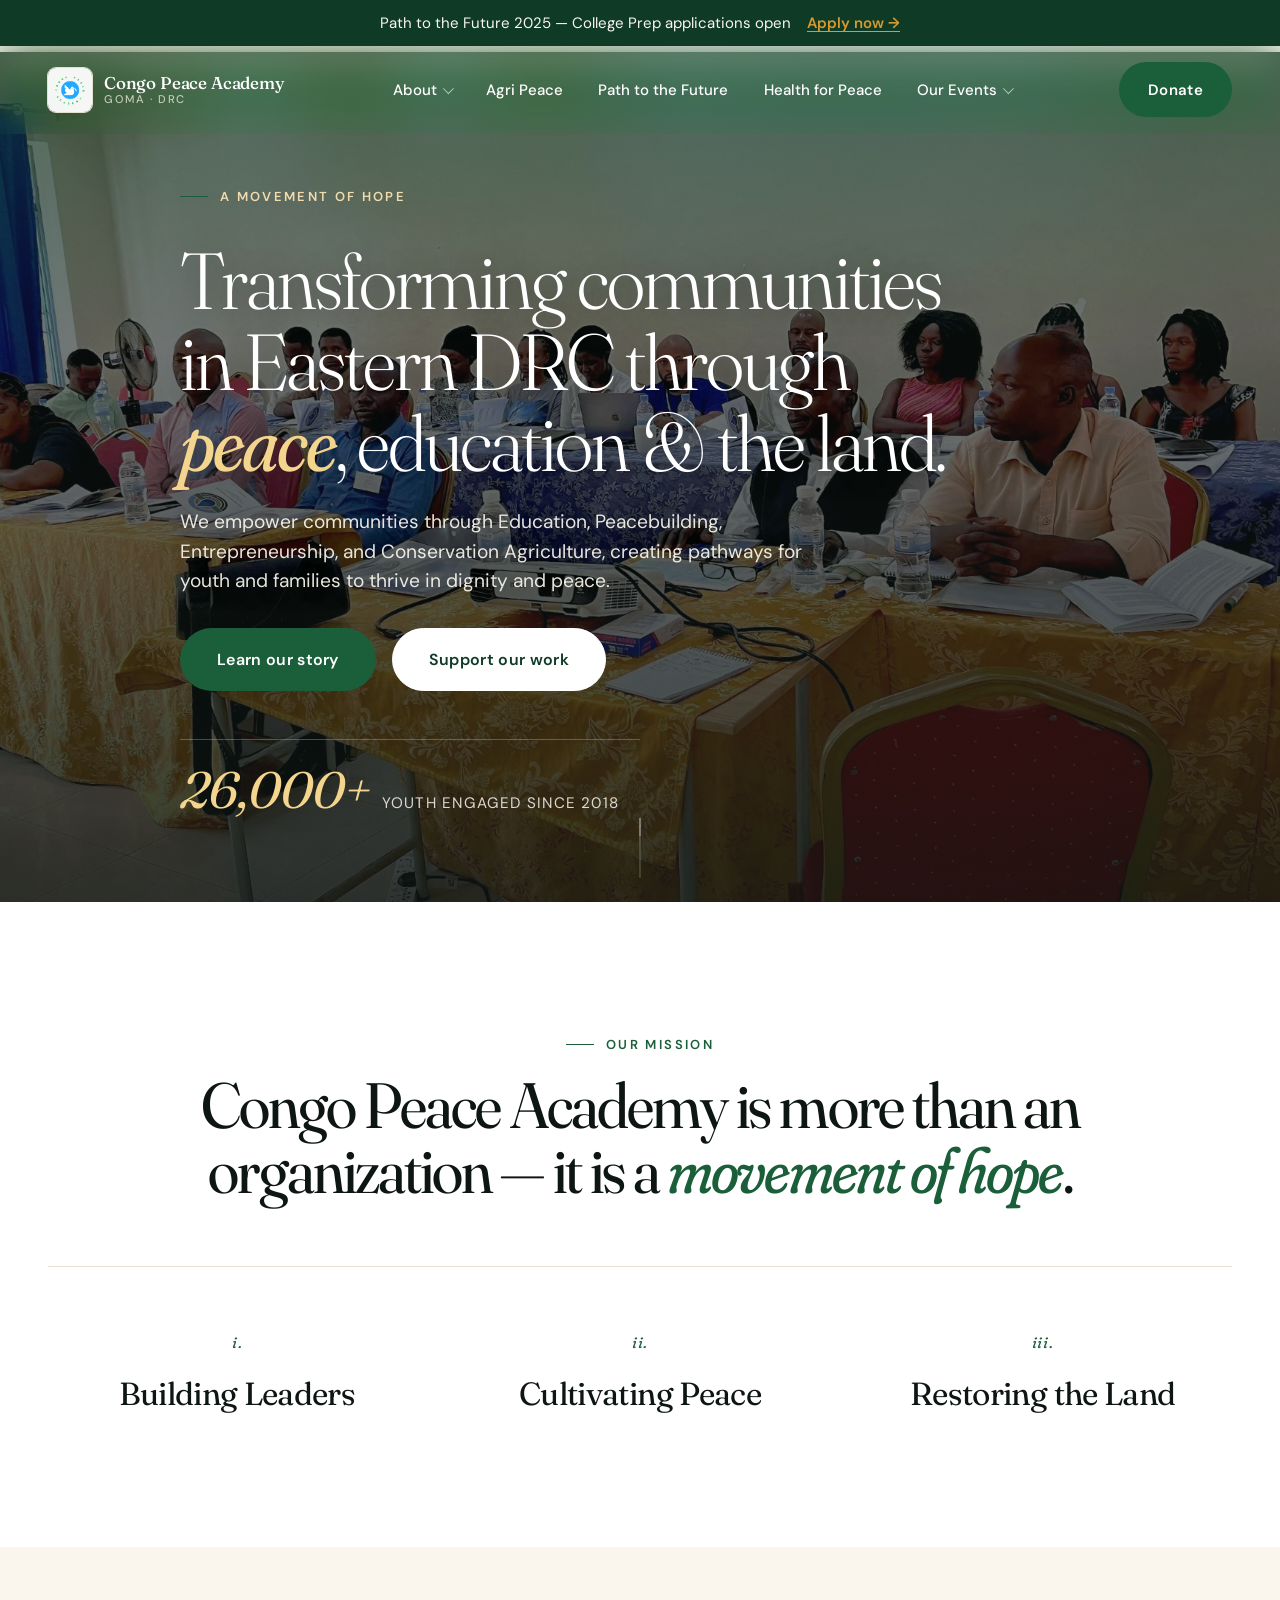
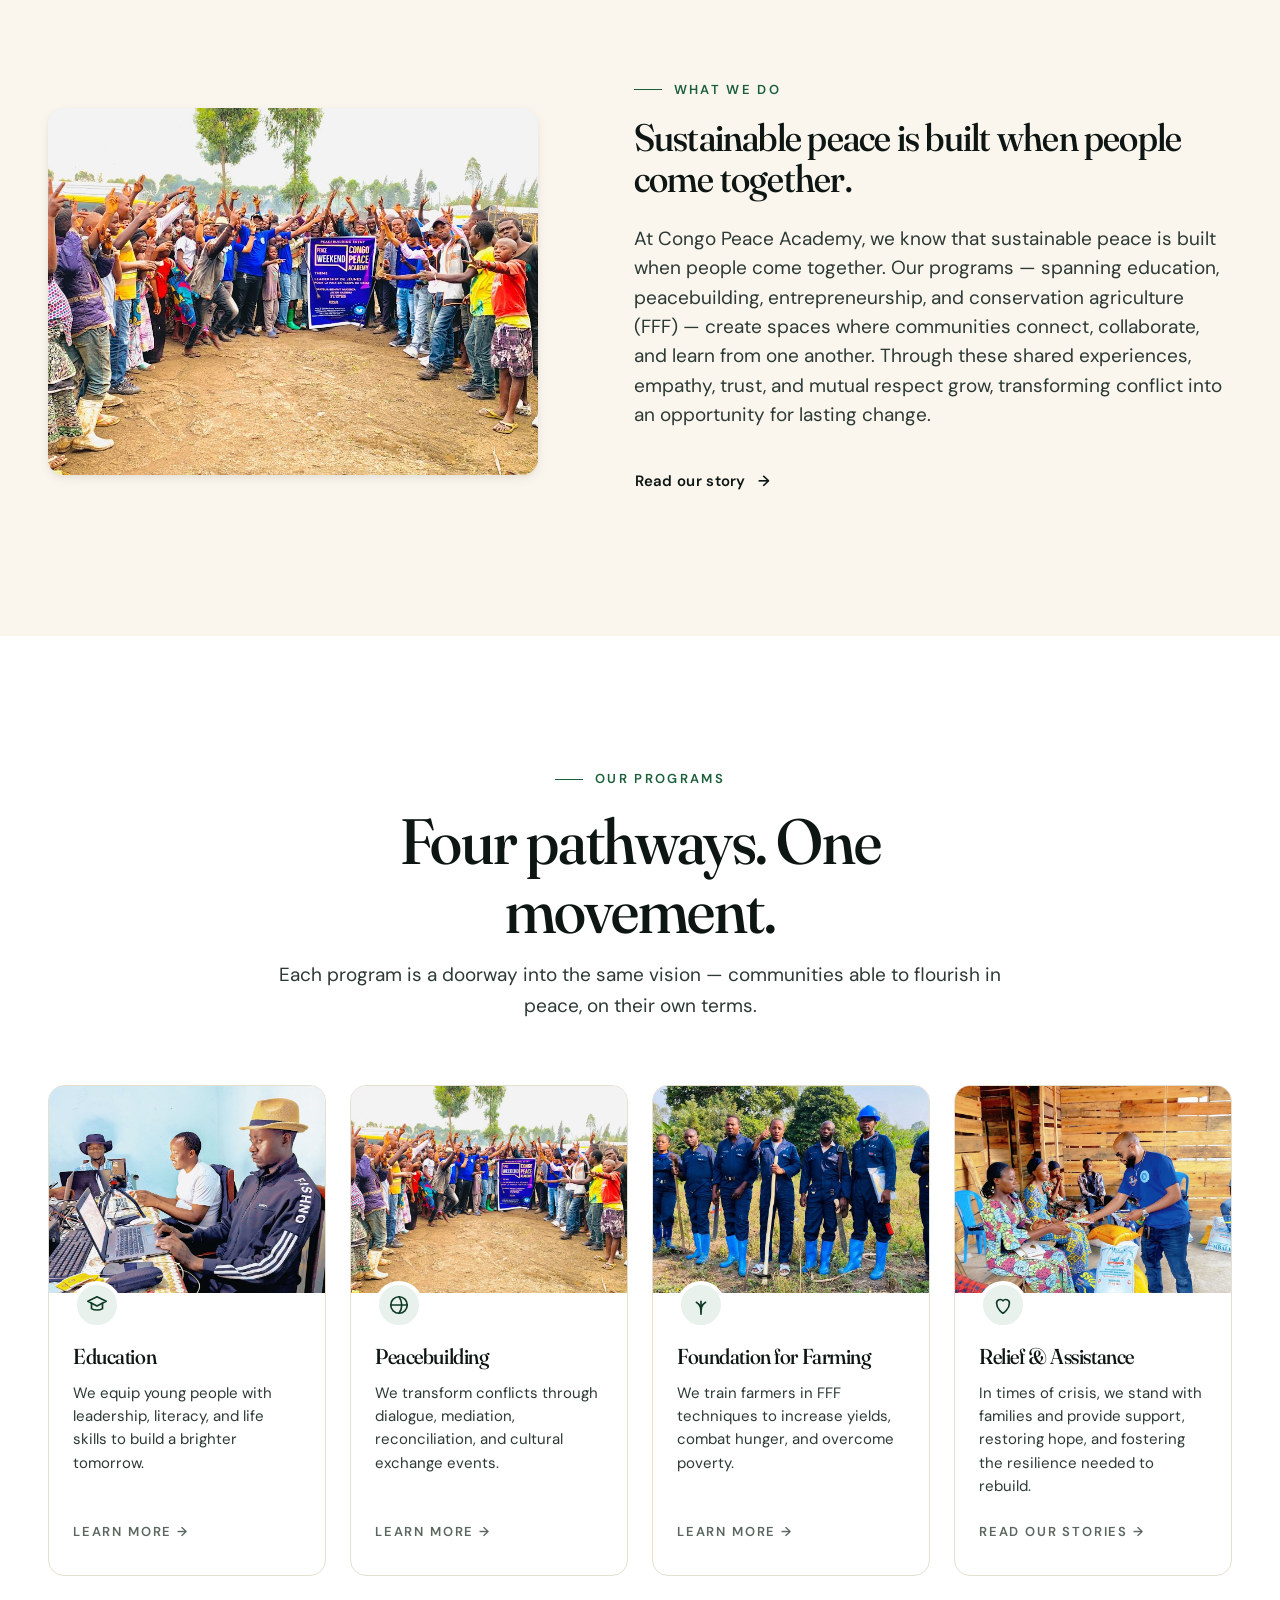
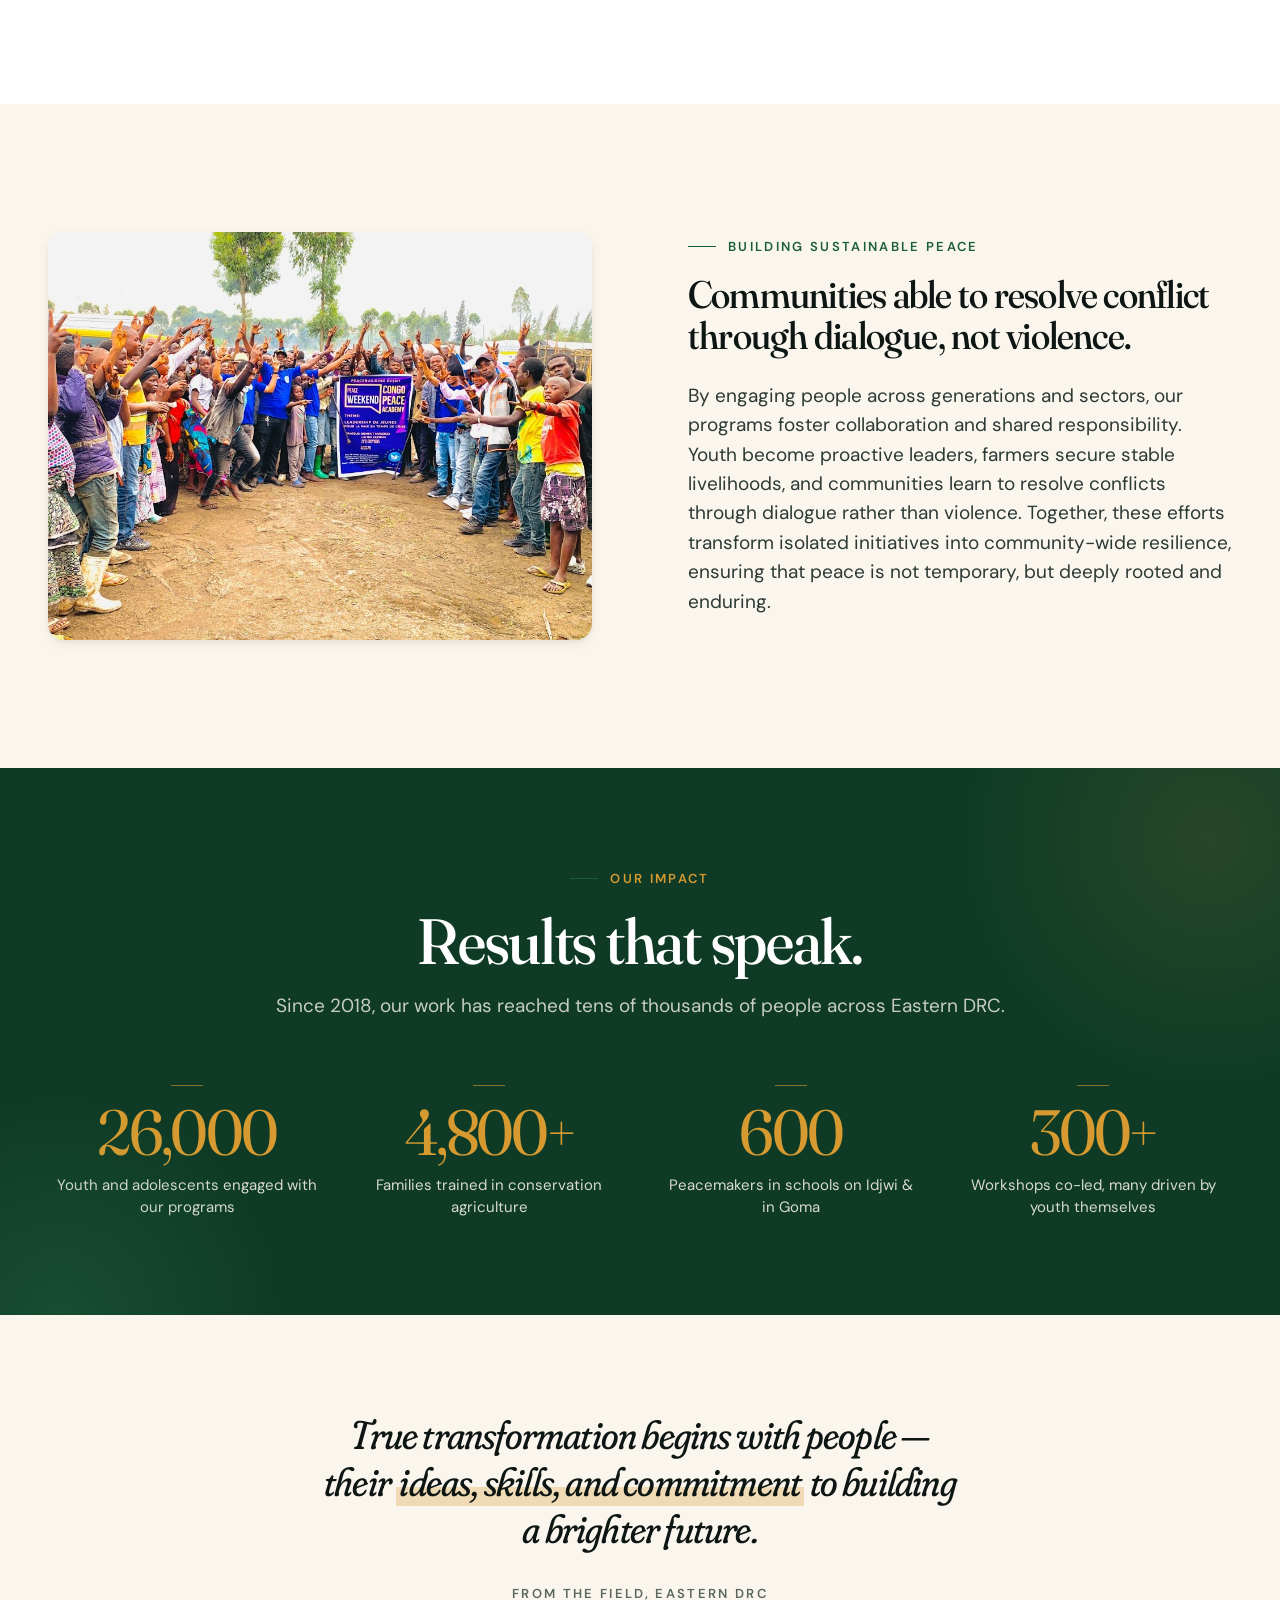
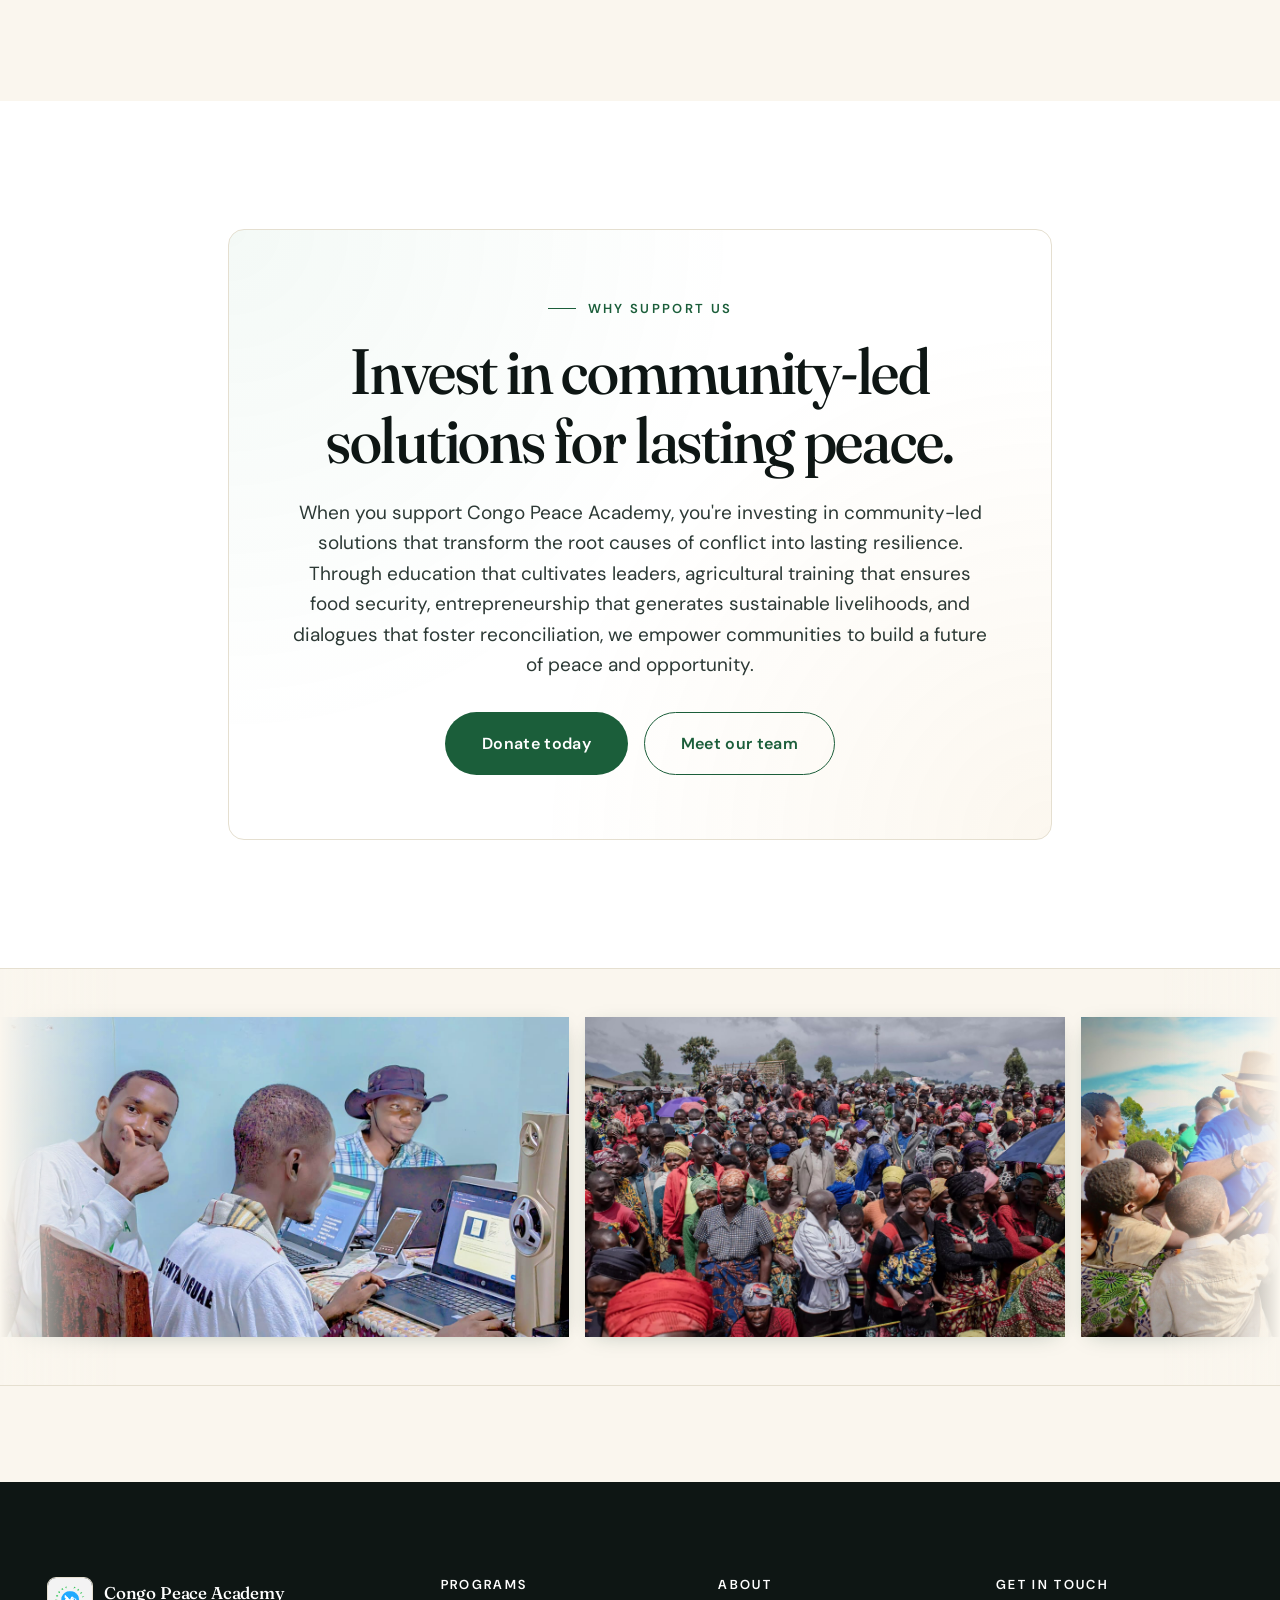
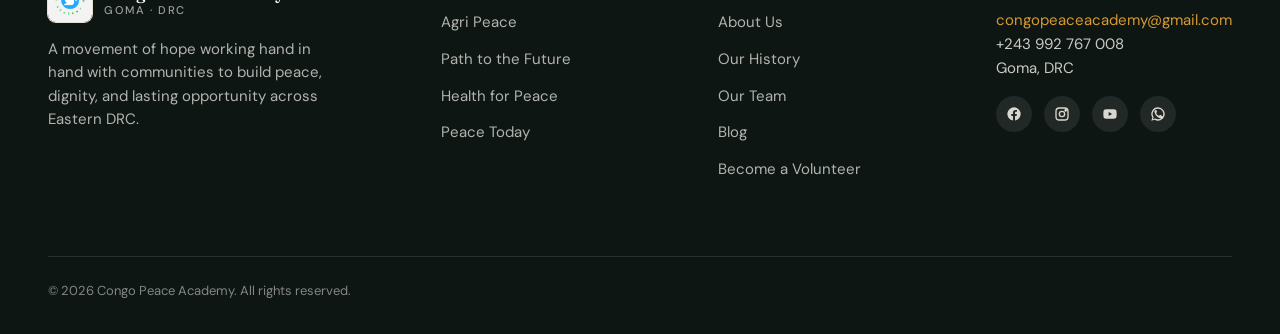
<file: index.html>
<!DOCTYPE html>
<html lang="en">
<head>
  <meta charset="UTF-8" />
  <meta name="viewport" content="width=device-width, initial-scale=1.0" />
  <title>Congo Peace Academy — Education, Peacebuilding, Entrepreneurship & Conservation Agriculture in Eastern DRC</title>
  <meta name="description" content="Congo Peace Academy empowers communities in Eastern DRC through education, peacebuilding, entrepreneurship, and conservation agriculture — creating pathways for youth and families to thrive in dignity and peace." />
  <meta name="theme-color" content="#0F3B26" />

  <meta property="og:title" content="Congo Peace Academy" />
  <meta property="og:description" content="A movement of hope transforming communities in Eastern DRC." />
  <meta property="og:type" content="website" />
  <meta property="og:url" content="https://www.congopeaceacademy.org/" />

  <link rel="preconnect" href="https://fonts.googleapis.com" />
  <link rel="preconnect" href="https://fonts.gstatic.com" crossorigin />
  <link href="https://fonts.googleapis.com/css2?family=Fraunces:ital,opsz,wght,SOFT@0,9..144,300..900,30..100;1,9..144,300..900,30..100&family=DM+Sans:opsz,wght@9..40,400;9..40,500;9..40,600;9..40,700&display=swap" rel="stylesheet" />

  <link rel="stylesheet" href="assets/css/style.css" />
  <link rel="icon" type="image/png" href="assets/images/logo.png" />
</head>
<body class="hero-page">

<a href="#main" class="skip-link">Skip to main content</a>

<!-- Announcement banner -->
<div class="banner">
  <div class="container banner-content">
    <span>Path to the Future 2025 — College Prep applications open</span>
    <a href="path-to-the-future.html">Apply now →</a>
  </div>
</div>

<!-- Header -->
<header class="site-header">
  <div class="container">
    <nav class="nav" aria-label="Primary">
      <a href="index.html" class="brand" aria-label="Congo Peace Academy home">
        <img class="brand-mark-img" src="assets/images/logo.png" alt="Congo Peace Academy" />
        <span class="brand-text">
          Congo Peace Academy
          <span class="brand-text-sub">Goma · DRC</span>
        </span>
      </a>

      <button class="nav-toggle" aria-label="Toggle navigation" aria-expanded="false" aria-controls="nav-list">
        <span class="nav-toggle-bar" aria-hidden="true"></span>
      </button>

      <ul class="nav-list" id="nav-list">
        <li class="nav-item has-sub">
          <a class="nav-link" href="about/index.html" aria-haspopup="true">About</a>
          <ul class="subnav">
            <li><a class="subnav-link" href="about/index.html">About Us</a></li>
            <li><a class="subnav-link" href="about/our-history.html">Our History</a></li>
            <li><a class="subnav-link" href="about/our-team.html">Our Team</a></li>
            <li><a class="subnav-link" href="about/blog.html">Blog</a></li>
      </ul>
        </li>
        <li class="nav-item"><a class="nav-link" href="agri-peace.html">Agri Peace</a></li>
        <li class="nav-item"><a class="nav-link" href="path-to-the-future.html">Path to the Future</a></li>
        <li class="nav-item"><a class="nav-link" href="health-for-peace.html">Health for Peace</a></li>
        <li class="nav-item has-sub">
          <a class="nav-link" href="our-events/index.html" aria-haspopup="true">Our Events</a>
          <ul class="subnav">
            <li><a class="subnav-link" href="our-events/index.html">All Events</a></li>
            <li><a class="subnav-link" href="our-events/peace-today.html">Peace Today</a></li>
            <li><a class="subnav-link" href="our-events/become-volunteers.html">Become Volunteers</a></li>
          </ul>
        </li>
        <li class="nav-donate"><a class="btn btn-primary" href="https://donorbox.org/congo-peace-academy-1-3?default_interval=o" target="_blank" rel="noopener">Donate</a></li>
      </ul>

      <div class="nav-actions">
        <a class="btn btn-primary" href="https://donorbox.org/congo-peace-academy-1-3?default_interval=o" target="_blank" rel="noopener">Donate</a>
      </div>
    </nav>
  </div>
</header>

<main id="main">

  <!-- Hero (cinematic) -->
  <section class="hero-cinematic">
    <div class="hero-bg" aria-hidden="true">
      <div class="hero-bg-image" style="background-image:url('./assets/images/header_background_image.jpg')"></div>
      <iframe class="hero-bg-video"
        src="https://www.youtube.com/embed/MttB6E2pA8Y?autoplay=1&amp;mute=1&amp;loop=1&amp;playlist=MttB6E2pA8Y&amp;controls=0&amp;showinfo=0&amp;modestbranding=1&amp;rel=0&amp;playsinline=1&amp;iv_load_policy=3&amp;disablekb=1"
        title="Congo Peace Academy"
        frameborder="0"
        allow="autoplay; encrypted-media"
        allowfullscreen></iframe>
      <div class="hero-bg-tint"></div>
    </div>
    <div class="container hero-cinematic-inner">
      <span class="eyebrow eyebrow-light reveal">A movement of hope</span>
      <h1 class="hero-cinematic-title reveal">
        Transforming communities in Eastern DRC through <em>peace</em>, education &amp; the land.
      </h1>
      <p class="hero-cinematic-lede reveal">
        We empower communities through Education, Peacebuilding, Entrepreneurship, and Conservation Agriculture, creating pathways for youth and families to thrive in dignity and peace.
      </p>
      <div class="hero-actions reveal">
        <a class="btn btn-primary btn-lg" href="about/our-history.html">Learn our story</a>
        <a class="btn btn-light btn-lg" href="https://donorbox.org/congo-peace-academy-1-3?default_interval=o" target="_blank" rel="noopener">Support our work</a>
      </div>
      <div class="hero-cinematic-stat reveal">
        <span class="hero-cinematic-num">26,000+</span>
        <span class="hero-cinematic-label">youth engaged since 2018</span>
      </div>
    </div>
    <div class="hero-scroll-hint" aria-hidden="true">
      <span></span>
    </div>
  </section>

  <!-- Mission -->
  <section class="mission">
    <div class="container">
      <div class="text-center reveal">
        <span class="eyebrow">Our Mission</span>
      </div>
      <h2 class="mission-statement display text-balance reveal">
        Congo Peace Academy is more than an organization — it is a <em style="font-variation-settings:'opsz' 144,'SOFT' 100;color:var(--green);font-style:italic">movement of hope</em>.
      </h2>

      <div class="pillars">
        <div class="pillar reveal">
          <div class="pillar-num">i.</div>
          <div class="pillar-title">Building Leaders</div>
        </div>
        <div class="pillar reveal">
          <div class="pillar-num">ii.</div>
          <div class="pillar-title">Cultivating Peace</div>
        </div>
        <div class="pillar reveal">
          <div class="pillar-num">iii.</div>
          <div class="pillar-title">Restoring the Land</div>
        </div>
      </div>
    </div>
  </section>

  <!-- What We Do / Strategy split -->
  <section class="bg-cream">
    <div class="container">
      <div class="split split-narrow reveal">
        <div class="split-media">
          <img
            src="./assets/images/peacebuilding_image.jpg"
            alt="Community members in dialogue"
            loading="lazy"
          />
        </div>
        <div class="split-content">
          <span class="eyebrow">What we do</span>
          <h2>Sustainable peace is built when people come together.</h2>
          <p>
            At Congo Peace Academy, we know that sustainable peace is built when people come together. Our programs — spanning education, peacebuilding, entrepreneurship, and conservation agriculture (FFF) — create spaces where communities connect, collaborate, and learn from one another. Through these shared experiences, empathy, trust, and mutual respect grow, transforming conflict into an opportunity for lasting change.
          </p>
          <a class="btn btn-ghost" href="about/our-history.html">Read our story </a>
        </div>
      </div>
    </div>
  </section>

  <!-- Programs -->
  <section class="bg-paper">
    <div class="container">
      <div class="section-header center reveal">
        <span class="eyebrow">Our Programs</span>
        <h2>Four pathways. One movement.</h2>
        <p>Each program is a doorway into the same vision — communities able to flourish in peace, on their own terms.</p>
      </div>

      <div class="programs">
        <a class="program-card reveal" href="path-to-the-future.html">
          <div class="program-media">
            <img
              src="./assets/images/education_image.jpg"
              alt="Education program"
              loading="lazy"
            />
          </div>
          <div class="program-body">
            <div class="program-icon" aria-hidden="true">
              <svg viewBox="0 0 24 24" fill="none" stroke="currentColor" stroke-width="1.8" stroke-linecap="round" stroke-linejoin="round"><path d="M2 8l10-5 10 5-10 5L2 8z"/><path d="M6 10v6c3 2 9 2 12 0v-6"/></svg>
            </div>
            <h3 class="program-title">Education</h3>
            <p class="program-desc">We equip young people with leadership, literacy, and life skills to build a brighter tomorrow.</p>
            <span class="program-arrow">Learn more →</span>
          </div>
        </a>

        <a class="program-card reveal" href="our-events/peace-today.html">
          <div class="program-media">
            <img
              src="./assets/images/peacebuilding_image.jpg"
              alt="Peacebuilding"
              loading="lazy"
            />
          </div>
          <div class="program-body">
            <div class="program-icon" aria-hidden="true">
              <svg viewBox="0 0 24 24" fill="none" stroke="currentColor" stroke-width="1.8" stroke-linecap="round" stroke-linejoin="round"><circle cx="12" cy="12" r="9"/><path d="M12 3a15 15 0 0 1 0 18M3 12h18"/></svg>
            </div>
            <h3 class="program-title">Peacebuilding</h3>
            <p class="program-desc">We transform conflicts through dialogue, mediation, reconciliation, and cultural exchange events.</p>
            <span class="program-arrow">Learn more →</span>
          </div>
        </a>

        <a class="program-card reveal" href="agri-peace.html">
          <div class="program-media">
            <img
              src="./assets/images/foundation-for-farming_image.jpg"
              alt="Conservation agriculture"
              loading="lazy"
            />
          </div>
          <div class="program-body">
            <div class="program-icon" aria-hidden="true">
              <svg viewBox="0 0 24 24" fill="none" stroke="currentColor" stroke-width="1.8" stroke-linecap="round" stroke-linejoin="round"><path d="M12 22c0-6 0-10 5-13M12 22c0-6 0-10-5-13M12 22V8"/></svg>
            </div>
            <h3 class="program-title">Foundation for Farming</h3>
            <p class="program-desc">We train farmers in FFF techniques to increase yields, combat hunger, and overcome poverty.</p>
            <span class="program-arrow">Learn more →</span>
          </div>
        </a>

        <a class="program-card reveal" href="our-events/index.html">
          <div class="program-media">
            <img
              src="./assets/images/relief-and-assistance_image.jpg"
              alt="Relief and assistance"
              loading="lazy"
            />
          </div>
          <div class="program-body">
            <div class="program-icon" aria-hidden="true">
              <svg viewBox="0 0 24 24" fill="none" stroke="currentColor" stroke-width="1.8" stroke-linecap="round" stroke-linejoin="round"><path d="M12 21s-7-4.5-7-11a4 4 0 0 1 7-2.6A4 4 0 0 1 19 10c0 6.5-7 11-7 11z"/></svg>
            </div>
            <h3 class="program-title">Relief &amp; Assistance</h3>
            <p class="program-desc">In times of crisis, we stand with families and provide support, restoring hope, and fostering the resilience needed to rebuild.</p>
            <span class="program-arrow">Read our stories →</span>
          </div>
        </a>
      </div>
    </div>
  </section>

  <!-- Sustainable Peace -->
  <section class="bg-cream">
    <div class="container">
      <div class="split reverse reveal">
        <div class="split-content">
          <span class="eyebrow">Building Sustainable Peace</span>
          <h2>Communities able to resolve conflict through dialogue, not violence.</h2>
          <p>
            By engaging people across generations and sectors, our programs foster collaboration and shared responsibility. Youth become proactive leaders, farmers secure stable livelihoods, and communities learn to resolve conflicts through dialogue rather than violence. Together, these efforts transform isolated initiatives into community-wide resilience, ensuring that peace is not temporary, but deeply rooted and enduring.
          </p>
        </div>
        <div class="split-media">
          <img
            src="./assets/images/peacebuilding_image.jpg"
            alt="Community gathering"
            loading="lazy"
          />
        </div>
      </div>
    </div>
  </section>

  <!-- Stats -->
  <section class="stats-band">
    <div class="container">
      <div class="section-header center reveal">
        <span class="eyebrow" style="color:var(--amber)">Our Impact</span>
        <h2>Results that speak.</h2>
        <p>Since 2018, our work has reached tens of thousands of people across Eastern DRC.</p>
      </div>
      <div class="stats-grid">
        <div class="stat reveal">
          <div class="stat-num">26,000</div>
          <div class="stat-label">Youth and adolescents engaged with our programs</div>
        </div>
        <div class="stat reveal">
          <div class="stat-num">4,800+</div>
          <div class="stat-label">Families trained in conservation agriculture</div>
        </div>
        <div class="stat reveal">
          <div class="stat-num">600</div>
          <div class="stat-label">Peacemakers in schools on Idjwi &amp; in Goma</div>
        </div>
        <div class="stat reveal">
          <div class="stat-num">300+</div>
          <div class="stat-label">Workshops co-led, many driven by youth themselves</div>
        </div>
      </div>
    </div>
  </section>

  <!-- Pull quote -->
  <section class="pullquote">
    <div class="container">
      <p class="pullquote-text reveal">
        True transformation begins with people — their <strong>ideas, skills, and commitment</strong> to building a brighter future.
      </p>
      <span class="pullquote-attribution">From the field, Eastern DRC</span>
    </div>
  </section>

  <!-- Why Support / CTA -->
  <section class="bg-paper">
    <div class="container container-narrow">
      <div class="cta-band reveal">
        <span class="eyebrow">Why support us</span>
        <h2>Invest in community-led solutions for lasting peace.</h2>
        <p>
          When you support Congo Peace Academy, you're investing in community-led solutions that transform the root causes of conflict into lasting resilience. Through education that cultivates leaders, agricultural training that ensures food security, entrepreneurship that generates sustainable livelihoods, and dialogues that foster reconciliation, we empower communities to build a future of peace and opportunity.
        </p>
        <div class="hero-actions" style="justify-content:center">
          <a class="btn btn-primary btn-lg" href="https://donorbox.org/congo-peace-academy-1-3?default_interval=o" target="_blank" rel="noopener">Donate today</a>
          <a class="btn btn-outline btn-lg" href="about/our-team.html">Meet our team</a>
        </div>
      </div>
    </div>
  </section>


  <!-- Scrolling photo strip — community in motion -->
  <section class="photo-strip" aria-label="From the field">
    <div class="strip-track">
      <img src="./assets/images/downloaded/cpa-img-17df3de1d5f7.jpg" alt="" loading="lazy" />
      <img src="./assets/images/downloaded/cpa-img-1d54ae685bed.jpg" alt="" loading="lazy" />
      <img src="./assets/images/downloaded/cpa-img-2389c8c0a875.jpg" alt="" loading="lazy" />
      <img src="./assets/images/downloaded/cpa-img-2aa19f9efe49.jpg" alt="" loading="lazy" />
      <img src="./assets/images/downloaded/cpa-img-2b3c8cedcf0e.jpg" alt="" loading="lazy" />
      <img src="./assets/images/downloaded/cpa-img-2ed5a19dadf6.jpg" alt="" loading="lazy" />
      <img src="./assets/images/downloaded/cpa-img-4044e6635682.jpg" alt="" loading="lazy" />
      <img src="./assets/images/downloaded/cpa-img-5ad875ffe33a.jpg" alt="" loading="lazy" />
      <img src="./assets/images/downloaded/cpa-img-600cec1ce97d.jpg" alt="" loading="lazy" />
      <img src="./assets/images/downloaded/cpa-img-6694644f784e.jpg" alt="" loading="lazy" />
      <img src="./assets/images/downloaded/cpa-img-792b5ae855cd.jpg" alt="" loading="lazy" />
      <img src="./assets/images/downloaded/cpa-img-7a4366b29760.jpg" alt="" loading="lazy" />
      <img src="./assets/images/downloaded/cpa-img-7f447e40acd7.jpg" alt="" loading="lazy" />
      <img src="./assets/images/downloaded/cpa-img-950ea5a1ac90.jpg" alt="" loading="lazy" />
      <img src="./assets/images/downloaded/cpa-img-c6aa559a106a.jpg" alt="" loading="lazy" />
      <img src="./assets/images/downloaded/cpa-img-cc6aeb0f4aa6.jpg" alt="" loading="lazy" />
      <img src="./assets/images/downloaded/cpa-img-d2619e7204d4.jpg" alt="" loading="lazy" />
      <img src="./assets/images/downloaded/cpa-img-d5e7fff95dc9.jpg" alt="" loading="lazy" />
      <img src="./assets/images/downloaded/cpa-img-db128d11e55b.jpg" alt="" loading="lazy" />
      <img src="./assets/images/downloaded/cpa-img-dc9d07a87365.jpg" alt="" loading="lazy" />
      <img src="./assets/images/downloaded/cpa-img-deef6b3eb5fe.jpg" alt="" loading="lazy" />
      <img src="./assets/images/downloaded/cpa-img-ed4d6d06b562.jpg" alt="" loading="lazy" />
      <img src="./assets/images/downloaded/cpa-img-fbff2a217dfe.jpg" alt="" loading="lazy" />
      <img src="./assets/images/downloaded/cpa-img-17df3de1d5f7.jpg" alt="" loading="lazy" />
      <img src="./assets/images/downloaded/cpa-img-1d54ae685bed.jpg" alt="" loading="lazy" />
      <img src="./assets/images/downloaded/cpa-img-2389c8c0a875.jpg" alt="" loading="lazy" />
      <img src="./assets/images/downloaded/cpa-img-2aa19f9efe49.jpg" alt="" loading="lazy" />
      <img src="./assets/images/downloaded/cpa-img-2b3c8cedcf0e.jpg" alt="" loading="lazy" />
      <img src="./assets/images/downloaded/cpa-img-2ed5a19dadf6.jpg" alt="" loading="lazy" />
      <img src="./assets/images/downloaded/cpa-img-4044e6635682.jpg" alt="" loading="lazy" />
      <img src="./assets/images/downloaded/cpa-img-5ad875ffe33a.jpg" alt="" loading="lazy" />
      <img src="./assets/images/downloaded/cpa-img-600cec1ce97d.jpg" alt="" loading="lazy" />
      <img src="./assets/images/downloaded/cpa-img-6694644f784e.jpg" alt="" loading="lazy" />
      <img src="./assets/images/downloaded/cpa-img-792b5ae855cd.jpg" alt="" loading="lazy" />
      <img src="./assets/images/downloaded/cpa-img-7a4366b29760.jpg" alt="" loading="lazy" />
      <img src="./assets/images/downloaded/cpa-img-7f447e40acd7.jpg" alt="" loading="lazy" />
      <img src="./assets/images/downloaded/cpa-img-950ea5a1ac90.jpg" alt="" loading="lazy" />
      <img src="./assets/images/downloaded/cpa-img-c6aa559a106a.jpg" alt="" loading="lazy" />
      <img src="./assets/images/downloaded/cpa-img-cc6aeb0f4aa6.jpg" alt="" loading="lazy" />
      <img src="./assets/images/downloaded/cpa-img-d2619e7204d4.jpg" alt="" loading="lazy" />
      <img src="./assets/images/downloaded/cpa-img-d5e7fff95dc9.jpg" alt="" loading="lazy" />
      <img src="./assets/images/downloaded/cpa-img-db128d11e55b.jpg" alt="" loading="lazy" />
      <img src="./assets/images/downloaded/cpa-img-dc9d07a87365.jpg" alt="" loading="lazy" />
      <img src="./assets/images/downloaded/cpa-img-deef6b3eb5fe.jpg" alt="" loading="lazy" />
      <img src="./assets/images/downloaded/cpa-img-ed4d6d06b562.jpg" alt="" loading="lazy" />
      <img src="./assets/images/downloaded/cpa-img-fbff2a217dfe.jpg" alt="" loading="lazy" />
    </div>
  </section>

</main>

<!-- Footer -->
<footer class="site-footer">
  <div class="container">
    <div class="footer-grid">
      <div class="footer-brand">
        <div class="brand" style="color:var(--paper)">
          <img class="brand-mark-img" src="assets/images/logo.png" alt="Congo Peace Academy" />
          <span class="brand-text">
            Congo Peace Academy
            <span class="brand-text-sub" style="color:rgba(250,246,238,0.6)">Goma · DRC</span>
          </span>
        </div>
        <p>A movement of hope working hand in hand with communities to build peace, dignity, and lasting opportunity across Eastern DRC.</p>
      </div>

      <div>
        <h4>Programs</h4>
        <ul class="footer-list">
          <li><a href="agri-peace.html">Agri Peace</a></li>
          <li><a href="path-to-the-future.html">Path to the Future</a></li>
          <li><a href="health-for-peace.html">Health for Peace</a></li>
          <li><a href="our-events/peace-today.html">Peace Today</a></li>
        </ul>
      </div>

      <div>
        <h4>About</h4>
        <ul class="footer-list">
          <li><a href="about/index.html">About Us</a></li>
          <li><a href="about/our-history.html">Our History</a></li>
          <li><a href="about/our-team.html">Our Team</a></li>
          <li><a href="about/blog.html">Blog</a></li>
          <li><a href="our-events/become-volunteers.html">Become a Volunteer</a></li>
        </ul>
      </div>

      <div>
        <h4>Get in touch</h4>
        <div class="footer-contact">
          <p style="color:rgba(250,246,238,0.8);max-width:none;margin-bottom:1rem">
            <a href="mailto:congopeaceacademy@gmail.com">congopeaceacademy@gmail.com</a><br />
            +243 992 767 008<br />
            Goma, DRC
          </p>
        </div>
        <div class="socials">
          <a href="https://web.facebook.com/congopeaceacademy" target="_blank" rel="noopener" aria-label="Facebook">
            <svg viewBox="0 0 24 24" fill="currentColor"><path d="M22 12a10 10 0 1 0-11.56 9.88v-6.99H7.9V12h2.54V9.8c0-2.51 1.49-3.89 3.78-3.89 1.09 0 2.24.2 2.24.2v2.46h-1.26c-1.24 0-1.63.77-1.63 1.56V12h2.77l-.44 2.89h-2.33v6.99A10 10 0 0 0 22 12z"/></svg>
          </a>
          <a href="https://www.instagram.com/congopeaceacademy/" target="_blank" rel="noopener" aria-label="Instagram">
            <svg viewBox="0 0 24 24" fill="none" stroke="currentColor" stroke-width="2"><rect x="3" y="3" width="18" height="18" rx="5"/><circle cx="12" cy="12" r="4"/><circle cx="17.5" cy="6.5" r="1" fill="currentColor"/></svg>
          </a>
          <a href="https://youtu.be/6_g-ZvBbn6o" target="_blank" rel="noopener" aria-label="YouTube">
            <svg viewBox="0 0 24 24" fill="currentColor"><path d="M21.58 7.19a2.5 2.5 0 0 0-1.76-1.77C18.25 5 12 5 12 5s-6.25 0-7.82.42A2.5 2.5 0 0 0 2.42 7.2 26.06 26.06 0 0 0 2 12a26.06 26.06 0 0 0 .42 4.81 2.5 2.5 0 0 0 1.76 1.77C5.75 19 12 19 12 19s6.25 0 7.82-.42a2.5 2.5 0 0 0 1.76-1.77A26.06 26.06 0 0 0 22 12a26.06 26.06 0 0 0-.42-4.81zM10 15.02V8.98L15.2 12 10 15.02z"/></svg>
          </a>
          <a href="https://chat.whatsapp.com/JzBHcnJe77zBzk28pUauEM" target="_blank" rel="noopener" aria-label="WhatsApp">
            <svg viewBox="0 0 24 24" fill="currentColor"><path d="M17.5 14.4l-2-1c-.3-.1-.5-.1-.7.1l-.9 1.1c-.2.2-.4.3-.7.1a8 8 0 0 1-3.9-3.9c-.2-.3-.1-.5.1-.7l1.1-.9c.2-.2.2-.4.1-.7l-1-2c-.1-.3-.5-.5-.8-.4l-1.8.6c-.3.1-.5.4-.5.7.1 3 1.5 5.8 3.7 8 2.2 2.2 5 3.6 8 3.7.3 0 .6-.2.7-.5l.6-1.8c.1-.3-.1-.7-.4-.8z"/><path d="M12 2A10 10 0 0 0 3.5 17.3L2 22l4.8-1.5A10 10 0 1 0 12 2zm0 18a8 8 0 0 1-4.1-1.1l-.3-.2-3.1 1 1-3-.2-.3A8 8 0 1 1 12 20z"/></svg>
          </a>
        </div>
      </div>
    </div>

    <div class="footer-bottom">
      <span>© 2026 Congo Peace Academy. All rights reserved.</span>
    </div>
  </div>
</footer>

<script src="assets/js/main.js"></script>
</body>
</html>
</file>
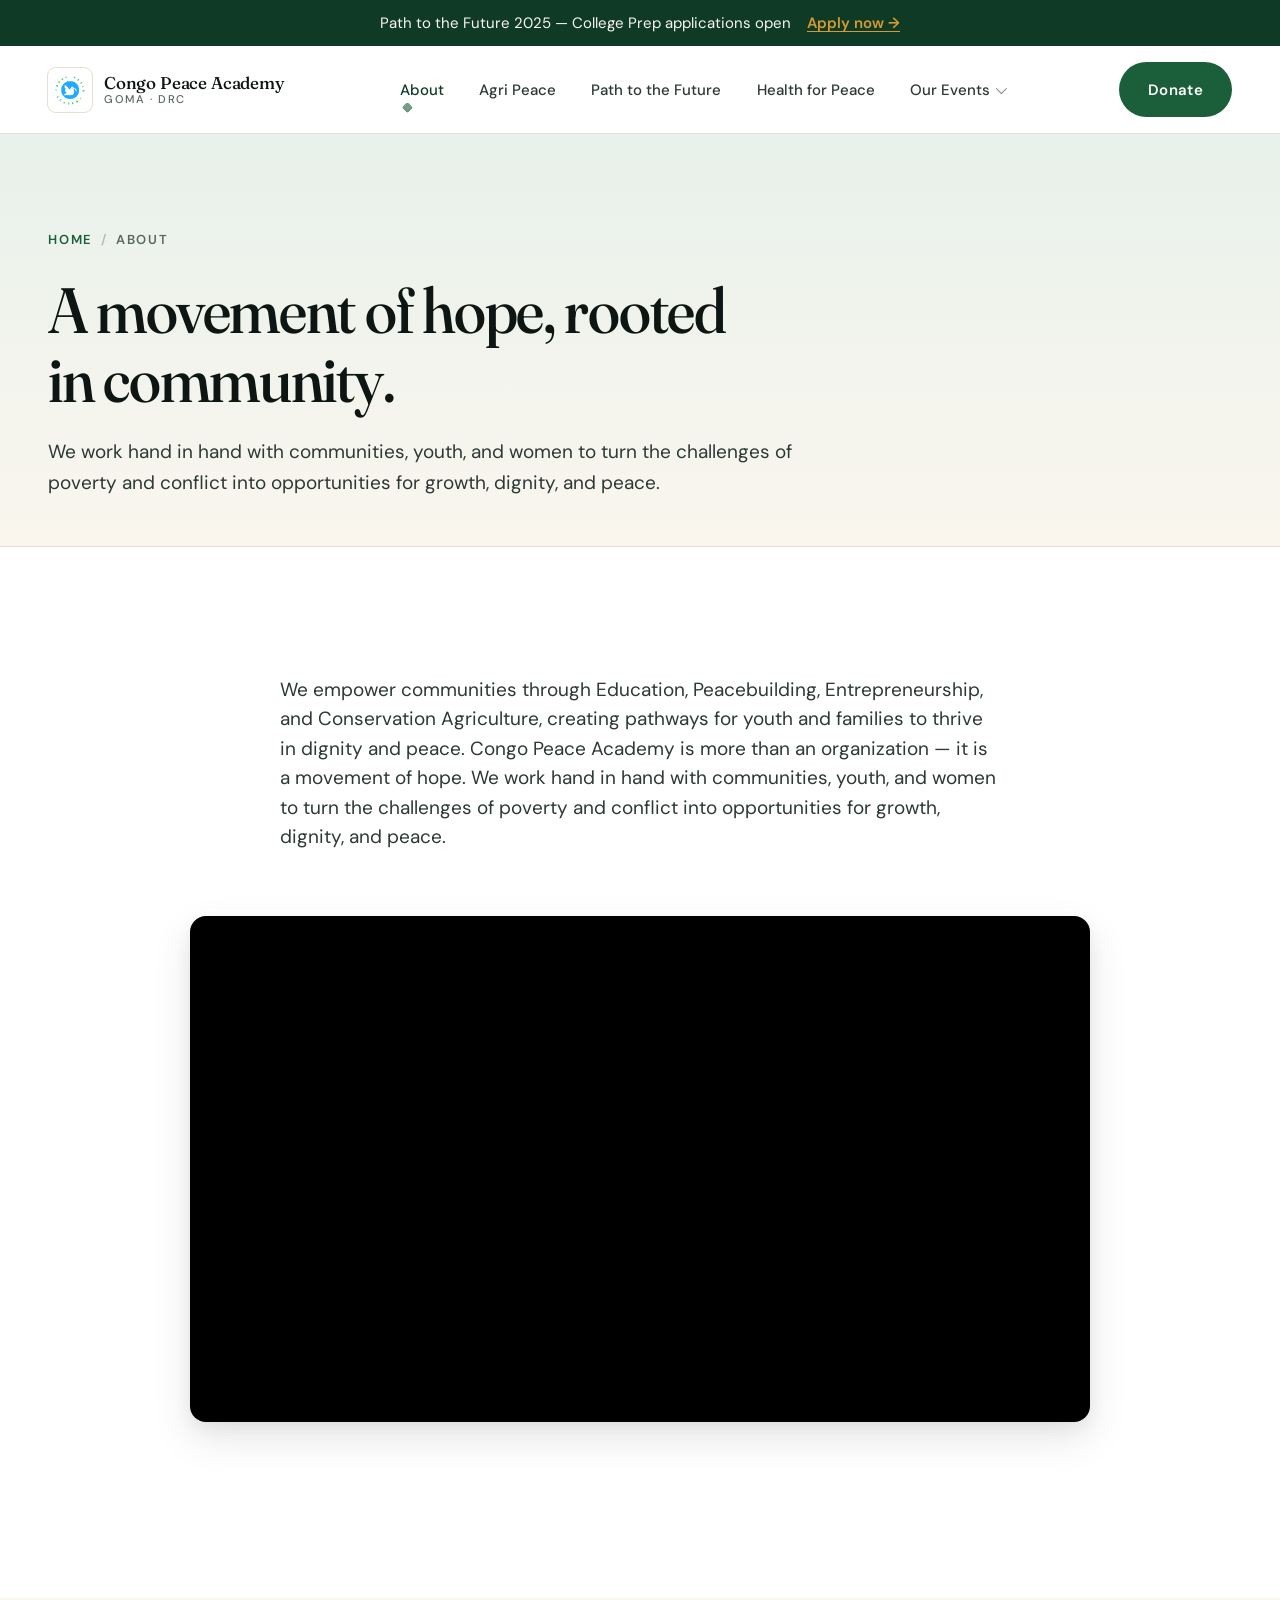
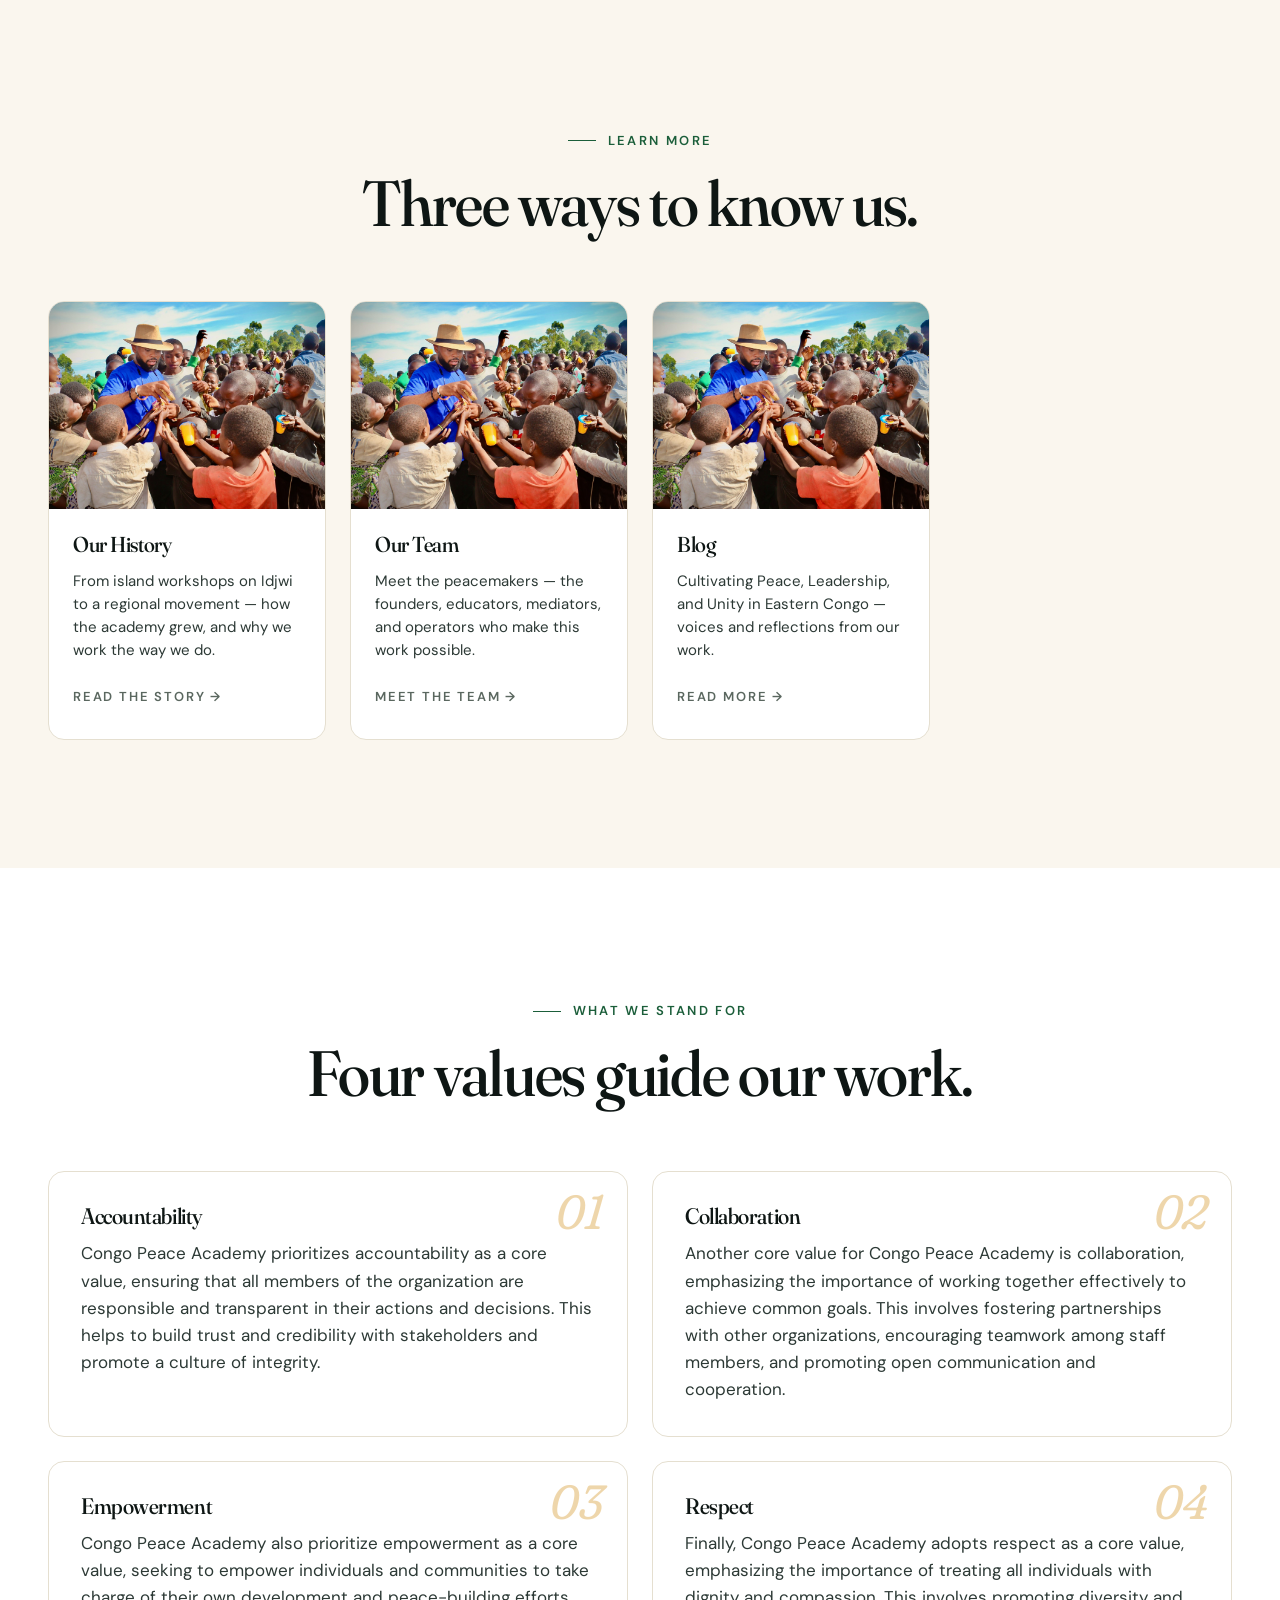
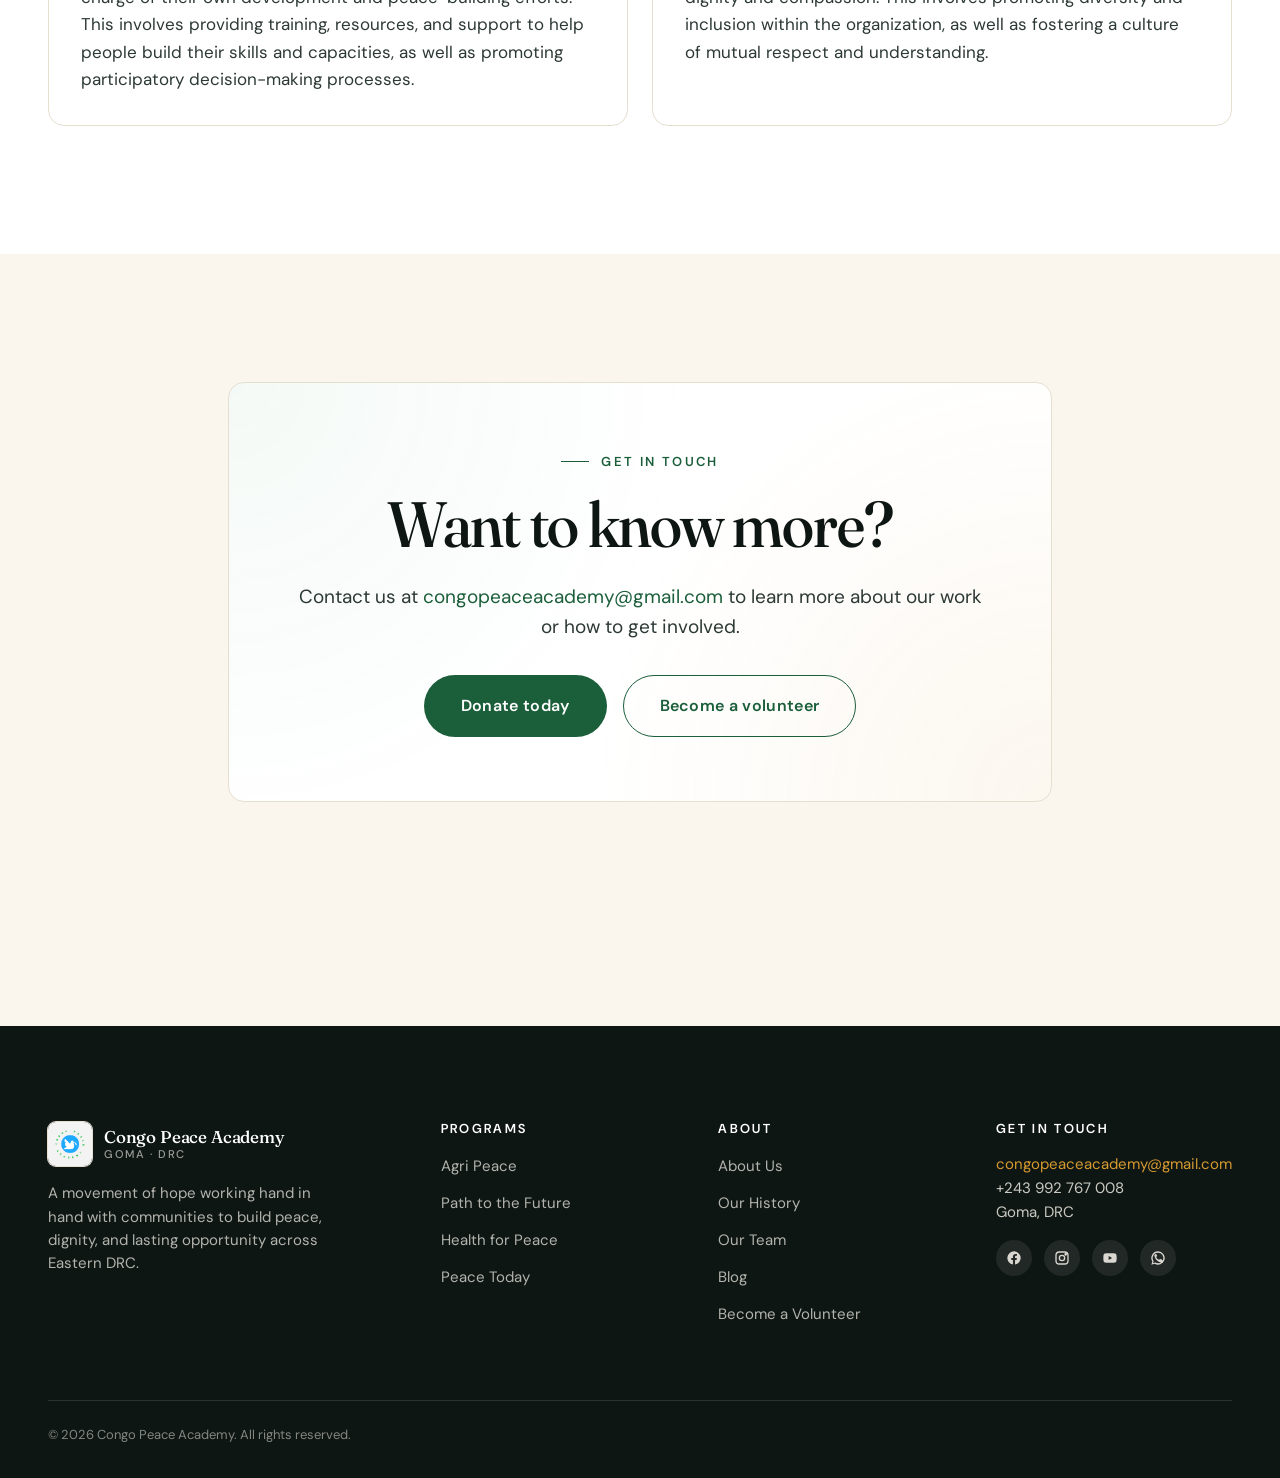
<file: about/index.html>
<!DOCTYPE html>
<html lang="en">
<head>
  <meta charset="UTF-8" />
  <meta name="viewport" content="width=device-width, initial-scale=1.0" />
  <title>About — Congo Peace Academy</title>
  <meta name="description" content="Who we are: a movement of hope working hand in hand with communities in Eastern DRC." />
  <meta name="theme-color" content="#0F3B26" />

  <link rel="preconnect" href="https://fonts.googleapis.com" />
  <link rel="preconnect" href="https://fonts.gstatic.com" crossorigin />
  <link href="https://fonts.googleapis.com/css2?family=Fraunces:ital,opsz,wght,SOFT@0,9..144,300..900,30..100;1,9..144,300..900,30..100&family=DM+Sans:opsz,wght@9..40,400;9..40,500;9..40,600;9..40,700&display=swap" rel="stylesheet" />

  <link rel="stylesheet" href="../assets/css/style.css" />
  <link rel="icon" type="image/png" href="../assets/images/logo.png" />
</head>
<body>

<a href="#main" class="skip-link">Skip to main content</a>

<div class="banner">
  <div class="container banner-content">
    <span>Path to the Future 2025 — College Prep applications open</span>
    <a href="../path-to-the-future.html">Apply now →</a>
  </div>
</div>

<header class="site-header">
  <div class="container">
    <nav class="nav" aria-label="Primary">
      <a href="../index.html" class="brand" aria-label="Congo Peace Academy home">
        <img class="brand-mark-img" src="../assets/images/logo.png" alt="Congo Peace Academy" />
        <span class="brand-text">
          Congo Peace Academy
          <span class="brand-text-sub">Goma · DRC</span>
        </span>
      </a>

      <button class="nav-toggle" aria-label="Toggle navigation" aria-expanded="false" aria-controls="nav-list">
        <span class="nav-toggle-bar" aria-hidden="true"></span>
      </button>

      <ul class="nav-list" id="nav-list">
        <li class="nav-item has-sub">
          <a class="nav-link" href="index.html" aria-haspopup="true" aria-current="page">About</a>
          <ul class="subnav">
            <li><a class="subnav-link" href="index.html">About Us</a></li>
            <li><a class="subnav-link" href="our-history.html">Our History</a></li>
            <li><a class="subnav-link" href="our-team.html">Our Team</a></li>
            <li><a class="subnav-link" href="blog.html">Blog</a></li>
      </ul>
        </li>
        <li class="nav-item"><a class="nav-link" href="../agri-peace.html">Agri Peace</a></li>
        <li class="nav-item"><a class="nav-link" href="../path-to-the-future.html">Path to the Future</a></li>
        <li class="nav-item"><a class="nav-link" href="../health-for-peace.html">Health for Peace</a></li>
        <li class="nav-item has-sub">
          <a class="nav-link" href="../our-events/index.html" aria-haspopup="true">Our Events</a>
          <ul class="subnav">
            <li><a class="subnav-link" href="../our-events/index.html">All Events</a></li>
            <li><a class="subnav-link" href="../our-events/peace-today.html">Peace Today</a></li>
            <li><a class="subnav-link" href="../our-events/become-volunteers.html">Become Volunteers</a></li>
          </ul>
        </li>
        <li class="nav-donate"><a class="btn btn-primary" href="https://donorbox.org/congo-peace-academy-1-3?default_interval=o" target="_blank" rel="noopener">Donate</a></li>
      </ul>

      <div class="nav-actions">
        <a class="btn btn-primary" href="https://donorbox.org/congo-peace-academy-1-3?default_interval=o" target="_blank" rel="noopener">Donate</a>
      </div>
    </nav>
  </div>
</header>

<main id="main">

  <section class="page-hero">
    <div class="container">
      <div class="breadcrumb reveal">
        <a href="../index.html">Home</a><span class="breadcrumb-sep">/</span><span>About</span>
      </div>
      <h1 class="reveal">A movement of hope, rooted in community.</h1>
      <p class="reveal">We work hand in hand with communities, youth, and women to turn the challenges of poverty and conflict into opportunities for growth, dignity, and peace.</p>
    </div>
  </section>

  <section class="bg-paper">
    <div class="container">
      <div class="container-text">
        <p class="lede reveal">
          We empower communities through Education, Peacebuilding, Entrepreneurship, and Conservation Agriculture, creating pathways for youth and families to thrive in dignity and peace. Congo Peace Academy is more than an organization — it is a movement of hope. We work hand in hand with communities, youth, and women to turn the challenges of poverty and conflict into opportunities for growth, dignity, and peace.
        </p>
      </div>

      <div class="video-frame reveal" style="margin-top:var(--space-8)">
        <iframe
          src="https://www.youtube.com/embed/MttB6E2pA8Y"
          title="Congo Peace Academy"
          allow="accelerometer; autoplay; clipboard-write; encrypted-media; gyroscope; picture-in-picture"
          allowfullscreen
          loading="lazy"></iframe>
      </div>
    </div>
  </section>

  <!-- About sub-page cards -->
  <section class="bg-cream">
    <div class="container">
      <div class="section-header center reveal">
        <span class="eyebrow">Learn more</span>
        <h2>Three ways to know us.</h2>
      </div>

      <div class="programs">
        <a class="program-card reveal" href="our-history.html">
          <div class="program-media">
            <img src="../assets/images/downloaded/cpa-img-2389c8c0a875.jpg" alt="Our history" loading="lazy" />
          </div>
          <div class="program-body">
            <h3 class="program-title">Our History</h3>
            <p class="program-desc">From island workshops on Idjwi to a regional movement — how the academy grew, and why we work the way we do.</p>
            <span class="program-arrow">Read the story →</span>
          </div>
        </a>

        <a class="program-card reveal" href="our-team.html">
          <div class="program-media">
            <img src="../assets/images/downloaded/cpa-img-2389c8c0a875.jpg" alt="Our team" loading="lazy" />
          </div>
          <div class="program-body">
            <h3 class="program-title">Our Team</h3>
            <p class="program-desc">Meet the peacemakers — the founders, educators, mediators, and operators who make this work possible.</p>
            <span class="program-arrow">Meet the team →</span>
          </div>
        </a>

        <a class="program-card reveal" href="blog.html">
          <div class="program-media">
            <img src="../assets/images/downloaded/cpa-img-2389c8c0a875.jpg" alt="Blog" loading="lazy" />
          </div>
          <div class="program-body">
            <h3 class="program-title">Blog</h3>
            <p class="program-desc">Cultivating Peace, Leadership, and Unity in Eastern Congo — voices and reflections from our work.</p>
            <span class="program-arrow">Read more →</span>
          </div>
        </a>
      </div>
    </div>
  </section>

  <!-- Values -->
  <section class="bg-paper">
    <div class="container">
      <div class="section-header center reveal">
        <span class="eyebrow">What we stand for</span>
        <h2>Four values guide our work.</h2>
      </div>

      <div class="values">
        <div class="value-card reveal">
          <div class="value-num">01</div>
          <h3 class="value-title">Accountability</h3>
          <p>Congo Peace Academy prioritizes accountability as a core value, ensuring that all members of the organization are responsible and transparent in their actions and decisions. This helps to build trust and credibility with stakeholders and promote a culture of integrity.</p>
        </div>
        <div class="value-card reveal">
          <div class="value-num">02</div>
          <h3 class="value-title">Collaboration</h3>
          <p>Another core value for Congo Peace Academy is collaboration, emphasizing the importance of working together effectively to achieve common goals. This involves fostering partnerships with other organizations, encouraging teamwork among staff members, and promoting open communication and cooperation.</p>
        </div>
        <div class="value-card reveal">
          <div class="value-num">03</div>
          <h3 class="value-title">Empowerment</h3>
          <p>Congo Peace Academy also prioritize empowerment as a core value, seeking to empower individuals and communities to take charge of their own development and peace-building efforts. This involves providing training, resources, and support to help people build their skills and capacities, as well as promoting participatory decision-making processes.</p>
        </div>
        <div class="value-card reveal">
          <div class="value-num">04</div>
          <h3 class="value-title">Respect</h3>
          <p>Finally, Congo Peace Academy adopts respect as a core value, emphasizing the importance of treating all individuals with dignity and compassion. This involves promoting diversity and inclusion within the organization, as well as fostering a culture of mutual respect and understanding.</p>
        </div>
      </div>
    </div>
  </section>

  <section class="bg-cream">
    <div class="container container-narrow">
      <div class="cta-band reveal">
        <span class="eyebrow">Get in touch</span>
        <h2>Want to know more?</h2>
        <p>Contact us at <a href="mailto:congopeaceacademy@gmail.com">congopeaceacademy@gmail.com</a> to learn more about our work or how to get involved.</p>
        <div class="hero-actions" style="justify-content:center">
          <a class="btn btn-primary btn-lg" href="https://donorbox.org/congo-peace-academy-1-3?default_interval=o" target="_blank" rel="noopener">Donate today</a>
          <a class="btn btn-outline btn-lg" href="../our-events/become-volunteers.html">Become a volunteer</a>
        </div>
      </div>
    </div>
  </section>

</main>

<footer class="site-footer">
  <div class="container">
    <div class="footer-grid">
      <div class="footer-brand">
        <div class="brand" style="color:var(--paper)">
          <img class="brand-mark-img" src="../assets/images/logo.png" alt="Congo Peace Academy" />
          <span class="brand-text">
            Congo Peace Academy
            <span class="brand-text-sub" style="color:rgba(250,246,238,0.6)">Goma · DRC</span>
          </span>
        </div>
        <p>A movement of hope working hand in hand with communities to build peace, dignity, and lasting opportunity across Eastern DRC.</p>
      </div>
      <div>
        <h4>Programs</h4>
        <ul class="footer-list">
          <li><a href="../agri-peace.html">Agri Peace</a></li>
          <li><a href="../path-to-the-future.html">Path to the Future</a></li>
          <li><a href="../health-for-peace.html">Health for Peace</a></li>
          <li><a href="../our-events/peace-today.html">Peace Today</a></li>
        </ul>
      </div>
      <div>
        <h4>About</h4>
        <ul class="footer-list">
          <li><a href="index.html">About Us</a></li>
          <li><a href="our-history.html">Our History</a></li>
          <li><a href="our-team.html">Our Team</a></li>
          <li><a href="blog.html">Blog</a></li>
          <li><a href="../our-events/become-volunteers.html">Become a Volunteer</a></li>
        </ul>
      </div>
      <div>
        <h4>Get in touch</h4>
        <div class="footer-contact">
          <p style="color:rgba(250,246,238,0.8);max-width:none;margin-bottom:1rem">
            <a href="mailto:congopeaceacademy@gmail.com">congopeaceacademy@gmail.com</a><br />
            +243 992 767 008<br />
            Goma, DRC
          </p>
        </div>
        <div class="socials">
          <a href="https://web.facebook.com/congopeaceacademy" target="_blank" rel="noopener" aria-label="Facebook"><svg viewBox="0 0 24 24" fill="currentColor"><path d="M22 12a10 10 0 1 0-11.56 9.88v-6.99H7.9V12h2.54V9.8c0-2.51 1.49-3.89 3.78-3.89 1.09 0 2.24.2 2.24.2v2.46h-1.26c-1.24 0-1.63.77-1.63 1.56V12h2.77l-.44 2.89h-2.33v6.99A10 10 0 0 0 22 12z"/></svg></a>
          <a href="https://www.instagram.com/congopeaceacademy/" target="_blank" rel="noopener" aria-label="Instagram"><svg viewBox="0 0 24 24" fill="none" stroke="currentColor" stroke-width="2"><rect x="3" y="3" width="18" height="18" rx="5"/><circle cx="12" cy="12" r="4"/><circle cx="17.5" cy="6.5" r="1" fill="currentColor"/></svg></a>
          <a href="https://youtu.be/6_g-ZvBbn6o" target="_blank" rel="noopener" aria-label="YouTube"><svg viewBox="0 0 24 24" fill="currentColor"><path d="M21.58 7.19a2.5 2.5 0 0 0-1.76-1.77C18.25 5 12 5 12 5s-6.25 0-7.82.42A2.5 2.5 0 0 0 2.42 7.2 26.06 26.06 0 0 0 2 12a26.06 26.06 0 0 0 .42 4.81 2.5 2.5 0 0 0 1.76 1.77C5.75 19 12 19 12 19s6.25 0 7.82-.42a2.5 2.5 0 0 0 1.76-1.77A26.06 26.06 0 0 0 22 12a26.06 26.06 0 0 0-.42-4.81zM10 15.02V8.98L15.2 12 10 15.02z"/></svg></a>
          <a href="https://chat.whatsapp.com/JzBHcnJe77zBzk28pUauEM" target="_blank" rel="noopener" aria-label="WhatsApp"><svg viewBox="0 0 24 24" fill="currentColor"><path d="M17.5 14.4l-2-1c-.3-.1-.5-.1-.7.1l-.9 1.1c-.2.2-.4.3-.7.1a8 8 0 0 1-3.9-3.9c-.2-.3-.1-.5.1-.7l1.1-.9c.2-.2.2-.4.1-.7l-1-2c-.1-.3-.5-.5-.8-.4l-1.8.6c-.3.1-.5.4-.5.7.1 3 1.5 5.8 3.7 8 2.2 2.2 5 3.6 8 3.7.3 0 .6-.2.7-.5l.6-1.8c.1-.3-.1-.7-.4-.8z"/><path d="M12 2A10 10 0 0 0 3.5 17.3L2 22l4.8-1.5A10 10 0 1 0 12 2zm0 18a8 8 0 0 1-4.1-1.1l-.3-.2-3.1 1 1-3-.2-.3A8 8 0 1 1 12 20z"/></svg></a>
        </div>
      </div>
    </div>
    <div class="footer-bottom">
      <span>© 2026 Congo Peace Academy. All rights reserved.</span>
    </div>
  </div>
</footer>

<script src="../assets/js/main.js"></script>
</body>
</html>
</file>
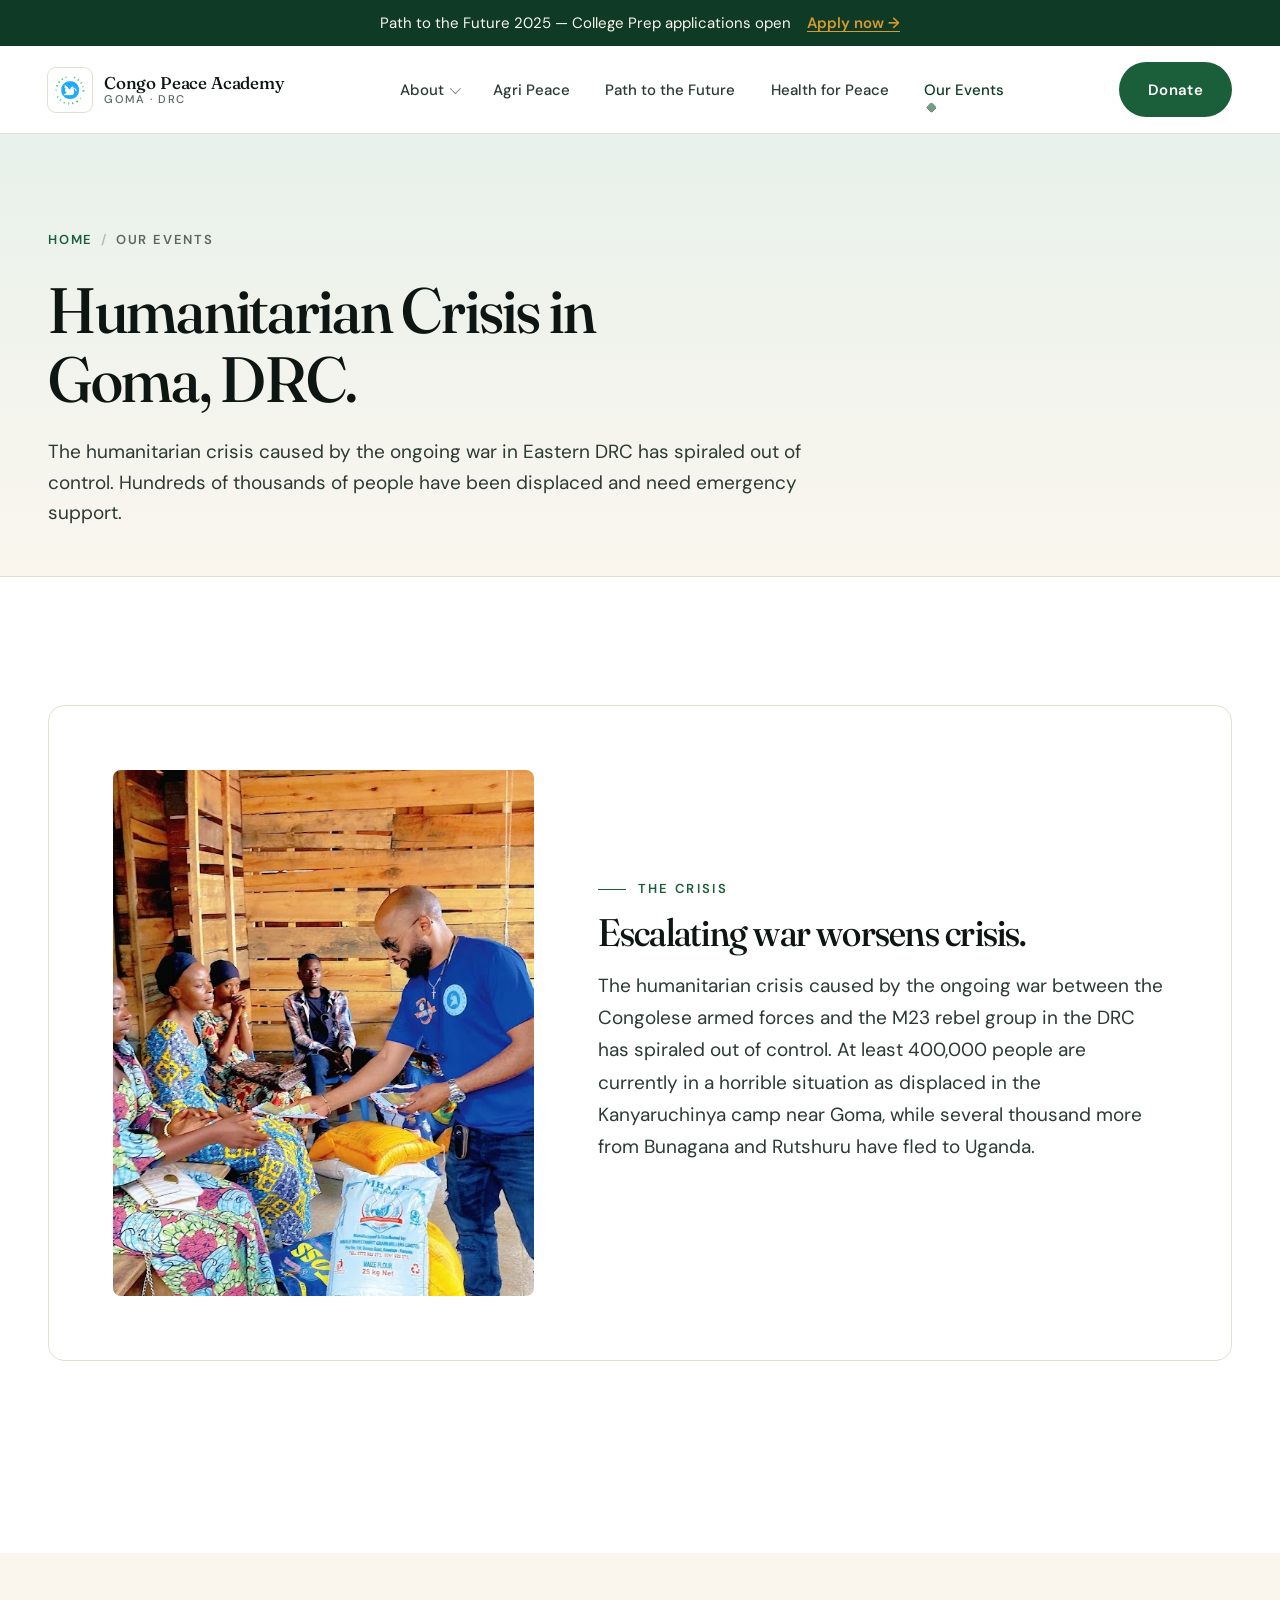
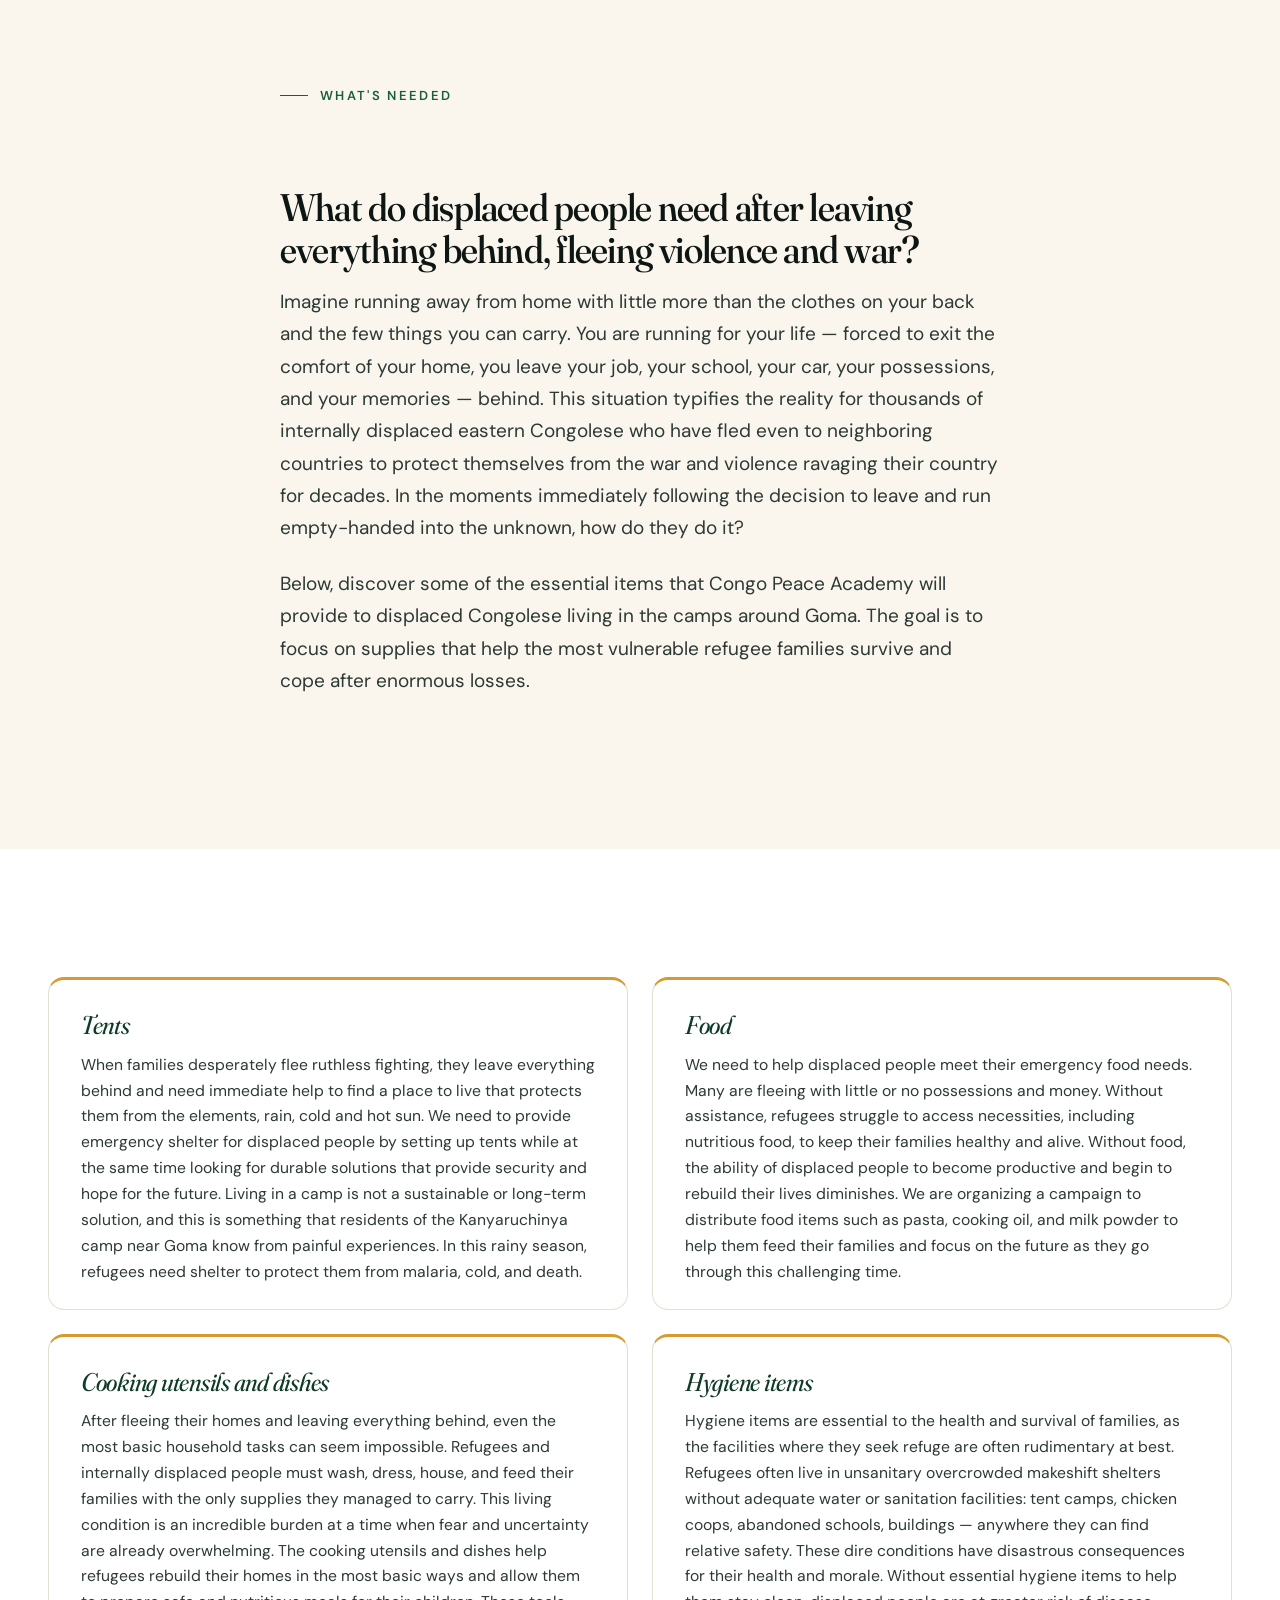
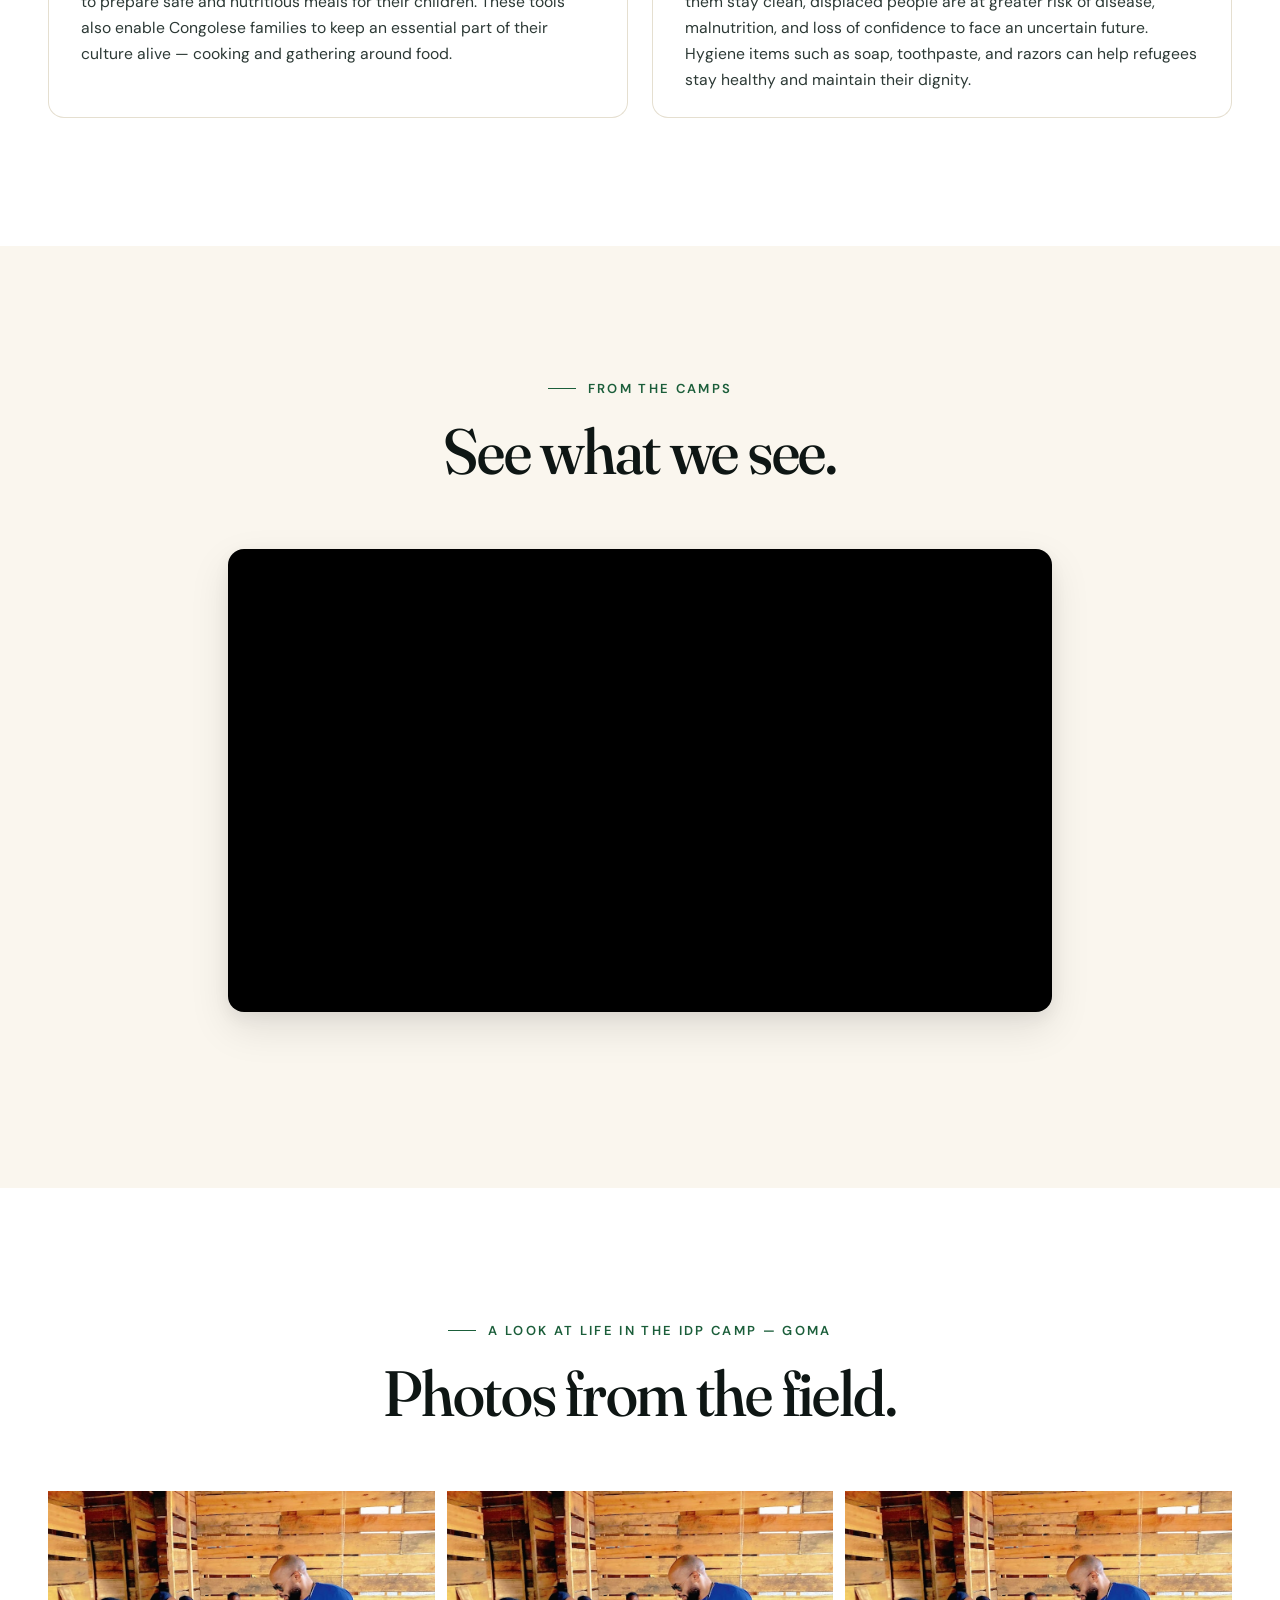
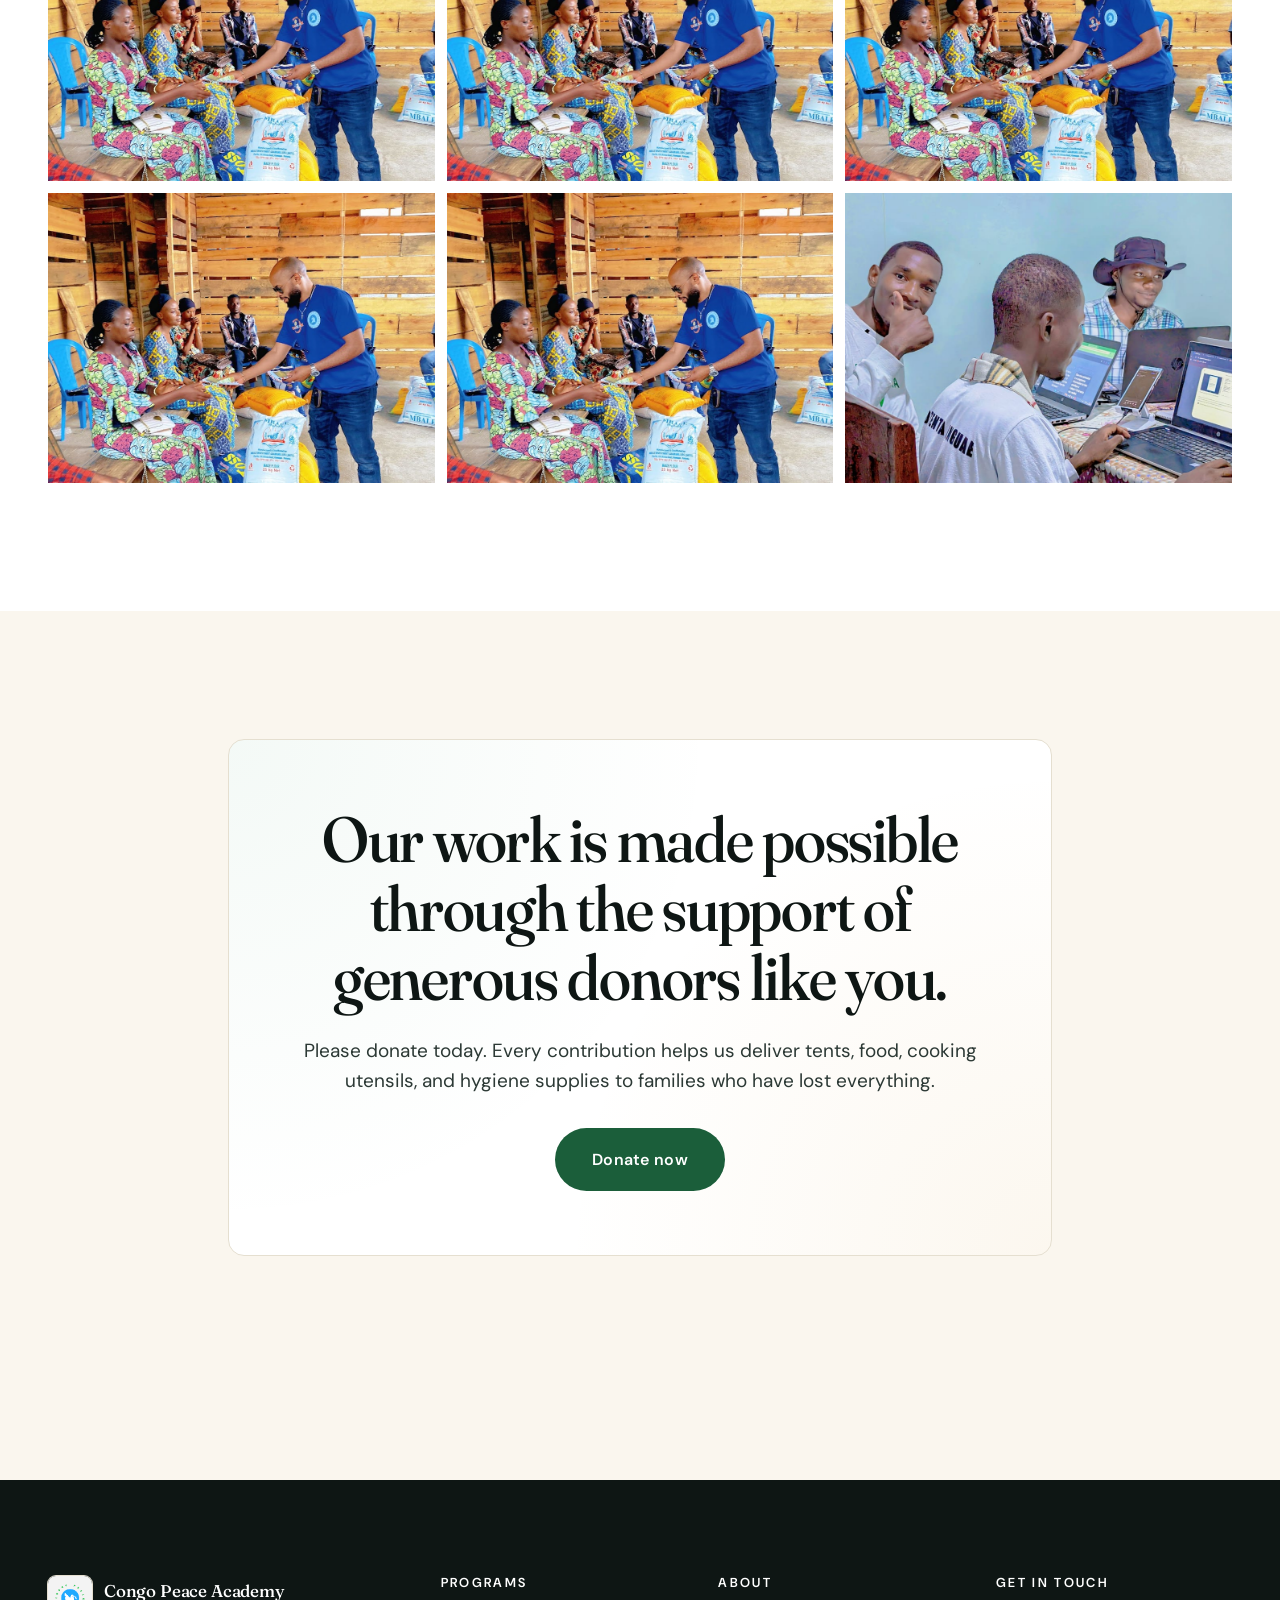
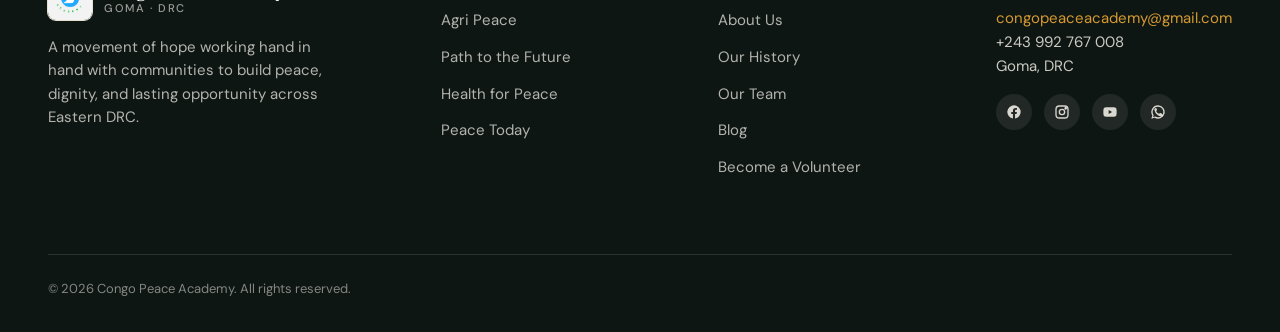
<file: our-events/index.html>
<!DOCTYPE html>
<html lang="en">
<head>
  <meta charset="UTF-8" />
  <meta name="viewport" content="width=device-width, initial-scale=1.0" />
  <title>Our Events — Humanitarian Crisis in Goma — Congo Peace Academy</title>
  <meta name="description" content="Coverage of the humanitarian crisis in Eastern DRC — what displaced people need, photos from the IDP camps, and how to help." />
  <meta name="theme-color" content="#0F3B26" />

  <link rel="preconnect" href="https://fonts.googleapis.com" />
  <link rel="preconnect" href="https://fonts.gstatic.com" crossorigin />
  <link href="https://fonts.googleapis.com/css2?family=Fraunces:ital,opsz,wght,SOFT@0,9..144,300..900,30..100;1,9..144,300..900,30..100&family=DM+Sans:opsz,wght@9..40,400;9..40,500;9..40,600;9..40,700&display=swap" rel="stylesheet" />

  <link rel="stylesheet" href="../assets/css/style.css" />
  <link rel="icon" type="image/png" href="../assets/images/logo.png" />
</head>
<body>

<a href="#main" class="skip-link">Skip to main content</a>

<div class="banner">
  <div class="container banner-content">
    <span>Path to the Future 2025 — College Prep applications open</span>
    <a href="../path-to-the-future.html">Apply now →</a>
  </div>
</div>

<header class="site-header">
  <div class="container">
    <nav class="nav" aria-label="Primary">
      <a href="../index.html" class="brand" aria-label="Congo Peace Academy home">
        <img class="brand-mark-img" src="../assets/images/logo.png" alt="Congo Peace Academy" />
        <span class="brand-text">Congo Peace Academy<span class="brand-text-sub">Goma · DRC</span></span>
      </a>
      <button class="nav-toggle" aria-label="Toggle navigation" aria-expanded="false" aria-controls="nav-list">
        <span class="nav-toggle-bar" aria-hidden="true"></span>
      </button>
      <ul class="nav-list" id="nav-list">
        <li class="nav-item has-sub">
          <a class="nav-link" href="../about/index.html">About</a>
          <ul class="subnav">
            <li><a class="subnav-link" href="../about/index.html">About Us</a></li>
            <li><a class="subnav-link" href="../about/our-history.html">Our History</a></li>
            <li><a class="subnav-link" href="../about/our-team.html">Our Team</a></li>
            <li><a class="subnav-link" href="../about/blog.html">Blog</a></li>
      </ul>
        </li>
        <li class="nav-item"><a class="nav-link" href="../agri-peace.html">Agri Peace</a></li>
        <li class="nav-item"><a class="nav-link" href="../path-to-the-future.html">Path to the Future</a></li>
        <li class="nav-item"><a class="nav-link" href="../health-for-peace.html">Health for Peace</a></li>
        <li class="nav-item has-sub">
          <a class="nav-link" href="../our-events/index.html" aria-current="page">Our Events</a>
          <ul class="subnav">
            <li><a class="subnav-link" href="../our-events/index.html">All Events</a></li>
            <li><a class="subnav-link" href="../our-events/peace-today.html">Peace Today</a></li>
            <li><a class="subnav-link" href="../our-events/become-volunteers.html">Become Volunteers</a></li>
          </ul>
        </li>
        <li class="nav-donate"><a class="btn btn-primary" href="https://donorbox.org/congo-peace-academy-1-3?default_interval=o" target="_blank" rel="noopener">Donate</a></li>
      </ul>
      <div class="nav-actions">
        <a class="btn btn-primary" href="https://donorbox.org/congo-peace-academy-1-3?default_interval=o" target="_blank" rel="noopener">Donate</a>
      </div>
    </nav>
  </div>
</header>

<main id="main">

  <section class="page-hero">
    <div class="container">
      <div class="breadcrumb reveal">
        <a href="../index.html">Home</a><span class="breadcrumb-sep">/</span><span>Our Events</span>
      </div>
      <h1 class="reveal">Humanitarian Crisis in Goma, DRC.</h1>
      <p class="reveal">The humanitarian crisis caused by the ongoing war in Eastern DRC has spiraled out of control. Hundreds of thousands of people have been displaced and need emergency support.</p>
    </div>
  </section>

  <!-- Crisis hero -->
  <section class="bg-paper">
    <div class="container">
      <div class="profile-feature">
        <div class="profile-feature-media reveal">
          <img src="../assets/images/relief-and-assistance_image.jpg" alt="Humanitarian crisis in Goma, DRC" loading="lazy" />
        </div>
        <div class="profile-feature-body">
          <span class="eyebrow reveal">The crisis</span>
          <h2 class="reveal">Escalating war worsens crisis.</h2>
          <p class="reveal">The humanitarian crisis caused by the ongoing war between the Congolese armed forces and the M23 rebel group in the DRC has spiraled out of control. At least 400,000 people are currently in a horrible situation as displaced in the Kanyaruchinya camp near Goma, while several thousand more from Bunagana and Rutshuru have fled to Uganda.</p>
        </div>
      </div>
    </div>
  </section>

  <!-- What displaced people need -->
  <section class="bg-cream">
    <div class="container container-narrow">
      <article class="prose">
        <span class="eyebrow reveal">What's needed</span>
        <h2 class="reveal">What do displaced people need after leaving everything behind, fleeing violence and war?</h2>
        <p class="reveal">Imagine running away from home with little more than the clothes on your back and the few things you can carry. You are running for your life — forced to exit the comfort of your home, you leave your job, your school, your car, your possessions, and your memories — behind. This situation typifies the reality for thousands of internally displaced eastern Congolese who have fled even to neighboring countries to protect themselves from the war and violence ravaging their country for decades. In the moments immediately following the decision to leave and run empty-handed into the unknown, how do they do it?</p>
        <p class="reveal">Below, discover some of the essential items that Congo Peace Academy will provide to displaced Congolese living in the camps around Goma. The goal is to focus on supplies that help the most vulnerable refugee families survive and cope after enormous losses.</p>
      </article>
    </div>
  </section>

  <!-- Needs grid -->
  <section class="bg-paper">
    <div class="container">
      <div class="needs-grid">
        <article class="need-card reveal">
          <h3>Tents</h3>
          <p>When families desperately flee ruthless fighting, they leave everything behind and need immediate help to find a place to live that protects them from the elements, rain, cold and hot sun. We need to provide emergency shelter for displaced people by setting up tents while at the same time looking for durable solutions that provide security and hope for the future. Living in a camp is not a sustainable or long-term solution, and this is something that residents of the Kanyaruchinya camp near Goma know from painful experiences. In this rainy season, refugees need shelter to protect them from malaria, cold, and death.</p>
        </article>
        <article class="need-card reveal">
          <h3>Food</h3>
          <p>We need to help displaced people meet their emergency food needs. Many are fleeing with little or no possessions and money. Without assistance, refugees struggle to access necessities, including nutritious food, to keep their families healthy and alive. Without food, the ability of displaced people to become productive and begin to rebuild their lives diminishes. We are organizing a campaign to distribute food items such as pasta, cooking oil, and milk powder to help them feed their families and focus on the future as they go through this challenging time.</p>
        </article>
        <article class="need-card reveal">
          <h3>Cooking utensils and dishes</h3>
          <p>After fleeing their homes and leaving everything behind, even the most basic household tasks can seem impossible. Refugees and internally displaced people must wash, dress, house, and feed their families with the only supplies they managed to carry. This living condition is an incredible burden at a time when fear and uncertainty are already overwhelming. The cooking utensils and dishes help refugees rebuild their homes in the most basic ways and allow them to prepare safe and nutritious meals for their children. These tools also enable Congolese families to keep an essential part of their culture alive — cooking and gathering around food.</p>
        </article>
        <article class="need-card reveal">
          <h3>Hygiene items</h3>
          <p>Hygiene items are essential to the health and survival of families, as the facilities where they seek refuge are often rudimentary at best. Refugees often live in unsanitary overcrowded makeshift shelters without adequate water or sanitation facilities: tent camps, chicken coops, abandoned schools, buildings — anywhere they can find relative safety. These dire conditions have disastrous consequences for their health and morale. Without essential hygiene items to help them stay clean, displaced people are at greater risk of disease, malnutrition, and loss of confidence to face an uncertain future. Hygiene items such as soap, toothpaste, and razors can help refugees stay healthy and maintain their dignity.</p>
        </article>
      </div>
    </div>
  </section>

  <!-- See what we see -->
  <section class="bg-cream">
    <div class="container container-narrow">
      <div class="section-header center">
        <span class="eyebrow reveal">From the camps</span>
        <h2 class="reveal">See what we see.</h2>
      </div>
      <div class="video-frame reveal">
        <iframe src="https://www.youtube.com/embed/6_g-ZvBbn6o" title="Inside an IDP camp near Goma" frameborder="0" allow="accelerometer; autoplay; clipboard-write; encrypted-media; gyroscope; picture-in-picture; web-share" allowfullscreen></iframe>
      </div>
    </div>
  </section>

  <!-- Photo grid -->
  <section class="bg-paper">
    <div class="container">
      <div class="section-header center">
        <span class="eyebrow reveal">A look at life in the IDP camp — Goma</span>
        <h2 class="reveal">Photos from the field.</h2>
      </div>
      <div class="photo-grid">
        <img class="reveal" src="../assets/images/relief-and-assistance_image.jpg" alt="Displaced families at the Kanyaruchinya camp" loading="lazy" />
        <img class="reveal" src="../assets/images/relief-and-assistance_image.jpg" alt="Life in the camp" loading="lazy" />
        <img class="reveal" src="../assets/images/relief-and-assistance_image.jpg" alt="Distribution of supplies" loading="lazy" />
        <img class="reveal" src="../assets/images/relief-and-assistance_image.jpg" alt="Children at the camp" loading="lazy" />
        <img class="reveal" src="../assets/images/relief-and-assistance_image.jpg" alt="Shelter conditions" loading="lazy" />
        <img class="reveal" src="../assets/images/downloaded/cpa-img-17df3de1d5f7.jpg" alt="Daily life in displacement" loading="lazy" />
      </div>
    </div>
  </section>


  <section class="bg-cream">
    <div class="container container-narrow">
      <div class="cta-band reveal">
        <h2>Our work is made possible through the support of generous donors like you.</h2>
        <p>Please donate today. Every contribution helps us deliver tents, food, cooking utensils, and hygiene supplies to families who have lost everything.</p>
        <div class="hero-actions" style="justify-content:center">
          <a class="btn btn-primary btn-lg" href="https://donorbox.org/congo-peace-academy-1-3?default_interval=o" target="_blank" rel="noopener">Donate now</a>
        </div>
      </div>
    </div>
  </section>


</main>

<footer class="site-footer">
  <div class="container">
    <div class="footer-grid">
      <div class="footer-brand">
        <div class="brand" style="color:var(--paper)">
          <img class="brand-mark-img" src="../assets/images/logo.png" alt="Congo Peace Academy" />
          <span class="brand-text">Congo Peace Academy<span class="brand-text-sub" style="color:rgba(250,246,238,0.6)">Goma · DRC</span></span>
        </div>
        <p>A movement of hope working hand in hand with communities to build peace, dignity, and lasting opportunity across Eastern DRC.</p>
      </div>
      <div>
        <h4>Programs</h4>
        <ul class="footer-list">
          <li><a href="../agri-peace.html">Agri Peace</a></li>
          <li><a href="../path-to-the-future.html">Path to the Future</a></li>
          <li><a href="../health-for-peace.html">Health for Peace</a></li>
          <li><a href="../our-events/peace-today.html">Peace Today</a></li>
        </ul>
      </div>
      <div>
        <h4>About</h4>
        <ul class="footer-list">
          <li><a href="../about/index.html">About Us</a></li>
          <li><a href="../about/our-history.html">Our History</a></li>
          <li><a href="../about/our-team.html">Our Team</a></li>
          <li><a href="../about/blog.html">Blog</a></li>
          <li><a href="../our-events/become-volunteers.html">Become a Volunteer</a></li>
        </ul>
      </div>
      <div>
        <h4>Get in touch</h4>
        <div class="footer-contact">
          <p style="color:rgba(250,246,238,0.8);max-width:none;margin-bottom:1rem">
            <a href="mailto:congopeaceacademy@gmail.com">congopeaceacademy@gmail.com</a><br />
            +243 992 767 008<br />
            Goma, DRC
          </p>
        </div>
        <div class="socials">
          <a href="https://web.facebook.com/congopeaceacademy" target="_blank" rel="noopener" aria-label="Facebook"><svg viewBox="0 0 24 24" fill="currentColor"><path d="M22 12a10 10 0 1 0-11.56 9.88v-6.99H7.9V12h2.54V9.8c0-2.51 1.49-3.89 3.78-3.89 1.09 0 2.24.2 2.24.2v2.46h-1.26c-1.24 0-1.63.77-1.63 1.56V12h2.77l-.44 2.89h-2.33v6.99A10 10 0 0 0 22 12z"/></svg></a>
          <a href="https://www.instagram.com/congopeaceacademy/" target="_blank" rel="noopener" aria-label="Instagram"><svg viewBox="0 0 24 24" fill="none" stroke="currentColor" stroke-width="2"><rect x="3" y="3" width="18" height="18" rx="5"/><circle cx="12" cy="12" r="4"/><circle cx="17.5" cy="6.5" r="1" fill="currentColor"/></svg></a>
          <a href="https://youtu.be/6_g-ZvBbn6o" target="_blank" rel="noopener" aria-label="YouTube"><svg viewBox="0 0 24 24" fill="currentColor"><path d="M21.58 7.19a2.5 2.5 0 0 0-1.76-1.77C18.25 5 12 5 12 5s-6.25 0-7.82.42A2.5 2.5 0 0 0 2.42 7.2 26.06 26.06 0 0 0 2 12a26.06 26.06 0 0 0 .42 4.81 2.5 2.5 0 0 0 1.76 1.77C5.75 19 12 19 12 19s6.25 0 7.82-.42a2.5 2.5 0 0 0 1.76-1.77A26.06 26.06 0 0 0 22 12a26.06 26.06 0 0 0-.42-4.81zM10 15.02V8.98L15.2 12 10 15.02z"/></svg></a>
          <a href="https://chat.whatsapp.com/JzBHcnJe77zBzk28pUauEM" target="_blank" rel="noopener" aria-label="WhatsApp"><svg viewBox="0 0 24 24" fill="currentColor"><path d="M17.5 14.4l-2-1c-.3-.1-.5-.1-.7.1l-.9 1.1c-.2.2-.4.3-.7.1a8 8 0 0 1-3.9-3.9c-.2-.3-.1-.5.1-.7l1.1-.9c.2-.2.2-.4.1-.7l-1-2c-.1-.3-.5-.5-.8-.4l-1.8.6c-.3.1-.5.4-.5.7.1 3 1.5 5.8 3.7 8 2.2 2.2 5 3.6 8 3.7.3 0 .6-.2.7-.5l.6-1.8c.1-.3-.1-.7-.4-.8z"/><path d="M12 2A10 10 0 0 0 3.5 17.3L2 22l4.8-1.5A10 10 0 1 0 12 2zm0 18a8 8 0 0 1-4.1-1.1l-.3-.2-3.1 1 1-3-.2-.3A8 8 0 1 1 12 20z"/></svg></a>
        </div>
      </div>
    </div>
    <div class="footer-bottom">
      <span>© 2026 Congo Peace Academy. All rights reserved.</span>
    </div>
  </div>
</footer>

<script src="../assets/js/main.js"></script>
</body>
</html>
</file>
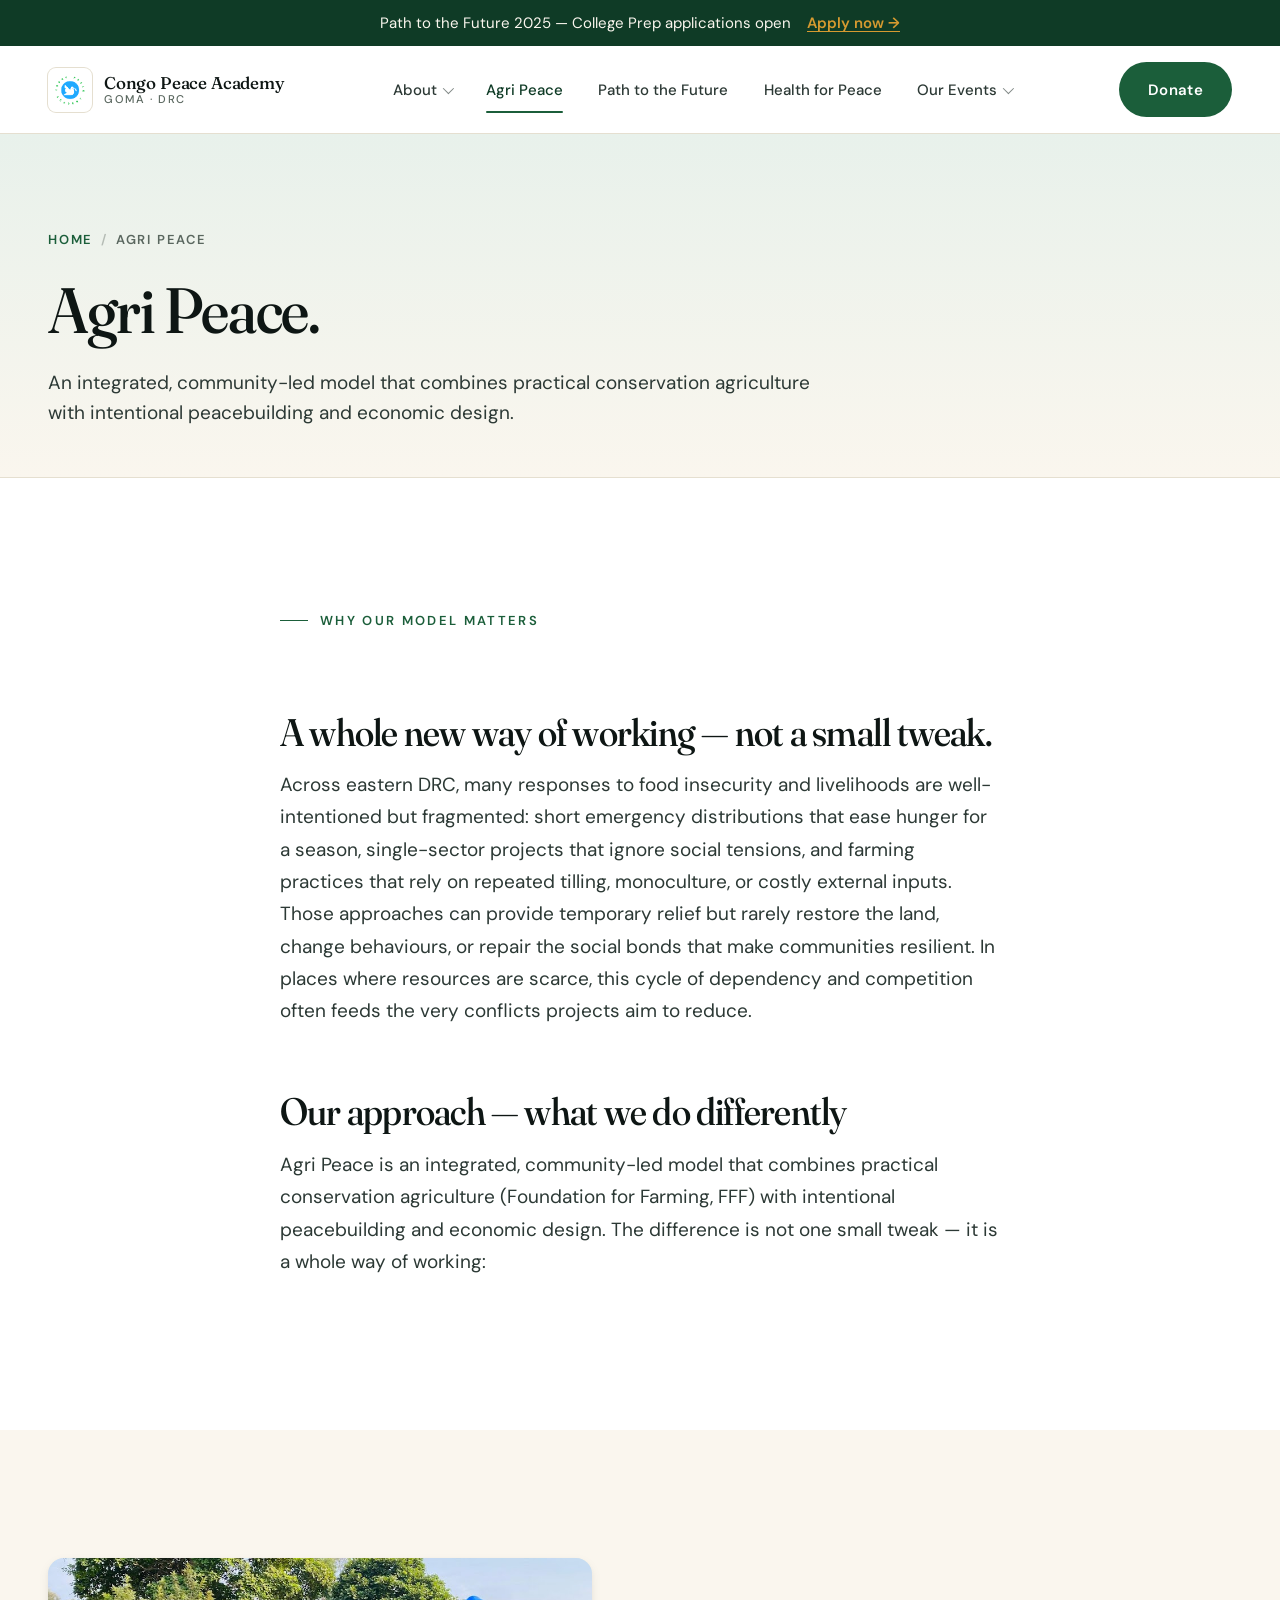
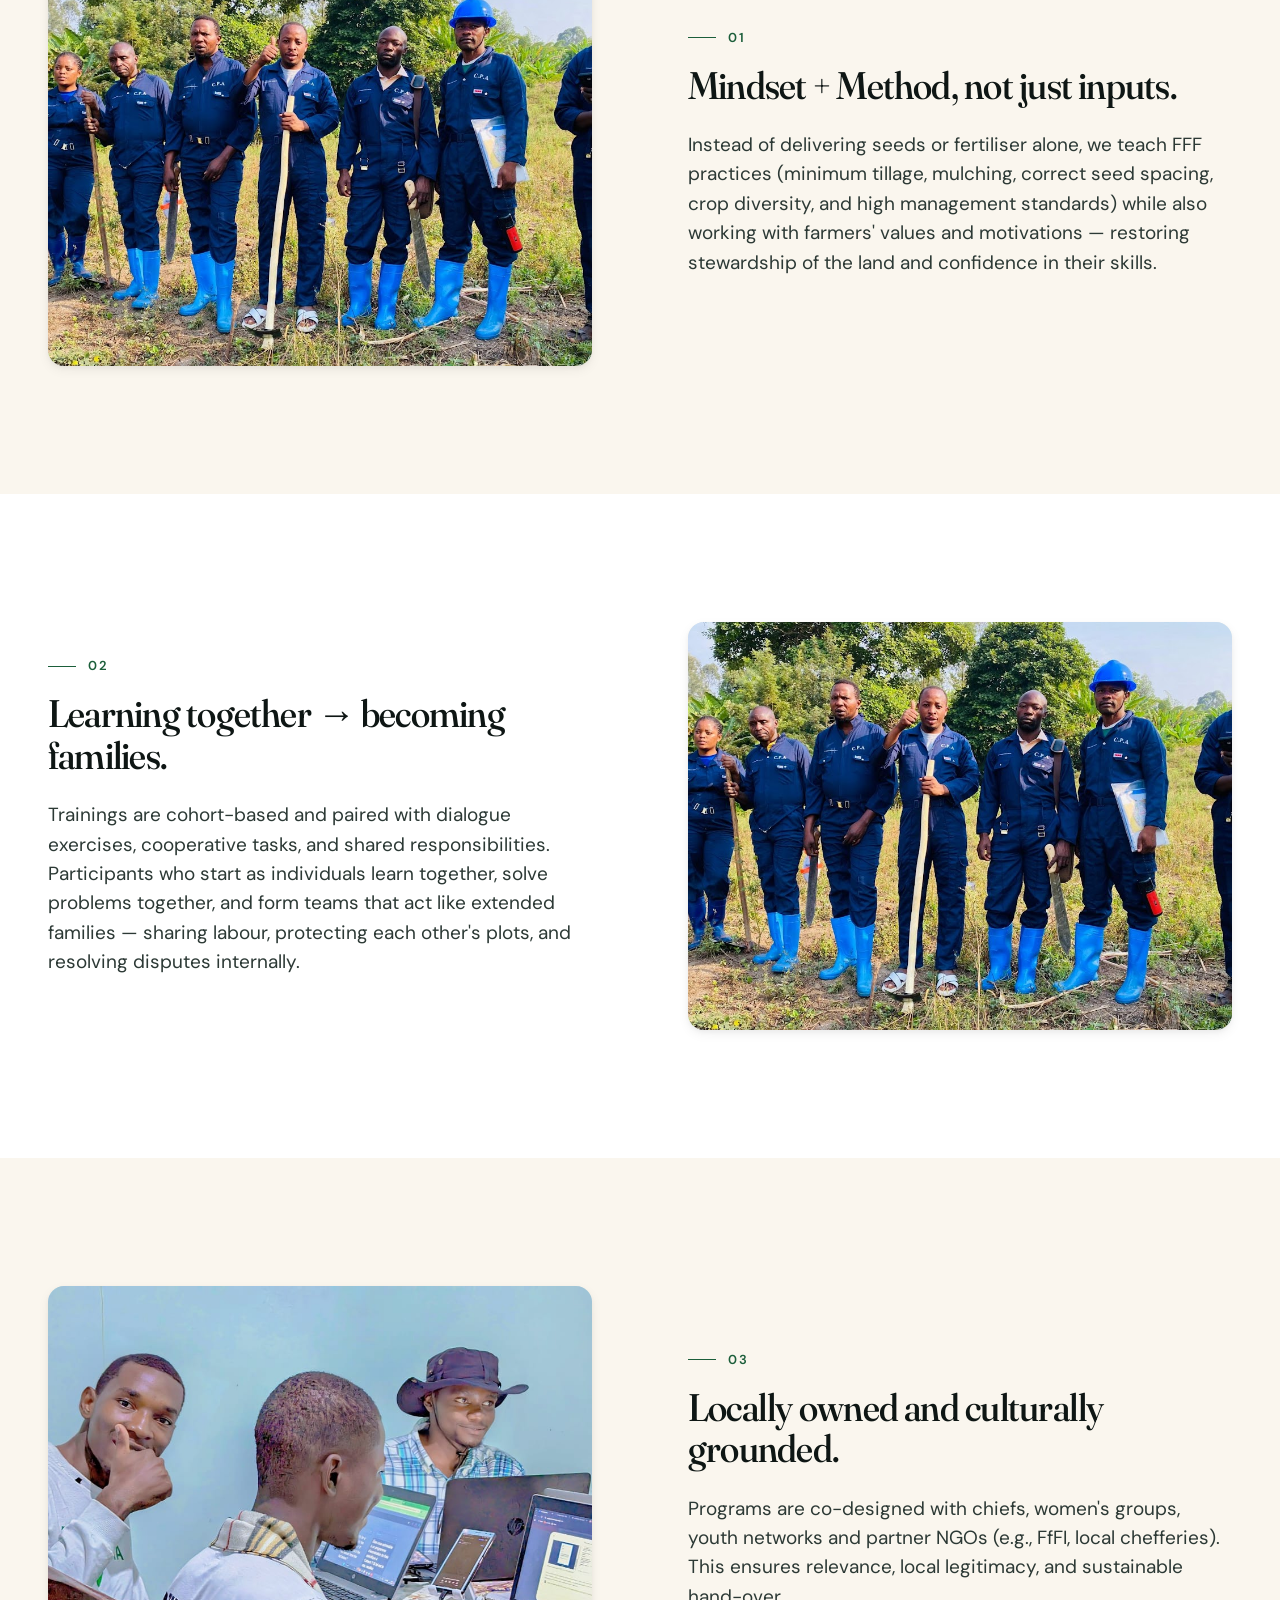
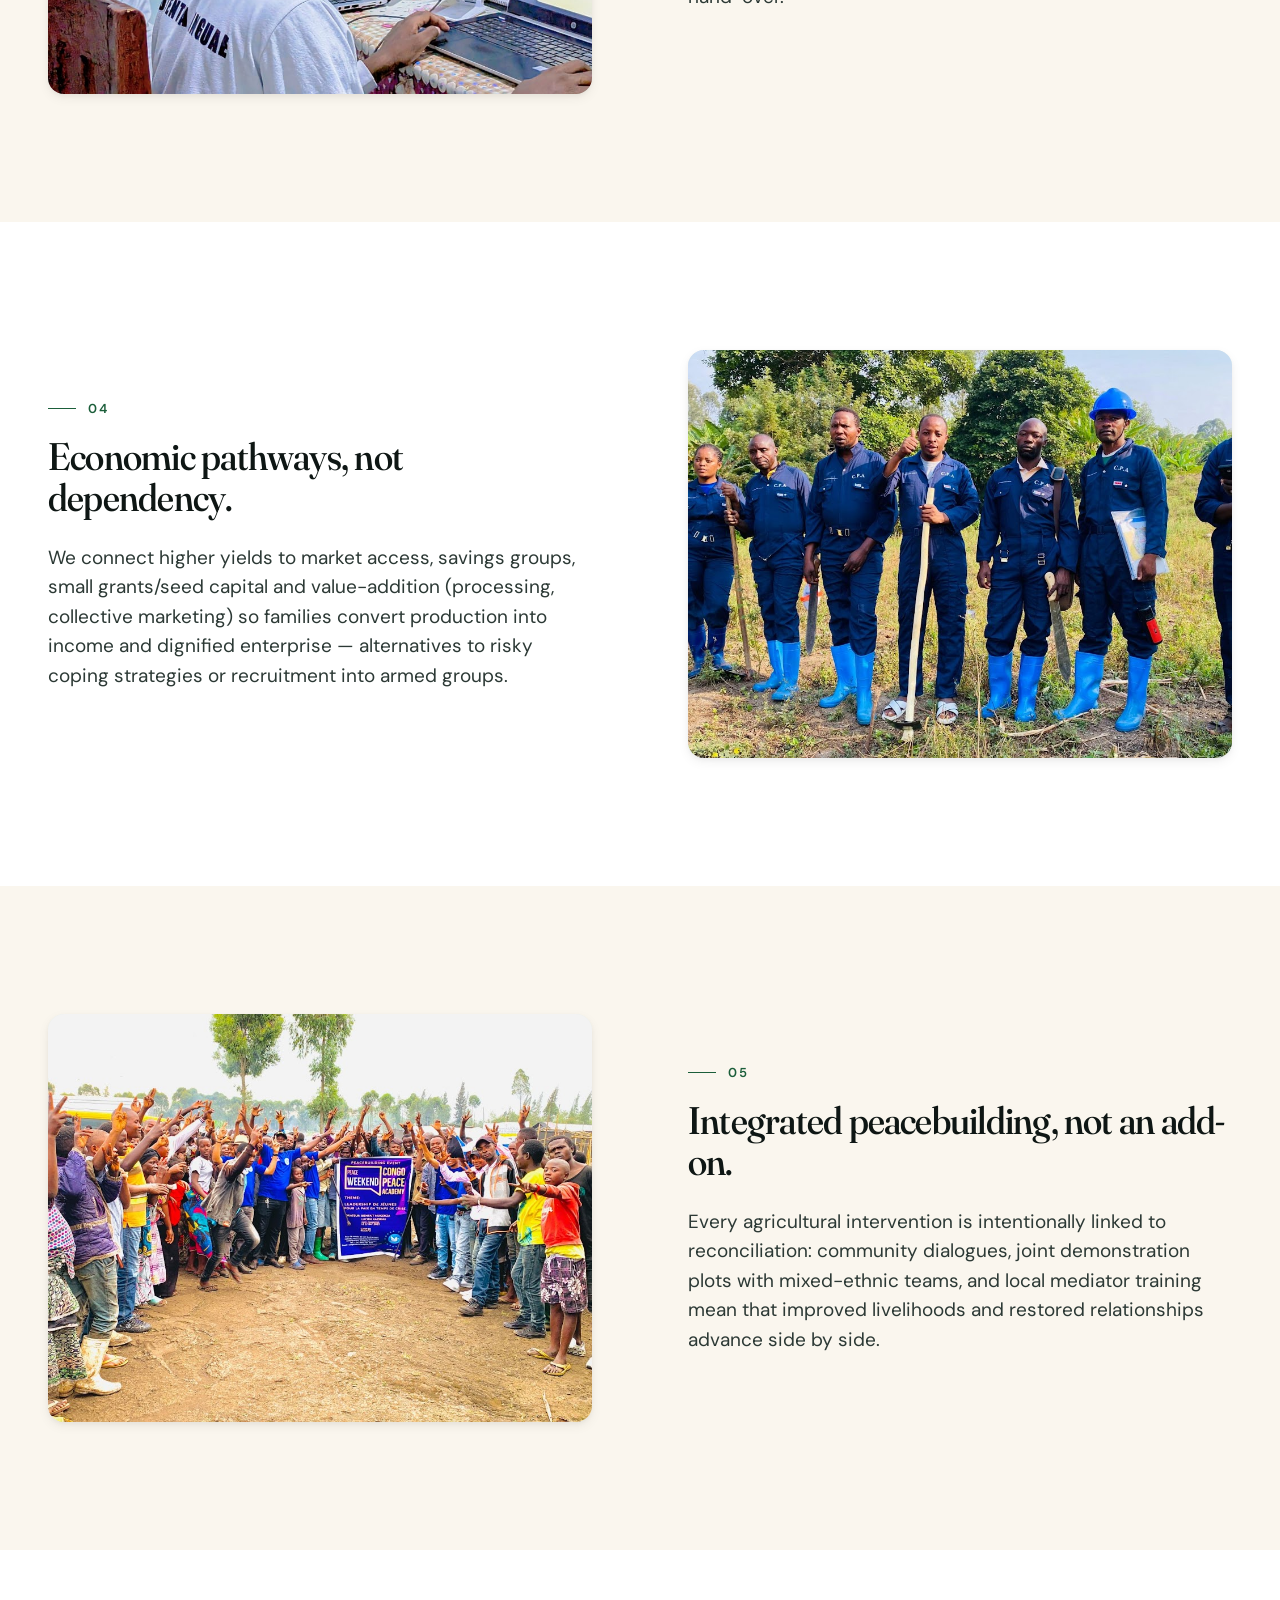
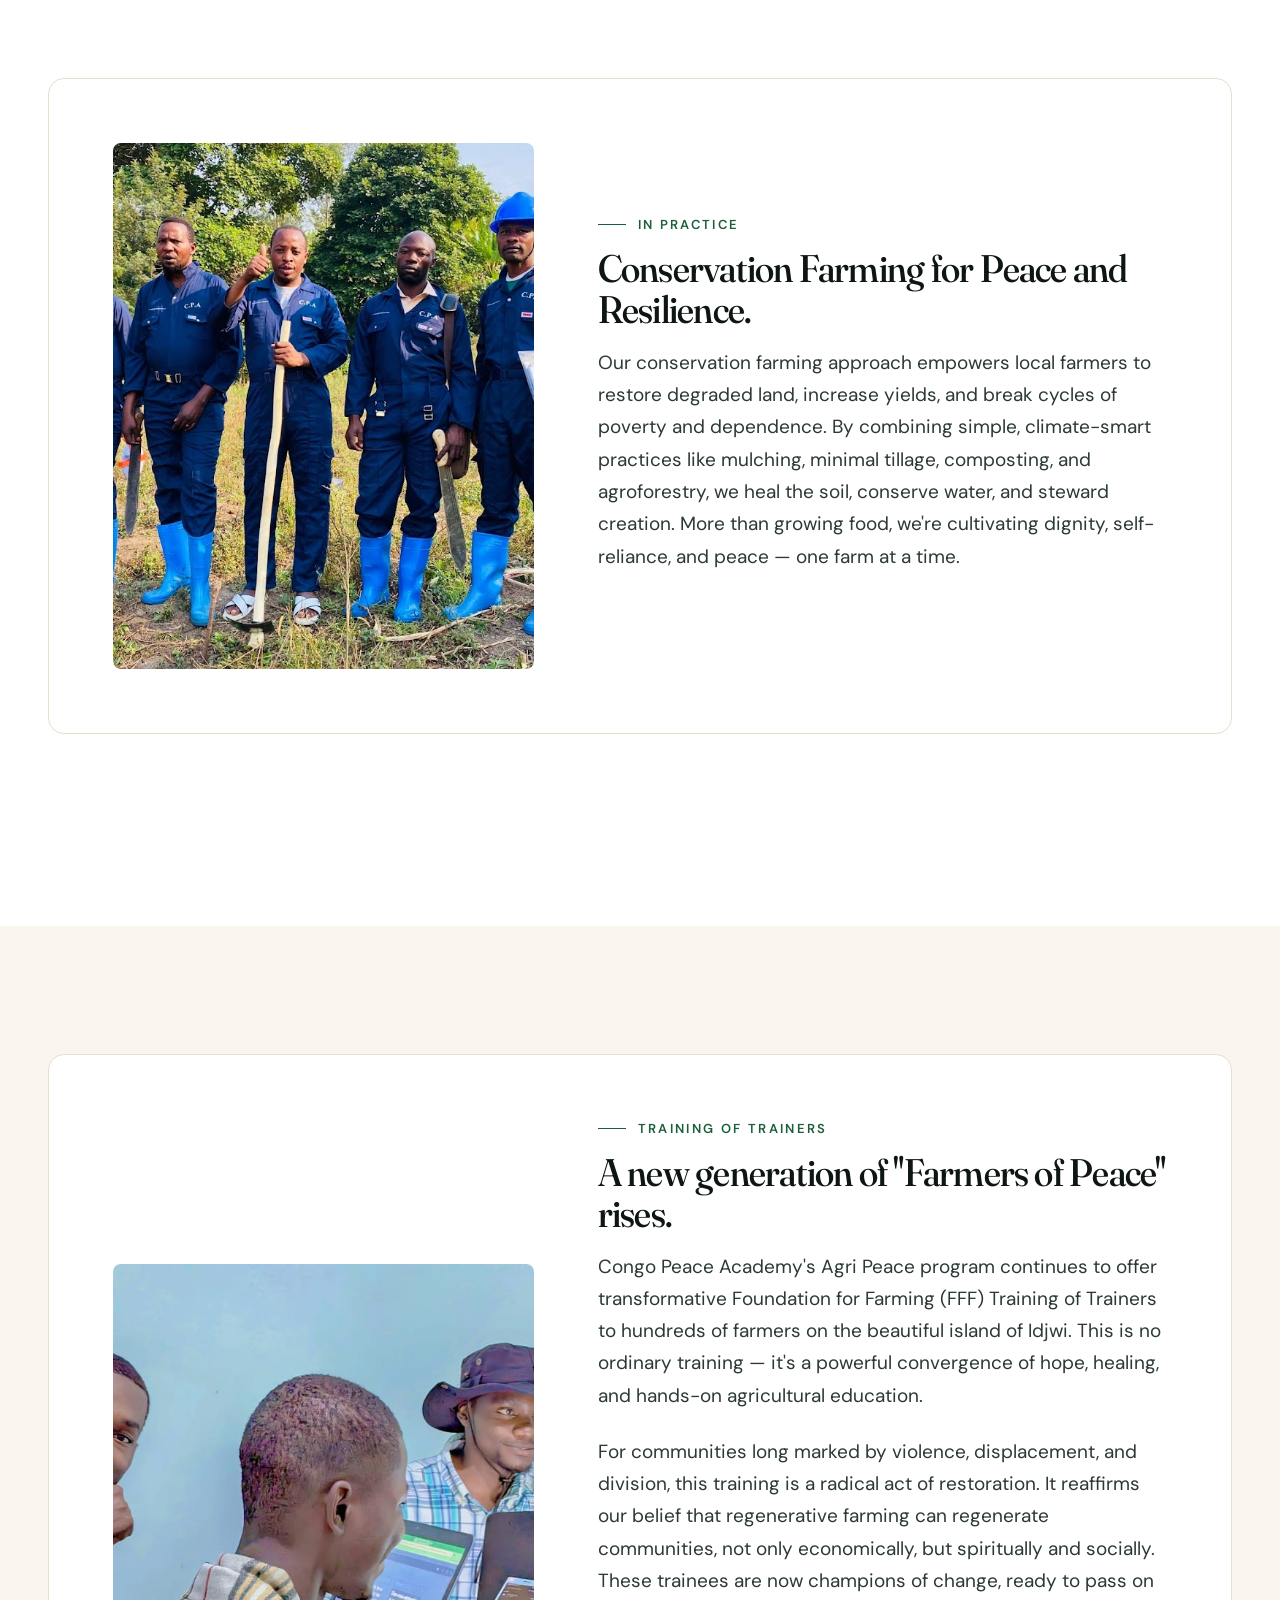
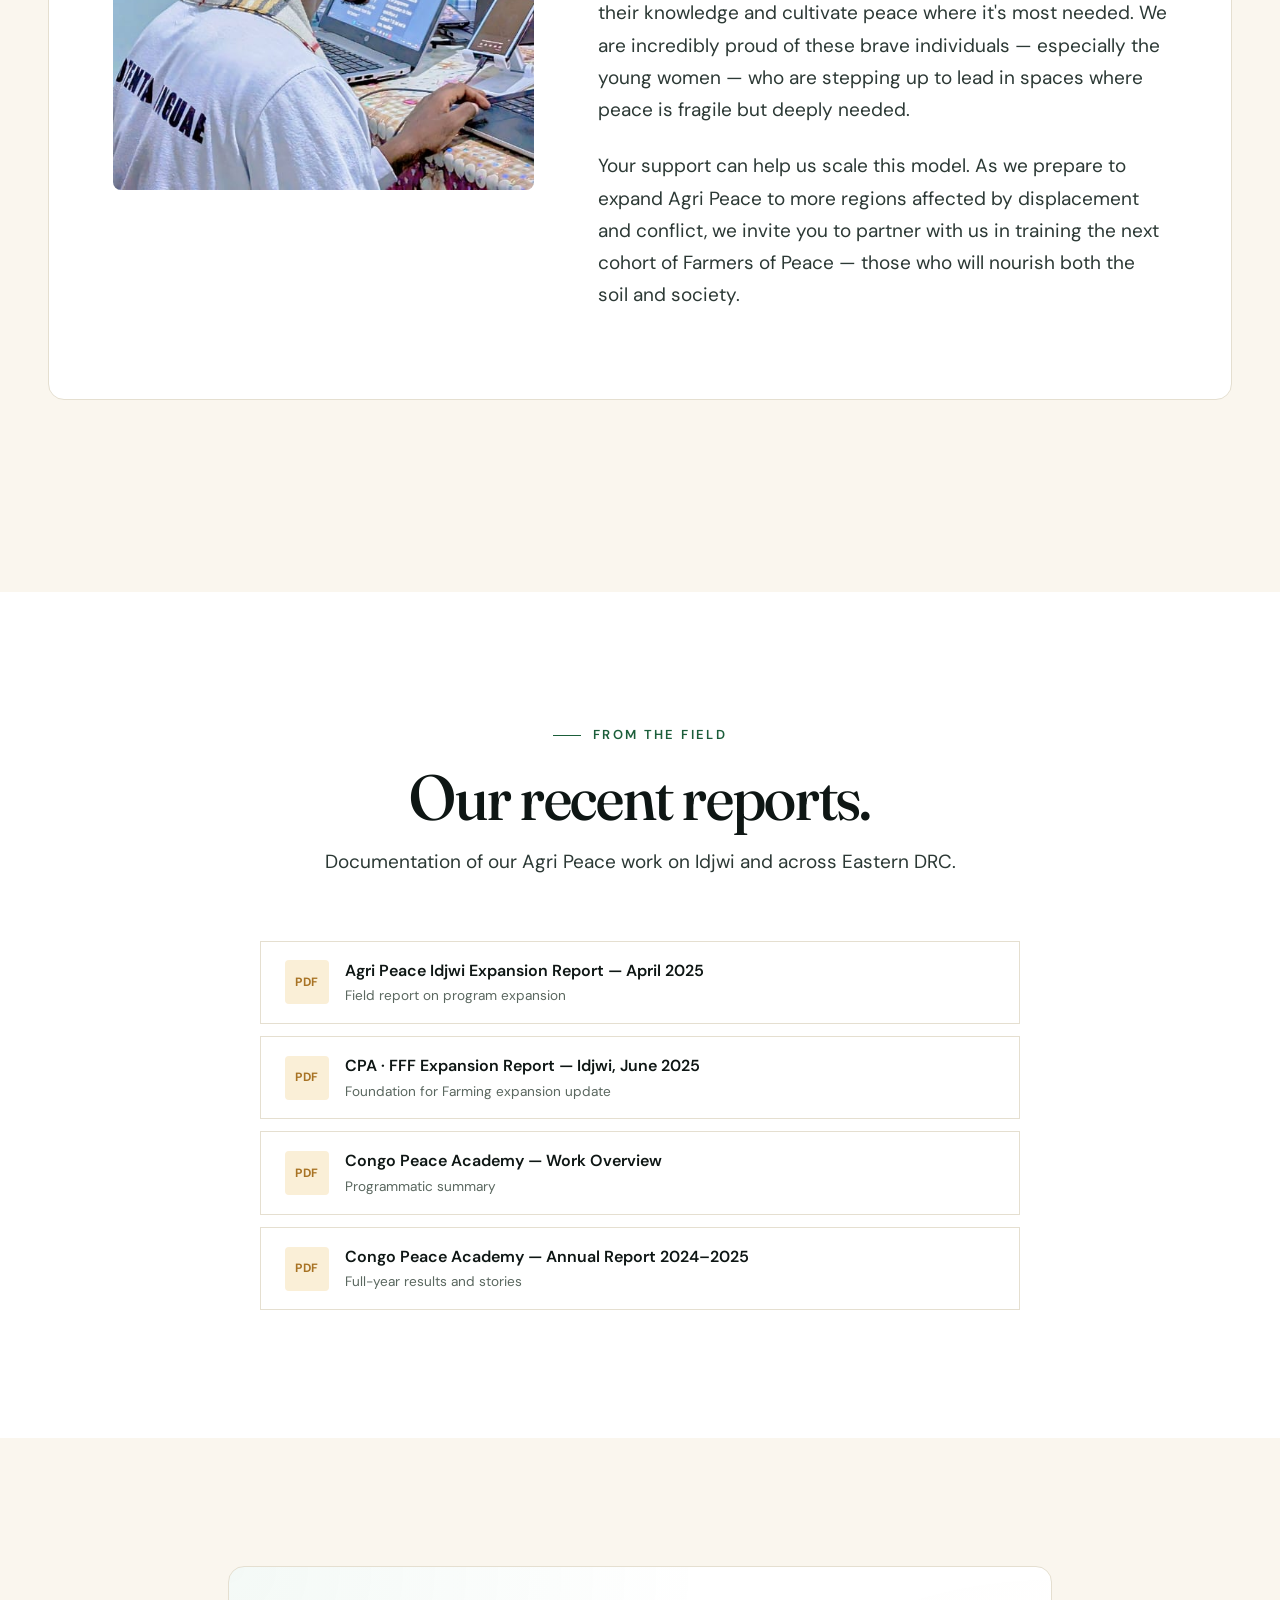
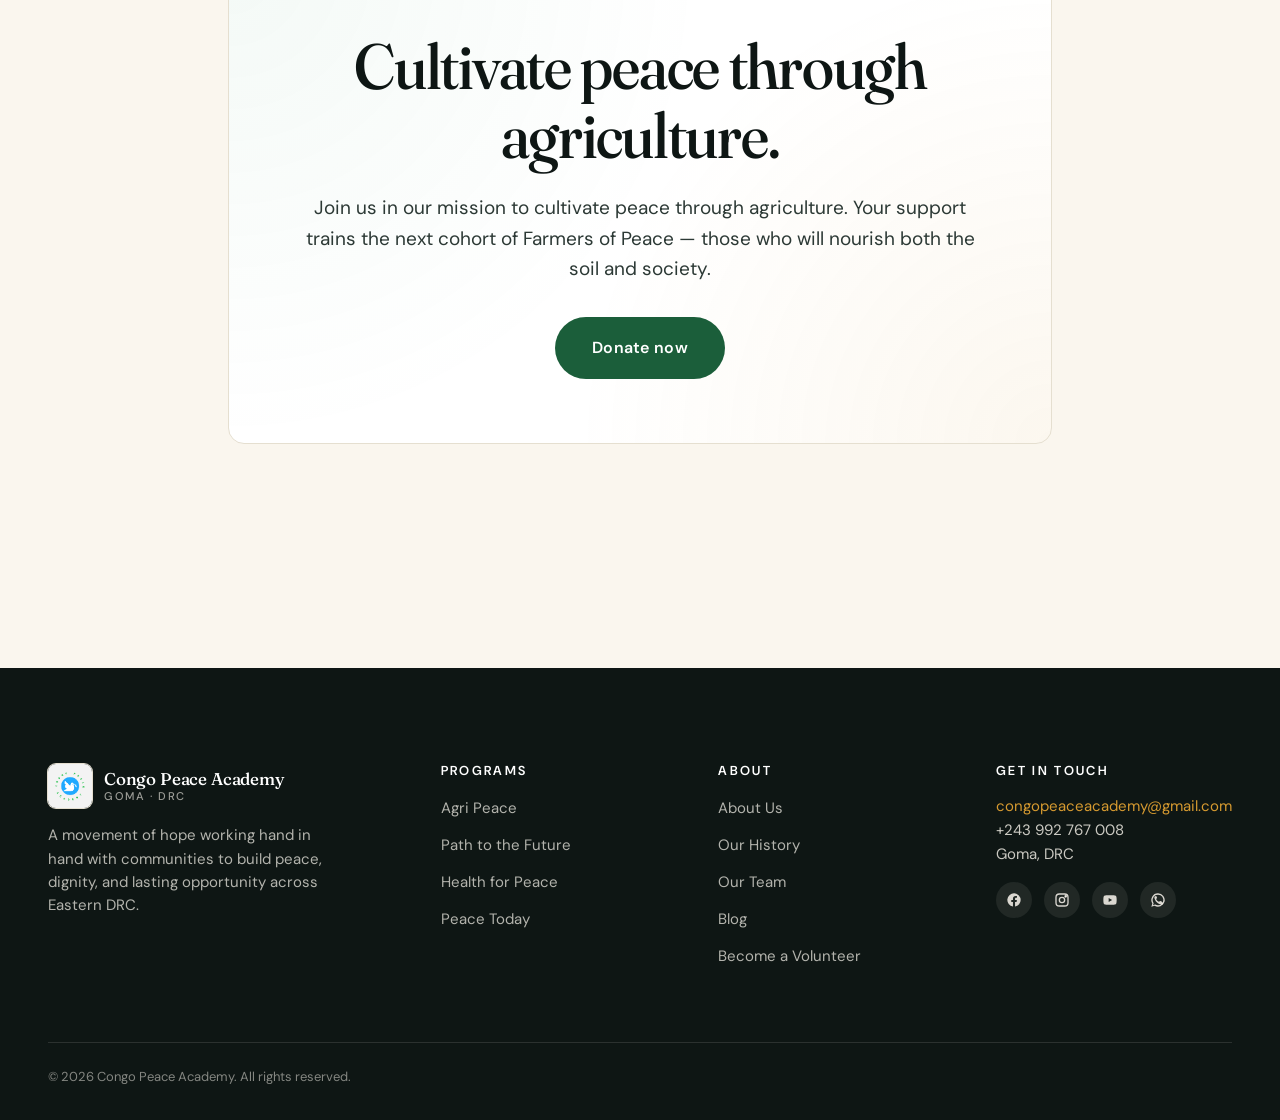
<file: agri-peace.html>
<!DOCTYPE html>
<html lang="en">
<head>
  <meta charset="UTF-8" />
  <meta name="viewport" content="width=device-width, initial-scale=1.0" />
  <title>Agri Peace — Congo Peace Academy</title>
  <meta name="description" content="Congo Peace Academy&#x27;s flagship model — conservation agriculture (Foundation for Farming) combined with peacebuilding and economic design." />
  <meta name="theme-color" content="#0F3B26" />

  <link rel="preconnect" href="https://fonts.googleapis.com" />
  <link rel="preconnect" href="https://fonts.gstatic.com" crossorigin />
  <link href="https://fonts.googleapis.com/css2?family=Fraunces:ital,opsz,wght,SOFT@0,9..144,300..900,30..100;1,9..144,300..900,30..100&family=DM+Sans:opsz,wght@9..40,400;9..40,500;9..40,600;9..40,700&display=swap" rel="stylesheet" />

  <link rel="stylesheet" href="assets/css/style.css" />
  <link rel="icon" type="image/png" href="assets/images/logo.png" />
</head>
<body>

<a href="#main" class="skip-link">Skip to main content</a>

<div class="banner">
  <div class="container banner-content">
    <span>Path to the Future 2025 — College Prep applications open</span>
    <a href="path-to-the-future.html">Apply now →</a>
  </div>
</div>

<header class="site-header">
  <div class="container">
    <nav class="nav" aria-label="Primary">
      <a href="index.html" class="brand" aria-label="Congo Peace Academy home">
        <img class="brand-mark-img" src="assets/images/logo.png" alt="Congo Peace Academy" />
        <span class="brand-text">Congo Peace Academy<span class="brand-text-sub">Goma · DRC</span></span>
      </a>
      <button class="nav-toggle" aria-label="Toggle navigation" aria-expanded="false" aria-controls="nav-list">
        <span class="nav-toggle-bar" aria-hidden="true"></span>
      </button>
      <ul class="nav-list" id="nav-list">
        <li class="nav-item has-sub">
          <a class="nav-link" href="about/index.html">About</a>
          <ul class="subnav">
            <li><a class="subnav-link" href="about/index.html">About Us</a></li>
            <li><a class="subnav-link" href="about/our-history.html">Our History</a></li>
            <li><a class="subnav-link" href="about/our-team.html">Our Team</a></li>
            <li><a class="subnav-link" href="about/blog.html">Blog</a></li>
      </ul>
        </li>
        <li class="nav-item"><a class="nav-link" href="agri-peace.html" aria-current="page">Agri Peace</a></li>
        <li class="nav-item"><a class="nav-link" href="path-to-the-future.html">Path to the Future</a></li>
        <li class="nav-item"><a class="nav-link" href="health-for-peace.html">Health for Peace</a></li>
        <li class="nav-item has-sub">
          <a class="nav-link" href="our-events/index.html">Our Events</a>
          <ul class="subnav">
            <li><a class="subnav-link" href="our-events/index.html">All Events</a></li>
            <li><a class="subnav-link" href="our-events/peace-today.html">Peace Today</a></li>
            <li><a class="subnav-link" href="our-events/become-volunteers.html">Become Volunteers</a></li>
          </ul>
        </li>
        <li class="nav-donate"><a class="btn btn-primary" href="https://donorbox.org/congo-peace-academy-1-3?default_interval=o" target="_blank" rel="noopener">Donate</a></li>
      </ul>
      <div class="nav-actions">
        <a class="btn btn-primary" href="https://donorbox.org/congo-peace-academy-1-3?default_interval=o" target="_blank" rel="noopener">Donate</a>
      </div>
    </nav>
  </div>
</header>

<main id="main">

  <section class="page-hero">
    <div class="container">
      <div class="breadcrumb reveal">
        <a href="index.html">Home</a><span class="breadcrumb-sep">/</span><span>Agri Peace</span>
      </div>
      <h1 class="reveal">Agri Peace.</h1>
      <p class="reveal">An integrated, community-led model that combines practical conservation agriculture with intentional peacebuilding and economic design.</p>
    </div>
  </section>

  <!-- Why it matters -->
  <section class="bg-paper">
    <div class="container container-narrow">
      <article class="prose">
        <span class="eyebrow reveal">Why our model matters</span>
        <h2 class="reveal">A whole new way of working — not a small tweak.</h2>
        <p class="reveal">Across eastern DRC, many responses to food insecurity and livelihoods are well-intentioned but fragmented: short emergency distributions that ease hunger for a season, single-sector projects that ignore social tensions, and farming practices that rely on repeated tilling, monoculture, or costly external inputs. Those approaches can provide temporary relief but rarely restore the land, change behaviours, or repair the social bonds that make communities resilient. In places where resources are scarce, this cycle of dependency and competition often feeds the very conflicts projects aim to reduce.</p>
        <h2 class="reveal">Our approach — what we do differently</h2>
        <p class="reveal">Agri Peace is an integrated, community-led model that combines practical conservation agriculture (Foundation for Farming, FFF) with intentional peacebuilding and economic design. The difference is not one small tweak — it is a whole way of working:</p>
      </article>
    </div>
  </section>

  <!-- Five differentiators as alternating splits -->
  <section class="bg-cream">
    <div class="container">
      <div class="split reveal">
        <div class="split-media"><img src="./assets/images/foundation-for-farming_image.jpg" alt="Farmers training in Foundation for Farming techniques" loading="lazy" /></div>
        <div class="split-content">
          <span class="eyebrow">01</span>
          <h2>Mindset + Method, not just inputs.</h2>
          <p>Instead of delivering seeds or fertiliser alone, we teach FFF practices (minimum tillage, mulching, correct seed spacing, crop diversity, and high management standards) while also working with farmers' values and motivations — restoring stewardship of the land and confidence in their skills.</p>
        </div>
      </div>
    </div>
  </section>

  <section class="bg-paper">
    <div class="container">
      <div class="split reverse reveal">
        <div class="split-media"><img src="./assets/images/foundation-for-farming_image.jpg" alt="Cohort-based farmer training, learning together" loading="lazy" /></div>
        <div class="split-content">
          <span class="eyebrow">02</span>
          <h2>Learning together → becoming families.</h2>
          <p>Trainings are cohort-based and paired with dialogue exercises, cooperative tasks, and shared responsibilities. Participants who start as individuals learn together, solve problems together, and form teams that act like extended families — sharing labour, protecting each other's plots, and resolving disputes internally.</p>
        </div>
      </div>
    </div>
  </section>

  <section class="bg-cream">
    <div class="container">
      <div class="split reveal">
        <div class="split-media"><img src="./assets/images/downloaded/cpa-img-17df3de1d5f7.jpg" alt="Programs co-designed with local chiefs and women's groups" loading="lazy" /></div>
        <div class="split-content">
          <span class="eyebrow">03</span>
          <h2>Locally owned and culturally grounded.</h2>
          <p>Programs are co-designed with chiefs, women's groups, youth networks and partner NGOs (e.g., FfFI, local chefferies). This ensures relevance, local legitimacy, and sustainable hand-over.</p>
        </div>
      </div>
    </div>
  </section>

  <section class="bg-paper">
    <div class="container">
      <div class="split reverse reveal">
        <div class="split-media"><img src="./assets/images/foundation-for-farming_image.jpg" alt="Farmer entrepreneurs accessing markets and savings groups" loading="lazy" /></div>
        <div class="split-content">
          <span class="eyebrow">04</span>
          <h2>Economic pathways, not dependency.</h2>
          <p>We connect higher yields to market access, savings groups, small grants/seed capital and value-addition (processing, collective marketing) so families convert production into income and dignified enterprise — alternatives to risky coping strategies or recruitment into armed groups.</p>
        </div>
      </div>
    </div>
  </section>

  <section class="bg-cream">
    <div class="container">
      <div class="split reveal">
        <div class="split-media"><img src="./assets/images/peacebuilding_image.jpg" alt="Joint demonstration plots and mixed-team peacebuilding" loading="lazy" /></div>
        <div class="split-content">
          <span class="eyebrow">05</span>
          <h2>Integrated peacebuilding, not an add-on.</h2>
          <p>Every agricultural intervention is intentionally linked to reconciliation: community dialogues, joint demonstration plots with mixed-ethnic teams, and local mediator training mean that improved livelihoods and restored relationships advance side by side.</p>
        </div>
      </div>
    </div>
  </section>

  <!-- Conservation farming -->
  <section class="bg-paper">
    <div class="container">
      <div class="profile-feature">
        <div class="profile-feature-media reveal">
          <img src="./assets/images/foundation-for-farming_image.jpg" alt="Conservation farming — restoring degraded land" loading="lazy" />
        </div>
        <div class="profile-feature-body">
          <span class="eyebrow reveal">In practice</span>
          <h2 class="reveal">Conservation Farming for Peace and Resilience.</h2>
          <p class="reveal">Our conservation farming approach empowers local farmers to restore degraded land, increase yields, and break cycles of poverty and dependence. By combining simple, climate-smart practices like mulching, minimal tillage, composting, and agroforestry, we heal the soil, conserve water, and steward creation. More than growing food, we're cultivating dignity, self-reliance, and peace — one farm at a time.</p>
        </div>
      </div>
    </div>
  </section>

  <!-- Training of trainers -->
  <section class="bg-cream">
    <div class="container">
      <div class="profile-feature">
        <div class="profile-feature-media reveal">
          <img src="./assets/images/downloaded/cpa-img-17df3de1d5f7.jpg" alt="Training of trainers on Idjwi Island" loading="lazy" />
        </div>
        <div class="profile-feature-body">
          <span class="eyebrow reveal">Training of trainers</span>
          <h2 class="reveal">A new generation of "Farmers of Peace" rises.</h2>
          <p class="reveal">Congo Peace Academy's Agri Peace program continues to offer transformative Foundation for Farming (FFF) Training of Trainers to hundreds of farmers on the beautiful island of Idjwi. This is no ordinary training — it's a powerful convergence of hope, healing, and hands-on agricultural education.</p>
          <p class="reveal">For communities long marked by violence, displacement, and division, this training is a radical act of restoration. It reaffirms our belief that regenerative farming can regenerate communities, not only economically, but spiritually and socially. These trainees are now champions of change, ready to pass on their knowledge and cultivate peace where it's most needed. We are incredibly proud of these brave individuals — especially the young women — who are stepping up to lead in spaces where peace is fragile but deeply needed.</p>
          <p class="reveal">Your support can help us scale this model. As we prepare to expand Agri Peace to more regions affected by displacement and conflict, we invite you to partner with us in training the next cohort of Farmers of Peace — those who will nourish both the soil and society.</p>
        </div>
      </div>
    </div>
  </section>

  <!-- Reports -->
  <section class="bg-paper">
    <div class="container">
      <div class="section-header center">
        <span class="eyebrow reveal">From the field</span>
        <h2 class="reveal">Our recent reports.</h2>
        <p class="lede reveal">Documentation of our Agri Peace work on Idjwi and across Eastern DRC.</p>
      </div>
      <div class="reports-list">
        <div class="report-item reveal">
          <span class="report-icon" aria-hidden="true">PDF</span>
          <div>
            <p class="report-title">Agri Peace Idjwi Expansion Report — April 2025</p>
            <p class="report-meta">Field report on program expansion</p>
          </div>
        </div>
        <div class="report-item reveal">
          <span class="report-icon" aria-hidden="true">PDF</span>
          <div>
            <p class="report-title">CPA · FFF Expansion Report — Idjwi, June 2025</p>
            <p class="report-meta">Foundation for Farming expansion update</p>
          </div>
        </div>
        <div class="report-item reveal">
          <span class="report-icon" aria-hidden="true">PDF</span>
          <div>
            <p class="report-title">Congo Peace Academy — Work Overview</p>
            <p class="report-meta">Programmatic summary</p>
          </div>
        </div>
        <div class="report-item reveal">
          <span class="report-icon" aria-hidden="true">PDF</span>
          <div>
            <p class="report-title">Congo Peace Academy — Annual Report 2024–2025</p>
            <p class="report-meta">Full-year results and stories</p>
          </div>
        </div>
      </div>
    </div>
  </section>


  <section class="bg-cream">
    <div class="container container-narrow">
      <div class="cta-band reveal">
        <h2>Cultivate peace through agriculture.</h2>
        <p>Join us in our mission to cultivate peace through agriculture. Your support trains the next cohort of Farmers of Peace — those who will nourish both the soil and society.</p>
        <div class="hero-actions" style="justify-content:center">
          <a class="btn btn-primary btn-lg" href="https://donorbox.org/congo-peace-academy-1-3?default_interval=o" target="_blank" rel="noopener">Donate now</a>
        </div>
      </div>
    </div>
  </section>


</main>

<footer class="site-footer">
  <div class="container">
    <div class="footer-grid">
      <div class="footer-brand">
        <div class="brand" style="color:var(--paper)">
          <img class="brand-mark-img" src="assets/images/logo.png" alt="Congo Peace Academy" />
          <span class="brand-text">Congo Peace Academy<span class="brand-text-sub" style="color:rgba(250,246,238,0.6)">Goma · DRC</span></span>
        </div>
        <p>A movement of hope working hand in hand with communities to build peace, dignity, and lasting opportunity across Eastern DRC.</p>
      </div>
      <div>
        <h4>Programs</h4>
        <ul class="footer-list">
          <li><a href="agri-peace.html">Agri Peace</a></li>
          <li><a href="path-to-the-future.html">Path to the Future</a></li>
          <li><a href="health-for-peace.html">Health for Peace</a></li>
          <li><a href="our-events/peace-today.html">Peace Today</a></li>
        </ul>
      </div>
      <div>
        <h4>About</h4>
        <ul class="footer-list">
          <li><a href="about/index.html">About Us</a></li>
          <li><a href="about/our-history.html">Our History</a></li>
          <li><a href="about/our-team.html">Our Team</a></li>
          <li><a href="about/blog.html">Blog</a></li>
          <li><a href="our-events/become-volunteers.html">Become a Volunteer</a></li>
        </ul>
      </div>
      <div>
        <h4>Get in touch</h4>
        <div class="footer-contact">
          <p style="color:rgba(250,246,238,0.8);max-width:none;margin-bottom:1rem">
            <a href="mailto:congopeaceacademy@gmail.com">congopeaceacademy@gmail.com</a><br />
            +243 992 767 008<br />
            Goma, DRC
          </p>
        </div>
        <div class="socials">
          <a href="https://web.facebook.com/congopeaceacademy" target="_blank" rel="noopener" aria-label="Facebook"><svg viewBox="0 0 24 24" fill="currentColor"><path d="M22 12a10 10 0 1 0-11.56 9.88v-6.99H7.9V12h2.54V9.8c0-2.51 1.49-3.89 3.78-3.89 1.09 0 2.24.2 2.24.2v2.46h-1.26c-1.24 0-1.63.77-1.63 1.56V12h2.77l-.44 2.89h-2.33v6.99A10 10 0 0 0 22 12z"/></svg></a>
          <a href="https://www.instagram.com/congopeaceacademy/" target="_blank" rel="noopener" aria-label="Instagram"><svg viewBox="0 0 24 24" fill="none" stroke="currentColor" stroke-width="2"><rect x="3" y="3" width="18" height="18" rx="5"/><circle cx="12" cy="12" r="4"/><circle cx="17.5" cy="6.5" r="1" fill="currentColor"/></svg></a>
          <a href="https://youtu.be/6_g-ZvBbn6o" target="_blank" rel="noopener" aria-label="YouTube"><svg viewBox="0 0 24 24" fill="currentColor"><path d="M21.58 7.19a2.5 2.5 0 0 0-1.76-1.77C18.25 5 12 5 12 5s-6.25 0-7.82.42A2.5 2.5 0 0 0 2.42 7.2 26.06 26.06 0 0 0 2 12a26.06 26.06 0 0 0 .42 4.81 2.5 2.5 0 0 0 1.76 1.77C5.75 19 12 19 12 19s6.25 0 7.82-.42a2.5 2.5 0 0 0 1.76-1.77A26.06 26.06 0 0 0 22 12a26.06 26.06 0 0 0-.42-4.81zM10 15.02V8.98L15.2 12 10 15.02z"/></svg></a>
          <a href="https://chat.whatsapp.com/JzBHcnJe77zBzk28pUauEM" target="_blank" rel="noopener" aria-label="WhatsApp"><svg viewBox="0 0 24 24" fill="currentColor"><path d="M17.5 14.4l-2-1c-.3-.1-.5-.1-.7.1l-.9 1.1c-.2.2-.4.3-.7.1a8 8 0 0 1-3.9-3.9c-.2-.3-.1-.5.1-.7l1.1-.9c.2-.2.2-.4.1-.7l-1-2c-.1-.3-.5-.5-.8-.4l-1.8.6c-.3.1-.5.4-.5.7.1 3 1.5 5.8 3.7 8 2.2 2.2 5 3.6 8 3.7.3 0 .6-.2.7-.5l.6-1.8c.1-.3-.1-.7-.4-.8z"/><path d="M12 2A10 10 0 0 0 3.5 17.3L2 22l4.8-1.5A10 10 0 1 0 12 2zm0 18a8 8 0 0 1-4.1-1.1l-.3-.2-3.1 1 1-3-.2-.3A8 8 0 1 1 12 20z"/></svg></a>
        </div>
      </div>
    </div>
    <div class="footer-bottom">
      <span>© 2026 Congo Peace Academy. All rights reserved.</span>
    </div>
  </div>
</footer>

<script src="assets/js/main.js"></script>
</body>
</html>
</file>
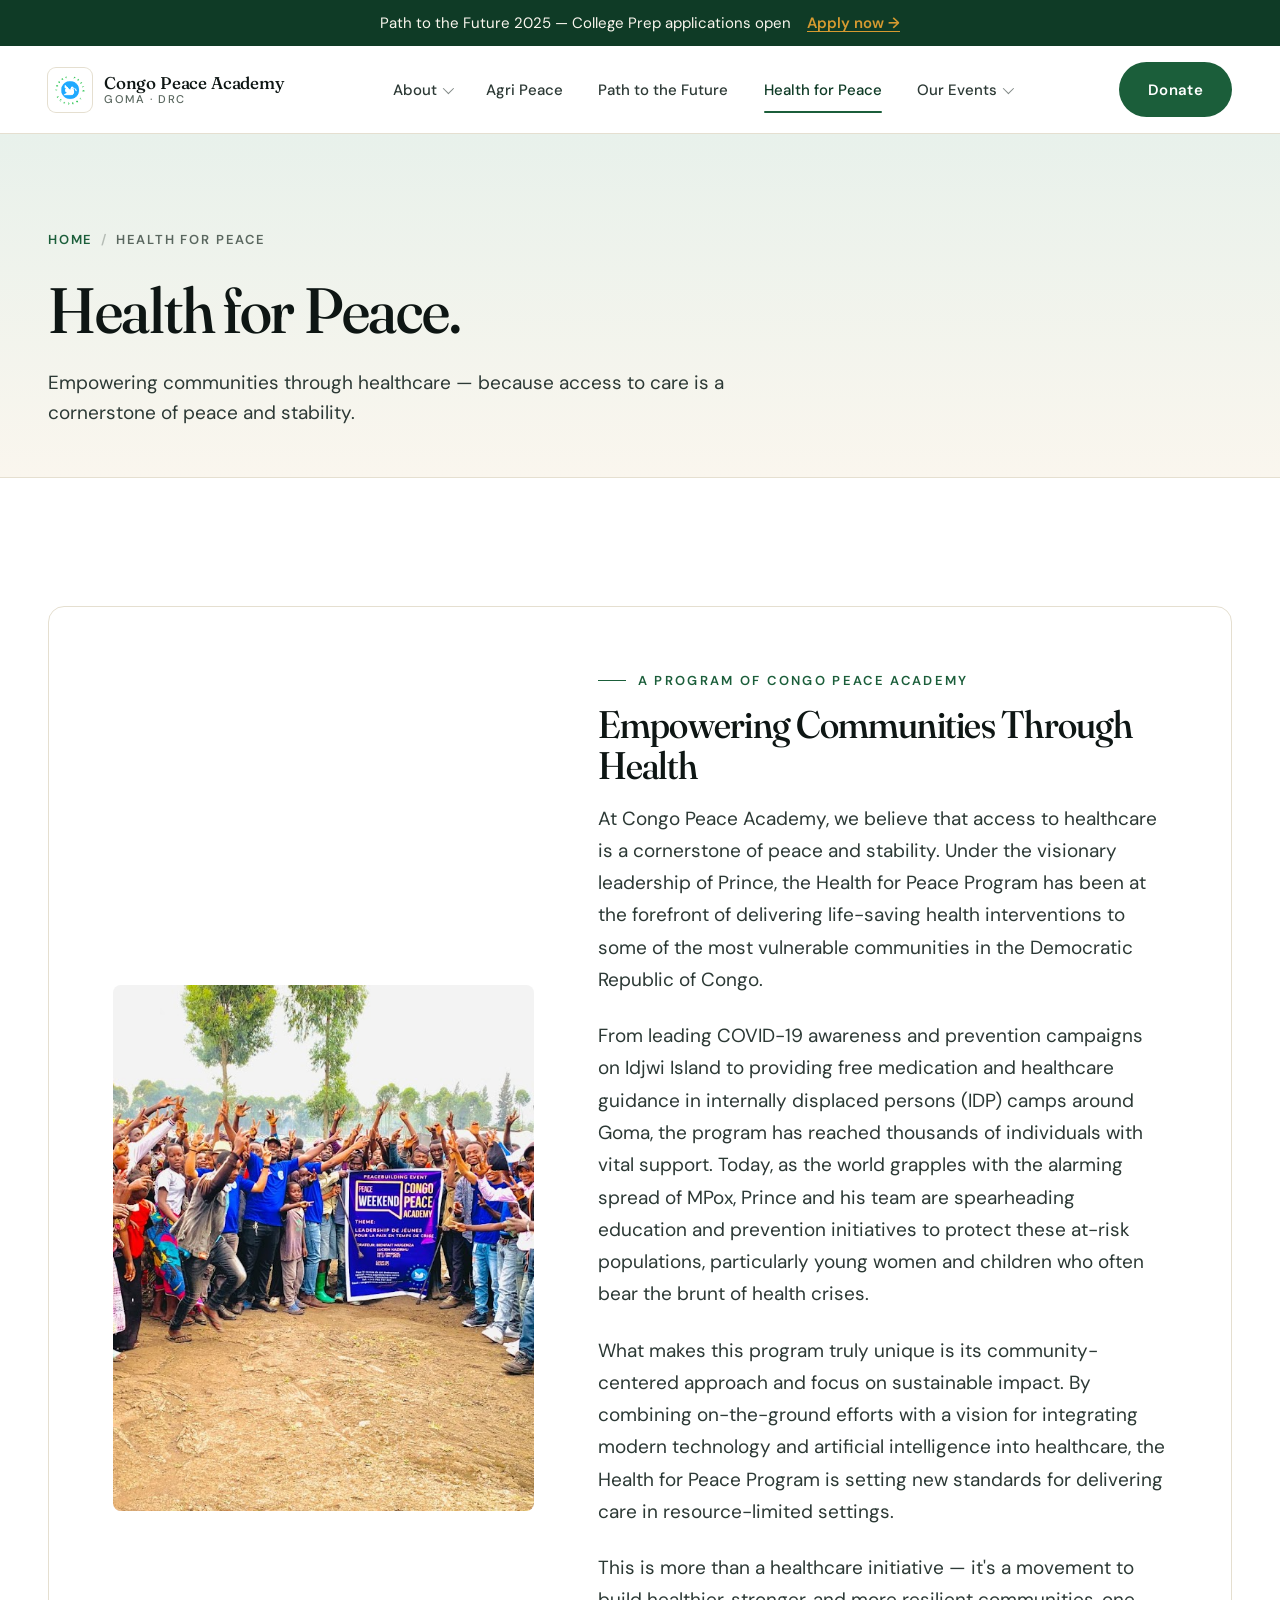
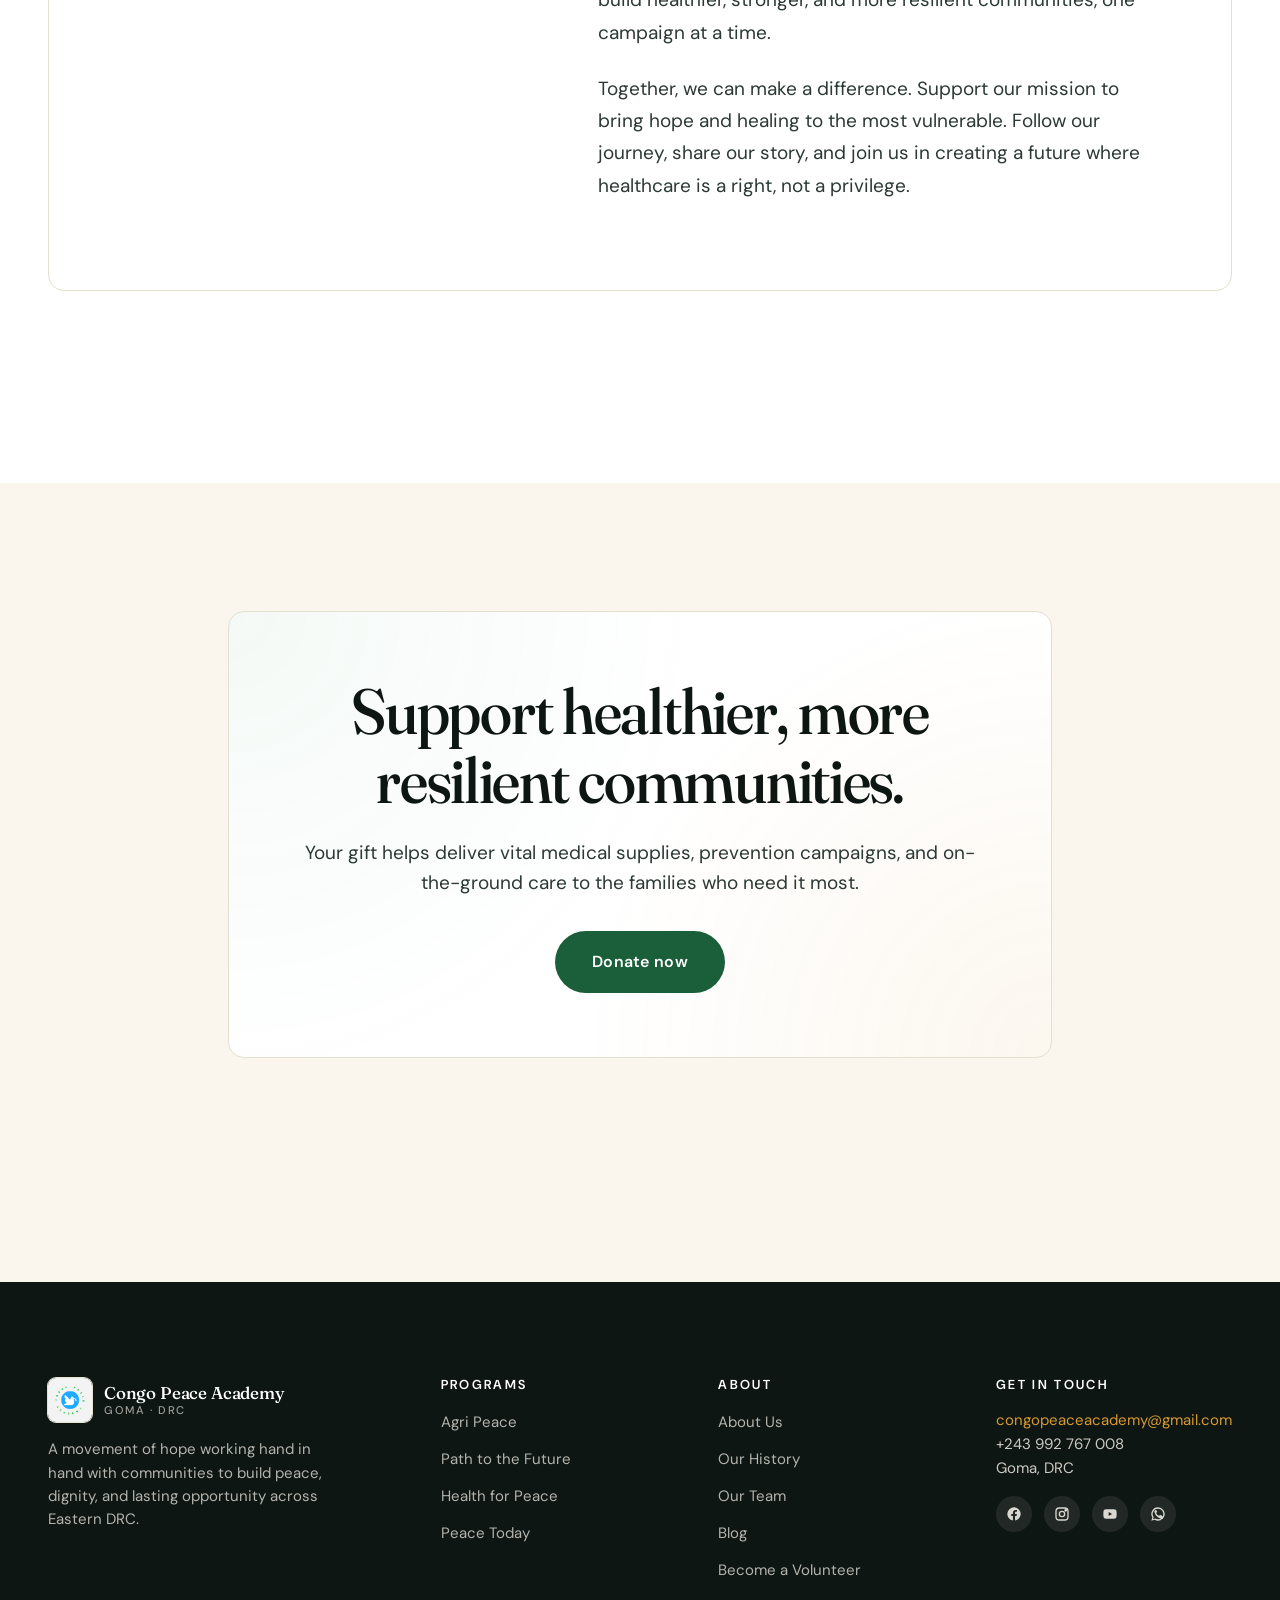
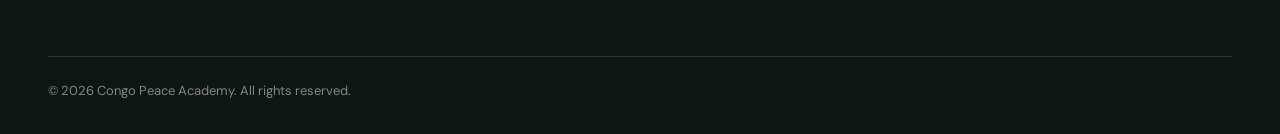
<file: health-for-peace.html>
<!DOCTYPE html>
<html lang="en">
<head>
  <meta charset="UTF-8" />
  <meta name="viewport" content="width=device-width, initial-scale=1.0" />
  <title>Health for Peace — Congo Peace Academy</title>
  <meta name="description" content="Empowering communities through healthcare in Eastern DRC — COVID-19 prevention, free medication in IDP camps, and MPox awareness." />
  <meta name="theme-color" content="#0F3B26" />

  <link rel="preconnect" href="https://fonts.googleapis.com" />
  <link rel="preconnect" href="https://fonts.gstatic.com" crossorigin />
  <link href="https://fonts.googleapis.com/css2?family=Fraunces:ital,opsz,wght,SOFT@0,9..144,300..900,30..100;1,9..144,300..900,30..100&family=DM+Sans:opsz,wght@9..40,400;9..40,500;9..40,600;9..40,700&display=swap" rel="stylesheet" />

  <link rel="stylesheet" href="assets/css/style.css" />
  <link rel="icon" type="image/png" href="assets/images/logo.png" />
</head>
<body>

<a href="#main" class="skip-link">Skip to main content</a>

<div class="banner">
  <div class="container banner-content">
    <span>Path to the Future 2025 — College Prep applications open</span>
    <a href="path-to-the-future.html">Apply now →</a>
  </div>
</div>

<header class="site-header">
  <div class="container">
    <nav class="nav" aria-label="Primary">
      <a href="index.html" class="brand" aria-label="Congo Peace Academy home">
        <img class="brand-mark-img" src="assets/images/logo.png" alt="Congo Peace Academy" />
        <span class="brand-text">Congo Peace Academy<span class="brand-text-sub">Goma · DRC</span></span>
      </a>
      <button class="nav-toggle" aria-label="Toggle navigation" aria-expanded="false" aria-controls="nav-list">
        <span class="nav-toggle-bar" aria-hidden="true"></span>
      </button>
      <ul class="nav-list" id="nav-list">
        <li class="nav-item has-sub">
          <a class="nav-link" href="about/index.html">About</a>
          <ul class="subnav">
            <li><a class="subnav-link" href="about/index.html">About Us</a></li>
            <li><a class="subnav-link" href="about/our-history.html">Our History</a></li>
            <li><a class="subnav-link" href="about/our-team.html">Our Team</a></li>
            <li><a class="subnav-link" href="about/blog.html">Blog</a></li>
      </ul>
        </li>
        <li class="nav-item"><a class="nav-link" href="agri-peace.html">Agri Peace</a></li>
        <li class="nav-item"><a class="nav-link" href="path-to-the-future.html">Path to the Future</a></li>
        <li class="nav-item"><a class="nav-link" href="health-for-peace.html" aria-current="page">Health for Peace</a></li>
        <li class="nav-item has-sub">
          <a class="nav-link" href="our-events/index.html">Our Events</a>
          <ul class="subnav">
            <li><a class="subnav-link" href="our-events/index.html">All Events</a></li>
            <li><a class="subnav-link" href="our-events/peace-today.html">Peace Today</a></li>
            <li><a class="subnav-link" href="our-events/become-volunteers.html">Become Volunteers</a></li>
          </ul>
        </li>
        <li class="nav-donate"><a class="btn btn-primary" href="https://donorbox.org/congo-peace-academy-1-3?default_interval=o" target="_blank" rel="noopener">Donate</a></li>
      </ul>
      <div class="nav-actions">
        <a class="btn btn-primary" href="https://donorbox.org/congo-peace-academy-1-3?default_interval=o" target="_blank" rel="noopener">Donate</a>
      </div>
    </nav>
  </div>
</header>

<main id="main">

  <section class="page-hero">
    <div class="container">
      <div class="breadcrumb reveal">
        <a href="index.html">Home</a><span class="breadcrumb-sep">/</span><span>Health for Peace</span>
      </div>
      <h1 class="reveal">Health for Peace.</h1>
      <p class="reveal">Empowering communities through healthcare — because access to care is a cornerstone of peace and stability.</p>
    </div>
  </section>

  <section class="bg-paper">
    <div class="container">
      <div class="profile-feature">
        <div class="profile-feature-media reveal">
          <img src="./assets/images/peacebuilding_image.jpg" alt="Health for Peace program — community healthcare in Eastern DRC" loading="lazy" />
        </div>
        <div class="profile-feature-body">
          <span class="eyebrow reveal">A program of Congo Peace Academy</span>
          <h2 class="reveal">Empowering Communities Through Health</h2>
          <p class="reveal">At Congo Peace Academy, we believe that access to healthcare is a cornerstone of peace and stability. Under the visionary leadership of Prince, the Health for Peace Program has been at the forefront of delivering life-saving health interventions to some of the most vulnerable communities in the Democratic Republic of Congo.</p>
          <p class="reveal">From leading COVID-19 awareness and prevention campaigns on Idjwi Island to providing free medication and healthcare guidance in internally displaced persons (IDP) camps around Goma, the program has reached thousands of individuals with vital support. Today, as the world grapples with the alarming spread of MPox, Prince and his team are spearheading education and prevention initiatives to protect these at-risk populations, particularly young women and children who often bear the brunt of health crises.</p>
          <p class="reveal">What makes this program truly unique is its community-centered approach and focus on sustainable impact. By combining on-the-ground efforts with a vision for integrating modern technology and artificial intelligence into healthcare, the Health for Peace Program is setting new standards for delivering care in resource-limited settings.</p>
          <p class="reveal">This is more than a healthcare initiative — it's a movement to build healthier, stronger, and more resilient communities, one campaign at a time.</p>
          <p class="reveal">Together, we can make a difference. Support our mission to bring hope and healing to the most vulnerable. Follow our journey, share our story, and join us in creating a future where healthcare is a right, not a privilege.</p>
        </div>
      </div>
    </div>
  </section>


  <section class="bg-cream">
    <div class="container container-narrow">
      <div class="cta-band reveal">
        <h2>Support healthier, more resilient communities.</h2>
        <p>Your gift helps deliver vital medical supplies, prevention campaigns, and on-the-ground care to the families who need it most.</p>
        <div class="hero-actions" style="justify-content:center">
          <a class="btn btn-primary btn-lg" href="https://donorbox.org/congo-peace-academy-1-3?default_interval=o" target="_blank" rel="noopener">Donate now</a>
        </div>
      </div>
    </div>
  </section>


</main>

<footer class="site-footer">
  <div class="container">
    <div class="footer-grid">
      <div class="footer-brand">
        <div class="brand" style="color:var(--paper)">
          <img class="brand-mark-img" src="assets/images/logo.png" alt="Congo Peace Academy" />
          <span class="brand-text">Congo Peace Academy<span class="brand-text-sub" style="color:rgba(250,246,238,0.6)">Goma · DRC</span></span>
        </div>
        <p>A movement of hope working hand in hand with communities to build peace, dignity, and lasting opportunity across Eastern DRC.</p>
      </div>
      <div>
        <h4>Programs</h4>
        <ul class="footer-list">
          <li><a href="agri-peace.html">Agri Peace</a></li>
          <li><a href="path-to-the-future.html">Path to the Future</a></li>
          <li><a href="health-for-peace.html">Health for Peace</a></li>
          <li><a href="our-events/peace-today.html">Peace Today</a></li>
        </ul>
      </div>
      <div>
        <h4>About</h4>
        <ul class="footer-list">
          <li><a href="about/index.html">About Us</a></li>
          <li><a href="about/our-history.html">Our History</a></li>
          <li><a href="about/our-team.html">Our Team</a></li>
          <li><a href="about/blog.html">Blog</a></li>
          <li><a href="our-events/become-volunteers.html">Become a Volunteer</a></li>
        </ul>
      </div>
      <div>
        <h4>Get in touch</h4>
        <div class="footer-contact">
          <p style="color:rgba(250,246,238,0.8);max-width:none;margin-bottom:1rem">
            <a href="mailto:congopeaceacademy@gmail.com">congopeaceacademy@gmail.com</a><br />
            +243 992 767 008<br />
            Goma, DRC
          </p>
        </div>
        <div class="socials">
          <a href="https://web.facebook.com/congopeaceacademy" target="_blank" rel="noopener" aria-label="Facebook"><svg viewBox="0 0 24 24" fill="currentColor"><path d="M22 12a10 10 0 1 0-11.56 9.88v-6.99H7.9V12h2.54V9.8c0-2.51 1.49-3.89 3.78-3.89 1.09 0 2.24.2 2.24.2v2.46h-1.26c-1.24 0-1.63.77-1.63 1.56V12h2.77l-.44 2.89h-2.33v6.99A10 10 0 0 0 22 12z"/></svg></a>
          <a href="https://www.instagram.com/congopeaceacademy/" target="_blank" rel="noopener" aria-label="Instagram"><svg viewBox="0 0 24 24" fill="none" stroke="currentColor" stroke-width="2"><rect x="3" y="3" width="18" height="18" rx="5"/><circle cx="12" cy="12" r="4"/><circle cx="17.5" cy="6.5" r="1" fill="currentColor"/></svg></a>
          <a href="https://youtu.be/6_g-ZvBbn6o" target="_blank" rel="noopener" aria-label="YouTube"><svg viewBox="0 0 24 24" fill="currentColor"><path d="M21.58 7.19a2.5 2.5 0 0 0-1.76-1.77C18.25 5 12 5 12 5s-6.25 0-7.82.42A2.5 2.5 0 0 0 2.42 7.2 26.06 26.06 0 0 0 2 12a26.06 26.06 0 0 0 .42 4.81 2.5 2.5 0 0 0 1.76 1.77C5.75 19 12 19 12 19s6.25 0 7.82-.42a2.5 2.5 0 0 0 1.76-1.77A26.06 26.06 0 0 0 22 12a26.06 26.06 0 0 0-.42-4.81zM10 15.02V8.98L15.2 12 10 15.02z"/></svg></a>
          <a href="https://chat.whatsapp.com/JzBHcnJe77zBzk28pUauEM" target="_blank" rel="noopener" aria-label="WhatsApp"><svg viewBox="0 0 24 24" fill="currentColor"><path d="M17.5 14.4l-2-1c-.3-.1-.5-.1-.7.1l-.9 1.1c-.2.2-.4.3-.7.1a8 8 0 0 1-3.9-3.9c-.2-.3-.1-.5.1-.7l1.1-.9c.2-.2.2-.4.1-.7l-1-2c-.1-.3-.5-.5-.8-.4l-1.8.6c-.3.1-.5.4-.5.7.1 3 1.5 5.8 3.7 8 2.2 2.2 5 3.6 8 3.7.3 0 .6-.2.7-.5l.6-1.8c.1-.3-.1-.7-.4-.8z"/><path d="M12 2A10 10 0 0 0 3.5 17.3L2 22l4.8-1.5A10 10 0 1 0 12 2zm0 18a8 8 0 0 1-4.1-1.1l-.3-.2-3.1 1 1-3-.2-.3A8 8 0 1 1 12 20z"/></svg></a>
        </div>
      </div>
    </div>
    <div class="footer-bottom">
      <span>© 2026 Congo Peace Academy. All rights reserved.</span>
    </div>
  </div>
</footer>

<script src="assets/js/main.js"></script>
</body>
</html>
</file>
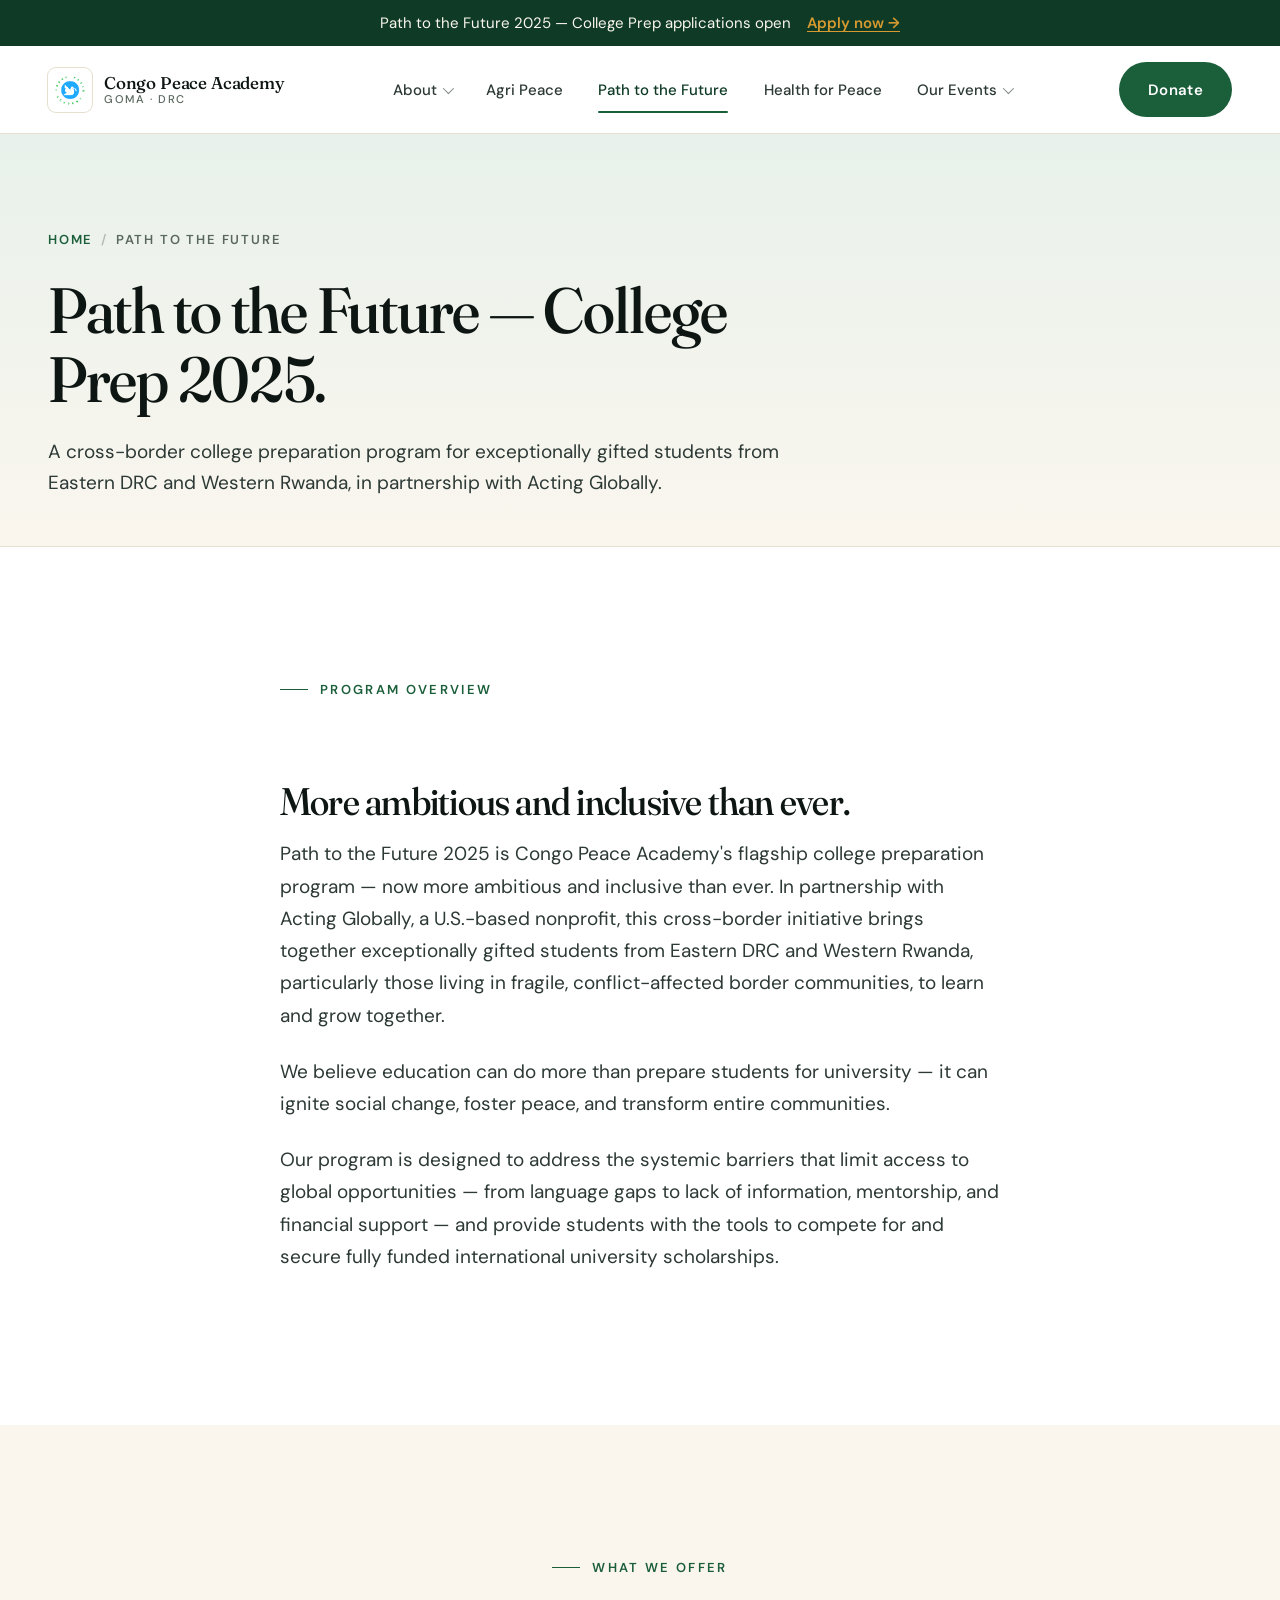
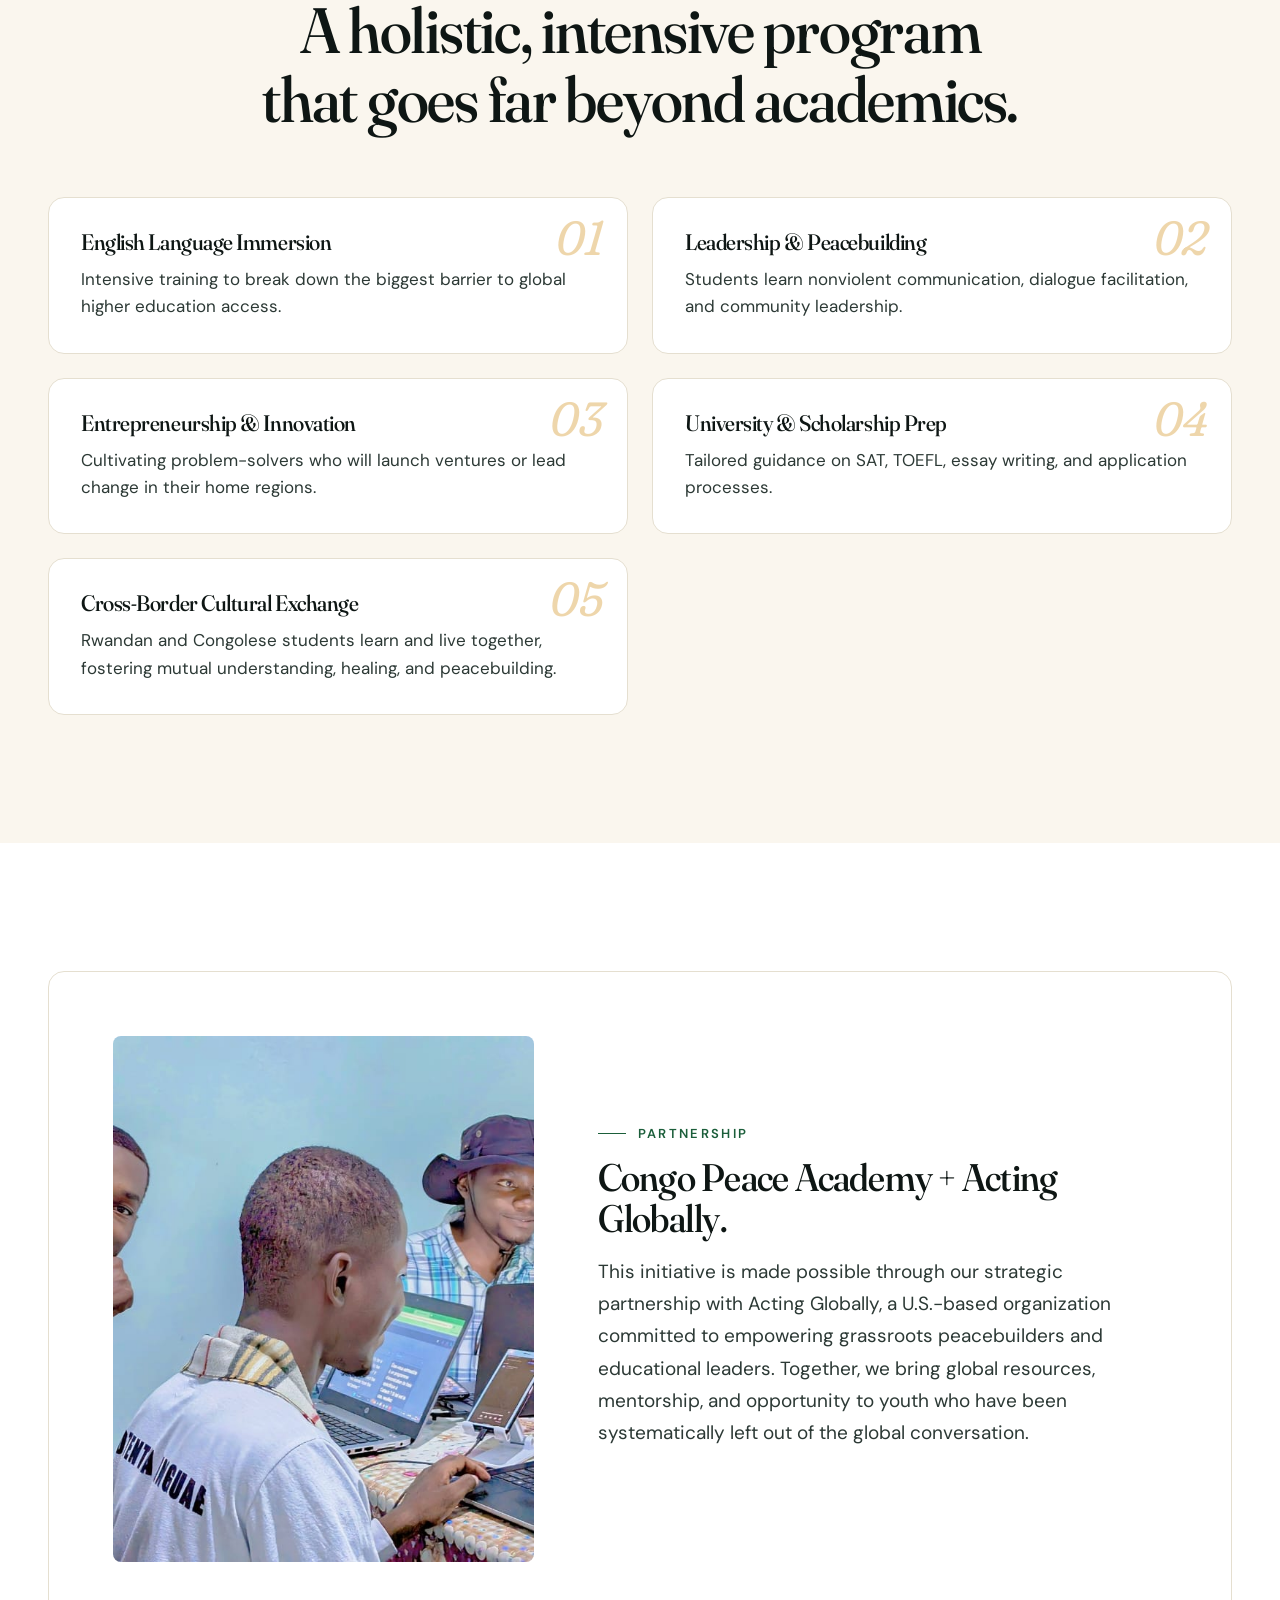
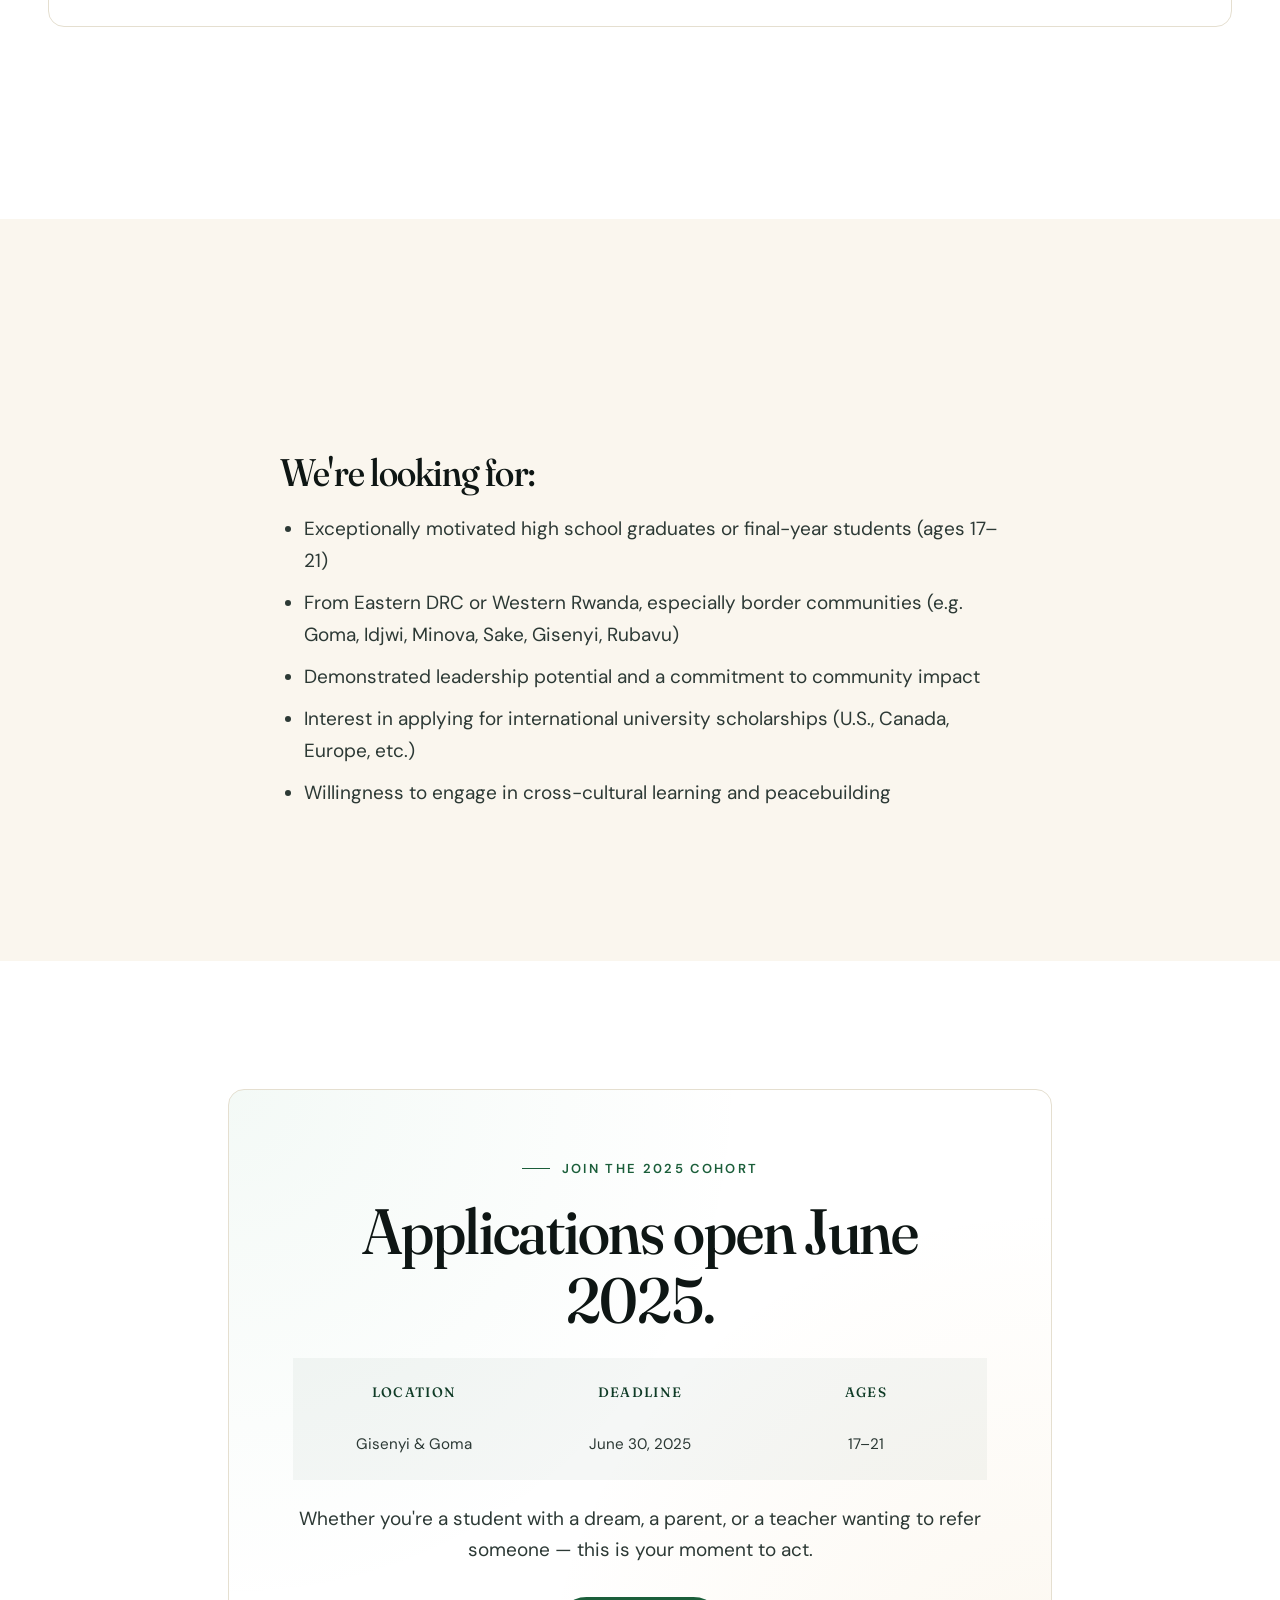
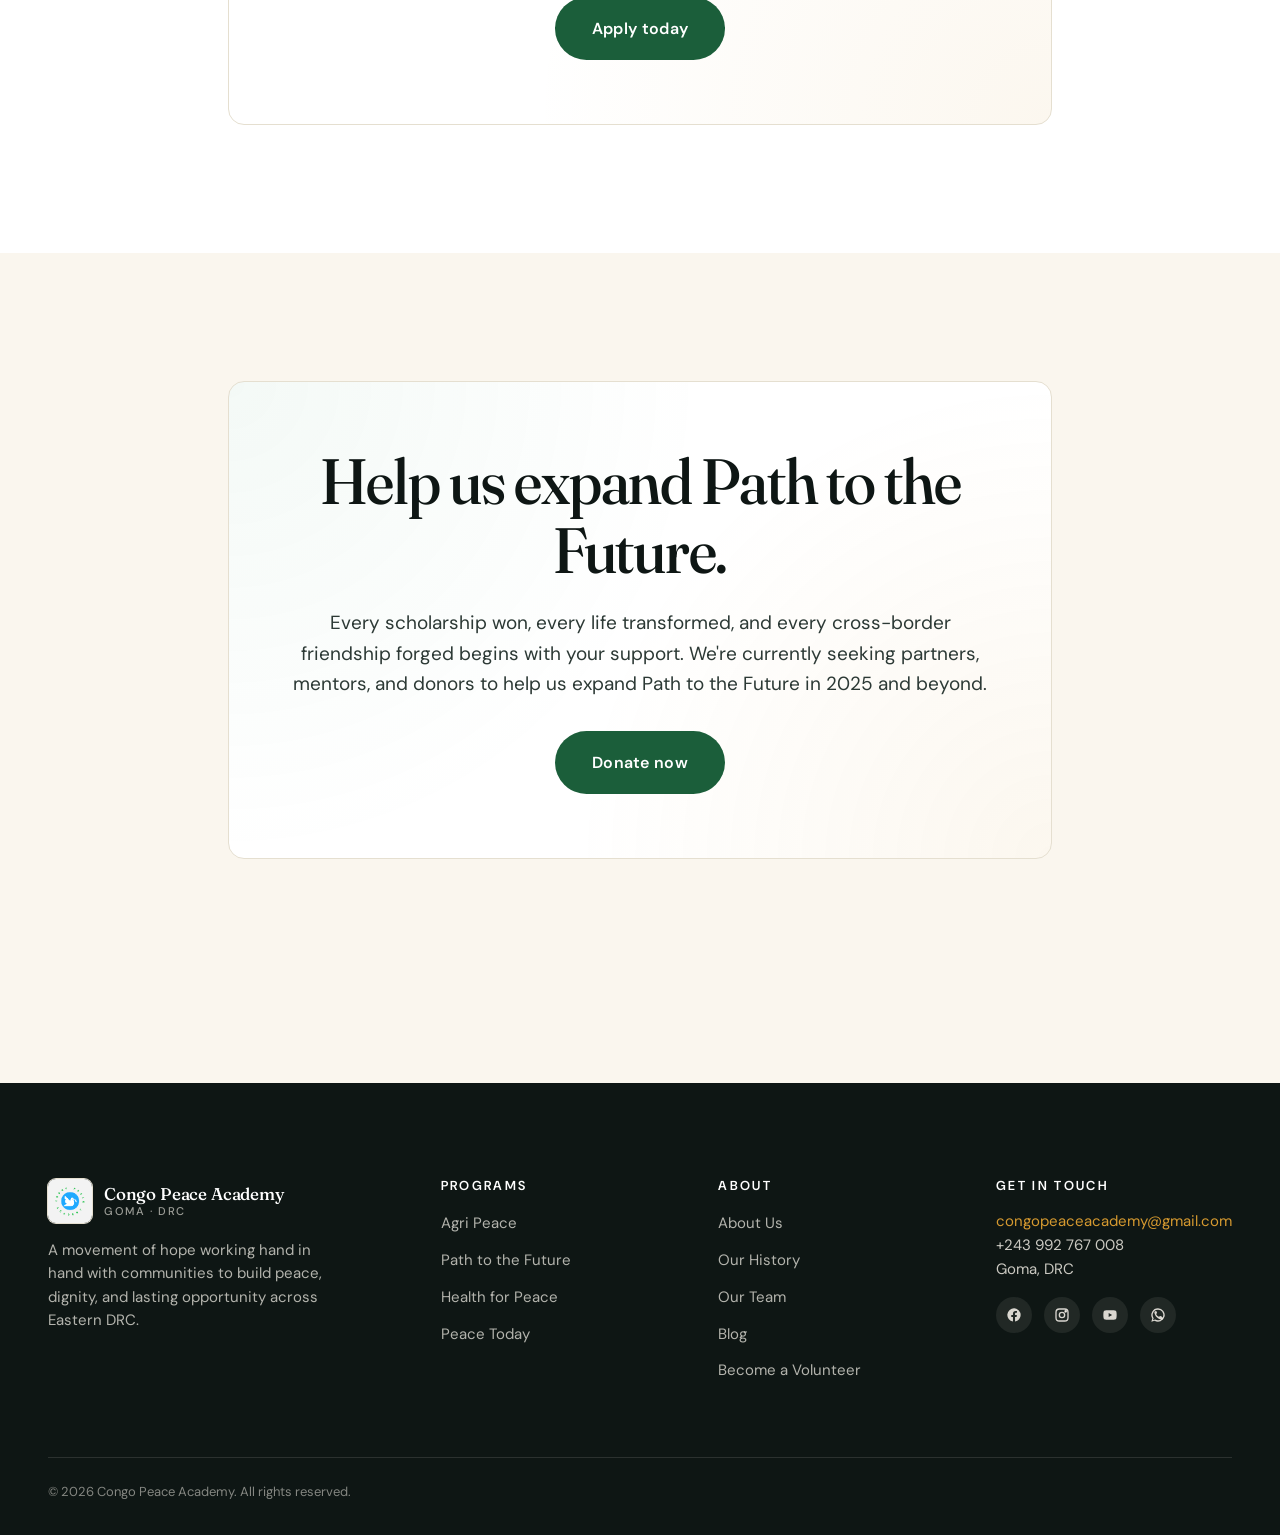
<file: path-to-the-future.html>
<!DOCTYPE html>
<html lang="en">
<head>
  <meta charset="UTF-8" />
  <meta name="viewport" content="width=device-width, initial-scale=1.0" />
  <title>Path to the Future — College Prep 2025 — Congo Peace Academy</title>
  <meta name="description" content="A cross-border college prep program for gifted students from Eastern DRC and Western Rwanda — English immersion, leadership, entrepreneurship, scholarship prep." />
  <meta name="theme-color" content="#0F3B26" />

  <link rel="preconnect" href="https://fonts.googleapis.com" />
  <link rel="preconnect" href="https://fonts.gstatic.com" crossorigin />
  <link href="https://fonts.googleapis.com/css2?family=Fraunces:ital,opsz,wght,SOFT@0,9..144,300..900,30..100;1,9..144,300..900,30..100&family=DM+Sans:opsz,wght@9..40,400;9..40,500;9..40,600;9..40,700&display=swap" rel="stylesheet" />

  <link rel="stylesheet" href="assets/css/style.css" />
  <link rel="icon" type="image/png" href="assets/images/logo.png" />
</head>
<body>

<a href="#main" class="skip-link">Skip to main content</a>

<div class="banner">
  <div class="container banner-content">
    <span>Path to the Future 2025 — College Prep applications open</span>
    <a href="path-to-the-future.html">Apply now →</a>
  </div>
</div>

<header class="site-header">
  <div class="container">
    <nav class="nav" aria-label="Primary">
      <a href="index.html" class="brand" aria-label="Congo Peace Academy home">
        <img class="brand-mark-img" src="assets/images/logo.png" alt="Congo Peace Academy" />
        <span class="brand-text">Congo Peace Academy<span class="brand-text-sub">Goma · DRC</span></span>
      </a>
      <button class="nav-toggle" aria-label="Toggle navigation" aria-expanded="false" aria-controls="nav-list">
        <span class="nav-toggle-bar" aria-hidden="true"></span>
      </button>
      <ul class="nav-list" id="nav-list">
        <li class="nav-item has-sub">
          <a class="nav-link" href="about/index.html">About</a>
          <ul class="subnav">
            <li><a class="subnav-link" href="about/index.html">About Us</a></li>
            <li><a class="subnav-link" href="about/our-history.html">Our History</a></li>
            <li><a class="subnav-link" href="about/our-team.html">Our Team</a></li>
            <li><a class="subnav-link" href="about/blog.html">Blog</a></li>
      </ul>
        </li>
        <li class="nav-item"><a class="nav-link" href="agri-peace.html">Agri Peace</a></li>
        <li class="nav-item"><a class="nav-link" href="path-to-the-future.html" aria-current="page">Path to the Future</a></li>
        <li class="nav-item"><a class="nav-link" href="health-for-peace.html">Health for Peace</a></li>
        <li class="nav-item has-sub">
          <a class="nav-link" href="our-events/index.html">Our Events</a>
          <ul class="subnav">
            <li><a class="subnav-link" href="our-events/index.html">All Events</a></li>
            <li><a class="subnav-link" href="our-events/peace-today.html">Peace Today</a></li>
            <li><a class="subnav-link" href="our-events/become-volunteers.html">Become Volunteers</a></li>
          </ul>
        </li>
        <li class="nav-donate"><a class="btn btn-primary" href="https://donorbox.org/congo-peace-academy-1-3?default_interval=o" target="_blank" rel="noopener">Donate</a></li>
      </ul>
      <div class="nav-actions">
        <a class="btn btn-primary" href="https://donorbox.org/congo-peace-academy-1-3?default_interval=o" target="_blank" rel="noopener">Donate</a>
      </div>
    </nav>
  </div>
</header>

<main id="main">

  <section class="page-hero">
    <div class="container">
      <div class="breadcrumb reveal">
        <a href="index.html">Home</a><span class="breadcrumb-sep">/</span><span>Path to the Future</span>
      </div>
      <h1 class="reveal">Path to the Future — College Prep 2025.</h1>
      <p class="reveal">A cross-border college preparation program for exceptionally gifted students from Eastern DRC and Western Rwanda, in partnership with Acting Globally.</p>
    </div>
  </section>

  <!-- Program overview -->
  <section class="bg-paper">
    <div class="container container-narrow">
      <article class="prose">
        <span class="eyebrow reveal">Program overview</span>
        <h2 class="reveal">More ambitious and inclusive than ever.</h2>
        <p class="reveal">Path to the Future 2025 is Congo Peace Academy's flagship college preparation program — now more ambitious and inclusive than ever. In partnership with Acting Globally, a U.S.-based nonprofit, this cross-border initiative brings together exceptionally gifted students from Eastern DRC and Western Rwanda, particularly those living in fragile, conflict-affected border communities, to learn and grow together.</p>
        <p class="reveal">We believe education can do more than prepare students for university — it can ignite social change, foster peace, and transform entire communities.</p>
        <p class="reveal">Our program is designed to address the systemic barriers that limit access to global opportunities — from language gaps to lack of information, mentorship, and financial support — and provide students with the tools to compete for and secure fully funded international university scholarships.</p>
      </article>
    </div>
  </section>

  <!-- What we offer -->
  <section class="bg-cream">
    <div class="container">
      <div class="section-header center">
        <span class="eyebrow reveal">What we offer</span>
        <h2 class="reveal">A holistic, intensive program that goes far beyond academics.</h2>
      </div>
      <div class="values">
        <div class="value-card reveal">
          <div class="value-num">01</div>
          <h3 class="value-title">English Language Immersion</h3>
          <p>Intensive training to break down the biggest barrier to global higher education access.</p>
        </div>
        <div class="value-card reveal">
          <div class="value-num">02</div>
          <h3 class="value-title">Leadership &amp; Peacebuilding</h3>
          <p>Students learn nonviolent communication, dialogue facilitation, and community leadership.</p>
        </div>
        <div class="value-card reveal">
          <div class="value-num">03</div>
          <h3 class="value-title">Entrepreneurship &amp; Innovation</h3>
          <p>Cultivating problem-solvers who will launch ventures or lead change in their home regions.</p>
        </div>
        <div class="value-card reveal">
          <div class="value-num">04</div>
          <h3 class="value-title">University &amp; Scholarship Prep</h3>
          <p>Tailored guidance on SAT, TOEFL, essay writing, and application processes.</p>
        </div>
        <div class="value-card reveal">
          <div class="value-num">05</div>
          <h3 class="value-title">Cross-Border Cultural Exchange</h3>
          <p>Rwandan and Congolese students learn and live together, fostering mutual understanding, healing, and peacebuilding.</p>
        </div>
      </div>
    </div>
  </section>

  <!-- Partnership -->
  <section class="bg-paper">
    <div class="container">
      <div class="profile-feature">
        <div class="profile-feature-media reveal">
          <img src="./assets/images/downloaded/cpa-img-17df3de1d5f7.jpg" alt="Path to the Future — students in cross-border program" loading="lazy" />
        </div>
        <div class="profile-feature-body">
          <span class="eyebrow reveal">Partnership</span>
          <h2 class="reveal">Congo Peace Academy + Acting Globally.</h2>
          <p class="reveal">This initiative is made possible through our strategic partnership with Acting Globally, a U.S.-based organization committed to empowering grassroots peacebuilders and educational leaders. Together, we bring global resources, mentorship, and opportunity to youth who have been systematically left out of the global conversation.</p>
        </div>
      </div>
    </div>
  </section>

  <!-- Who can apply -->
  <section class="bg-cream">
    <div class="container container-narrow">
      <article class="prose">
        <span class="eyebrow reveal">Who can apply</span>
        <h2 class="reveal">We're looking for:</h2>
        <ul class="reveal">
          <li>Exceptionally motivated high school graduates or final-year students (ages 17–21)</li>
          <li>From Eastern DRC or Western Rwanda, especially border communities (e.g. Goma, Idjwi, Minova, Sake, Gisenyi, Rubavu)</li>
          <li>Demonstrated leadership potential and a commitment to community impact</li>
          <li>Interest in applying for international university scholarships (U.S., Canada, Europe, etc.)</li>
          <li>Willingness to engage in cross-cultural learning and peacebuilding</li>
        </ul>
      </article>
    </div>
  </section>

  <!-- Apply -->
  <section class="bg-paper">
    <div class="container container-narrow">
      <div class="cta-band reveal">
        <span class="eyebrow">Join the 2025 cohort</span>
        <h2>Applications open June 2025.</h2>
        <div class="info-grid">
          <div><strong>Location</strong><br />Gisenyi &amp; Goma</div>
          <div><strong>Deadline</strong><br />June 30, 2025</div>
          <div><strong>Ages</strong><br />17–21</div>
        </div>
        <p>Whether you're a student with a dream, a parent, or a teacher wanting to refer someone — this is your moment to act.</p>
        <div class="hero-actions" style="justify-content:center">
          <a class="btn btn-primary btn-lg" href="https://forms.gle/m59n7CviaZchGbhZ8" target="_blank" rel="noopener">Apply today</a>
        </div>
      </div>
    </div>
  </section>


  <section class="bg-cream">
    <div class="container container-narrow">
      <div class="cta-band reveal">
        <h2>Help us expand Path to the Future.</h2>
        <p>Every scholarship won, every life transformed, and every cross-border friendship forged begins with your support. We're currently seeking partners, mentors, and donors to help us expand Path to the Future in 2025 and beyond.</p>
        <div class="hero-actions" style="justify-content:center">
          <a class="btn btn-primary btn-lg" href="https://donorbox.org/congo-peace-academy-1-3?default_interval=o" target="_blank" rel="noopener">Donate now</a>
        </div>
      </div>
    </div>
  </section>


</main>

<footer class="site-footer">
  <div class="container">
    <div class="footer-grid">
      <div class="footer-brand">
        <div class="brand" style="color:var(--paper)">
          <img class="brand-mark-img" src="assets/images/logo.png" alt="Congo Peace Academy" />
          <span class="brand-text">Congo Peace Academy<span class="brand-text-sub" style="color:rgba(250,246,238,0.6)">Goma · DRC</span></span>
        </div>
        <p>A movement of hope working hand in hand with communities to build peace, dignity, and lasting opportunity across Eastern DRC.</p>
      </div>
      <div>
        <h4>Programs</h4>
        <ul class="footer-list">
          <li><a href="agri-peace.html">Agri Peace</a></li>
          <li><a href="path-to-the-future.html">Path to the Future</a></li>
          <li><a href="health-for-peace.html">Health for Peace</a></li>
          <li><a href="our-events/peace-today.html">Peace Today</a></li>
        </ul>
      </div>
      <div>
        <h4>About</h4>
        <ul class="footer-list">
          <li><a href="about/index.html">About Us</a></li>
          <li><a href="about/our-history.html">Our History</a></li>
          <li><a href="about/our-team.html">Our Team</a></li>
          <li><a href="about/blog.html">Blog</a></li>
          <li><a href="our-events/become-volunteers.html">Become a Volunteer</a></li>
        </ul>
      </div>
      <div>
        <h4>Get in touch</h4>
        <div class="footer-contact">
          <p style="color:rgba(250,246,238,0.8);max-width:none;margin-bottom:1rem">
            <a href="mailto:congopeaceacademy@gmail.com">congopeaceacademy@gmail.com</a><br />
            +243 992 767 008<br />
            Goma, DRC
          </p>
        </div>
        <div class="socials">
          <a href="https://web.facebook.com/congopeaceacademy" target="_blank" rel="noopener" aria-label="Facebook"><svg viewBox="0 0 24 24" fill="currentColor"><path d="M22 12a10 10 0 1 0-11.56 9.88v-6.99H7.9V12h2.54V9.8c0-2.51 1.49-3.89 3.78-3.89 1.09 0 2.24.2 2.24.2v2.46h-1.26c-1.24 0-1.63.77-1.63 1.56V12h2.77l-.44 2.89h-2.33v6.99A10 10 0 0 0 22 12z"/></svg></a>
          <a href="https://www.instagram.com/congopeaceacademy/" target="_blank" rel="noopener" aria-label="Instagram"><svg viewBox="0 0 24 24" fill="none" stroke="currentColor" stroke-width="2"><rect x="3" y="3" width="18" height="18" rx="5"/><circle cx="12" cy="12" r="4"/><circle cx="17.5" cy="6.5" r="1" fill="currentColor"/></svg></a>
          <a href="https://youtu.be/6_g-ZvBbn6o" target="_blank" rel="noopener" aria-label="YouTube"><svg viewBox="0 0 24 24" fill="currentColor"><path d="M21.58 7.19a2.5 2.5 0 0 0-1.76-1.77C18.25 5 12 5 12 5s-6.25 0-7.82.42A2.5 2.5 0 0 0 2.42 7.2 26.06 26.06 0 0 0 2 12a26.06 26.06 0 0 0 .42 4.81 2.5 2.5 0 0 0 1.76 1.77C5.75 19 12 19 12 19s6.25 0 7.82-.42a2.5 2.5 0 0 0 1.76-1.77A26.06 26.06 0 0 0 22 12a26.06 26.06 0 0 0-.42-4.81zM10 15.02V8.98L15.2 12 10 15.02z"/></svg></a>
          <a href="https://chat.whatsapp.com/JzBHcnJe77zBzk28pUauEM" target="_blank" rel="noopener" aria-label="WhatsApp"><svg viewBox="0 0 24 24" fill="currentColor"><path d="M17.5 14.4l-2-1c-.3-.1-.5-.1-.7.1l-.9 1.1c-.2.2-.4.3-.7.1a8 8 0 0 1-3.9-3.9c-.2-.3-.1-.5.1-.7l1.1-.9c.2-.2.2-.4.1-.7l-1-2c-.1-.3-.5-.5-.8-.4l-1.8.6c-.3.1-.5.4-.5.7.1 3 1.5 5.8 3.7 8 2.2 2.2 5 3.6 8 3.7.3 0 .6-.2.7-.5l.6-1.8c.1-.3-.1-.7-.4-.8z"/><path d="M12 2A10 10 0 0 0 3.5 17.3L2 22l4.8-1.5A10 10 0 1 0 12 2zm0 18a8 8 0 0 1-4.1-1.1l-.3-.2-3.1 1 1-3-.2-.3A8 8 0 1 1 12 20z"/></svg></a>
        </div>
      </div>
    </div>
    <div class="footer-bottom">
      <span>© 2026 Congo Peace Academy. All rights reserved.</span>
    </div>
  </div>
</footer>

<script src="assets/js/main.js"></script>
</body>
</html>
</file>
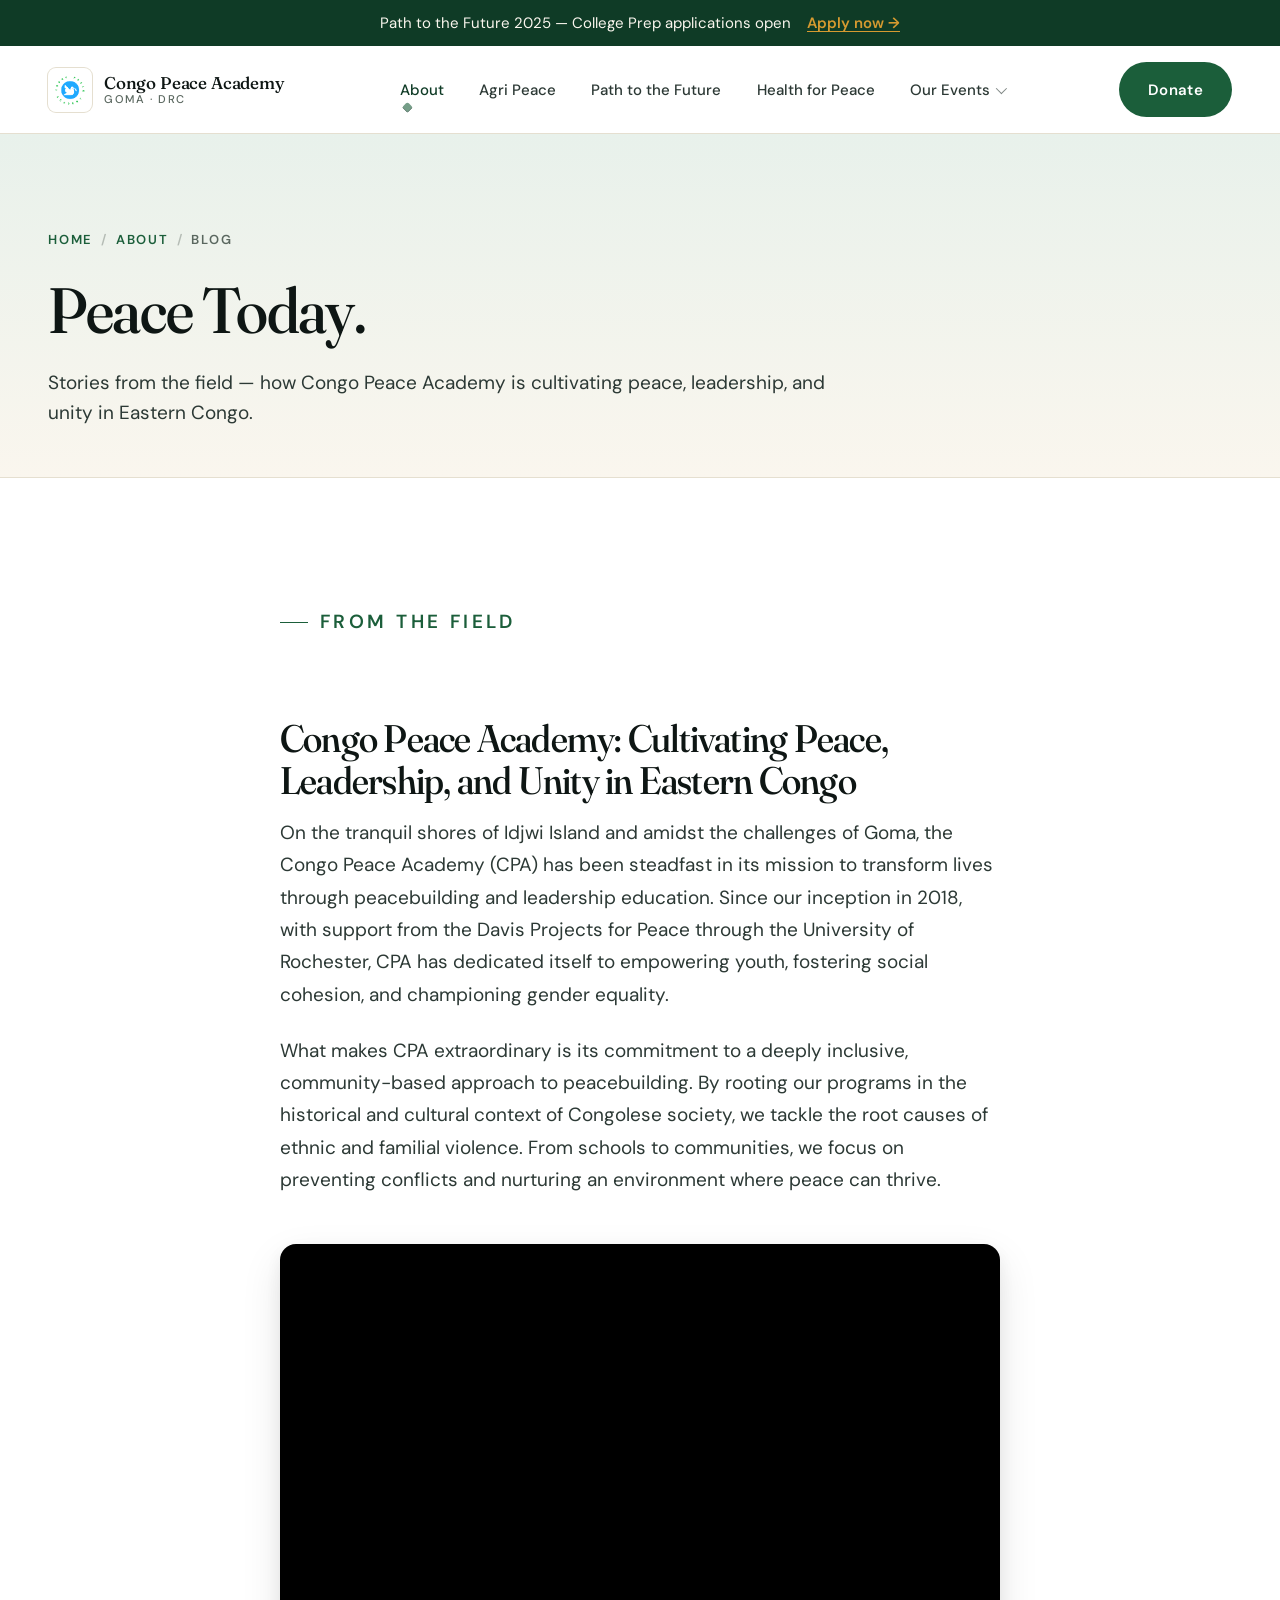
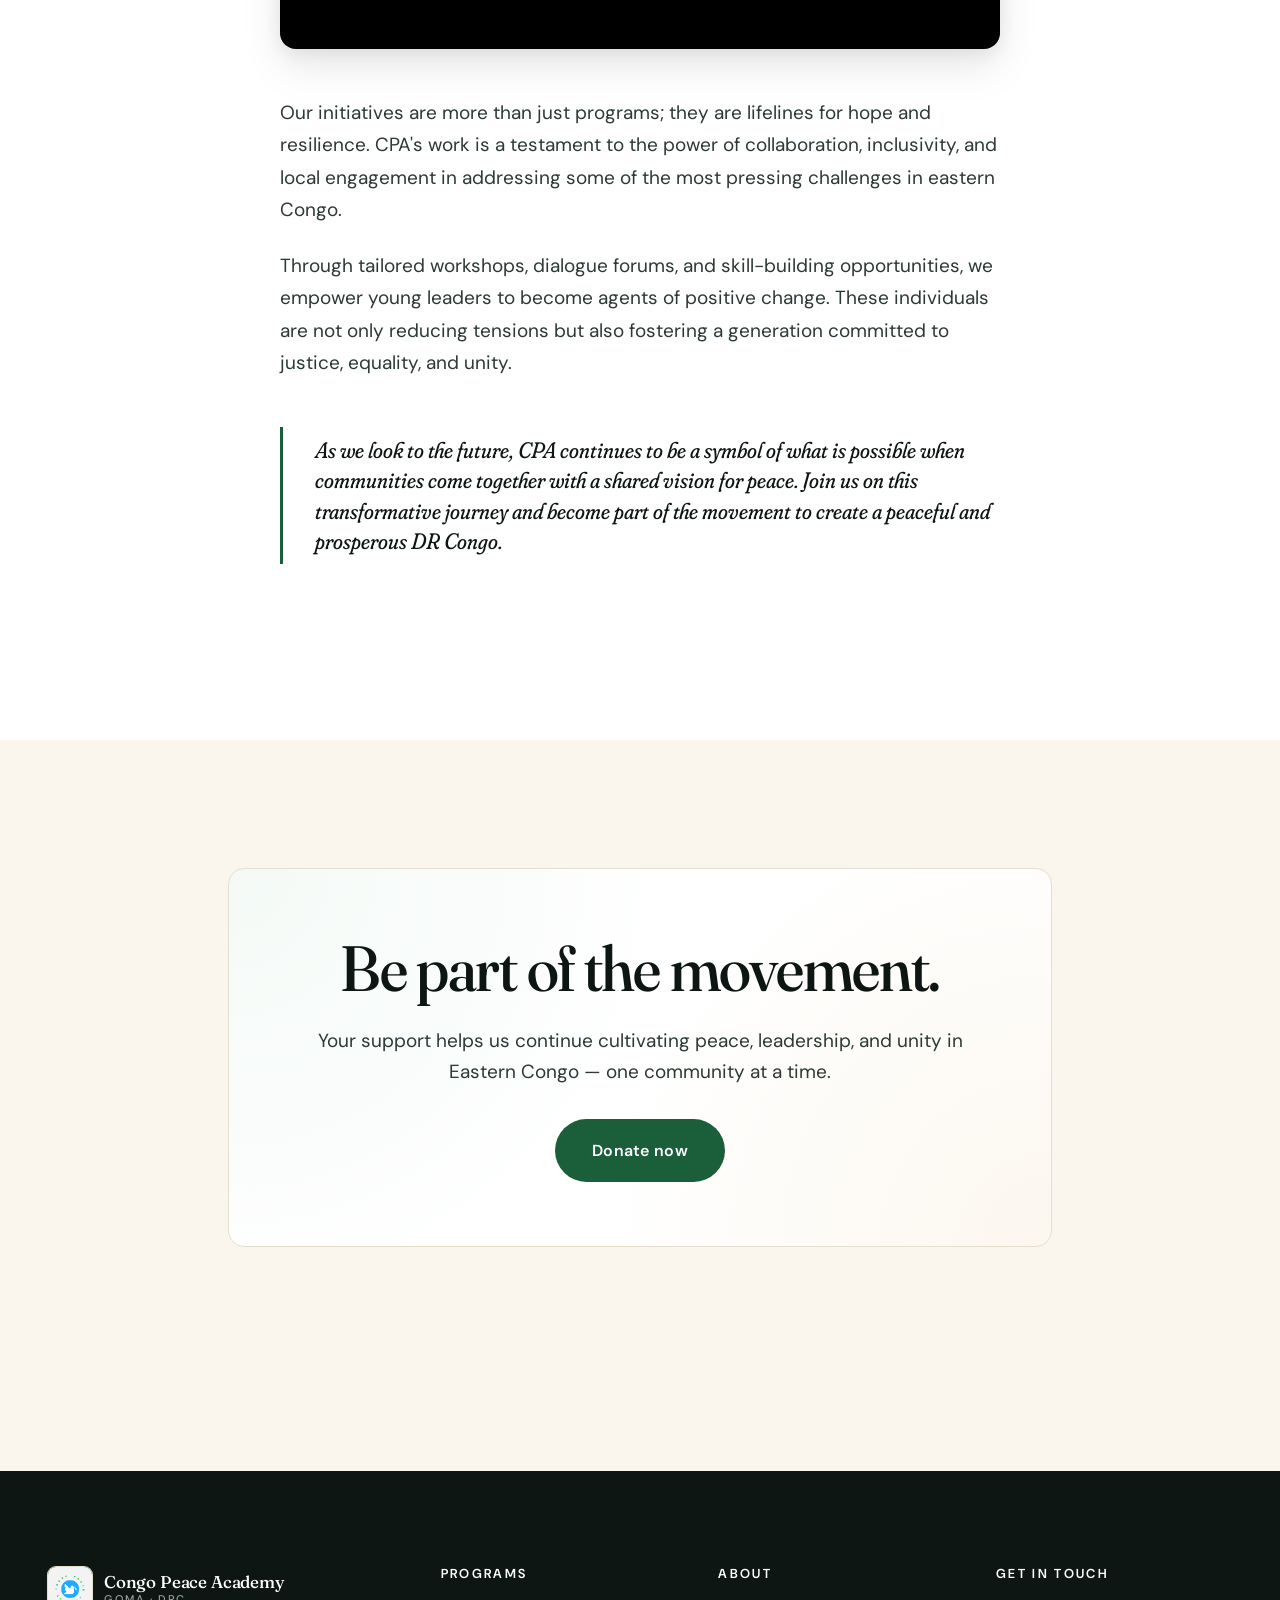
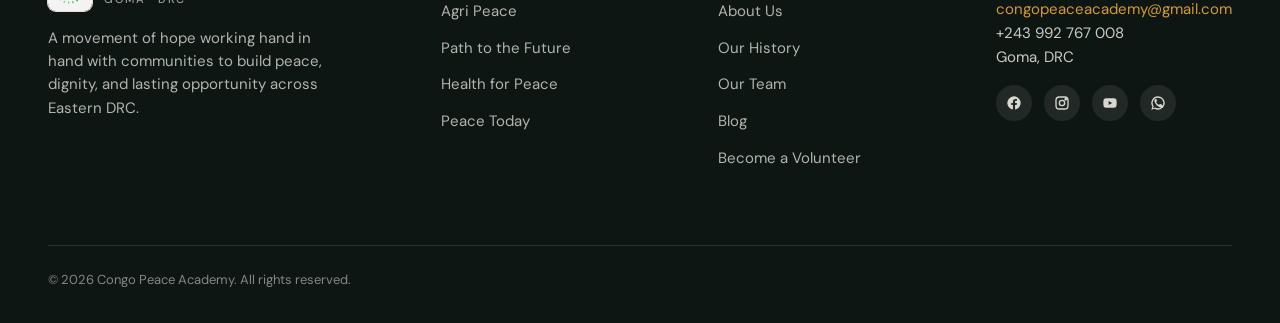
<file: about/blog.html>
<!DOCTYPE html>
<html lang="en">
<head>
  <meta charset="UTF-8" />
  <meta name="viewport" content="width=device-width, initial-scale=1.0" />
  <title>Blog — Peace Today — Congo Peace Academy</title>
  <meta name="description" content="Stories from the field: how Congo Peace Academy is cultivating peace, leadership and unity in Eastern Congo." />
  <meta name="theme-color" content="#0F3B26" />

  <link rel="preconnect" href="https://fonts.googleapis.com" />
  <link rel="preconnect" href="https://fonts.gstatic.com" crossorigin />
  <link href="https://fonts.googleapis.com/css2?family=Fraunces:ital,opsz,wght,SOFT@0,9..144,300..900,30..100;1,9..144,300..900,30..100&family=DM+Sans:opsz,wght@9..40,400;9..40,500;9..40,600;9..40,700&display=swap" rel="stylesheet" />

  <link rel="stylesheet" href="../assets/css/style.css" />
  <link rel="icon" type="image/png" href="../assets/images/logo.png" />
</head>
<body>

<a href="#main" class="skip-link">Skip to main content</a>

<div class="banner">
  <div class="container banner-content">
    <span>Path to the Future 2025 — College Prep applications open</span>
    <a href="../path-to-the-future.html">Apply now →</a>
  </div>
</div>

<header class="site-header">
  <div class="container">
    <nav class="nav" aria-label="Primary">
      <a href="../index.html" class="brand" aria-label="Congo Peace Academy home">
        <img class="brand-mark-img" src="../assets/images/logo.png" alt="Congo Peace Academy" />
        <span class="brand-text">Congo Peace Academy<span class="brand-text-sub">Goma · DRC</span></span>
      </a>
      <button class="nav-toggle" aria-label="Toggle navigation" aria-expanded="false" aria-controls="nav-list">
        <span class="nav-toggle-bar" aria-hidden="true"></span>
      </button>
      <ul class="nav-list" id="nav-list">
        <li class="nav-item has-sub">
          <a class="nav-link" href="../about/index.html" aria-current="page">About</a>
          <ul class="subnav">
            <li><a class="subnav-link" href="../about/index.html">About Us</a></li>
            <li><a class="subnav-link" href="../about/our-history.html">Our History</a></li>
            <li><a class="subnav-link" href="../about/our-team.html">Our Team</a></li>
            <li><a class="subnav-link" href="../about/blog.html">Blog</a></li>
      </ul>
        </li>
        <li class="nav-item"><a class="nav-link" href="../agri-peace.html">Agri Peace</a></li>
        <li class="nav-item"><a class="nav-link" href="../path-to-the-future.html">Path to the Future</a></li>
        <li class="nav-item"><a class="nav-link" href="../health-for-peace.html">Health for Peace</a></li>
        <li class="nav-item has-sub">
          <a class="nav-link" href="../our-events/index.html">Our Events</a>
          <ul class="subnav">
            <li><a class="subnav-link" href="../our-events/index.html">All Events</a></li>
            <li><a class="subnav-link" href="../our-events/peace-today.html">Peace Today</a></li>
            <li><a class="subnav-link" href="../our-events/become-volunteers.html">Become Volunteers</a></li>
          </ul>
        </li>
        <li class="nav-donate"><a class="btn btn-primary" href="https://donorbox.org/congo-peace-academy-1-3?default_interval=o" target="_blank" rel="noopener">Donate</a></li>
      </ul>
      <div class="nav-actions">
        <a class="btn btn-primary" href="https://donorbox.org/congo-peace-academy-1-3?default_interval=o" target="_blank" rel="noopener">Donate</a>
      </div>
    </nav>
  </div>
</header>

<main id="main">

  <section class="page-hero">
    <div class="container">
      <div class="breadcrumb reveal">
        <a href="../index.html">Home</a><span class="breadcrumb-sep">/</span><a href="index.html">About</a><span class="breadcrumb-sep">/</span><span>Blog</span>
      </div>
      <h1 class="reveal">Peace Today.</h1>
      <p class="reveal">Stories from the field — how Congo Peace Academy is cultivating peace, leadership, and unity in Eastern Congo.</p>
    </div>
  </section>

  <section class="bg-paper">
    <div class="container container-narrow">
      <article class="prose">
        <p class="eyebrow reveal">From the field</p>
        <h2 class="reveal">Congo Peace Academy: Cultivating Peace, Leadership, and Unity in Eastern Congo</h2>
        <p class="reveal">On the tranquil shores of Idjwi Island and amidst the challenges of Goma, the Congo Peace Academy (CPA) has been steadfast in its mission to transform lives through peacebuilding and leadership education. Since our inception in 2018, with support from the Davis Projects for Peace through the University of Rochester, CPA has dedicated itself to empowering youth, fostering social cohesion, and championing gender equality.</p>
        <p class="reveal">What makes CPA extraordinary is its commitment to a deeply inclusive, community-based approach to peacebuilding. By rooting our programs in the historical and cultural context of Congolese society, we tackle the root causes of ethnic and familial violence. From schools to communities, we focus on preventing conflicts and nurturing an environment where peace can thrive.</p>

        <div class="video-frame reveal">
          <iframe src="https://www.youtube.com/embed/6_g-ZvBbn6o" title="Congo Peace Academy — Peace Today" frameborder="0" allow="accelerometer; autoplay; clipboard-write; encrypted-media; gyroscope; picture-in-picture; web-share" allowfullscreen></iframe>
        </div>

        <p class="reveal">Our initiatives are more than just programs; they are lifelines for hope and resilience. CPA's work is a testament to the power of collaboration, inclusivity, and local engagement in addressing some of the most pressing challenges in eastern Congo.</p>
        <p class="reveal">Through tailored workshops, dialogue forums, and skill-building opportunities, we empower young leaders to become agents of positive change. These individuals are not only reducing tensions but also fostering a generation committed to justice, equality, and unity.</p>
        <blockquote class="reveal">As we look to the future, CPA continues to be a symbol of what is possible when communities come together with a shared vision for peace. Join us on this transformative journey and become part of the movement to create a peaceful and prosperous DR Congo.</blockquote>
      </article>
    </div>
  </section>


  <section class="bg-cream">
    <div class="container container-narrow">
      <div class="cta-band reveal">
        <h2>Be part of the movement.</h2>
        <p>Your support helps us continue cultivating peace, leadership, and unity in Eastern Congo — one community at a time.</p>
        <div class="hero-actions" style="justify-content:center">
          <a class="btn btn-primary btn-lg" href="https://donorbox.org/congo-peace-academy-1-3?default_interval=o" target="_blank" rel="noopener">Donate now</a>
        </div>
      </div>
    </div>
  </section>


</main>

<footer class="site-footer">
  <div class="container">
    <div class="footer-grid">
      <div class="footer-brand">
        <div class="brand" style="color:var(--paper)">
          <img class="brand-mark-img" src="../assets/images/logo.png" alt="Congo Peace Academy" />
          <span class="brand-text">Congo Peace Academy<span class="brand-text-sub" style="color:rgba(250,246,238,0.6)">Goma · DRC</span></span>
        </div>
        <p>A movement of hope working hand in hand with communities to build peace, dignity, and lasting opportunity across Eastern DRC.</p>
      </div>
      <div>
        <h4>Programs</h4>
        <ul class="footer-list">
          <li><a href="../agri-peace.html">Agri Peace</a></li>
          <li><a href="../path-to-the-future.html">Path to the Future</a></li>
          <li><a href="../health-for-peace.html">Health for Peace</a></li>
          <li><a href="../our-events/peace-today.html">Peace Today</a></li>
        </ul>
      </div>
      <div>
        <h4>About</h4>
        <ul class="footer-list">
          <li><a href="../about/index.html">About Us</a></li>
          <li><a href="../about/our-history.html">Our History</a></li>
          <li><a href="../about/our-team.html">Our Team</a></li>
          <li><a href="../about/blog.html">Blog</a></li>
          <li><a href="../our-events/become-volunteers.html">Become a Volunteer</a></li>
        </ul>
      </div>
      <div>
        <h4>Get in touch</h4>
        <div class="footer-contact">
          <p style="color:rgba(250,246,238,0.8);max-width:none;margin-bottom:1rem">
            <a href="mailto:congopeaceacademy@gmail.com">congopeaceacademy@gmail.com</a><br />
            +243 992 767 008<br />
            Goma, DRC
          </p>
        </div>
        <div class="socials">
          <a href="https://web.facebook.com/congopeaceacademy" target="_blank" rel="noopener" aria-label="Facebook"><svg viewBox="0 0 24 24" fill="currentColor"><path d="M22 12a10 10 0 1 0-11.56 9.88v-6.99H7.9V12h2.54V9.8c0-2.51 1.49-3.89 3.78-3.89 1.09 0 2.24.2 2.24.2v2.46h-1.26c-1.24 0-1.63.77-1.63 1.56V12h2.77l-.44 2.89h-2.33v6.99A10 10 0 0 0 22 12z"/></svg></a>
          <a href="https://www.instagram.com/congopeaceacademy/" target="_blank" rel="noopener" aria-label="Instagram"><svg viewBox="0 0 24 24" fill="none" stroke="currentColor" stroke-width="2"><rect x="3" y="3" width="18" height="18" rx="5"/><circle cx="12" cy="12" r="4"/><circle cx="17.5" cy="6.5" r="1" fill="currentColor"/></svg></a>
          <a href="https://youtu.be/6_g-ZvBbn6o" target="_blank" rel="noopener" aria-label="YouTube"><svg viewBox="0 0 24 24" fill="currentColor"><path d="M21.58 7.19a2.5 2.5 0 0 0-1.76-1.77C18.25 5 12 5 12 5s-6.25 0-7.82.42A2.5 2.5 0 0 0 2.42 7.2 26.06 26.06 0 0 0 2 12a26.06 26.06 0 0 0 .42 4.81 2.5 2.5 0 0 0 1.76 1.77C5.75 19 12 19 12 19s6.25 0 7.82-.42a2.5 2.5 0 0 0 1.76-1.77A26.06 26.06 0 0 0 22 12a26.06 26.06 0 0 0-.42-4.81zM10 15.02V8.98L15.2 12 10 15.02z"/></svg></a>
          <a href="https://chat.whatsapp.com/JzBHcnJe77zBzk28pUauEM" target="_blank" rel="noopener" aria-label="WhatsApp"><svg viewBox="0 0 24 24" fill="currentColor"><path d="M17.5 14.4l-2-1c-.3-.1-.5-.1-.7.1l-.9 1.1c-.2.2-.4.3-.7.1a8 8 0 0 1-3.9-3.9c-.2-.3-.1-.5.1-.7l1.1-.9c.2-.2.2-.4.1-.7l-1-2c-.1-.3-.5-.5-.8-.4l-1.8.6c-.3.1-.5.4-.5.7.1 3 1.5 5.8 3.7 8 2.2 2.2 5 3.6 8 3.7.3 0 .6-.2.7-.5l.6-1.8c.1-.3-.1-.7-.4-.8z"/><path d="M12 2A10 10 0 0 0 3.5 17.3L2 22l4.8-1.5A10 10 0 1 0 12 2zm0 18a8 8 0 0 1-4.1-1.1l-.3-.2-3.1 1 1-3-.2-.3A8 8 0 1 1 12 20z"/></svg></a>
        </div>
      </div>
    </div>
    <div class="footer-bottom">
      <span>© 2026 Congo Peace Academy. All rights reserved.</span>
    </div>
  </div>
</footer>

<script src="../assets/js/main.js"></script>
</body>
</html>
</file>
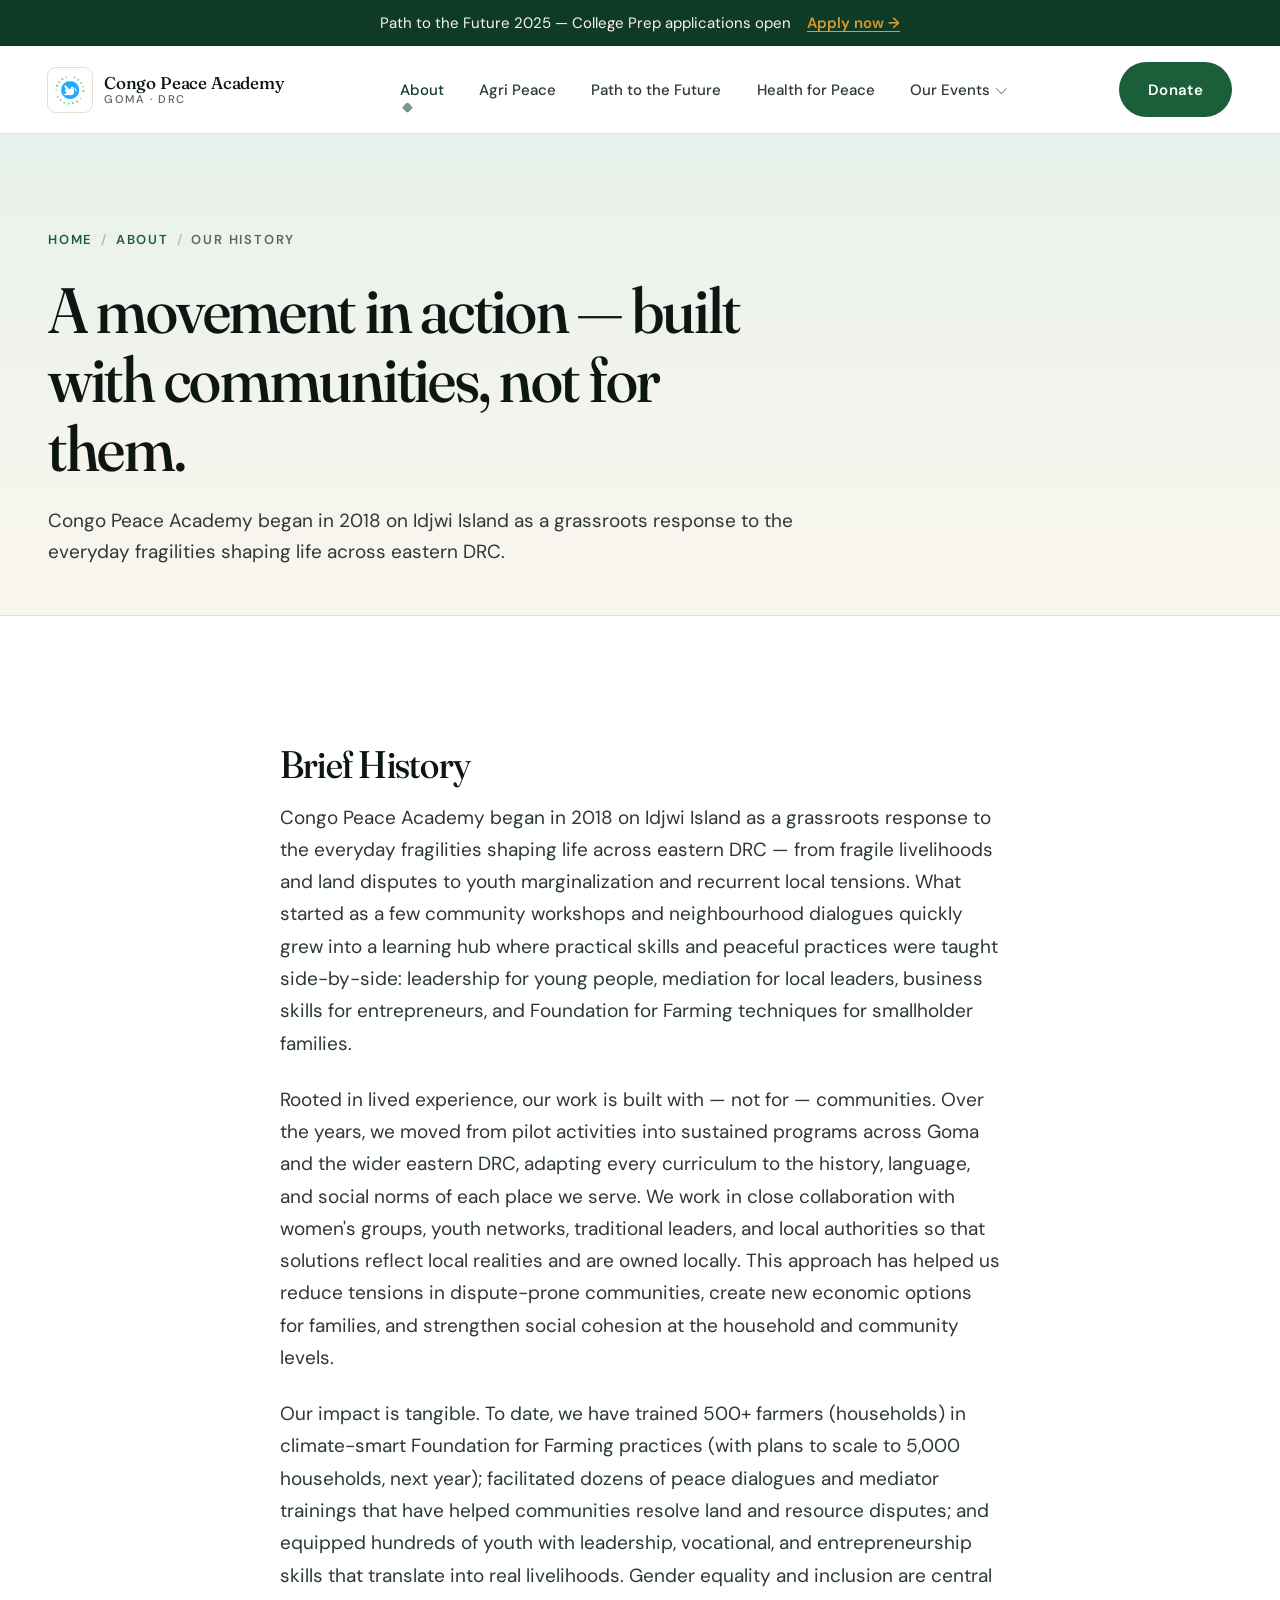
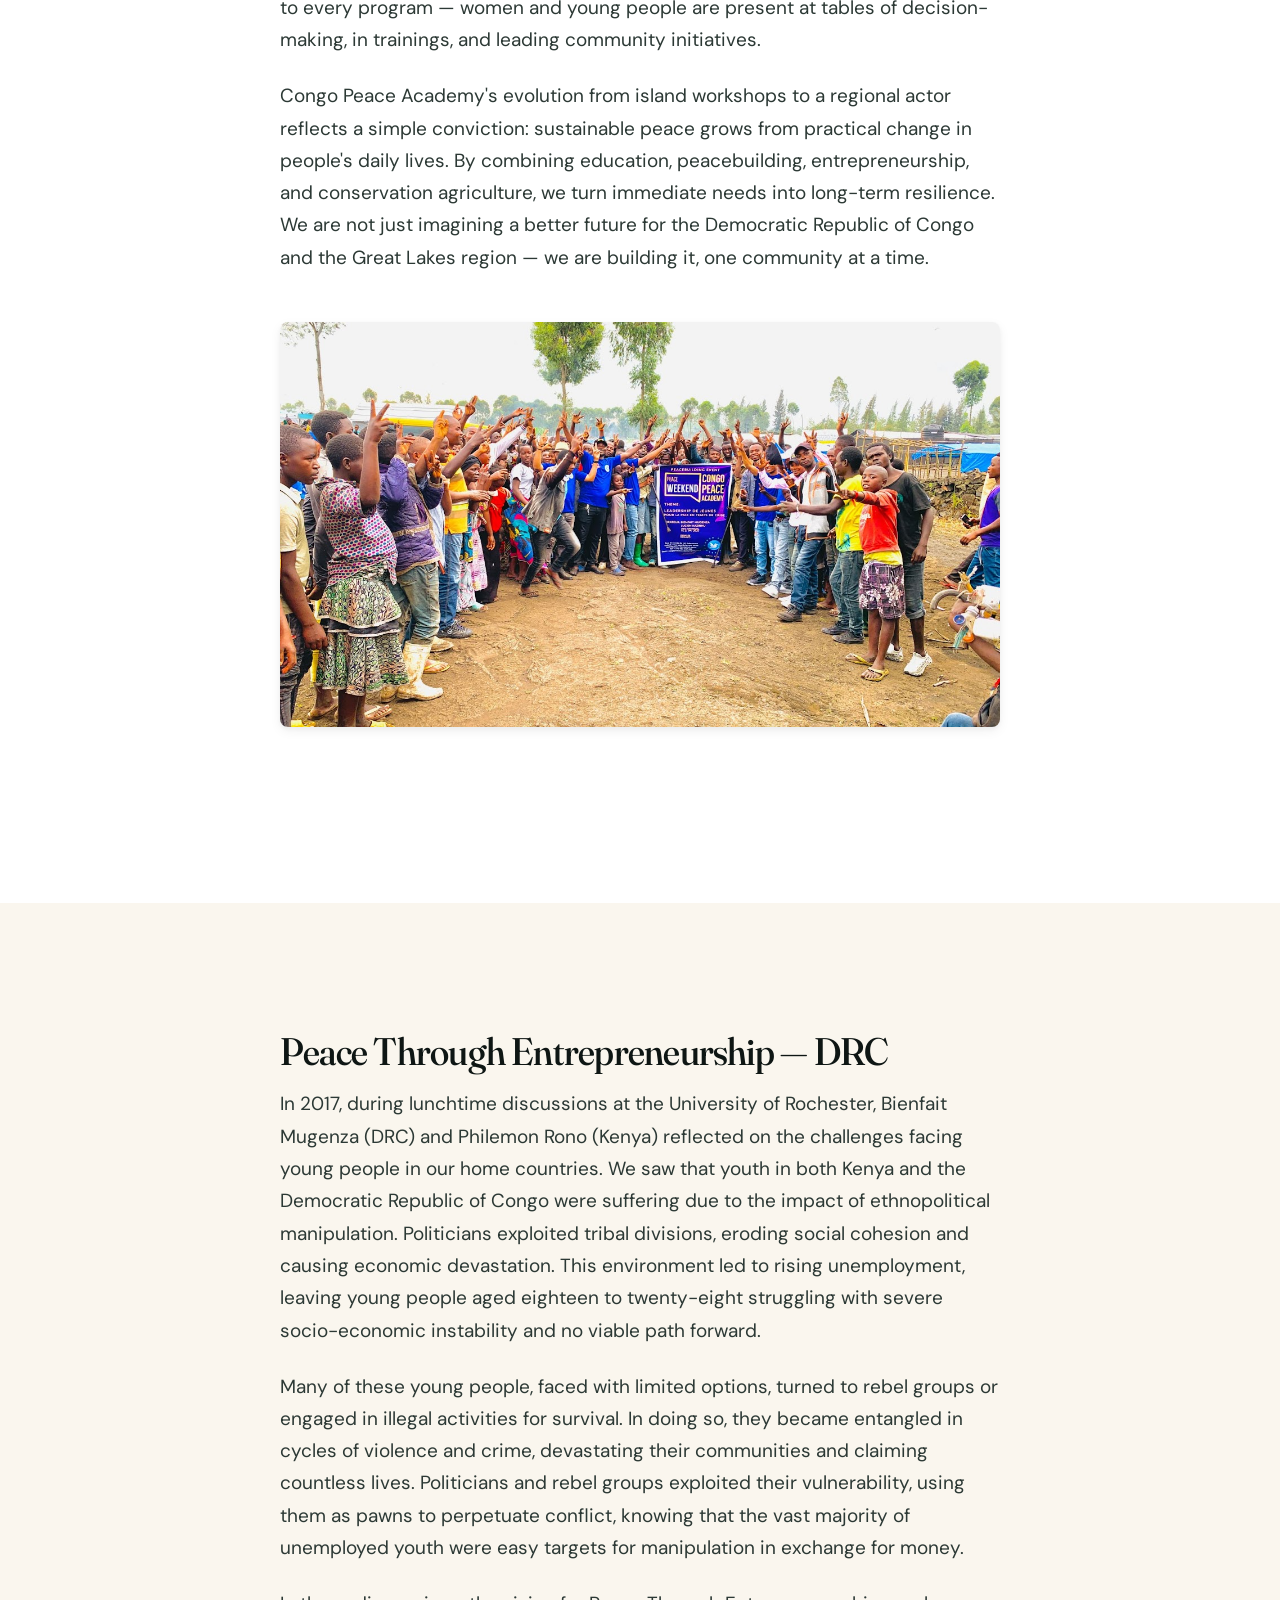
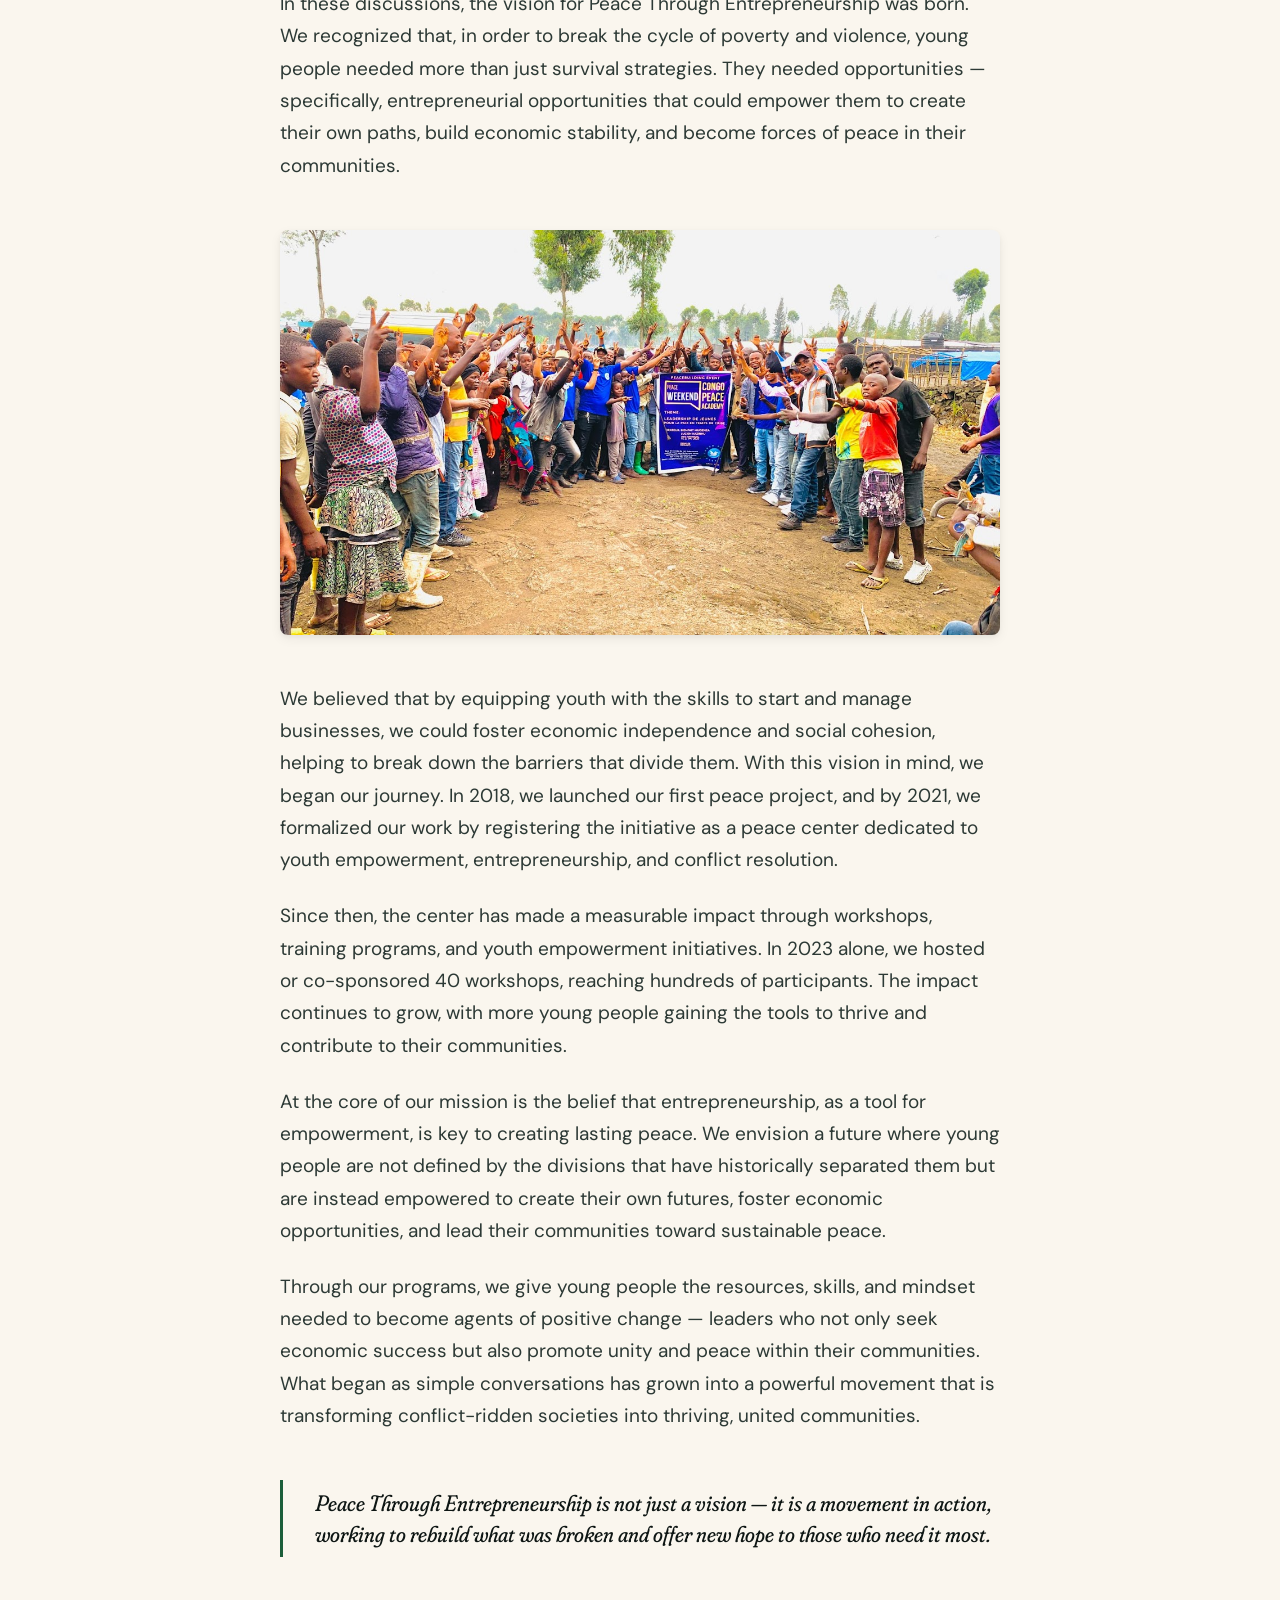
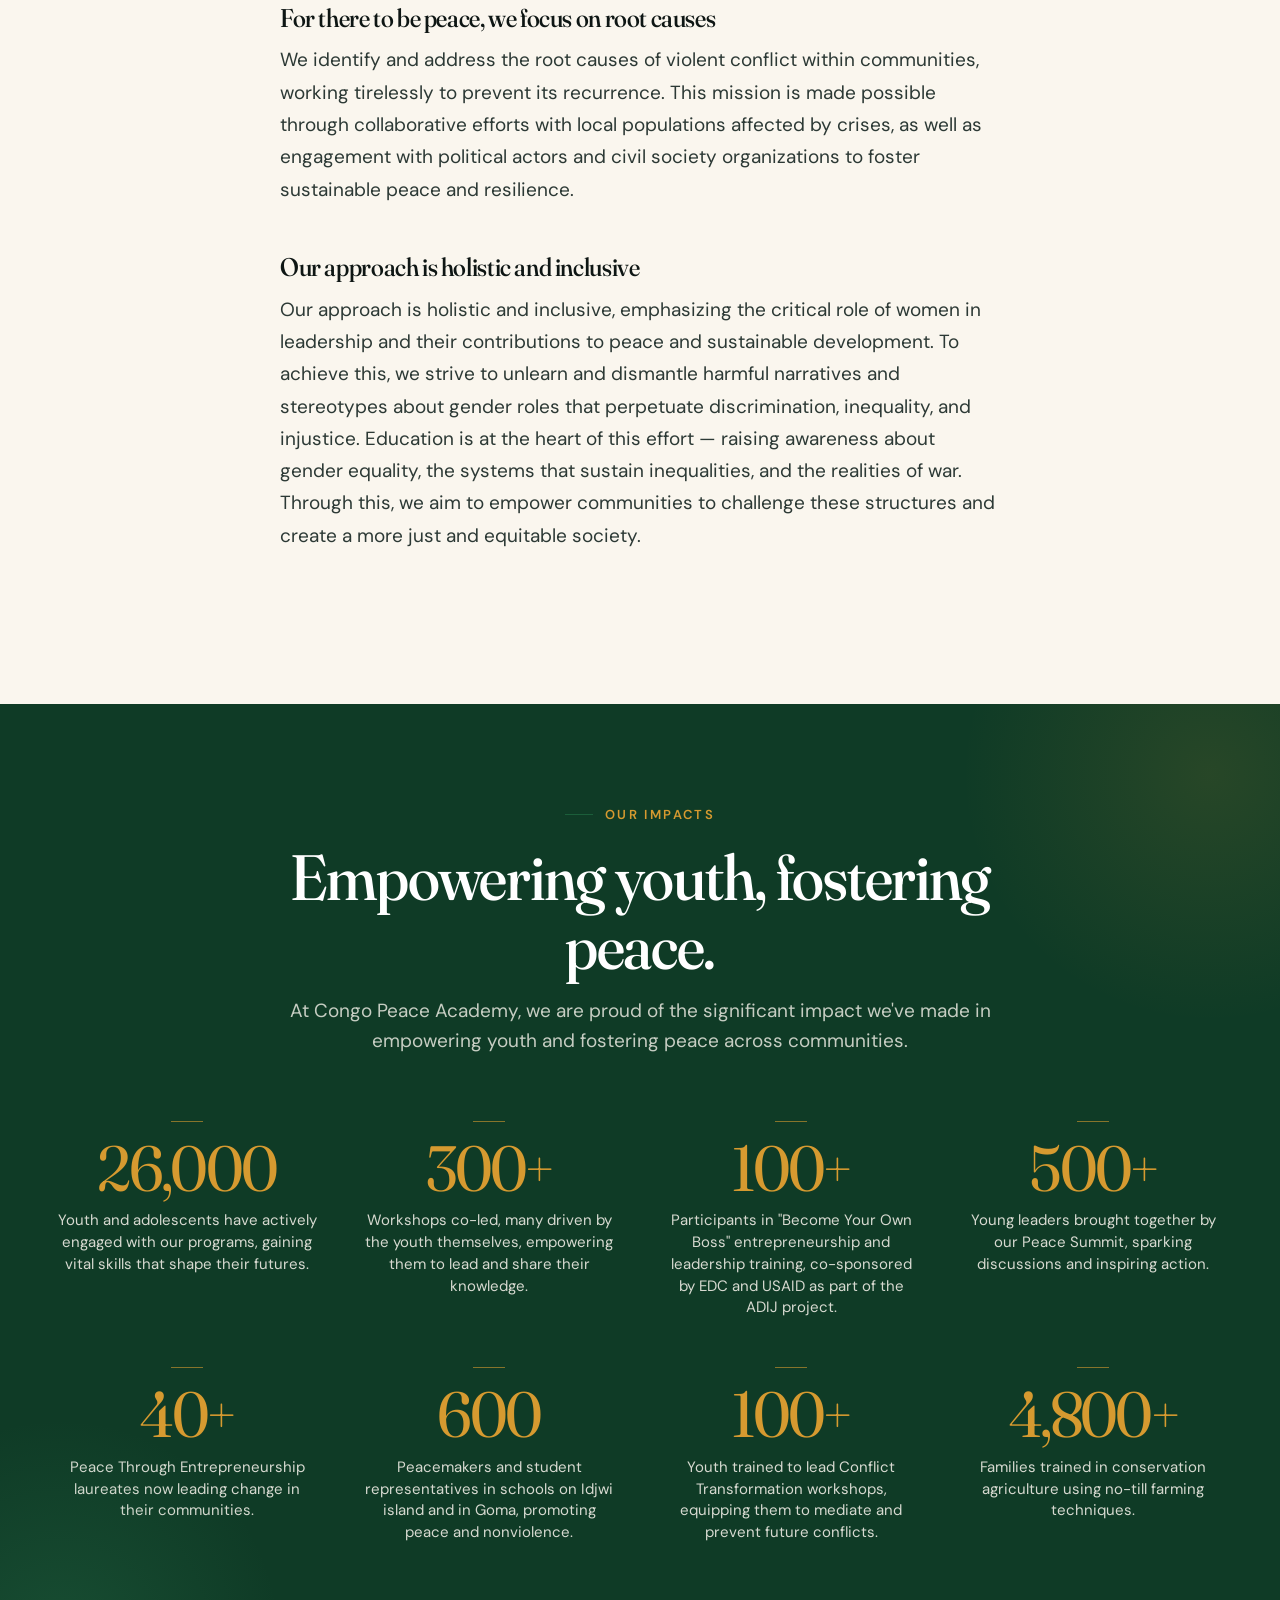
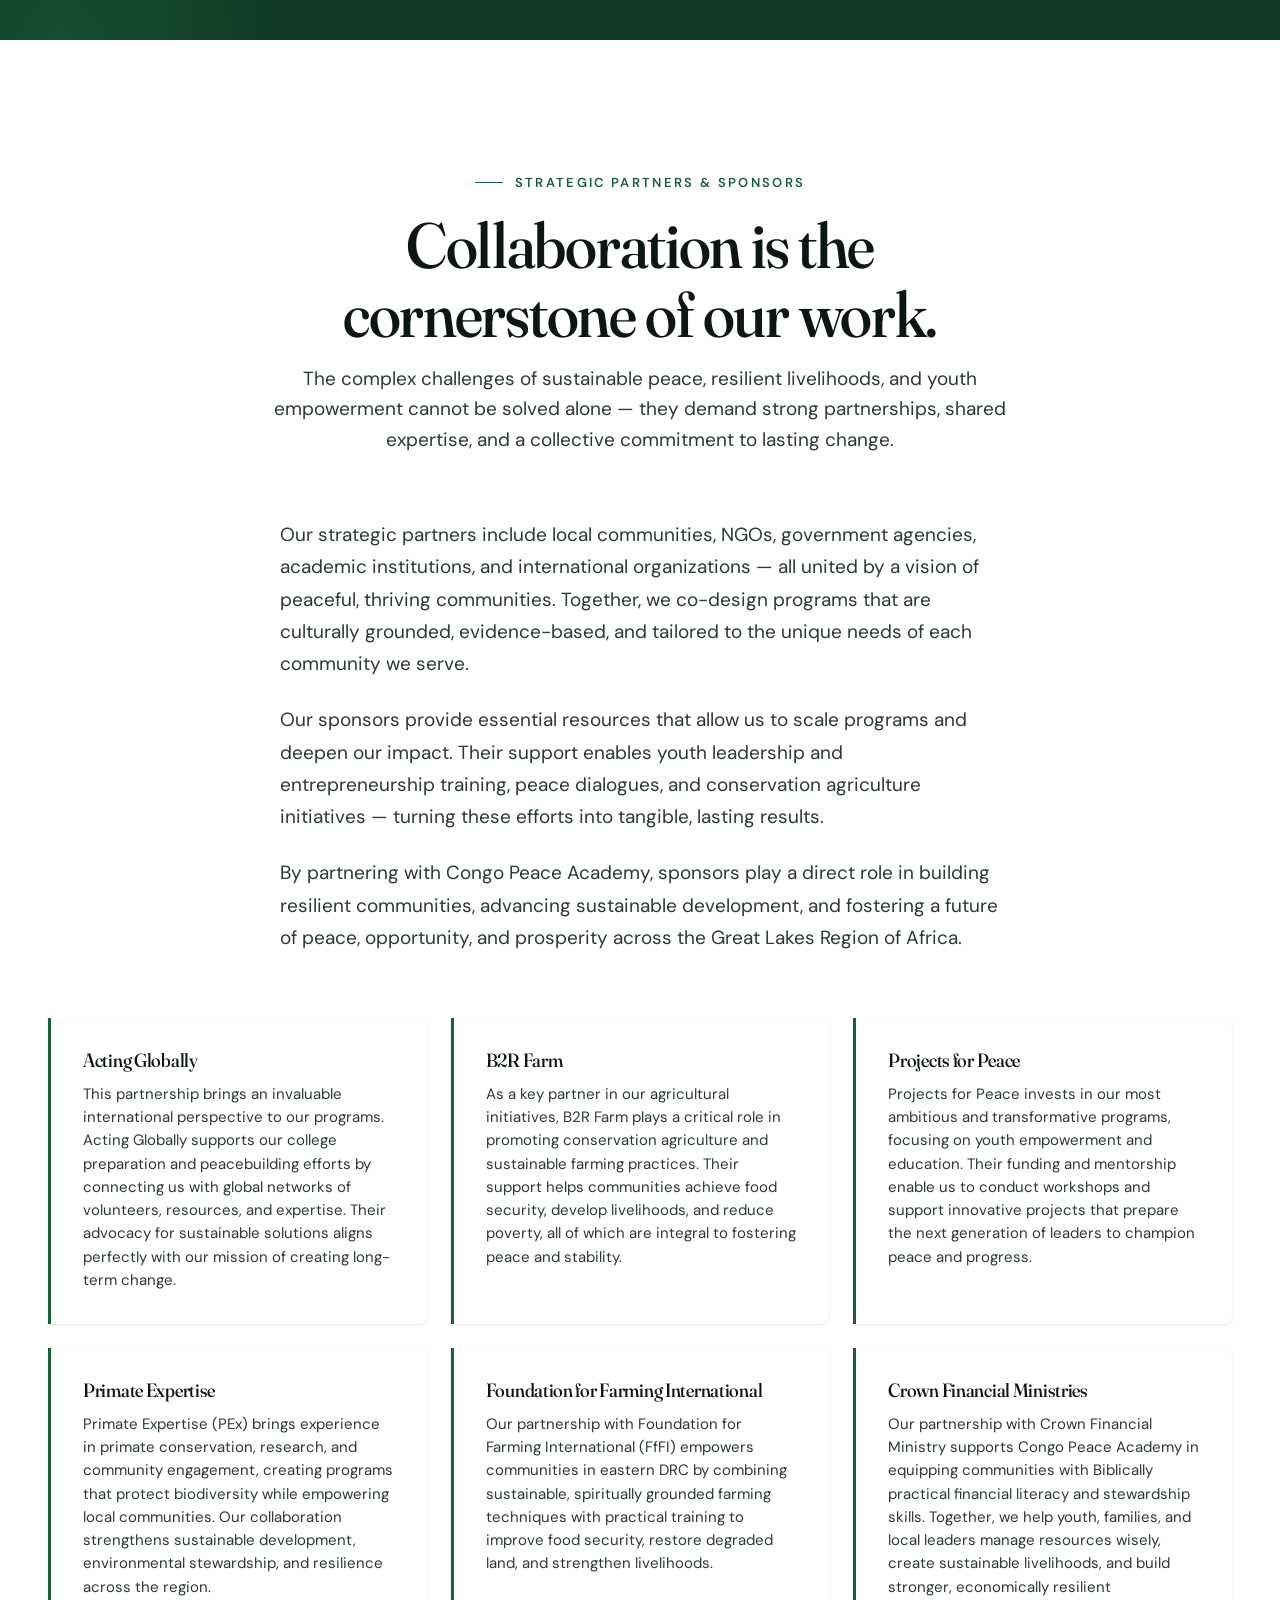
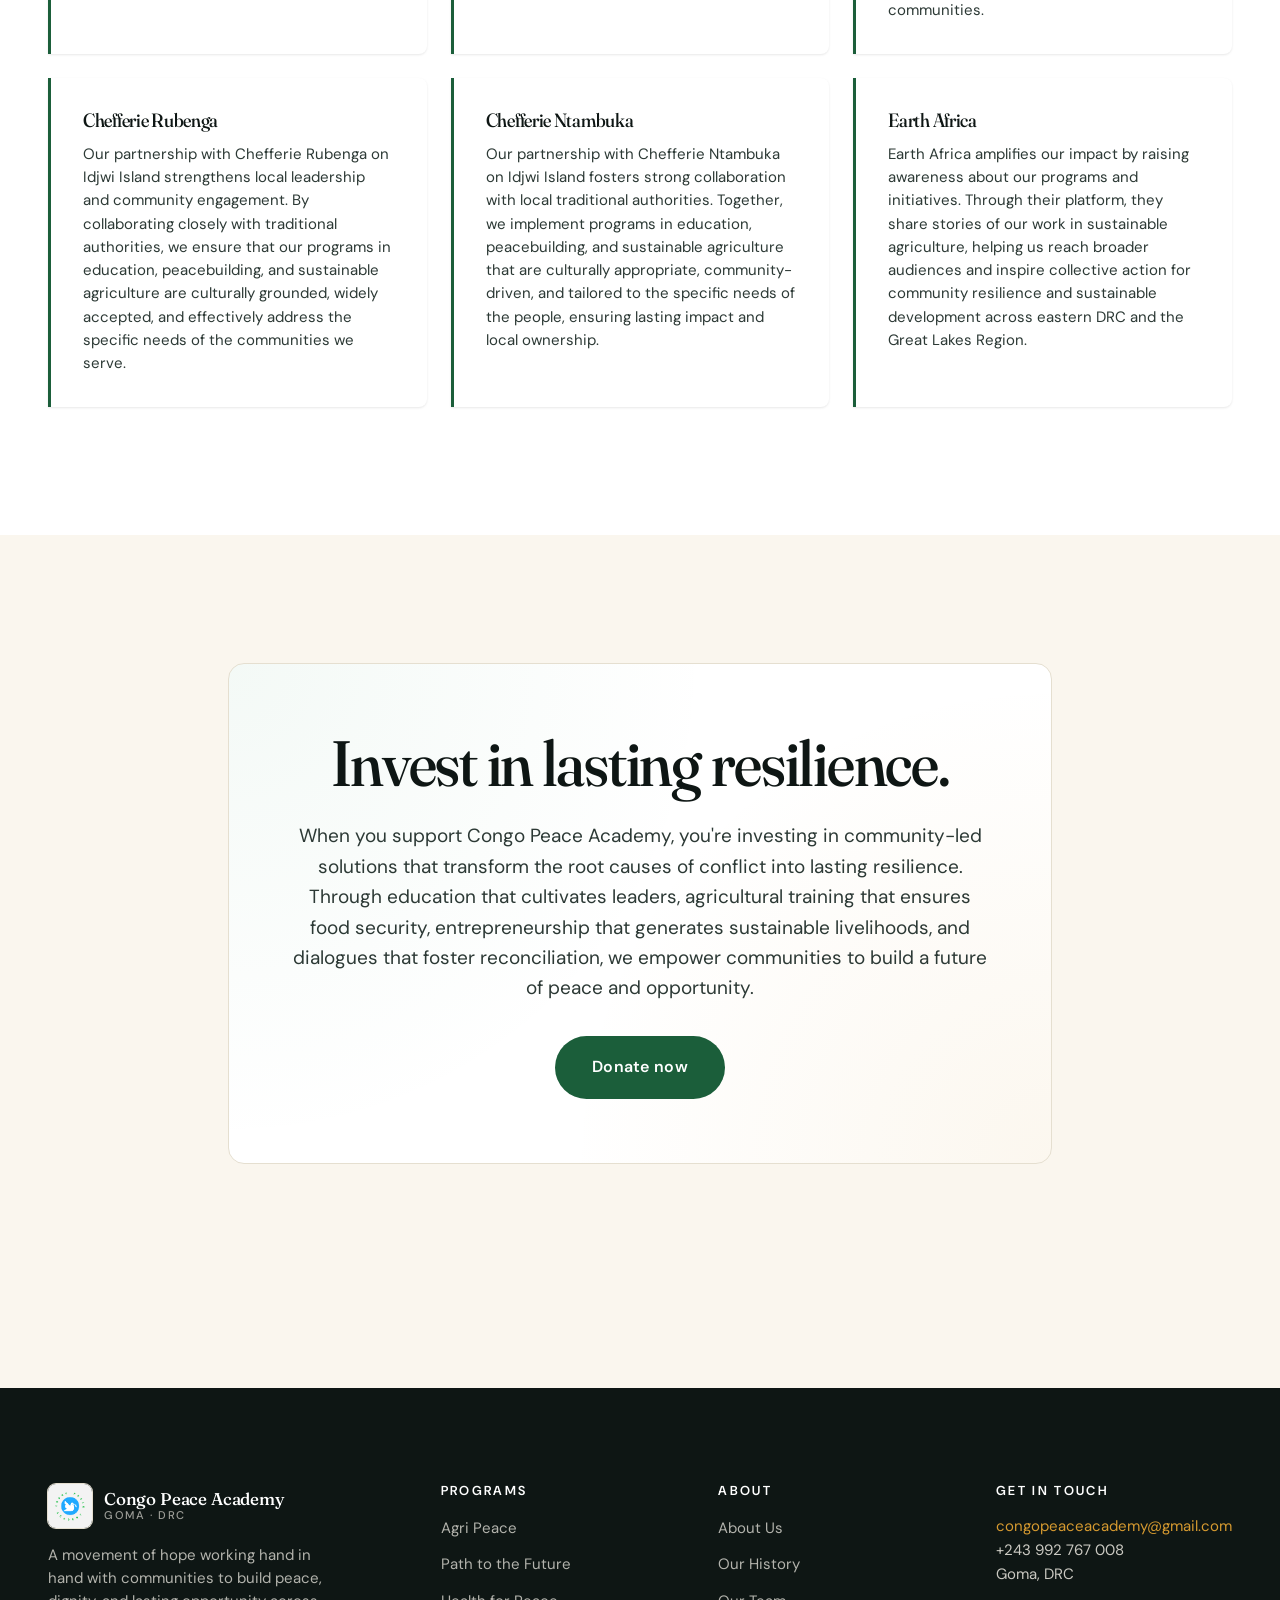
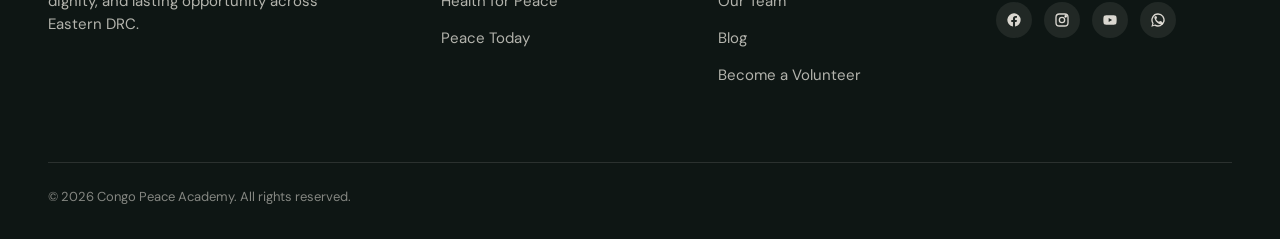
<file: about/our-history.html>
<!DOCTYPE html>
<html lang="en">
<head>
  <meta charset="UTF-8" />
  <meta name="viewport" content="width=device-width, initial-scale=1.0" />
  <title>Our History — Congo Peace Academy</title>
  <meta name="description" content="From island workshops on Idjwi to a regional movement — the story of Congo Peace Academy and Peace Through Entrepreneurship." />
  <meta name="theme-color" content="#0F3B26" />

  <link rel="preconnect" href="https://fonts.googleapis.com" />
  <link rel="preconnect" href="https://fonts.gstatic.com" crossorigin />
  <link href="https://fonts.googleapis.com/css2?family=Fraunces:ital,opsz,wght,SOFT@0,9..144,300..900,30..100;1,9..144,300..900,30..100&family=DM+Sans:opsz,wght@9..40,400;9..40,500;9..40,600;9..40,700&display=swap" rel="stylesheet" />

  <link rel="stylesheet" href="../assets/css/style.css" />
  <link rel="icon" type="image/png" href="../assets/images/logo.png" />
</head>
<body>

<a href="#main" class="skip-link">Skip to main content</a>

<div class="banner">
  <div class="container banner-content">
    <span>Path to the Future 2025 — College Prep applications open</span>
    <a href="../path-to-the-future.html">Apply now →</a>
  </div>
</div>

<header class="site-header">
  <div class="container">
    <nav class="nav" aria-label="Primary">
      <a href="../index.html" class="brand" aria-label="Congo Peace Academy home">
        <img class="brand-mark-img" src="../assets/images/logo.png" alt="Congo Peace Academy" />
        <span class="brand-text">Congo Peace Academy<span class="brand-text-sub">Goma · DRC</span></span>
      </a>
      <button class="nav-toggle" aria-label="Toggle navigation" aria-expanded="false" aria-controls="nav-list">
        <span class="nav-toggle-bar" aria-hidden="true"></span>
      </button>
      <ul class="nav-list" id="nav-list">
        <li class="nav-item has-sub">
          <a class="nav-link" href="index.html" aria-haspopup="true" aria-current="page">About</a>
          <ul class="subnav">
            <li><a class="subnav-link" href="index.html">About Us</a></li>
            <li><a class="subnav-link" href="our-history.html">Our History</a></li>
            <li><a class="subnav-link" href="our-team.html">Our Team</a></li>
            <li><a class="subnav-link" href="blog.html">Blog</a></li>
      </ul>
        </li>
        <li class="nav-item"><a class="nav-link" href="../agri-peace.html">Agri Peace</a></li>
        <li class="nav-item"><a class="nav-link" href="../path-to-the-future.html">Path to the Future</a></li>
        <li class="nav-item"><a class="nav-link" href="../health-for-peace.html">Health for Peace</a></li>
        <li class="nav-item has-sub">
          <a class="nav-link" href="../our-events/index.html" aria-haspopup="true">Our Events</a>
          <ul class="subnav">
            <li><a class="subnav-link" href="../our-events/index.html">All Events</a></li>
            <li><a class="subnav-link" href="../our-events/peace-today.html">Peace Today</a></li>
            <li><a class="subnav-link" href="../our-events/become-volunteers.html">Become Volunteers</a></li>
          </ul>
        </li>
        <li class="nav-donate"><a class="btn btn-primary" href="https://donorbox.org/congo-peace-academy-1-3?default_interval=o" target="_blank" rel="noopener">Donate</a></li>
      </ul>
      <div class="nav-actions">
        <a class="btn btn-primary" href="https://donorbox.org/congo-peace-academy-1-3?default_interval=o" target="_blank" rel="noopener">Donate</a>
      </div>
    </nav>
  </div>
</header>

<main id="main">

  <section class="page-hero">
    <div class="container">
      <div class="breadcrumb reveal">
        <a href="../index.html">Home</a><span class="breadcrumb-sep">/</span><a href="index.html">About</a><span class="breadcrumb-sep">/</span><span>Our History</span>
      </div>
      <h1 class="reveal">A movement in action — built with communities, not for them.</h1>
      <p class="reveal">Congo Peace Academy began in 2018 on Idjwi Island as a grassroots response to the everyday fragilities shaping life across eastern DRC.</p>
    </div>
  </section>

  <!-- Brief History -->
  <section class="bg-paper">
    <div class="container">
      <div class="prose reveal">
        <h2>Brief History</h2>
        <p>Congo Peace Academy began in 2018 on Idjwi Island as a grassroots response to the everyday fragilities shaping life across eastern DRC — from fragile livelihoods and land disputes to youth marginalization and recurrent local tensions. What started as a few community workshops and neighbourhood dialogues quickly grew into a learning hub where practical skills and peaceful practices were taught side-by-side: leadership for young people, mediation for local leaders, business skills for entrepreneurs, and Foundation for Farming techniques for smallholder families.</p>

        <p>Rooted in lived experience, our work is built with — not for — communities. Over the years, we moved from pilot activities into sustained programs across Goma and the wider eastern DRC, adapting every curriculum to the history, language, and social norms of each place we serve. We work in close collaboration with women's groups, youth networks, traditional leaders, and local authorities so that solutions reflect local realities and are owned locally. This approach has helped us reduce tensions in dispute-prone communities, create new economic options for families, and strengthen social cohesion at the household and community levels.</p>

        <p>Our impact is tangible. To date, we have trained 500+ farmers (households) in climate-smart Foundation for Farming practices (with plans to scale to 5,000 households, next year); facilitated dozens of peace dialogues and mediator trainings that have helped communities resolve land and resource disputes; and equipped hundreds of youth with leadership, vocational, and entrepreneurship skills that translate into real livelihoods. Gender equality and inclusion are central to every program — women and young people are present at tables of decision-making, in trainings, and leading community initiatives.</p>

        <p>Congo Peace Academy's evolution from island workshops to a regional actor reflects a simple conviction: sustainable peace grows from practical change in people's daily lives. By combining education, peacebuilding, entrepreneurship, and conservation agriculture, we turn immediate needs into long-term resilience. We are not just imagining a better future for the Democratic Republic of Congo and the Great Lakes region — we are building it, one community at a time.</p>

        <img src="../assets/images/peacebuilding_image.jpg" alt="Congo Peace Academy at work" loading="lazy" />
      </div>
    </div>
  </section>

  <!-- Peace Through Entrepreneurship -->
  <section class="bg-cream">
    <div class="container">
      <div class="prose reveal">
        <h2>Peace Through Entrepreneurship — DRC</h2>
        <p>In 2017, during lunchtime discussions at the University of Rochester, Bienfait Mugenza (DRC) and Philemon Rono (Kenya) reflected on the challenges facing young people in our home countries. We saw that youth in both Kenya and the Democratic Republic of Congo were suffering due to the impact of ethnopolitical manipulation. Politicians exploited tribal divisions, eroding social cohesion and causing economic devastation. This environment led to rising unemployment, leaving young people aged eighteen to twenty-eight struggling with severe socio-economic instability and no viable path forward.</p>

        <p>Many of these young people, faced with limited options, turned to rebel groups or engaged in illegal activities for survival. In doing so, they became entangled in cycles of violence and crime, devastating their communities and claiming countless lives. Politicians and rebel groups exploited their vulnerability, using them as pawns to perpetuate conflict, knowing that the vast majority of unemployed youth were easy targets for manipulation in exchange for money.</p>

        <p>In these discussions, the vision for Peace Through Entrepreneurship was born. We recognized that, in order to break the cycle of poverty and violence, young people needed more than just survival strategies. They needed opportunities — specifically, entrepreneurial opportunities that could empower them to create their own paths, build economic stability, and become forces of peace in their communities.</p>

        <img src="../assets/images/peacebuilding_image.jpg" alt="Peace Through Entrepreneurship" loading="lazy" />

        <p>We believed that by equipping youth with the skills to start and manage businesses, we could foster economic independence and social cohesion, helping to break down the barriers that divide them. With this vision in mind, we began our journey. In 2018, we launched our first peace project, and by 2021, we formalized our work by registering the initiative as a peace center dedicated to youth empowerment, entrepreneurship, and conflict resolution.</p>

        <p>Since then, the center has made a measurable impact through workshops, training programs, and youth empowerment initiatives. In 2023 alone, we hosted or co-sponsored 40 workshops, reaching hundreds of participants. The impact continues to grow, with more young people gaining the tools to thrive and contribute to their communities.</p>

        <p>At the core of our mission is the belief that entrepreneurship, as a tool for empowerment, is key to creating lasting peace. We envision a future where young people are not defined by the divisions that have historically separated them but are instead empowered to create their own futures, foster economic opportunities, and lead their communities toward sustainable peace.</p>

        <p>Through our programs, we give young people the resources, skills, and mindset needed to become agents of positive change — leaders who not only seek economic success but also promote unity and peace within their communities. What began as simple conversations has grown into a powerful movement that is transforming conflict-ridden societies into thriving, united communities.</p>

        <blockquote>Peace Through Entrepreneurship is not just a vision — it is a movement in action, working to rebuild what was broken and offer new hope to those who need it most.</blockquote>

        <h3>For there to be peace, we focus on root causes</h3>
        <p>We identify and address the root causes of violent conflict within communities, working tirelessly to prevent its recurrence. This mission is made possible through collaborative efforts with local populations affected by crises, as well as engagement with political actors and civil society organizations to foster sustainable peace and resilience.</p>

        <h3>Our approach is holistic and inclusive</h3>
        <p>Our approach is holistic and inclusive, emphasizing the critical role of women in leadership and their contributions to peace and sustainable development. To achieve this, we strive to unlearn and dismantle harmful narratives and stereotypes about gender roles that perpetuate discrimination, inequality, and injustice. Education is at the heart of this effort — raising awareness about gender equality, the systems that sustain inequalities, and the realities of war. Through this, we aim to empower communities to challenge these structures and create a more just and equitable society.</p>
      </div>
    </div>
  </section>

  <!-- Impacts -->
  <section class="stats-band">
    <div class="container">
      <div class="section-header center reveal">
        <span class="eyebrow" style="color:var(--amber)">Our Impacts</span>
        <h2>Empowering youth, fostering peace.</h2>
        <p>At Congo Peace Academy, we are proud of the significant impact we've made in empowering youth and fostering peace across communities.</p>
      </div>
      <div class="stats-grid">
        <div class="stat reveal">
          <div class="stat-num">26,000</div>
          <div class="stat-label">Youth and adolescents have actively engaged with our programs, gaining vital skills that shape their futures.</div>
        </div>
        <div class="stat reveal">
          <div class="stat-num">300+</div>
          <div class="stat-label">Workshops co-led, many driven by the youth themselves, empowering them to lead and share their knowledge.</div>
        </div>
        <div class="stat reveal">
          <div class="stat-num">100+</div>
          <div class="stat-label">Participants in "Become Your Own Boss" entrepreneurship and leadership training, co-sponsored by EDC and USAID as part of the ADIJ project.</div>
        </div>
        <div class="stat reveal">
          <div class="stat-num">500+</div>
          <div class="stat-label">Young leaders brought together by our Peace Summit, sparking discussions and inspiring action.</div>
        </div>
      </div>
      <div class="stats-grid" style="margin-top:var(--space-7)">
        <div class="stat reveal">
          <div class="stat-num">40+</div>
          <div class="stat-label">Peace Through Entrepreneurship laureates now leading change in their communities.</div>
        </div>
        <div class="stat reveal">
          <div class="stat-num">600</div>
          <div class="stat-label">Peacemakers and student representatives in schools on Idjwi island and in Goma, promoting peace and nonviolence.</div>
        </div>
        <div class="stat reveal">
          <div class="stat-num">100+</div>
          <div class="stat-label">Youth trained to lead Conflict Transformation workshops, equipping them to mediate and prevent future conflicts.</div>
        </div>
        <div class="stat reveal">
          <div class="stat-num">4,800+</div>
          <div class="stat-label">Families trained in conservation agriculture using no-till farming techniques.</div>
        </div>
      </div>
    </div>
  </section>

  <!-- Partners -->
  <section class="bg-paper">
    <div class="container">
      <div class="section-header center reveal">
        <span class="eyebrow">Strategic Partners &amp; Sponsors</span>
        <h2>Collaboration is the cornerstone of our work.</h2>
        <p>The complex challenges of sustainable peace, resilient livelihoods, and youth empowerment cannot be solved alone — they demand strong partnerships, shared expertise, and a collective commitment to lasting change.</p>
      </div>

      <div class="prose reveal" style="margin-bottom:var(--space-8)">
        <p>Our strategic partners include local communities, NGOs, government agencies, academic institutions, and international organizations — all united by a vision of peaceful, thriving communities. Together, we co-design programs that are culturally grounded, evidence-based, and tailored to the unique needs of each community we serve.</p>
        <p>Our sponsors provide essential resources that allow us to scale programs and deepen our impact. Their support enables youth leadership and entrepreneurship training, peace dialogues, and conservation agriculture initiatives — turning these efforts into tangible, lasting results.</p>
        <p>By partnering with Congo Peace Academy, sponsors play a direct role in building resilient communities, advancing sustainable development, and fostering a future of peace, opportunity, and prosperity across the Great Lakes Region of Africa.</p>
      </div>

      <div class="partners-list">
        <div class="partner-card reveal">
          <h3 class="partner-name">Acting Globally</h3>
          <p>This partnership brings an invaluable international perspective to our programs. Acting Globally supports our college preparation and peacebuilding efforts by connecting us with global networks of volunteers, resources, and expertise. Their advocacy for sustainable solutions aligns perfectly with our mission of creating long-term change.</p>
        </div>
        <div class="partner-card reveal">
          <h3 class="partner-name">B2R Farm</h3>
          <p>As a key partner in our agricultural initiatives, B2R Farm plays a critical role in promoting conservation agriculture and sustainable farming practices. Their support helps communities achieve food security, develop livelihoods, and reduce poverty, all of which are integral to fostering peace and stability.</p>
        </div>
        <div class="partner-card reveal">
          <h3 class="partner-name">Projects for Peace</h3>
          <p>Projects for Peace invests in our most ambitious and transformative programs, focusing on youth empowerment and education. Their funding and mentorship enable us to conduct workshops and support innovative projects that prepare the next generation of leaders to champion peace and progress.</p>
        </div>
        <div class="partner-card reveal">
          <h3 class="partner-name">Primate Expertise</h3>
          <p>Primate Expertise (PEx) brings experience in primate conservation, research, and community engagement, creating programs that protect biodiversity while empowering local communities. Our collaboration strengthens sustainable development, environmental stewardship, and resilience across the region.</p>
        </div>
        <div class="partner-card reveal">
          <h3 class="partner-name">Foundation for Farming International</h3>
          <p>Our partnership with Foundation for Farming International (FfFI) empowers communities in eastern DRC by combining sustainable, spiritually grounded farming techniques with practical training to improve food security, restore degraded land, and strengthen livelihoods.</p>
        </div>
        <div class="partner-card reveal">
          <h3 class="partner-name">Crown Financial Ministries</h3>
          <p>Our partnership with Crown Financial Ministry supports Congo Peace Academy in equipping communities with Biblically practical financial literacy and stewardship skills. Together, we help youth, families, and local leaders manage resources wisely, create sustainable livelihoods, and build stronger, economically resilient communities.</p>
        </div>
        <div class="partner-card reveal">
          <h3 class="partner-name">Chefferie Rubenga</h3>
          <p>Our partnership with Chefferie Rubenga on Idjwi Island strengthens local leadership and community engagement. By collaborating closely with traditional authorities, we ensure that our programs in education, peacebuilding, and sustainable agriculture are culturally grounded, widely accepted, and effectively address the specific needs of the communities we serve.</p>
        </div>
        <div class="partner-card reveal">
          <h3 class="partner-name">Chefferie Ntambuka</h3>
          <p>Our partnership with Chefferie Ntambuka on Idjwi Island fosters strong collaboration with local traditional authorities. Together, we implement programs in education, peacebuilding, and sustainable agriculture that are culturally appropriate, community-driven, and tailored to the specific needs of the people, ensuring lasting impact and local ownership.</p>
        </div>
        <div class="partner-card reveal">
          <h3 class="partner-name">Earth Africa</h3>
          <p>Earth Africa amplifies our impact by raising awareness about our programs and initiatives. Through their platform, they share stories of our work in sustainable agriculture, helping us reach broader audiences and inspire collective action for community resilience and sustainable development across eastern DRC and the Great Lakes Region.</p>
        </div>
      </div>
    </div>
  </section>

  <section class="bg-cream">
    <div class="container container-narrow">
      <div class="cta-band reveal">
        <h2>Invest in lasting resilience.</h2>
        <p>When you support Congo Peace Academy, you're investing in community-led solutions that transform the root causes of conflict into lasting resilience. Through education that cultivates leaders, agricultural training that ensures food security, entrepreneurship that generates sustainable livelihoods, and dialogues that foster reconciliation, we empower communities to build a future of peace and opportunity.</p>
        <div class="hero-actions" style="justify-content:center">
          <a class="btn btn-primary btn-lg" href="https://donorbox.org/congo-peace-academy-1-3?default_interval=o" target="_blank" rel="noopener">Donate now</a>
        </div>
      </div>
    </div>
  </section>

</main>

<footer class="site-footer">
  <div class="container">
    <div class="footer-grid">
      <div class="footer-brand">
        <div class="brand" style="color:var(--paper)">
          <img class="brand-mark-img" src="../assets/images/logo.png" alt="Congo Peace Academy" />
          <span class="brand-text">Congo Peace Academy<span class="brand-text-sub" style="color:rgba(250,246,238,0.6)">Goma · DRC</span></span>
        </div>
        <p>A movement of hope working hand in hand with communities to build peace, dignity, and lasting opportunity across Eastern DRC.</p>
      </div>
      <div>
        <h4>Programs</h4>
        <ul class="footer-list">
          <li><a href="../agri-peace.html">Agri Peace</a></li>
          <li><a href="../path-to-the-future.html">Path to the Future</a></li>
          <li><a href="../health-for-peace.html">Health for Peace</a></li>
          <li><a href="../our-events/peace-today.html">Peace Today</a></li>
        </ul>
      </div>
      <div>
        <h4>About</h4>
        <ul class="footer-list">
          <li><a href="index.html">About Us</a></li>
          <li><a href="our-history.html">Our History</a></li>
          <li><a href="our-team.html">Our Team</a></li>
          <li><a href="blog.html">Blog</a></li>
          <li><a href="../our-events/become-volunteers.html">Become a Volunteer</a></li>
        </ul>
      </div>
      <div>
        <h4>Get in touch</h4>
        <div class="footer-contact">
          <p style="color:rgba(250,246,238,0.8);max-width:none;margin-bottom:1rem">
            <a href="mailto:congopeaceacademy@gmail.com">congopeaceacademy@gmail.com</a><br />
            +243 992 767 008<br />
            Goma, DRC
          </p>
        </div>
        <div class="socials">
          <a href="https://web.facebook.com/congopeaceacademy" target="_blank" rel="noopener" aria-label="Facebook"><svg viewBox="0 0 24 24" fill="currentColor"><path d="M22 12a10 10 0 1 0-11.56 9.88v-6.99H7.9V12h2.54V9.8c0-2.51 1.49-3.89 3.78-3.89 1.09 0 2.24.2 2.24.2v2.46h-1.26c-1.24 0-1.63.77-1.63 1.56V12h2.77l-.44 2.89h-2.33v6.99A10 10 0 0 0 22 12z"/></svg></a>
          <a href="https://www.instagram.com/congopeaceacademy/" target="_blank" rel="noopener" aria-label="Instagram"><svg viewBox="0 0 24 24" fill="none" stroke="currentColor" stroke-width="2"><rect x="3" y="3" width="18" height="18" rx="5"/><circle cx="12" cy="12" r="4"/><circle cx="17.5" cy="6.5" r="1" fill="currentColor"/></svg></a>
          <a href="https://youtu.be/6_g-ZvBbn6o" target="_blank" rel="noopener" aria-label="YouTube"><svg viewBox="0 0 24 24" fill="currentColor"><path d="M21.58 7.19a2.5 2.5 0 0 0-1.76-1.77C18.25 5 12 5 12 5s-6.25 0-7.82.42A2.5 2.5 0 0 0 2.42 7.2 26.06 26.06 0 0 0 2 12a26.06 26.06 0 0 0 .42 4.81 2.5 2.5 0 0 0 1.76 1.77C5.75 19 12 19 12 19s6.25 0 7.82-.42a2.5 2.5 0 0 0 1.76-1.77A26.06 26.06 0 0 0 22 12a26.06 26.06 0 0 0-.42-4.81zM10 15.02V8.98L15.2 12 10 15.02z"/></svg></a>
          <a href="https://chat.whatsapp.com/JzBHcnJe77zBzk28pUauEM" target="_blank" rel="noopener" aria-label="WhatsApp"><svg viewBox="0 0 24 24" fill="currentColor"><path d="M17.5 14.4l-2-1c-.3-.1-.5-.1-.7.1l-.9 1.1c-.2.2-.4.3-.7.1a8 8 0 0 1-3.9-3.9c-.2-.3-.1-.5.1-.7l1.1-.9c.2-.2.2-.4.1-.7l-1-2c-.1-.3-.5-.5-.8-.4l-1.8.6c-.3.1-.5.4-.5.7.1 3 1.5 5.8 3.7 8 2.2 2.2 5 3.6 8 3.7.3 0 .6-.2.7-.5l.6-1.8c.1-.3-.1-.7-.4-.8z"/><path d="M12 2A10 10 0 0 0 3.5 17.3L2 22l4.8-1.5A10 10 0 1 0 12 2zm0 18a8 8 0 0 1-4.1-1.1l-.3-.2-3.1 1 1-3-.2-.3A8 8 0 1 1 12 20z"/></svg></a>
        </div>
      </div>
    </div>
    <div class="footer-bottom">
      <span>© 2026 Congo Peace Academy. All rights reserved.</span>
    </div>
  </div>
</footer>

<script src="../assets/js/main.js"></script>
</body>
</html>
</file>
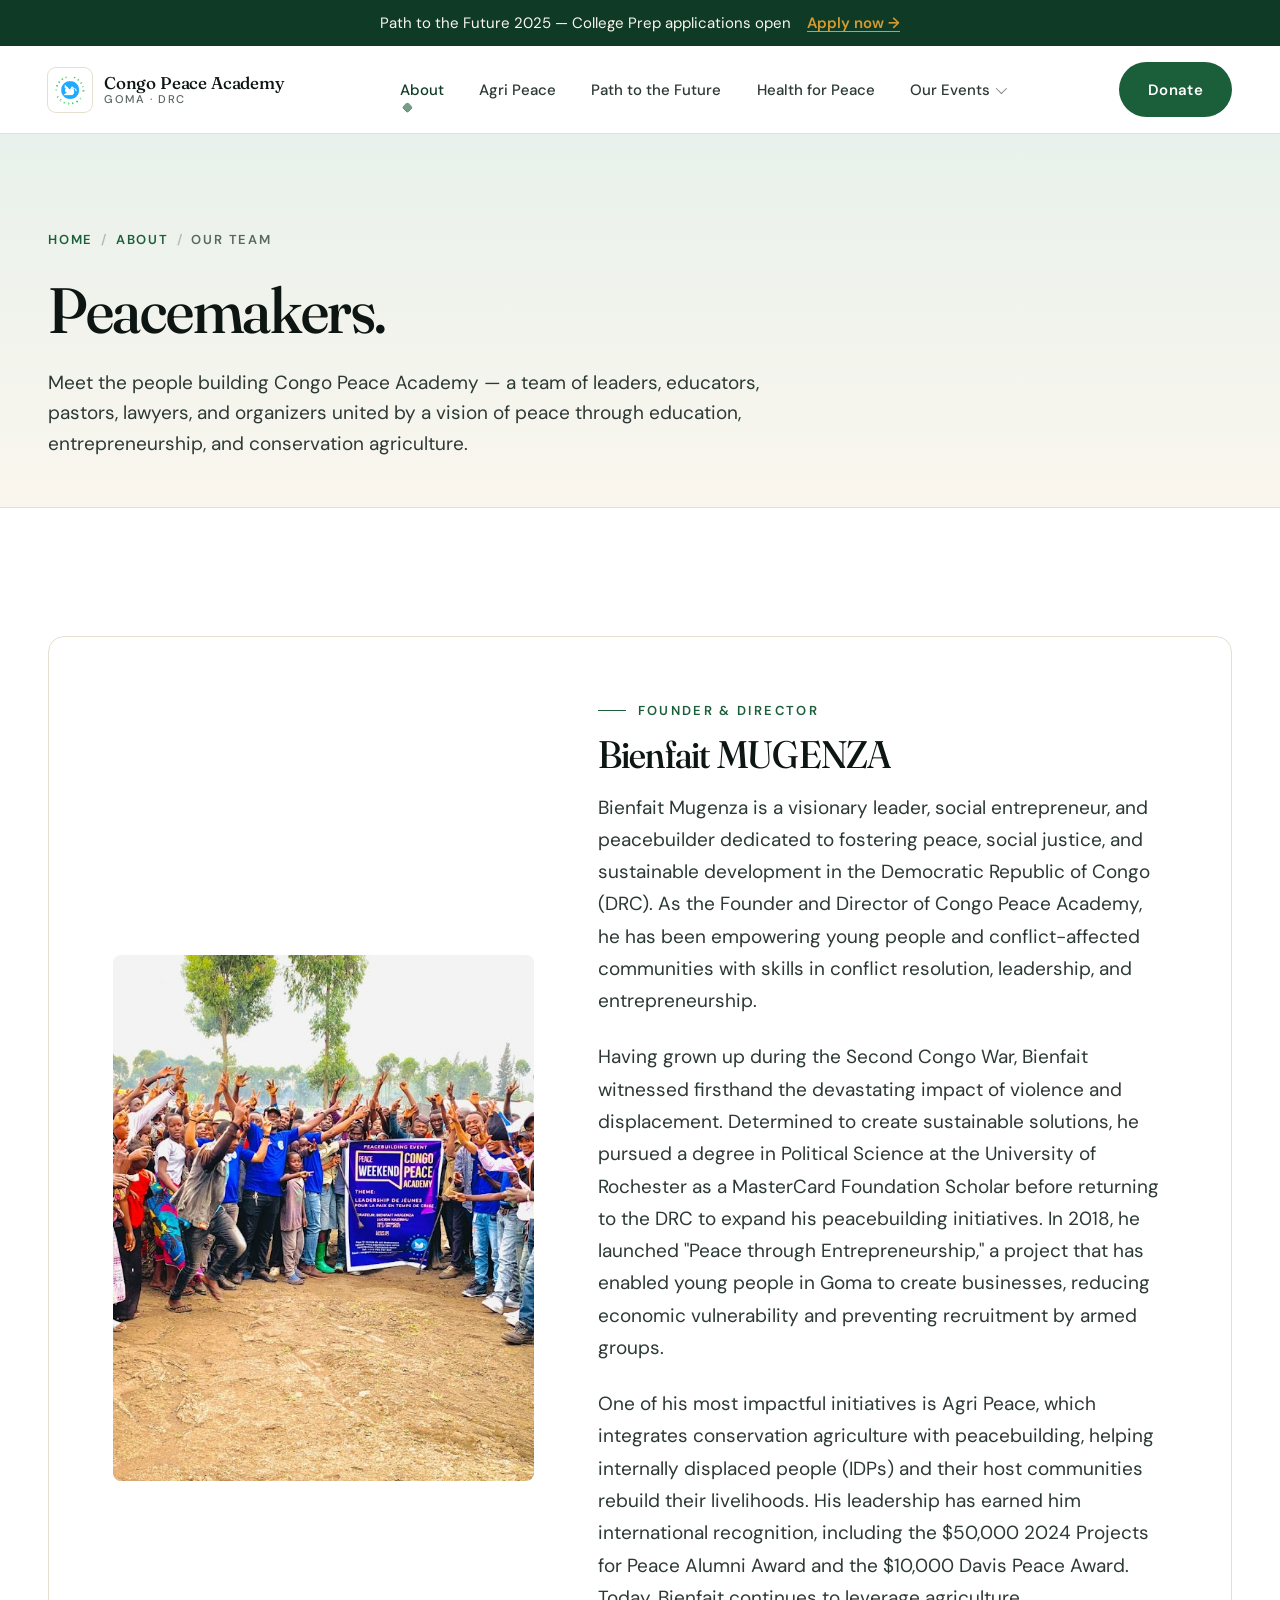
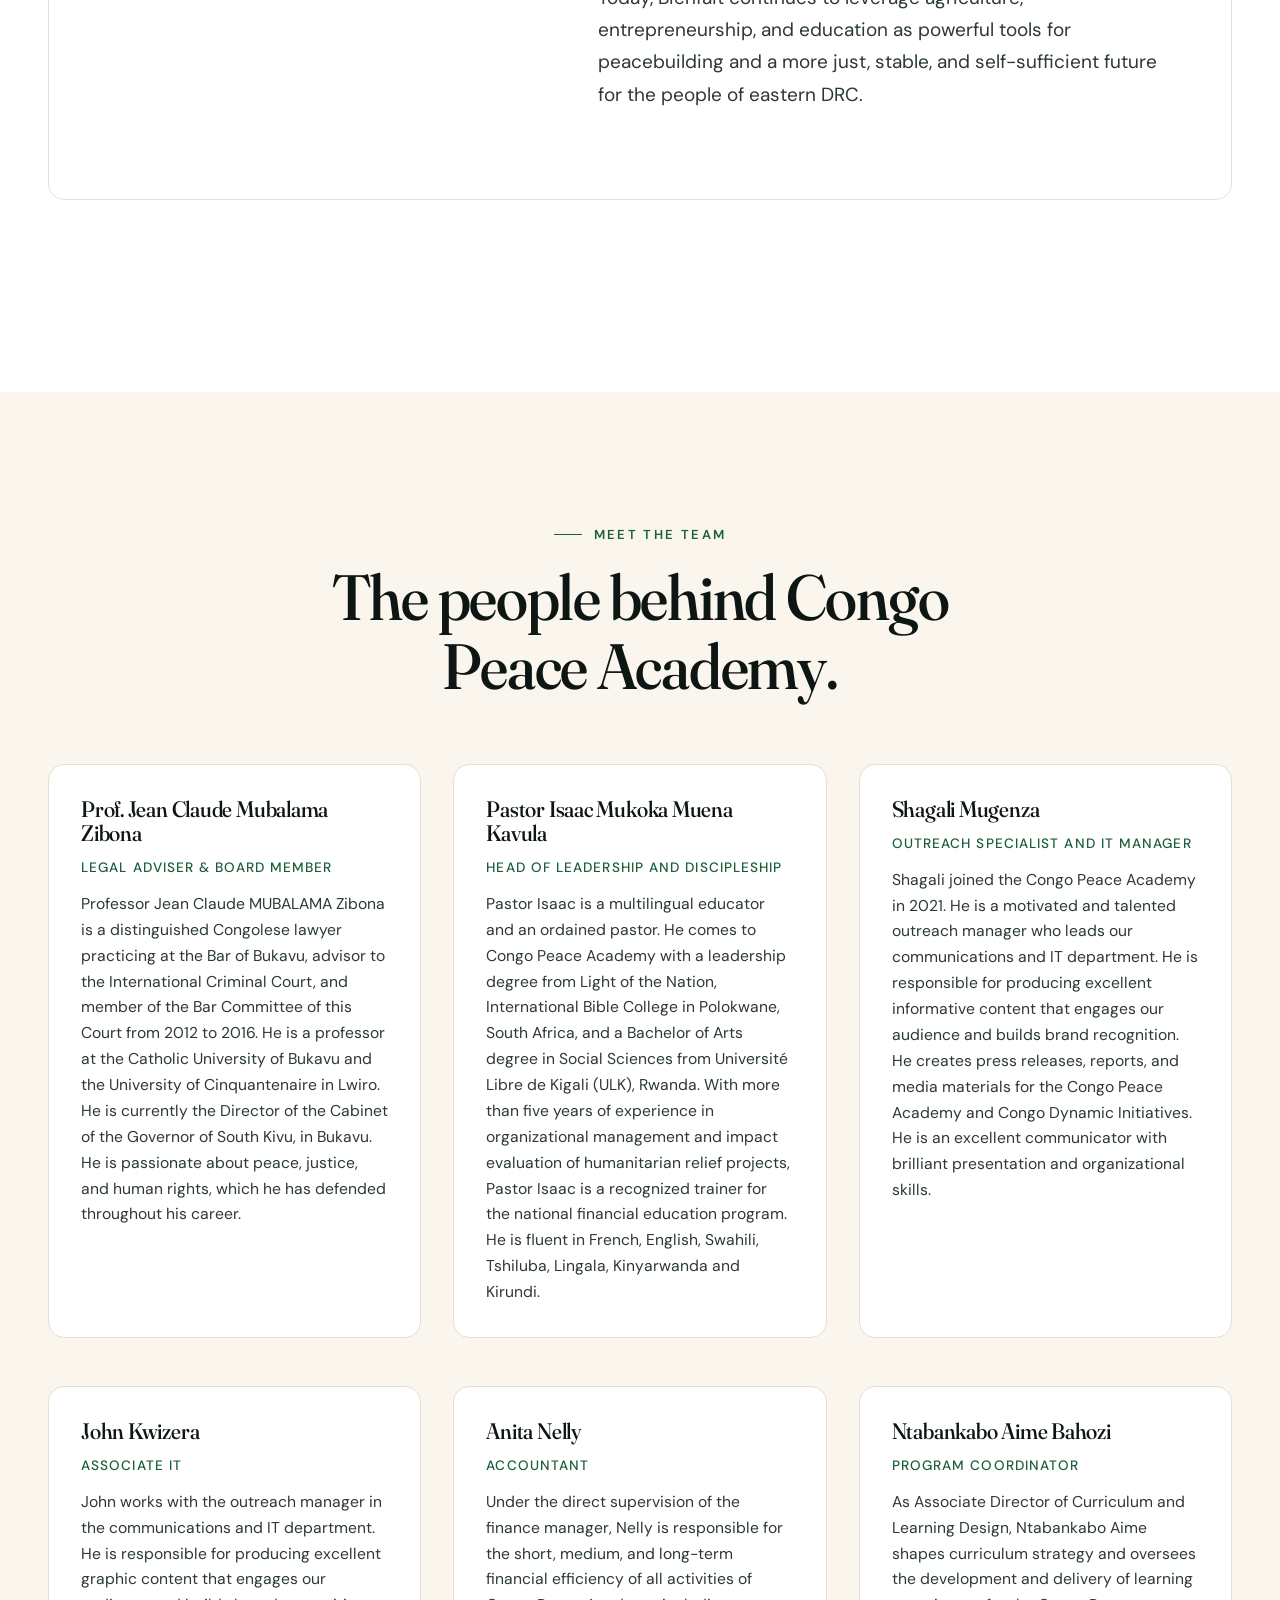
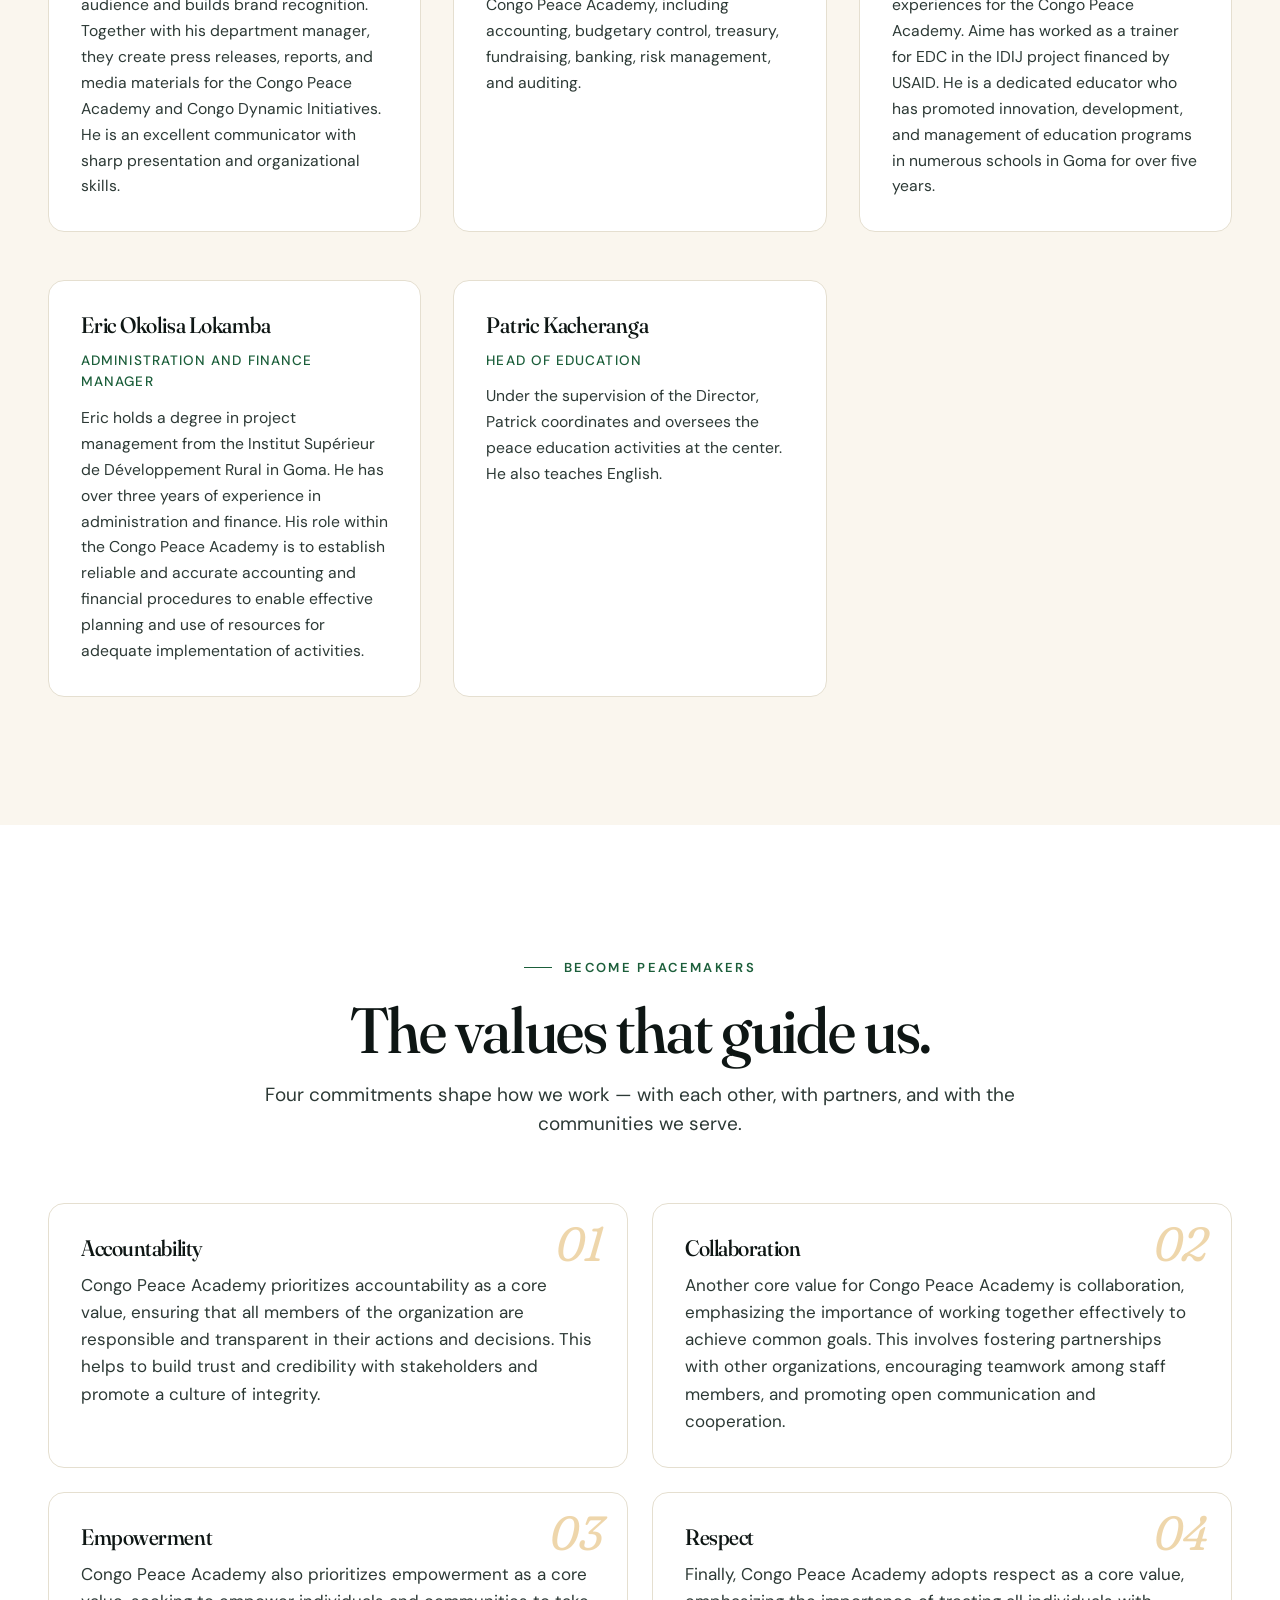
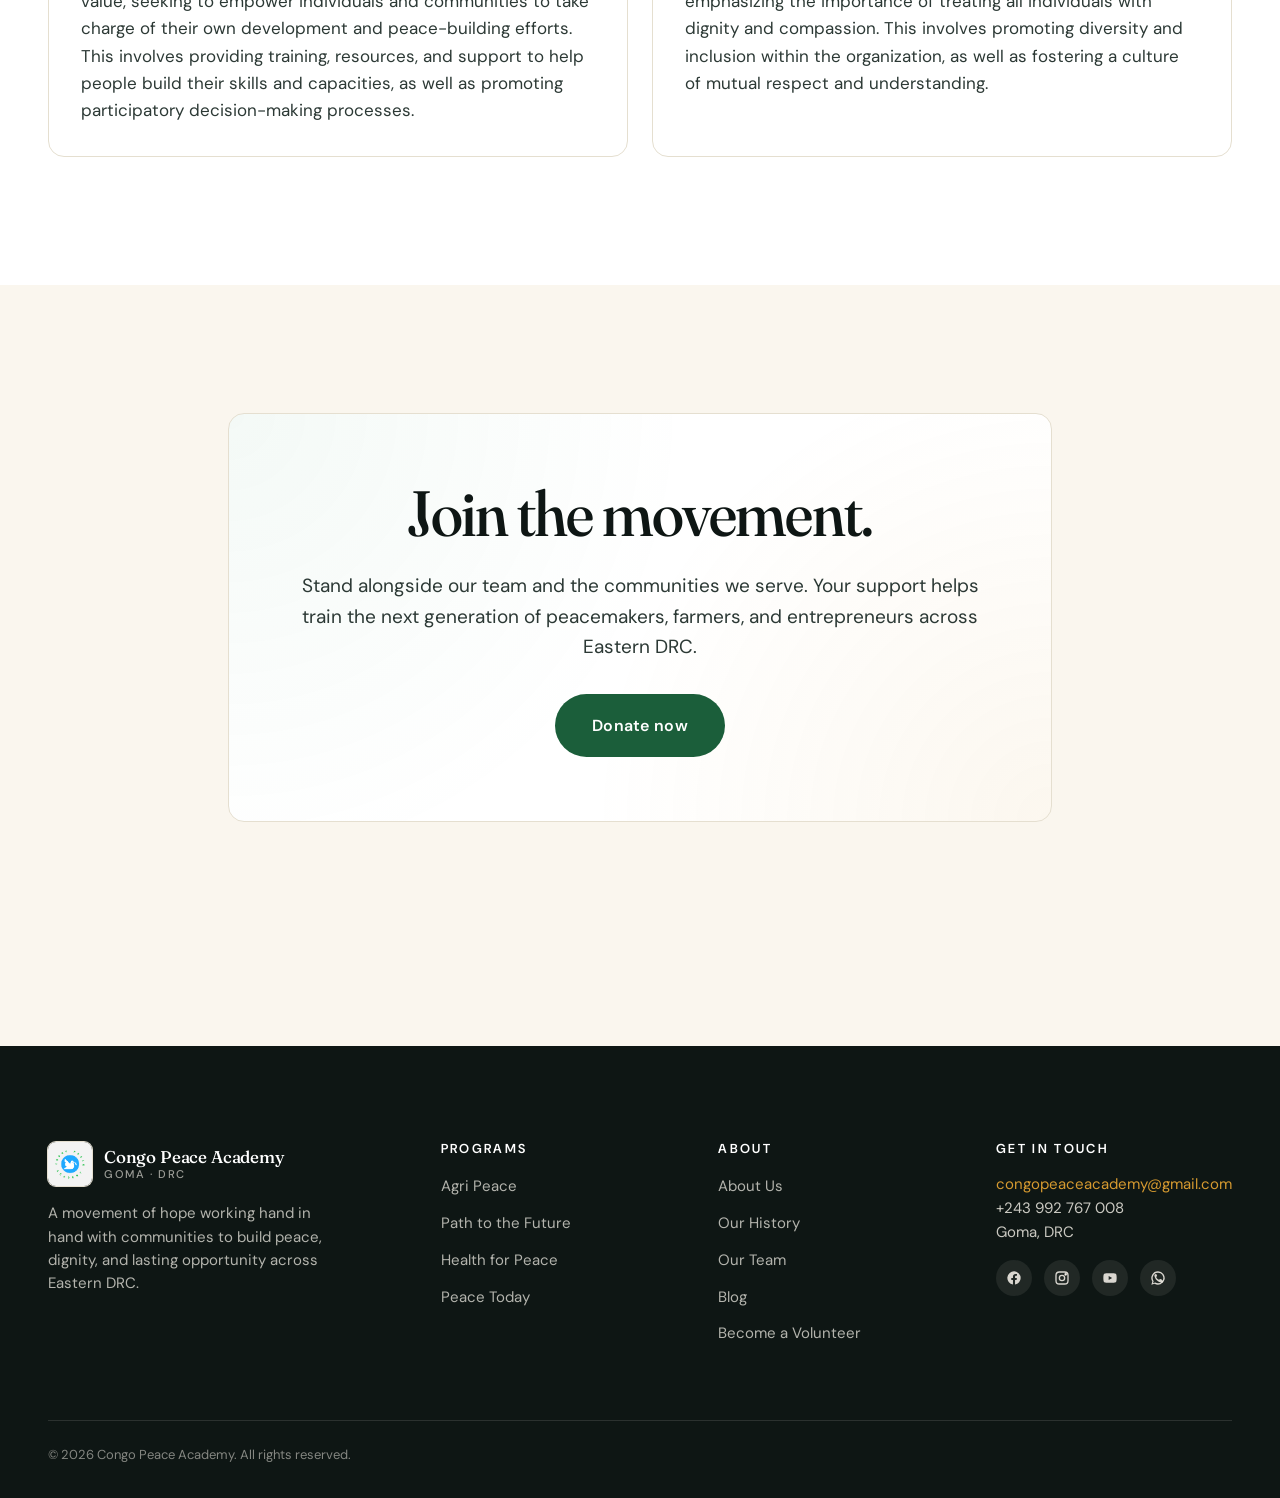
<file: about/our-team.html>
<!DOCTYPE html>
<html lang="en">
<head>
  <meta charset="UTF-8" />
  <meta name="viewport" content="width=device-width, initial-scale=1.0" />
  <title>Our Team — Peacemakers — Congo Peace Academy</title>
  <meta name="description" content="Meet the team of Congo Peace Academy — leaders, educators, lawyers, and organizers building peace across Eastern DRC." />
  <meta name="theme-color" content="#0F3B26" />

  <link rel="preconnect" href="https://fonts.googleapis.com" />
  <link rel="preconnect" href="https://fonts.gstatic.com" crossorigin />
  <link href="https://fonts.googleapis.com/css2?family=Fraunces:ital,opsz,wght,SOFT@0,9..144,300..900,30..100;1,9..144,300..900,30..100&family=DM+Sans:opsz,wght@9..40,400;9..40,500;9..40,600;9..40,700&display=swap" rel="stylesheet" />

  <link rel="stylesheet" href="../assets/css/style.css" />
  <link rel="icon" type="image/png" href="../assets/images/logo.png" />
</head>
<body>

<a href="#main" class="skip-link">Skip to main content</a>

<div class="banner">
  <div class="container banner-content">
    <span>Path to the Future 2025 — College Prep applications open</span>
    <a href="../path-to-the-future.html">Apply now →</a>
  </div>
</div>

<header class="site-header">
  <div class="container">
    <nav class="nav" aria-label="Primary">
      <a href="../index.html" class="brand" aria-label="Congo Peace Academy home">
        <img class="brand-mark-img" src="../assets/images/logo.png" alt="Congo Peace Academy" />
        <span class="brand-text">Congo Peace Academy<span class="brand-text-sub">Goma · DRC</span></span>
      </a>
      <button class="nav-toggle" aria-label="Toggle navigation" aria-expanded="false" aria-controls="nav-list">
        <span class="nav-toggle-bar" aria-hidden="true"></span>
      </button>
      <ul class="nav-list" id="nav-list">
        <li class="nav-item has-sub">
          <a class="nav-link" href="../about/index.html" aria-current="page">About</a>
          <ul class="subnav">
            <li><a class="subnav-link" href="../about/index.html">About Us</a></li>
            <li><a class="subnav-link" href="../about/our-history.html">Our History</a></li>
            <li><a class="subnav-link" href="../about/our-team.html">Our Team</a></li>
            <li><a class="subnav-link" href="../about/blog.html">Blog</a></li>
      </ul>
        </li>
        <li class="nav-item"><a class="nav-link" href="../agri-peace.html">Agri Peace</a></li>
        <li class="nav-item"><a class="nav-link" href="../path-to-the-future.html">Path to the Future</a></li>
        <li class="nav-item"><a class="nav-link" href="../health-for-peace.html">Health for Peace</a></li>
        <li class="nav-item has-sub">
          <a class="nav-link" href="../our-events/index.html">Our Events</a>
          <ul class="subnav">
            <li><a class="subnav-link" href="../our-events/index.html">All Events</a></li>
            <li><a class="subnav-link" href="../our-events/peace-today.html">Peace Today</a></li>
            <li><a class="subnav-link" href="../our-events/become-volunteers.html">Become Volunteers</a></li>
          </ul>
        </li>
        <li class="nav-donate"><a class="btn btn-primary" href="https://donorbox.org/congo-peace-academy-1-3?default_interval=o" target="_blank" rel="noopener">Donate</a></li>
      </ul>
      <div class="nav-actions">
        <a class="btn btn-primary" href="https://donorbox.org/congo-peace-academy-1-3?default_interval=o" target="_blank" rel="noopener">Donate</a>
      </div>
    </nav>
  </div>
</header>

<main id="main">

  <section class="page-hero">
    <div class="container">
      <div class="breadcrumb reveal">
        <a href="../index.html">Home</a><span class="breadcrumb-sep">/</span><a href="index.html">About</a><span class="breadcrumb-sep">/</span><span>Our Team</span>
      </div>
      <h1 class="reveal">Peacemakers.</h1>
      <p class="reveal">Meet the people building Congo Peace Academy — a team of leaders, educators, pastors, lawyers, and organizers united by a vision of peace through education, entrepreneurship, and conservation agriculture.</p>
    </div>
  </section>

  <!-- Founder feature -->
  <section class="bg-paper">
    <div class="container">
      <div class="profile-feature">
        <div class="profile-feature-media reveal">
          <img src="../assets/images/peacebuilding_image.jpg" alt="Bienfait Mugenza, Founder and Director of Congo Peace Academy" loading="lazy" />
        </div>
        <div class="profile-feature-body">
          <span class="eyebrow reveal">Founder &amp; Director</span>
          <h2 class="reveal">Bienfait MUGENZA</h2>
          <p class="reveal">Bienfait Mugenza is a visionary leader, social entrepreneur, and peacebuilder dedicated to fostering peace, social justice, and sustainable development in the Democratic Republic of Congo (DRC). As the Founder and Director of Congo Peace Academy, he has been empowering young people and conflict-affected communities with skills in conflict resolution, leadership, and entrepreneurship.</p>
          <p class="reveal">Having grown up during the Second Congo War, Bienfait witnessed firsthand the devastating impact of violence and displacement. Determined to create sustainable solutions, he pursued a degree in Political Science at the University of Rochester as a MasterCard Foundation Scholar before returning to the DRC to expand his peacebuilding initiatives. In 2018, he launched "Peace through Entrepreneurship," a project that has enabled young people in Goma to create businesses, reducing economic vulnerability and preventing recruitment by armed groups.</p>
          <p class="reveal">One of his most impactful initiatives is Agri Peace, which integrates conservation agriculture with peacebuilding, helping internally displaced people (IDPs) and their host communities rebuild their livelihoods. His leadership has earned him international recognition, including the $50,000 2024 Projects for Peace Alumni Award and the $10,000 Davis Peace Award. Today, Bienfait continues to leverage agriculture, entrepreneurship, and education as powerful tools for peacebuilding and a more just, stable, and self-sufficient future for the people of eastern DRC.</p>
        </div>
      </div>
    </div>
  </section>

  <!-- Team grid -->
  <section class="bg-cream">
    <div class="container">
      <div class="section-header center">
        <span class="eyebrow reveal">Meet the team</span>
        <h2 class="reveal">The people behind Congo Peace Academy.</h2>
      </div>
      <div class="team-grid">

        <article class="team-card reveal">
          <h3>Prof. Jean Claude Mubalama Zibona</h3>
          <p class="role">Legal Adviser &amp; Board Member</p>
          <p>Professor Jean Claude MUBALAMA Zibona is a distinguished Congolese lawyer practicing at the Bar of Bukavu, advisor to the International Criminal Court, and member of the Bar Committee of this Court from 2012 to 2016. He is a professor at the Catholic University of Bukavu and the University of Cinquantenaire in Lwiro. He is currently the Director of the Cabinet of the Governor of South Kivu, in Bukavu. He is passionate about peace, justice, and human rights, which he has defended throughout his career.</p>
        </article>

        <article class="team-card reveal">
          <h3>Pastor Isaac Mukoka Muena Kavula</h3>
          <p class="role">Head of Leadership and Discipleship</p>
          <p>Pastor Isaac is a multilingual educator and an ordained pastor. He comes to Congo Peace Academy with a leadership degree from Light of the Nation, International Bible College in Polokwane, South Africa, and a Bachelor of Arts degree in Social Sciences from Université Libre de Kigali (ULK), Rwanda. With more than five years of experience in organizational management and impact evaluation of humanitarian relief projects, Pastor Isaac is a recognized trainer for the national financial education program. He is fluent in French, English, Swahili, Tshiluba, Lingala, Kinyarwanda and Kirundi.</p>
        </article>

        <article class="team-card reveal">
          <h3>Shagali Mugenza</h3>
          <p class="role">Outreach Specialist and IT Manager</p>
          <p>Shagali joined the Congo Peace Academy in 2021. He is a motivated and talented outreach manager who leads our communications and IT department. He is responsible for producing excellent informative content that engages our audience and builds brand recognition. He creates press releases, reports, and media materials for the Congo Peace Academy and Congo Dynamic Initiatives. He is an excellent communicator with brilliant presentation and organizational skills.</p>
        </article>

        <article class="team-card reveal">
          <h3>John Kwizera</h3>
          <p class="role">Associate IT</p>
          <p>John works with the outreach manager in the communications and IT department. He is responsible for producing excellent graphic content that engages our audience and builds brand recognition. Together with his department manager, they create press releases, reports, and media materials for the Congo Peace Academy and Congo Dynamic Initiatives. He is an excellent communicator with sharp presentation and organizational skills.</p>
        </article>

        <article class="team-card reveal">
          <h3>Anita Nelly</h3>
          <p class="role">Accountant</p>
          <p>Under the direct supervision of the finance manager, Nelly is responsible for the short, medium, and long-term financial efficiency of all activities of Congo Peace Academy, including accounting, budgetary control, treasury, fundraising, banking, risk management, and auditing.</p>
        </article>

        <article class="team-card reveal">
          <h3>Ntabankabo Aime Bahozi</h3>
          <p class="role">Program Coordinator</p>
          <p>As Associate Director of Curriculum and Learning Design, Ntabankabo Aime shapes curriculum strategy and oversees the development and delivery of learning experiences for the Congo Peace Academy. Aime has worked as a trainer for EDC in the IDIJ project financed by USAID. He is a dedicated educator who has promoted innovation, development, and management of education programs in numerous schools in Goma for over five years.</p>
        </article>

        <article class="team-card reveal">
          <h3>Eric Okolisa Lokamba</h3>
          <p class="role">Administration and Finance Manager</p>
          <p>Eric holds a degree in project management from the Institut Supérieur de Développement Rural in Goma. He has over three years of experience in administration and finance. His role within the Congo Peace Academy is to establish reliable and accurate accounting and financial procedures to enable effective planning and use of resources for adequate implementation of activities.</p>
        </article>

        <article class="team-card reveal">
          <h3>Patric Kacheranga</h3>
          <p class="role">Head of Education</p>
          <p>Under the supervision of the Director, Patrick coordinates and oversees the peace education activities at the center. He also teaches English.</p>
        </article>

      </div>
    </div>
  </section>

  <!-- Become Peacemakers / Values -->
  <section class="bg-paper">
    <div class="container">
      <div class="section-header center">
        <span class="eyebrow reveal">Become peacemakers</span>
        <h2 class="reveal">The values that guide us.</h2>
        <p class="lede reveal">Four commitments shape how we work — with each other, with partners, and with the communities we serve.</p>
      </div>
      <div class="values">
        <article class="value-card reveal">
          <div class="value-num">01</div>
          <h3 class="value-title">Accountability</h3>
          <p>Congo Peace Academy prioritizes accountability as a core value, ensuring that all members of the organization are responsible and transparent in their actions and decisions. This helps to build trust and credibility with stakeholders and promote a culture of integrity.</p>
        </article>
        <article class="value-card reveal">
          <div class="value-num">02</div>
          <h3 class="value-title">Collaboration</h3>
          <p>Another core value for Congo Peace Academy is collaboration, emphasizing the importance of working together effectively to achieve common goals. This involves fostering partnerships with other organizations, encouraging teamwork among staff members, and promoting open communication and cooperation.</p>
        </article>
        <article class="value-card reveal">
          <div class="value-num">03</div>
          <h3 class="value-title">Empowerment</h3>
          <p>Congo Peace Academy also prioritizes empowerment as a core value, seeking to empower individuals and communities to take charge of their own development and peace-building efforts. This involves providing training, resources, and support to help people build their skills and capacities, as well as promoting participatory decision-making processes.</p>
        </article>
        <article class="value-card reveal">
          <div class="value-num">04</div>
          <h3 class="value-title">Respect</h3>
          <p>Finally, Congo Peace Academy adopts respect as a core value, emphasizing the importance of treating all individuals with dignity and compassion. This involves promoting diversity and inclusion within the organization, as well as fostering a culture of mutual respect and understanding.</p>
        </article>
      </div>
    </div>
  </section>


  <section class="bg-cream">
    <div class="container container-narrow">
      <div class="cta-band reveal">
        <h2>Join the movement.</h2>
        <p>Stand alongside our team and the communities we serve. Your support helps train the next generation of peacemakers, farmers, and entrepreneurs across Eastern DRC.</p>
        <div class="hero-actions" style="justify-content:center">
          <a class="btn btn-primary btn-lg" href="https://donorbox.org/congo-peace-academy-1-3?default_interval=o" target="_blank" rel="noopener">Donate now</a>
        </div>
      </div>
    </div>
  </section>


</main>

<footer class="site-footer">
  <div class="container">
    <div class="footer-grid">
      <div class="footer-brand">
        <div class="brand" style="color:var(--paper)">
          <img class="brand-mark-img" src="../assets/images/logo.png" alt="Congo Peace Academy" />
          <span class="brand-text">Congo Peace Academy<span class="brand-text-sub" style="color:rgba(250,246,238,0.6)">Goma · DRC</span></span>
        </div>
        <p>A movement of hope working hand in hand with communities to build peace, dignity, and lasting opportunity across Eastern DRC.</p>
      </div>
      <div>
        <h4>Programs</h4>
        <ul class="footer-list">
          <li><a href="../agri-peace.html">Agri Peace</a></li>
          <li><a href="../path-to-the-future.html">Path to the Future</a></li>
          <li><a href="../health-for-peace.html">Health for Peace</a></li>
          <li><a href="../our-events/peace-today.html">Peace Today</a></li>
        </ul>
      </div>
      <div>
        <h4>About</h4>
        <ul class="footer-list">
          <li><a href="../about/index.html">About Us</a></li>
          <li><a href="../about/our-history.html">Our History</a></li>
          <li><a href="../about/our-team.html">Our Team</a></li>
          <li><a href="../about/blog.html">Blog</a></li>
          <li><a href="../our-events/become-volunteers.html">Become a Volunteer</a></li>
        </ul>
      </div>
      <div>
        <h4>Get in touch</h4>
        <div class="footer-contact">
          <p style="color:rgba(250,246,238,0.8);max-width:none;margin-bottom:1rem">
            <a href="mailto:congopeaceacademy@gmail.com">congopeaceacademy@gmail.com</a><br />
            +243 992 767 008<br />
            Goma, DRC
          </p>
        </div>
        <div class="socials">
          <a href="https://web.facebook.com/congopeaceacademy" target="_blank" rel="noopener" aria-label="Facebook"><svg viewBox="0 0 24 24" fill="currentColor"><path d="M22 12a10 10 0 1 0-11.56 9.88v-6.99H7.9V12h2.54V9.8c0-2.51 1.49-3.89 3.78-3.89 1.09 0 2.24.2 2.24.2v2.46h-1.26c-1.24 0-1.63.77-1.63 1.56V12h2.77l-.44 2.89h-2.33v6.99A10 10 0 0 0 22 12z"/></svg></a>
          <a href="https://www.instagram.com/congopeaceacademy/" target="_blank" rel="noopener" aria-label="Instagram"><svg viewBox="0 0 24 24" fill="none" stroke="currentColor" stroke-width="2"><rect x="3" y="3" width="18" height="18" rx="5"/><circle cx="12" cy="12" r="4"/><circle cx="17.5" cy="6.5" r="1" fill="currentColor"/></svg></a>
          <a href="https://youtu.be/6_g-ZvBbn6o" target="_blank" rel="noopener" aria-label="YouTube"><svg viewBox="0 0 24 24" fill="currentColor"><path d="M21.58 7.19a2.5 2.5 0 0 0-1.76-1.77C18.25 5 12 5 12 5s-6.25 0-7.82.42A2.5 2.5 0 0 0 2.42 7.2 26.06 26.06 0 0 0 2 12a26.06 26.06 0 0 0 .42 4.81 2.5 2.5 0 0 0 1.76 1.77C5.75 19 12 19 12 19s6.25 0 7.82-.42a2.5 2.5 0 0 0 1.76-1.77A26.06 26.06 0 0 0 22 12a26.06 26.06 0 0 0-.42-4.81zM10 15.02V8.98L15.2 12 10 15.02z"/></svg></a>
          <a href="https://chat.whatsapp.com/JzBHcnJe77zBzk28pUauEM" target="_blank" rel="noopener" aria-label="WhatsApp"><svg viewBox="0 0 24 24" fill="currentColor"><path d="M17.5 14.4l-2-1c-.3-.1-.5-.1-.7.1l-.9 1.1c-.2.2-.4.3-.7.1a8 8 0 0 1-3.9-3.9c-.2-.3-.1-.5.1-.7l1.1-.9c.2-.2.2-.4.1-.7l-1-2c-.1-.3-.5-.5-.8-.4l-1.8.6c-.3.1-.5.4-.5.7.1 3 1.5 5.8 3.7 8 2.2 2.2 5 3.6 8 3.7.3 0 .6-.2.7-.5l.6-1.8c.1-.3-.1-.7-.4-.8z"/><path d="M12 2A10 10 0 0 0 3.5 17.3L2 22l4.8-1.5A10 10 0 1 0 12 2zm0 18a8 8 0 0 1-4.1-1.1l-.3-.2-3.1 1 1-3-.2-.3A8 8 0 1 1 12 20z"/></svg></a>
        </div>
      </div>
    </div>
    <div class="footer-bottom">
      <span>© 2026 Congo Peace Academy. All rights reserved.</span>
    </div>
  </div>
</footer>

<script src="../assets/js/main.js"></script>
</body>
</html>
</file>
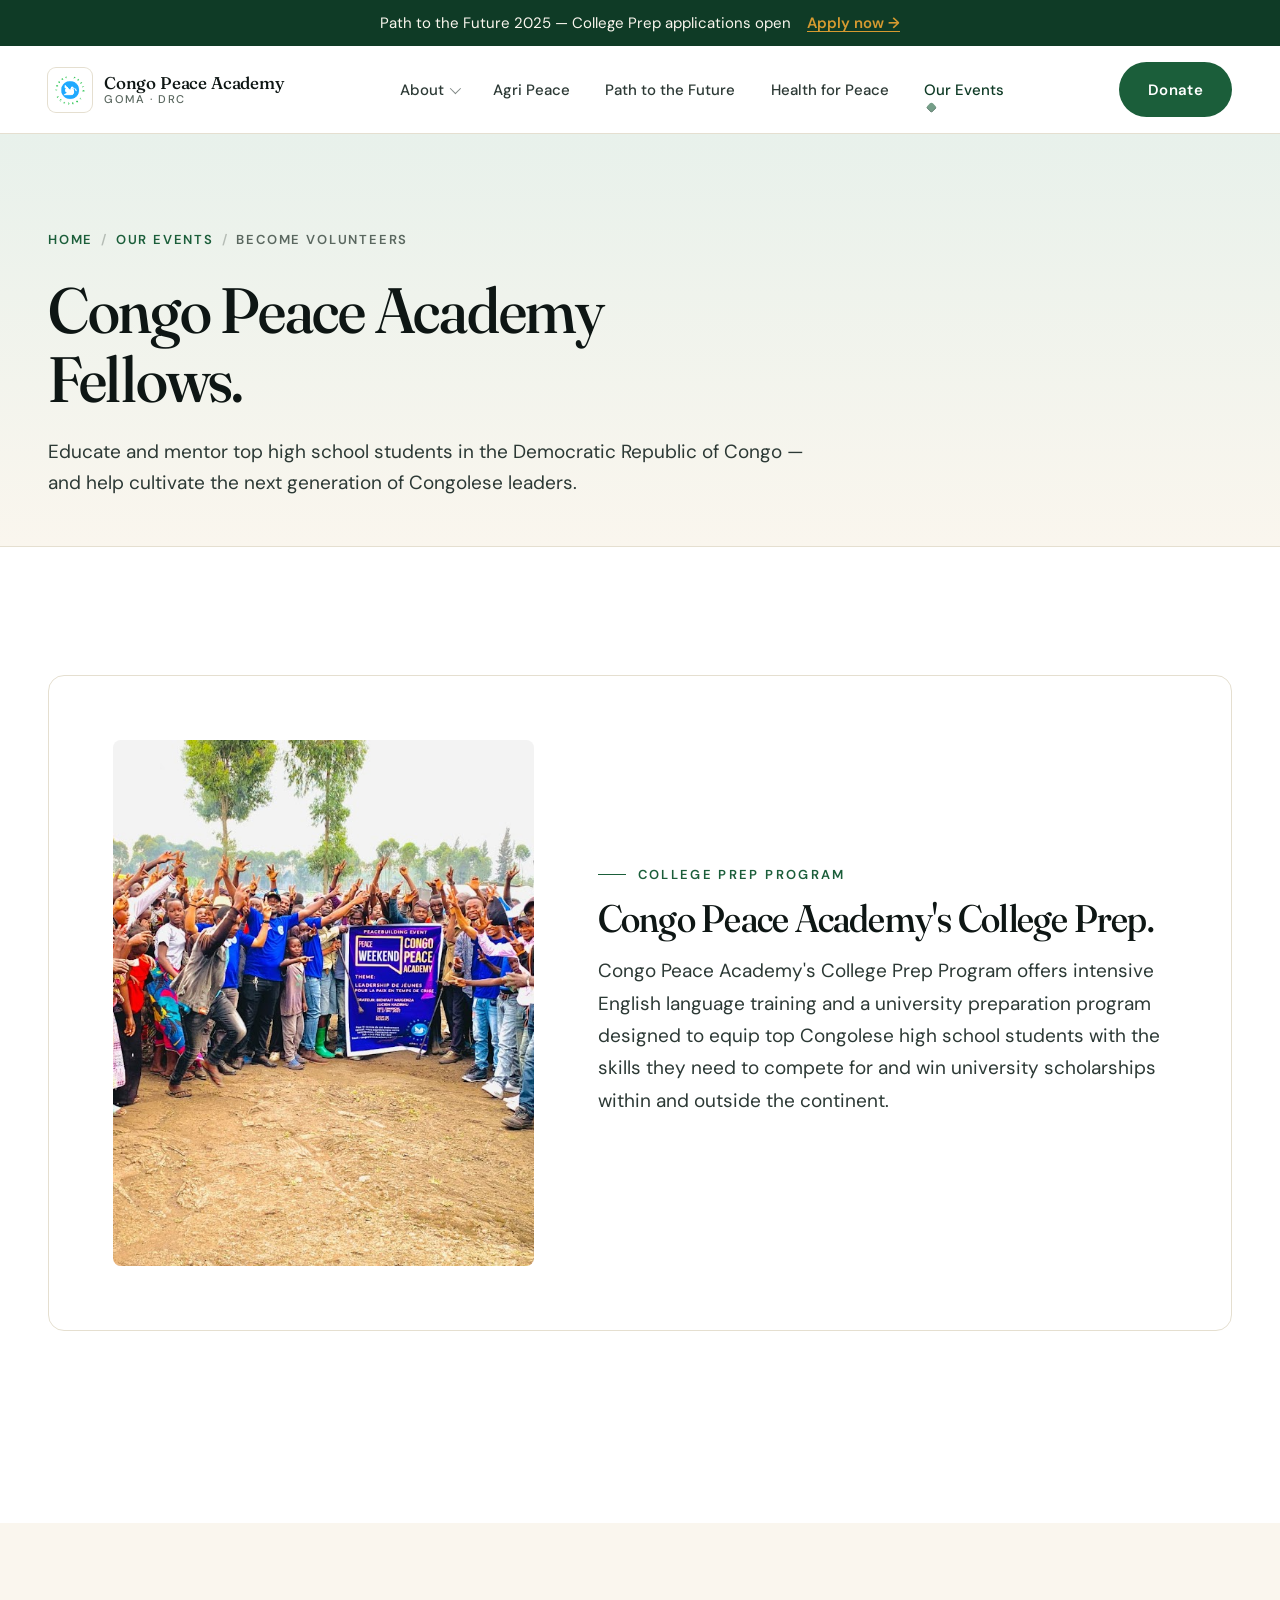
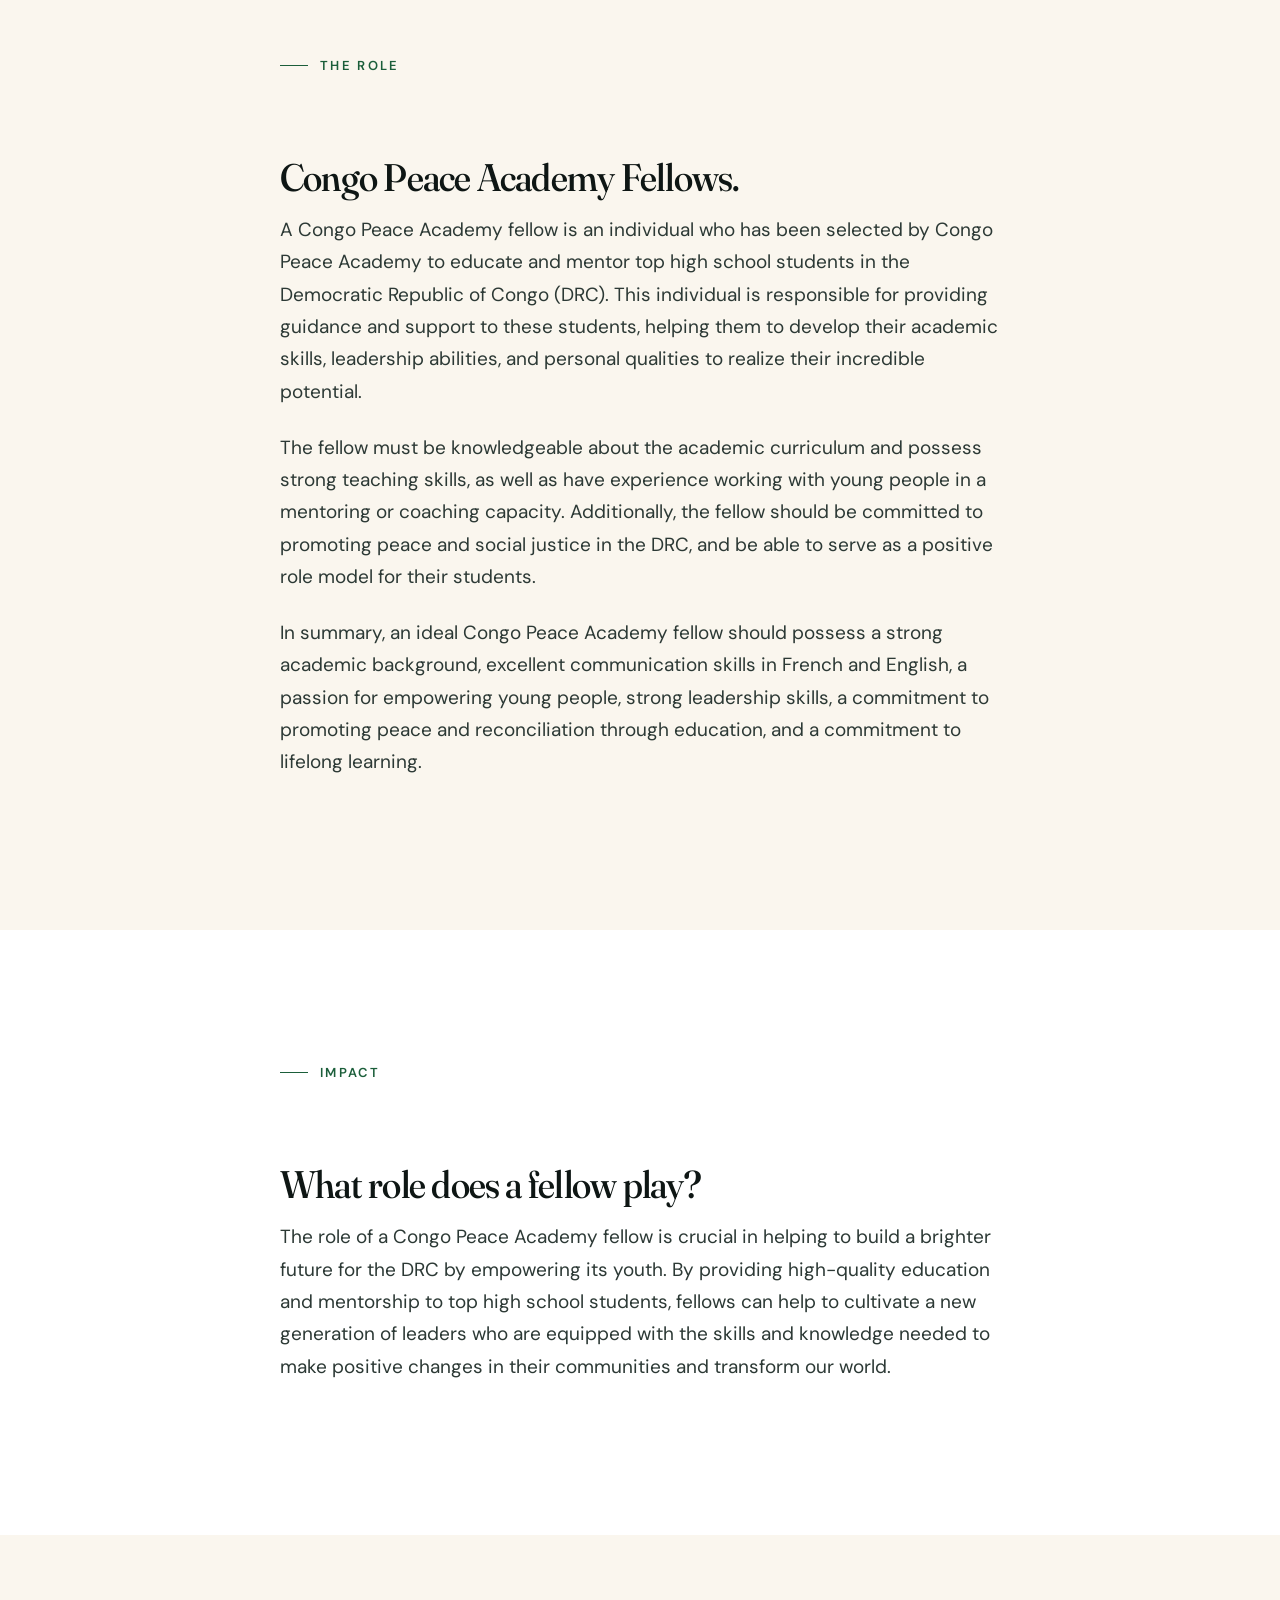
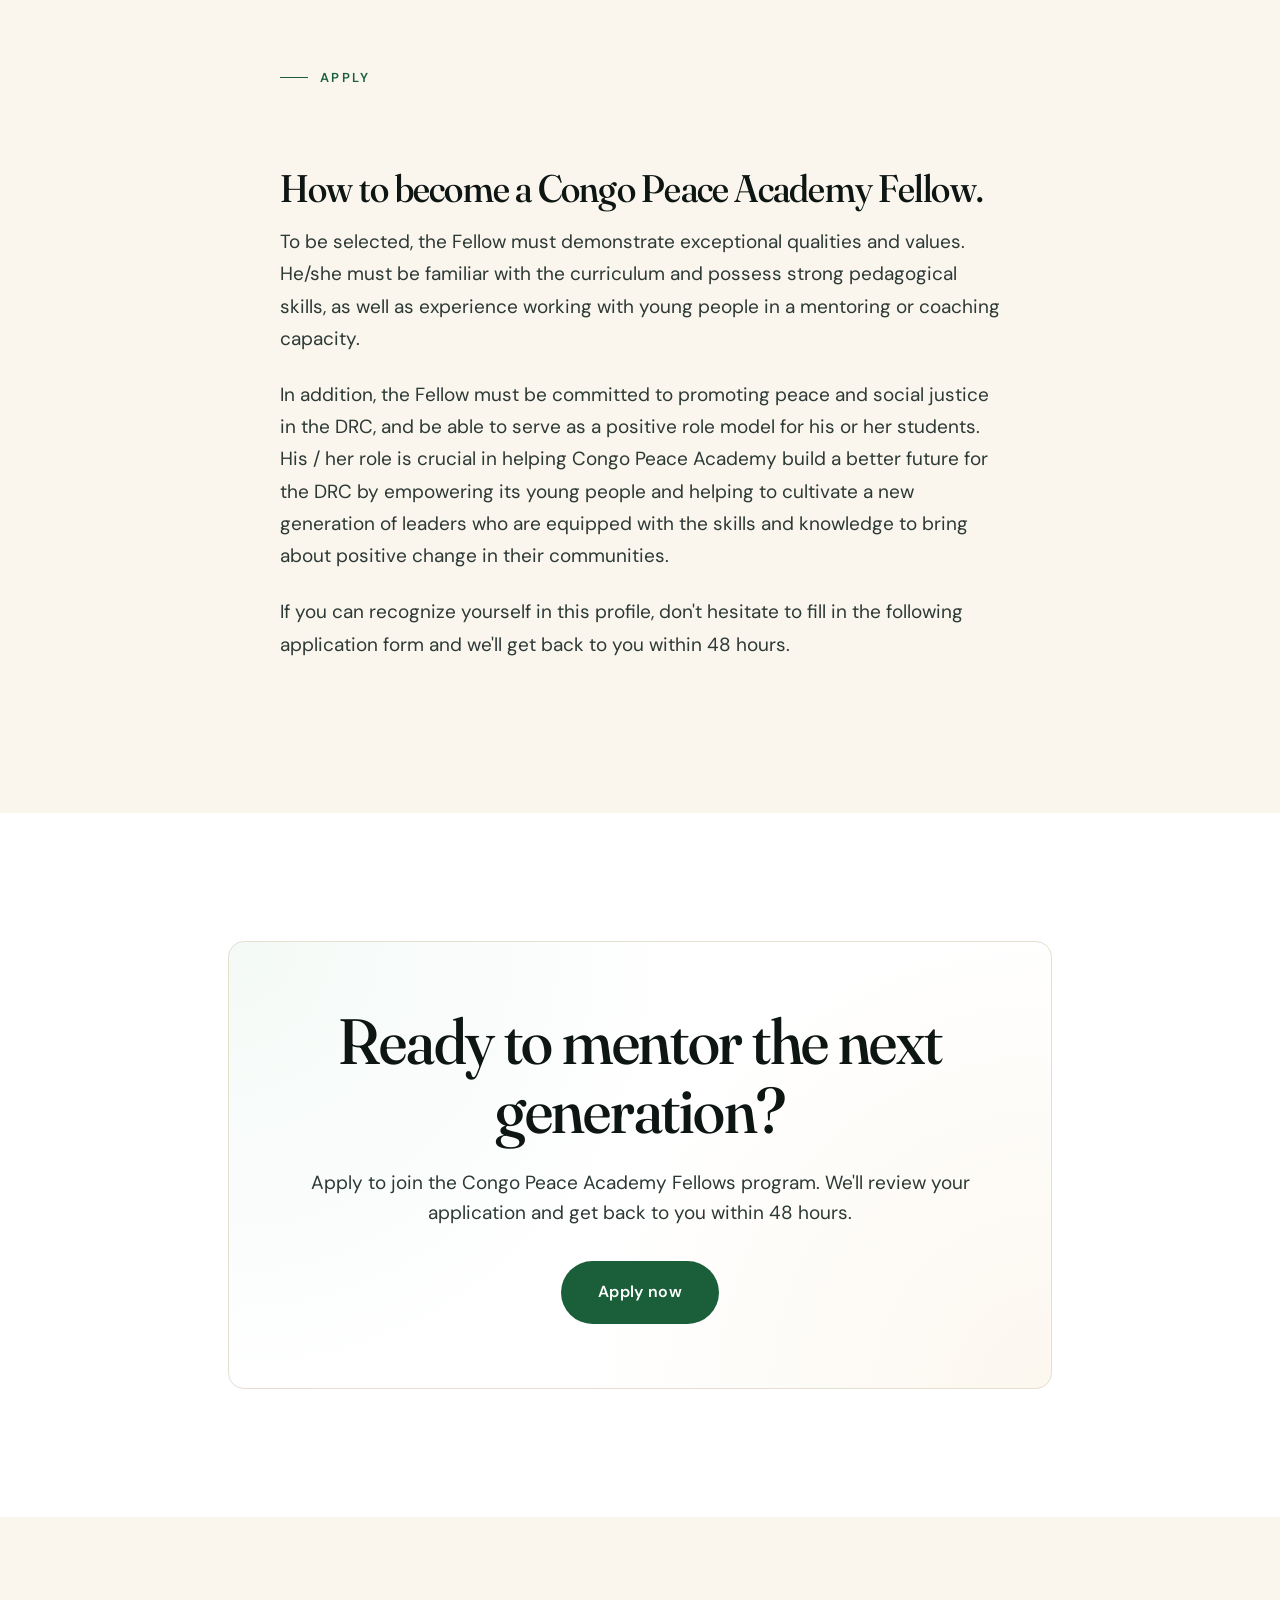
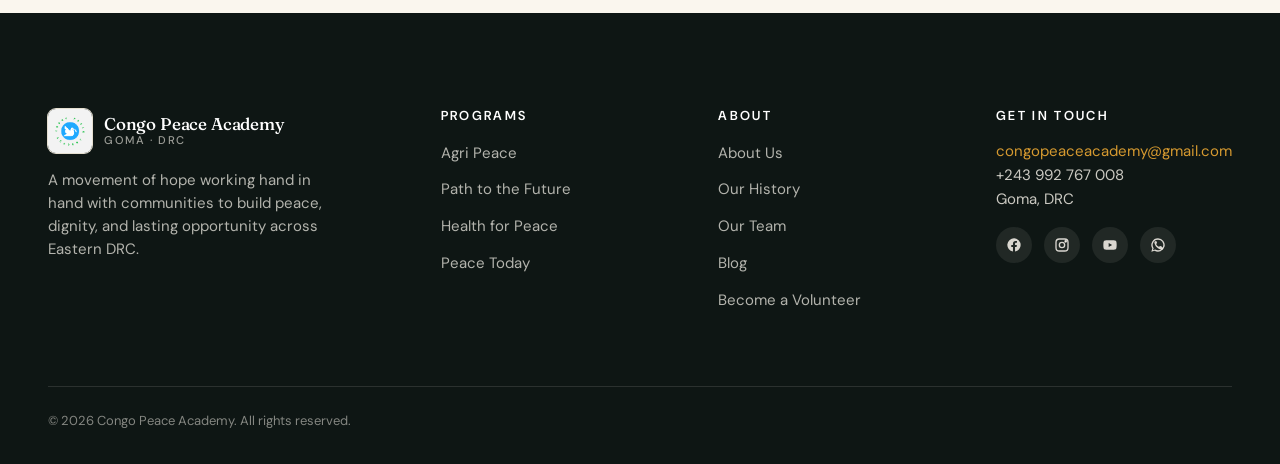
<file: our-events/become-volunteers.html>
<!DOCTYPE html>
<html lang="en">
<head>
  <meta charset="UTF-8" />
  <meta name="viewport" content="width=device-width, initial-scale=1.0" />
  <title>Become a Volunteer — Congo Peace Academy Fellows — Congo Peace Academy</title>
  <meta name="description" content="Join the Congo Peace Academy Fellows program — mentor top Congolese students through our College Prep program." />
  <meta name="theme-color" content="#0F3B26" />

  <link rel="preconnect" href="https://fonts.googleapis.com" />
  <link rel="preconnect" href="https://fonts.gstatic.com" crossorigin />
  <link href="https://fonts.googleapis.com/css2?family=Fraunces:ital,opsz,wght,SOFT@0,9..144,300..900,30..100;1,9..144,300..900,30..100&family=DM+Sans:opsz,wght@9..40,400;9..40,500;9..40,600;9..40,700&display=swap" rel="stylesheet" />

  <link rel="stylesheet" href="../assets/css/style.css" />
  <link rel="icon" type="image/png" href="../assets/images/logo.png" />
</head>
<body>

<a href="#main" class="skip-link">Skip to main content</a>

<div class="banner">
  <div class="container banner-content">
    <span>Path to the Future 2025 — College Prep applications open</span>
    <a href="../path-to-the-future.html">Apply now →</a>
  </div>
</div>

<header class="site-header">
  <div class="container">
    <nav class="nav" aria-label="Primary">
      <a href="../index.html" class="brand" aria-label="Congo Peace Academy home">
        <img class="brand-mark-img" src="../assets/images/logo.png" alt="Congo Peace Academy" />
        <span class="brand-text">Congo Peace Academy<span class="brand-text-sub">Goma · DRC</span></span>
      </a>
      <button class="nav-toggle" aria-label="Toggle navigation" aria-expanded="false" aria-controls="nav-list">
        <span class="nav-toggle-bar" aria-hidden="true"></span>
      </button>
      <ul class="nav-list" id="nav-list">
        <li class="nav-item has-sub">
          <a class="nav-link" href="../about/index.html">About</a>
          <ul class="subnav">
            <li><a class="subnav-link" href="../about/index.html">About Us</a></li>
            <li><a class="subnav-link" href="../about/our-history.html">Our History</a></li>
            <li><a class="subnav-link" href="../about/our-team.html">Our Team</a></li>
            <li><a class="subnav-link" href="../about/blog.html">Blog</a></li>
      </ul>
        </li>
        <li class="nav-item"><a class="nav-link" href="../agri-peace.html">Agri Peace</a></li>
        <li class="nav-item"><a class="nav-link" href="../path-to-the-future.html">Path to the Future</a></li>
        <li class="nav-item"><a class="nav-link" href="../health-for-peace.html">Health for Peace</a></li>
        <li class="nav-item has-sub">
          <a class="nav-link" href="../our-events/index.html" aria-current="page">Our Events</a>
          <ul class="subnav">
            <li><a class="subnav-link" href="../our-events/index.html">All Events</a></li>
            <li><a class="subnav-link" href="../our-events/peace-today.html">Peace Today</a></li>
            <li><a class="subnav-link" href="../our-events/become-volunteers.html">Become Volunteers</a></li>
          </ul>
        </li>
        <li class="nav-donate"><a class="btn btn-primary" href="https://donorbox.org/congo-peace-academy-1-3?default_interval=o" target="_blank" rel="noopener">Donate</a></li>
      </ul>
      <div class="nav-actions">
        <a class="btn btn-primary" href="https://donorbox.org/congo-peace-academy-1-3?default_interval=o" target="_blank" rel="noopener">Donate</a>
      </div>
    </nav>
  </div>
</header>

<main id="main">

  <section class="page-hero">
    <div class="container">
      <div class="breadcrumb reveal">
        <a href="../index.html">Home</a><span class="breadcrumb-sep">/</span><a href="index.html">Our Events</a><span class="breadcrumb-sep">/</span><span>Become Volunteers</span>
      </div>
      <h1 class="reveal">Congo Peace Academy Fellows.</h1>
      <p class="reveal">Educate and mentor top high school students in the Democratic Republic of Congo — and help cultivate the next generation of Congolese leaders.</p>
    </div>
  </section>

  <!-- Hero photo -->
  <section class="bg-paper">
    <div class="container">
      <div class="profile-feature">
        <div class="profile-feature-media reveal">
          <img src="../assets/images/peacebuilding_image.jpg" alt="Congo Peace Academy Fellows mentoring students" loading="lazy" />
        </div>
        <div class="profile-feature-body">
          <span class="eyebrow reveal">College Prep Program</span>
          <h2 class="reveal">Congo Peace Academy's College Prep.</h2>
          <p class="reveal">Congo Peace Academy's College Prep Program offers intensive English language training and a university preparation program designed to equip top Congolese high school students with the skills they need to compete for and win university scholarships within and outside the continent.</p>
        </div>
      </div>
    </div>
  </section>

  <!-- What is a Fellow -->
  <section class="bg-cream">
    <div class="container container-narrow">
      <article class="prose">
        <span class="eyebrow reveal">The role</span>
        <h2 class="reveal">Congo Peace Academy Fellows.</h2>
        <p class="reveal">A Congo Peace Academy fellow is an individual who has been selected by Congo Peace Academy to educate and mentor top high school students in the Democratic Republic of Congo (DRC). This individual is responsible for providing guidance and support to these students, helping them to develop their academic skills, leadership abilities, and personal qualities to realize their incredible potential.</p>
        <p class="reveal">The fellow must be knowledgeable about the academic curriculum and possess strong teaching skills, as well as have experience working with young people in a mentoring or coaching capacity. Additionally, the fellow should be committed to promoting peace and social justice in the DRC, and be able to serve as a positive role model for their students.</p>
        <p class="reveal">In summary, an ideal Congo Peace Academy fellow should possess a strong academic background, excellent communication skills in French and English, a passion for empowering young people, strong leadership skills, a commitment to promoting peace and reconciliation through education, and a commitment to lifelong learning.</p>
      </article>
    </div>
  </section>

  <!-- What role -->
  <section class="bg-paper">
    <div class="container container-narrow">
      <article class="prose">
        <span class="eyebrow reveal">Impact</span>
        <h2 class="reveal">What role does a fellow play?</h2>
        <p class="reveal">The role of a Congo Peace Academy fellow is crucial in helping to build a brighter future for the DRC by empowering its youth. By providing high-quality education and mentorship to top high school students, fellows can help to cultivate a new generation of leaders who are equipped with the skills and knowledge needed to make positive changes in their communities and transform our world.</p>
      </article>
    </div>
  </section>

  <!-- How to become -->
  <section class="bg-cream">
    <div class="container container-narrow">
      <article class="prose">
        <span class="eyebrow reveal">Apply</span>
        <h2 class="reveal">How to become a Congo Peace Academy Fellow.</h2>
        <p class="reveal">To be selected, the Fellow must demonstrate exceptional qualities and values. He/she must be familiar with the curriculum and possess strong pedagogical skills, as well as experience working with young people in a mentoring or coaching capacity.</p>
        <p class="reveal">In addition, the Fellow must be committed to promoting peace and social justice in the DRC, and be able to serve as a positive role model for his or her students. His / her role is crucial in helping Congo Peace Academy build a better future for the DRC by empowering its young people and helping to cultivate a new generation of leaders who are equipped with the skills and knowledge to bring about positive change in their communities.</p>
        <p class="reveal">If you can recognize yourself in this profile, don't hesitate to fill in the following application form and we'll get back to you within 48 hours.</p>
      </article>
    </div>
  </section>

  <!-- Apply CTA -->
  <section class="bg-paper">
    <div class="container container-narrow">
      <div class="cta-band reveal">
        <h2>Ready to mentor the next generation?</h2>
        <p>Apply to join the Congo Peace Academy Fellows program. We'll review your application and get back to you within 48 hours.</p>
        <div class="hero-actions" style="justify-content:center">
          <a class="btn btn-primary btn-lg" href="https://forms.gle/gU7G5wXaPiLu75m76" target="_blank" rel="noopener">Apply now</a>
        </div>
      </div>
    </div>
  </section>

</main>

<footer class="site-footer">
  <div class="container">
    <div class="footer-grid">
      <div class="footer-brand">
        <div class="brand" style="color:var(--paper)">
          <img class="brand-mark-img" src="../assets/images/logo.png" alt="Congo Peace Academy" />
          <span class="brand-text">Congo Peace Academy<span class="brand-text-sub" style="color:rgba(250,246,238,0.6)">Goma · DRC</span></span>
        </div>
        <p>A movement of hope working hand in hand with communities to build peace, dignity, and lasting opportunity across Eastern DRC.</p>
      </div>
      <div>
        <h4>Programs</h4>
        <ul class="footer-list">
          <li><a href="../agri-peace.html">Agri Peace</a></li>
          <li><a href="../path-to-the-future.html">Path to the Future</a></li>
          <li><a href="../health-for-peace.html">Health for Peace</a></li>
          <li><a href="../our-events/peace-today.html">Peace Today</a></li>
        </ul>
      </div>
      <div>
        <h4>About</h4>
        <ul class="footer-list">
          <li><a href="../about/index.html">About Us</a></li>
          <li><a href="../about/our-history.html">Our History</a></li>
          <li><a href="../about/our-team.html">Our Team</a></li>
          <li><a href="../about/blog.html">Blog</a></li>
          <li><a href="../our-events/become-volunteers.html">Become a Volunteer</a></li>
        </ul>
      </div>
      <div>
        <h4>Get in touch</h4>
        <div class="footer-contact">
          <p style="color:rgba(250,246,238,0.8);max-width:none;margin-bottom:1rem">
            <a href="mailto:congopeaceacademy@gmail.com">congopeaceacademy@gmail.com</a><br />
            +243 992 767 008<br />
            Goma, DRC
          </p>
        </div>
        <div class="socials">
          <a href="https://web.facebook.com/congopeaceacademy" target="_blank" rel="noopener" aria-label="Facebook"><svg viewBox="0 0 24 24" fill="currentColor"><path d="M22 12a10 10 0 1 0-11.56 9.88v-6.99H7.9V12h2.54V9.8c0-2.51 1.49-3.89 3.78-3.89 1.09 0 2.24.2 2.24.2v2.46h-1.26c-1.24 0-1.63.77-1.63 1.56V12h2.77l-.44 2.89h-2.33v6.99A10 10 0 0 0 22 12z"/></svg></a>
          <a href="https://www.instagram.com/congopeaceacademy/" target="_blank" rel="noopener" aria-label="Instagram"><svg viewBox="0 0 24 24" fill="none" stroke="currentColor" stroke-width="2"><rect x="3" y="3" width="18" height="18" rx="5"/><circle cx="12" cy="12" r="4"/><circle cx="17.5" cy="6.5" r="1" fill="currentColor"/></svg></a>
          <a href="https://youtu.be/6_g-ZvBbn6o" target="_blank" rel="noopener" aria-label="YouTube"><svg viewBox="0 0 24 24" fill="currentColor"><path d="M21.58 7.19a2.5 2.5 0 0 0-1.76-1.77C18.25 5 12 5 12 5s-6.25 0-7.82.42A2.5 2.5 0 0 0 2.42 7.2 26.06 26.06 0 0 0 2 12a26.06 26.06 0 0 0 .42 4.81 2.5 2.5 0 0 0 1.76 1.77C5.75 19 12 19 12 19s6.25 0 7.82-.42a2.5 2.5 0 0 0 1.76-1.77A26.06 26.06 0 0 0 22 12a26.06 26.06 0 0 0-.42-4.81zM10 15.02V8.98L15.2 12 10 15.02z"/></svg></a>
          <a href="https://chat.whatsapp.com/JzBHcnJe77zBzk28pUauEM" target="_blank" rel="noopener" aria-label="WhatsApp"><svg viewBox="0 0 24 24" fill="currentColor"><path d="M17.5 14.4l-2-1c-.3-.1-.5-.1-.7.1l-.9 1.1c-.2.2-.4.3-.7.1a8 8 0 0 1-3.9-3.9c-.2-.3-.1-.5.1-.7l1.1-.9c.2-.2.2-.4.1-.7l-1-2c-.1-.3-.5-.5-.8-.4l-1.8.6c-.3.1-.5.4-.5.7.1 3 1.5 5.8 3.7 8 2.2 2.2 5 3.6 8 3.7.3 0 .6-.2.7-.5l.6-1.8c.1-.3-.1-.7-.4-.8z"/><path d="M12 2A10 10 0 0 0 3.5 17.3L2 22l4.8-1.5A10 10 0 1 0 12 2zm0 18a8 8 0 0 1-4.1-1.1l-.3-.2-3.1 1 1-3-.2-.3A8 8 0 1 1 12 20z"/></svg></a>
        </div>
      </div>
    </div>
    <div class="footer-bottom">
      <span>© 2026 Congo Peace Academy. All rights reserved.</span>
    </div>
  </div>
</footer>

<script src="../assets/js/main.js"></script>
</body>
</html>
</file>
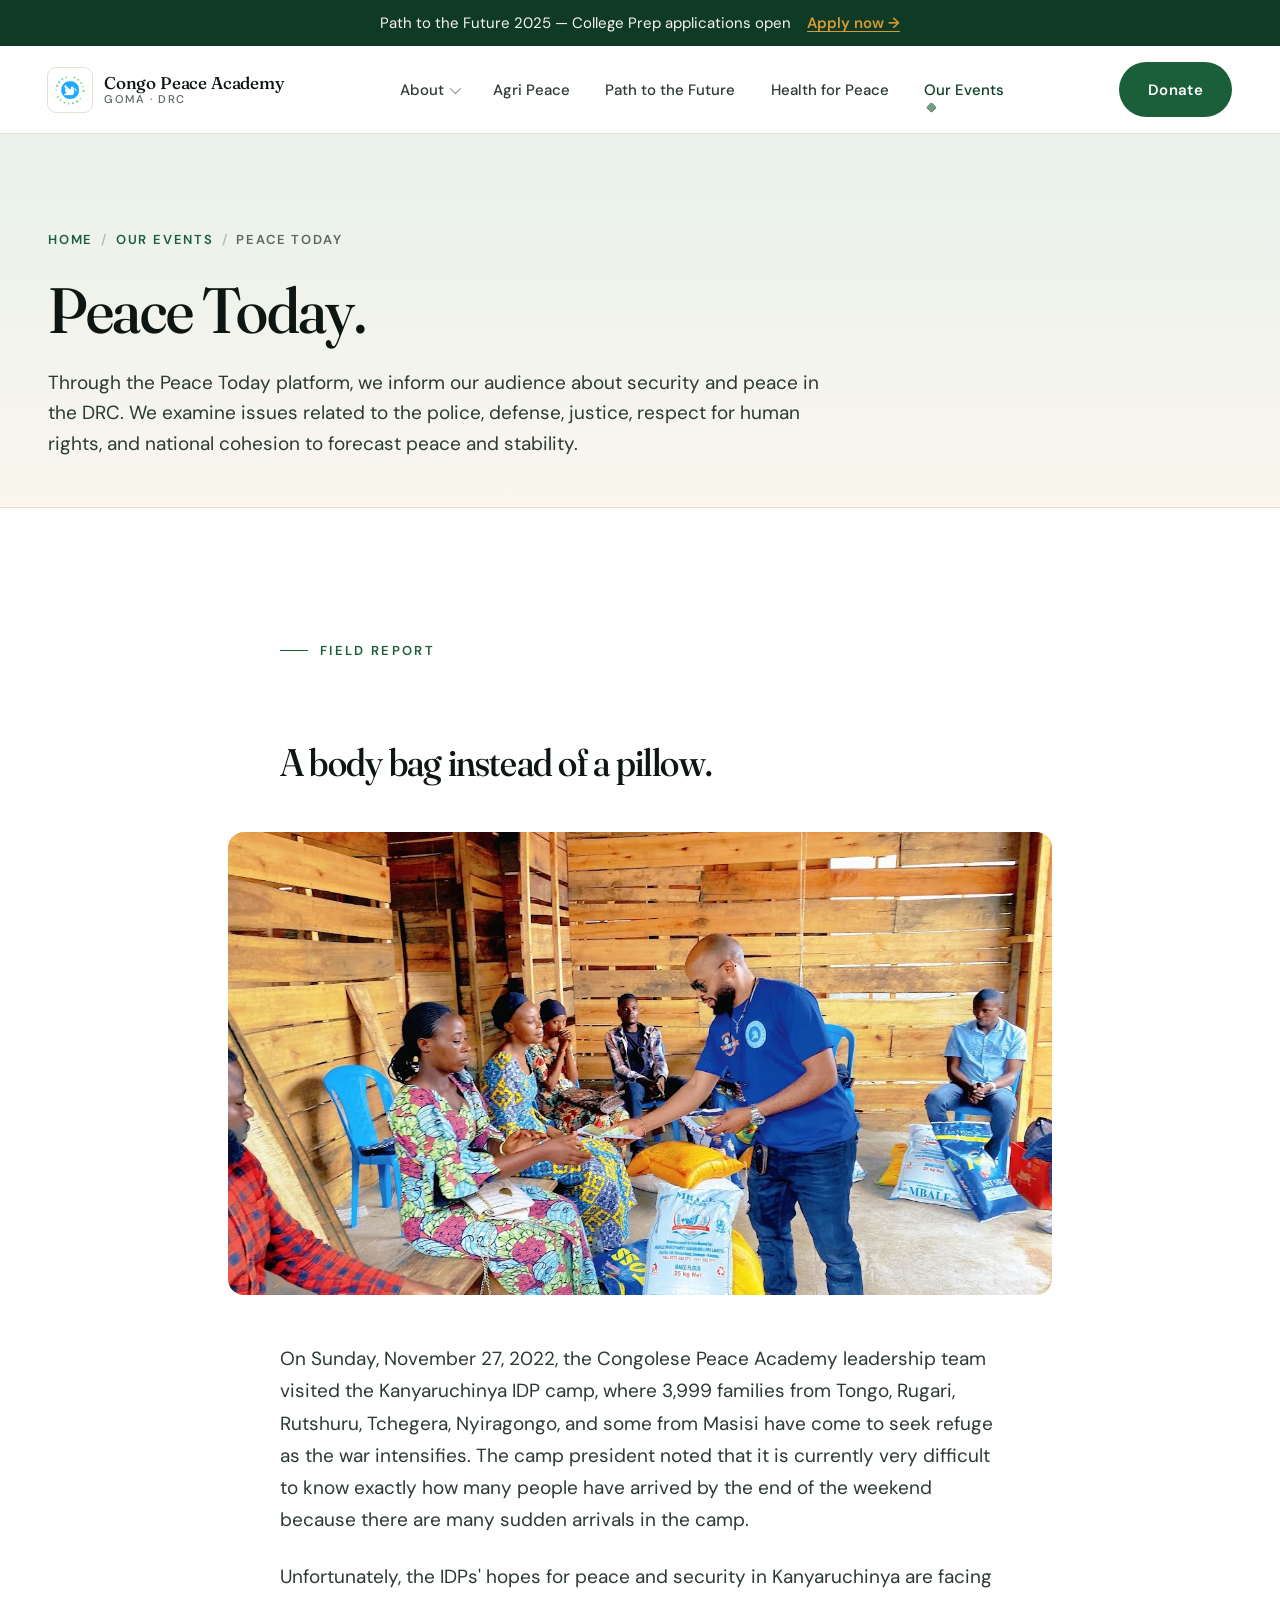
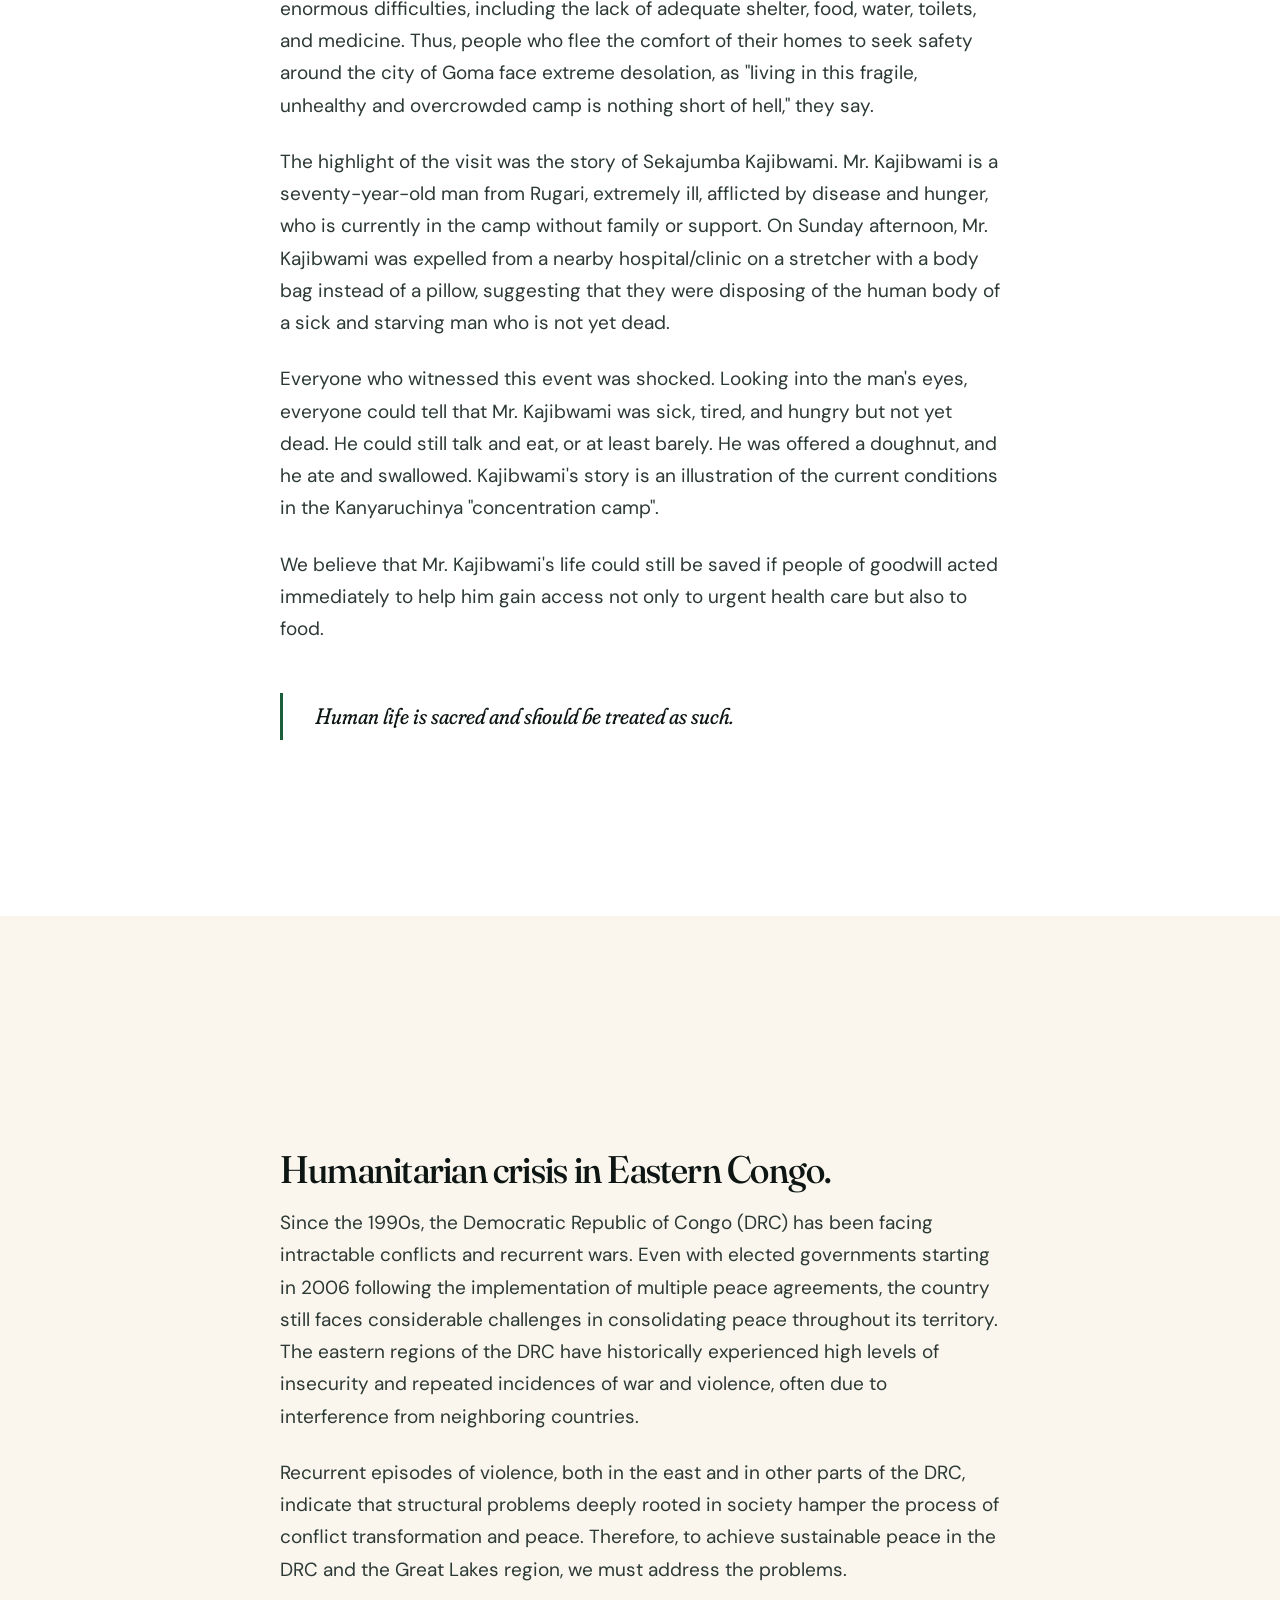
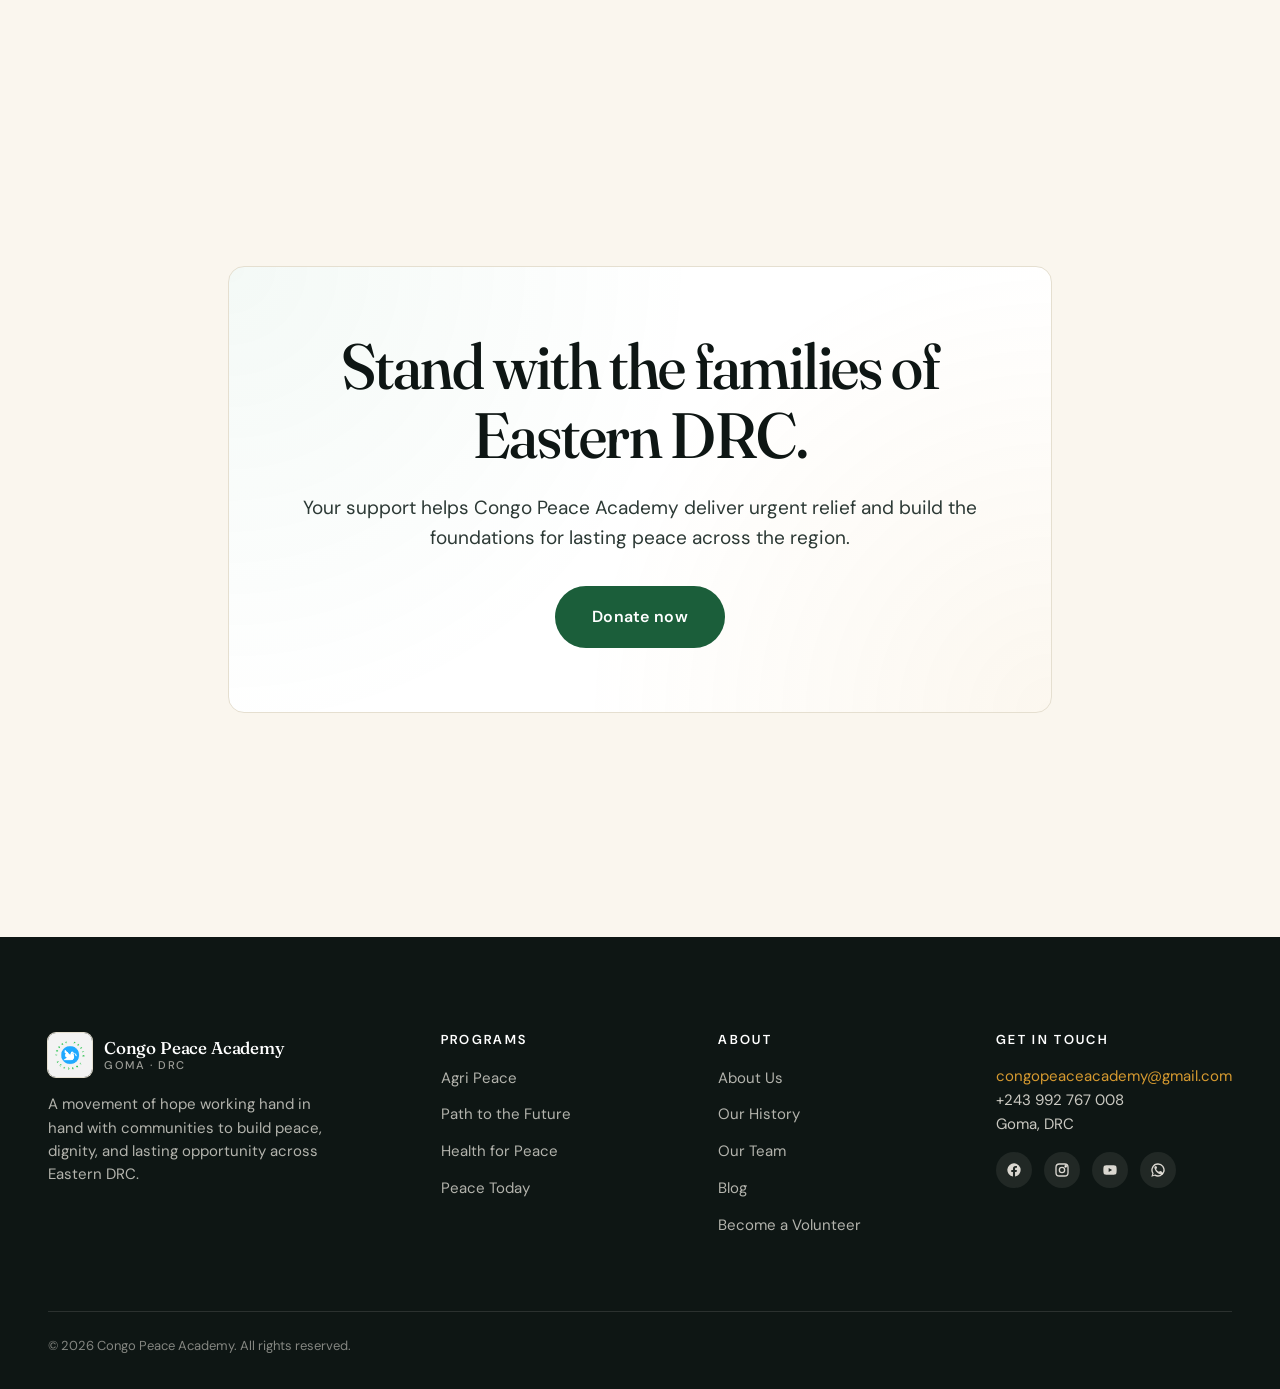
<file: our-events/peace-today.html>
<!DOCTYPE html>
<html lang="en">
<head>
  <meta charset="UTF-8" />
  <meta name="viewport" content="width=device-width, initial-scale=1.0" />
  <title>Peace Today — Congo Peace Academy</title>
  <meta name="description" content="Stories and analysis from the Peace Today platform — security, justice, and human rights in the DRC." />
  <meta name="theme-color" content="#0F3B26" />

  <link rel="preconnect" href="https://fonts.googleapis.com" />
  <link rel="preconnect" href="https://fonts.gstatic.com" crossorigin />
  <link href="https://fonts.googleapis.com/css2?family=Fraunces:ital,opsz,wght,SOFT@0,9..144,300..900,30..100;1,9..144,300..900,30..100&family=DM+Sans:opsz,wght@9..40,400;9..40,500;9..40,600;9..40,700&display=swap" rel="stylesheet" />

  <link rel="stylesheet" href="../assets/css/style.css" />
  <link rel="icon" type="image/png" href="../assets/images/logo.png" />
</head>
<body>

<a href="#main" class="skip-link">Skip to main content</a>

<div class="banner">
  <div class="container banner-content">
    <span>Path to the Future 2025 — College Prep applications open</span>
    <a href="../path-to-the-future.html">Apply now →</a>
  </div>
</div>

<header class="site-header">
  <div class="container">
    <nav class="nav" aria-label="Primary">
      <a href="../index.html" class="brand" aria-label="Congo Peace Academy home">
        <img class="brand-mark-img" src="../assets/images/logo.png" alt="Congo Peace Academy" />
        <span class="brand-text">Congo Peace Academy<span class="brand-text-sub">Goma · DRC</span></span>
      </a>
      <button class="nav-toggle" aria-label="Toggle navigation" aria-expanded="false" aria-controls="nav-list">
        <span class="nav-toggle-bar" aria-hidden="true"></span>
      </button>
      <ul class="nav-list" id="nav-list">
        <li class="nav-item has-sub">
          <a class="nav-link" href="../about/index.html">About</a>
          <ul class="subnav">
            <li><a class="subnav-link" href="../about/index.html">About Us</a></li>
            <li><a class="subnav-link" href="../about/our-history.html">Our History</a></li>
            <li><a class="subnav-link" href="../about/our-team.html">Our Team</a></li>
            <li><a class="subnav-link" href="../about/blog.html">Blog</a></li>
      </ul>
        </li>
        <li class="nav-item"><a class="nav-link" href="../agri-peace.html">Agri Peace</a></li>
        <li class="nav-item"><a class="nav-link" href="../path-to-the-future.html">Path to the Future</a></li>
        <li class="nav-item"><a class="nav-link" href="../health-for-peace.html">Health for Peace</a></li>
        <li class="nav-item has-sub">
          <a class="nav-link" href="../our-events/index.html" aria-current="page">Our Events</a>
          <ul class="subnav">
            <li><a class="subnav-link" href="../our-events/index.html">All Events</a></li>
            <li><a class="subnav-link" href="../our-events/peace-today.html">Peace Today</a></li>
            <li><a class="subnav-link" href="../our-events/become-volunteers.html">Become Volunteers</a></li>
          </ul>
        </li>
        <li class="nav-donate"><a class="btn btn-primary" href="https://donorbox.org/congo-peace-academy-1-3?default_interval=o" target="_blank" rel="noopener">Donate</a></li>
      </ul>
      <div class="nav-actions">
        <a class="btn btn-primary" href="https://donorbox.org/congo-peace-academy-1-3?default_interval=o" target="_blank" rel="noopener">Donate</a>
      </div>
    </nav>
  </div>
</header>

<main id="main">

  <section class="page-hero">
    <div class="container">
      <div class="breadcrumb reveal">
        <a href="../index.html">Home</a><span class="breadcrumb-sep">/</span><a href="index.html">Our Events</a><span class="breadcrumb-sep">/</span><span>Peace Today</span>
      </div>
      <h1 class="reveal">Peace Today.</h1>
      <p class="reveal">Through the Peace Today platform, we inform our audience about security and peace in the DRC. We examine issues related to the police, defense, justice, respect for human rights, and national cohesion to forecast peace and stability.</p>
    </div>
  </section>

  <!-- Body bag story -->
  <section class="bg-paper">
    <div class="container container-narrow">
      <article class="prose">
        <span class="eyebrow reveal">Field report</span>
        <h2 class="reveal">A body bag instead of a pillow.</h2>
      </article>
      <div class="prose-image reveal">
        <img src="../assets/images/relief-and-assistance_image.jpg" alt="Inside the Kanyaruchinya IDP camp" loading="lazy" />
      </div>
      <article class="prose">
        <p class="reveal">On Sunday, November 27, 2022, the Congolese Peace Academy leadership team visited the Kanyaruchinya IDP camp, where 3,999 families from Tongo, Rugari, Rutshuru, Tchegera, Nyiragongo, and some from Masisi have come to seek refuge as the war intensifies. The camp president noted that it is currently very difficult to know exactly how many people have arrived by the end of the weekend because there are many sudden arrivals in the camp.</p>
        <p class="reveal">Unfortunately, the IDPs' hopes for peace and security in Kanyaruchinya are facing enormous difficulties, including the lack of adequate shelter, food, water, toilets, and medicine. Thus, people who flee the comfort of their homes to seek safety around the city of Goma face extreme desolation, as "living in this fragile, unhealthy and overcrowded camp is nothing short of hell," they say.</p>
        <p class="reveal">The highlight of the visit was the story of Sekajumba Kajibwami. Mr. Kajibwami is a seventy-year-old man from Rugari, extremely ill, afflicted by disease and hunger, who is currently in the camp without family or support. On Sunday afternoon, Mr. Kajibwami was expelled from a nearby hospital/clinic on a stretcher with a body bag instead of a pillow, suggesting that they were disposing of the human body of a sick and starving man who is not yet dead.</p>
        <p class="reveal">Everyone who witnessed this event was shocked. Looking into the man's eyes, everyone could tell that Mr. Kajibwami was sick, tired, and hungry but not yet dead. He could still talk and eat, or at least barely. He was offered a doughnut, and he ate and swallowed. Kajibwami's story is an illustration of the current conditions in the Kanyaruchinya "concentration camp".</p>
        <p class="reveal">We believe that Mr. Kajibwami's life could still be saved if people of goodwill acted immediately to help him gain access not only to urgent health care but also to food.</p>
        <blockquote class="reveal">Human life is sacred and should be treated as such.</blockquote>
      </article>
    </div>
  </section>

  <!-- Humanitarian crisis -->
  <section class="bg-cream">
    <div class="container container-narrow">
      <article class="prose">
        <span class="eyebrow reveal">Background</span>
        <h2 class="reveal">Humanitarian crisis in Eastern Congo.</h2>
        <p class="reveal">Since the 1990s, the Democratic Republic of Congo (DRC) has been facing intractable conflicts and recurrent wars. Even with elected governments starting in 2006 following the implementation of multiple peace agreements, the country still faces considerable challenges in consolidating peace throughout its territory. The eastern regions of the DRC have historically experienced high levels of insecurity and repeated incidences of war and violence, often due to interference from neighboring countries.</p>
        <p class="reveal">Recurrent episodes of violence, both in the east and in other parts of the DRC, indicate that structural problems deeply rooted in society hamper the process of conflict transformation and peace. Therefore, to achieve sustainable peace in the DRC and the Great Lakes region, we must address the problems.</p>
      </article>
    </div>
  </section>


  <section class="bg-cream">
    <div class="container container-narrow">
      <div class="cta-band reveal">
        <h2>Stand with the families of Eastern DRC.</h2>
        <p>Your support helps Congo Peace Academy deliver urgent relief and build the foundations for lasting peace across the region.</p>
        <div class="hero-actions" style="justify-content:center">
          <a class="btn btn-primary btn-lg" href="https://donorbox.org/congo-peace-academy-1-3?default_interval=o" target="_blank" rel="noopener">Donate now</a>
        </div>
      </div>
    </div>
  </section>


</main>

<footer class="site-footer">
  <div class="container">
    <div class="footer-grid">
      <div class="footer-brand">
        <div class="brand" style="color:var(--paper)">
          <img class="brand-mark-img" src="../assets/images/logo.png" alt="Congo Peace Academy" />
          <span class="brand-text">Congo Peace Academy<span class="brand-text-sub" style="color:rgba(250,246,238,0.6)">Goma · DRC</span></span>
        </div>
        <p>A movement of hope working hand in hand with communities to build peace, dignity, and lasting opportunity across Eastern DRC.</p>
      </div>
      <div>
        <h4>Programs</h4>
        <ul class="footer-list">
          <li><a href="../agri-peace.html">Agri Peace</a></li>
          <li><a href="../path-to-the-future.html">Path to the Future</a></li>
          <li><a href="../health-for-peace.html">Health for Peace</a></li>
          <li><a href="../our-events/peace-today.html">Peace Today</a></li>
        </ul>
      </div>
      <div>
        <h4>About</h4>
        <ul class="footer-list">
          <li><a href="../about/index.html">About Us</a></li>
          <li><a href="../about/our-history.html">Our History</a></li>
          <li><a href="../about/our-team.html">Our Team</a></li>
          <li><a href="../about/blog.html">Blog</a></li>
          <li><a href="../our-events/become-volunteers.html">Become a Volunteer</a></li>
        </ul>
      </div>
      <div>
        <h4>Get in touch</h4>
        <div class="footer-contact">
          <p style="color:rgba(250,246,238,0.8);max-width:none;margin-bottom:1rem">
            <a href="mailto:congopeaceacademy@gmail.com">congopeaceacademy@gmail.com</a><br />
            +243 992 767 008<br />
            Goma, DRC
          </p>
        </div>
        <div class="socials">
          <a href="https://web.facebook.com/congopeaceacademy" target="_blank" rel="noopener" aria-label="Facebook"><svg viewBox="0 0 24 24" fill="currentColor"><path d="M22 12a10 10 0 1 0-11.56 9.88v-6.99H7.9V12h2.54V9.8c0-2.51 1.49-3.89 3.78-3.89 1.09 0 2.24.2 2.24.2v2.46h-1.26c-1.24 0-1.63.77-1.63 1.56V12h2.77l-.44 2.89h-2.33v6.99A10 10 0 0 0 22 12z"/></svg></a>
          <a href="https://www.instagram.com/congopeaceacademy/" target="_blank" rel="noopener" aria-label="Instagram"><svg viewBox="0 0 24 24" fill="none" stroke="currentColor" stroke-width="2"><rect x="3" y="3" width="18" height="18" rx="5"/><circle cx="12" cy="12" r="4"/><circle cx="17.5" cy="6.5" r="1" fill="currentColor"/></svg></a>
          <a href="https://youtu.be/6_g-ZvBbn6o" target="_blank" rel="noopener" aria-label="YouTube"><svg viewBox="0 0 24 24" fill="currentColor"><path d="M21.58 7.19a2.5 2.5 0 0 0-1.76-1.77C18.25 5 12 5 12 5s-6.25 0-7.82.42A2.5 2.5 0 0 0 2.42 7.2 26.06 26.06 0 0 0 2 12a26.06 26.06 0 0 0 .42 4.81 2.5 2.5 0 0 0 1.76 1.77C5.75 19 12 19 12 19s6.25 0 7.82-.42a2.5 2.5 0 0 0 1.76-1.77A26.06 26.06 0 0 0 22 12a26.06 26.06 0 0 0-.42-4.81zM10 15.02V8.98L15.2 12 10 15.02z"/></svg></a>
          <a href="https://chat.whatsapp.com/JzBHcnJe77zBzk28pUauEM" target="_blank" rel="noopener" aria-label="WhatsApp"><svg viewBox="0 0 24 24" fill="currentColor"><path d="M17.5 14.4l-2-1c-.3-.1-.5-.1-.7.1l-.9 1.1c-.2.2-.4.3-.7.1a8 8 0 0 1-3.9-3.9c-.2-.3-.1-.5.1-.7l1.1-.9c.2-.2.2-.4.1-.7l-1-2c-.1-.3-.5-.5-.8-.4l-1.8.6c-.3.1-.5.4-.5.7.1 3 1.5 5.8 3.7 8 2.2 2.2 5 3.6 8 3.7.3 0 .6-.2.7-.5l.6-1.8c.1-.3-.1-.7-.4-.8z"/><path d="M12 2A10 10 0 0 0 3.5 17.3L2 22l4.8-1.5A10 10 0 1 0 12 2zm0 18a8 8 0 0 1-4.1-1.1l-.3-.2-3.1 1 1-3-.2-.3A8 8 0 1 1 12 20z"/></svg></a>
        </div>
      </div>
    </div>
    <div class="footer-bottom">
      <span>© 2026 Congo Peace Academy. All rights reserved.</span>
    </div>
  </div>
</footer>

<script src="../assets/js/main.js"></script>
</body>
</html>
</file>
<file: assets/css/style.css>
/* =====================================================================
   Congo Peace Academy — Design System
   ===================================================================== */

:root {
  /* Brand colors — forest greens grounded in CPA's identity, with warm amber accent */
  --green-deep: #0F3B26;
  --green: #1B5E3A;
  --green-mid: #2A7A4F;
  --green-bright: #3FA06A;
  --green-soft: #E8F1EB;

  --amber: #D69A30;
  --amber-deep: #A87324;
  --amber-soft: #FAEFD7;

  --red-flag: #B71C1C;     /* DRC flag red, used sparingly */
  --blue-flag: #0E5BA8;    /* DRC flag blue, used sparingly */

  --cream: #FAF6EE;
  --paper: #FFFFFF;
  --ink: #0E1614;
  --slate-900: #1F2724;
  --slate-700: #2C3935;
  --slate-500: #5A675F;
  --slate-400: #7E8B82;
  --slate-300: #B5BCB5;
  --border: #E5DFD0;
  --border-soft: #EFEBE0;

  /* Typography */
  --font-display: "Fraunces", "Source Serif Pro", Georgia, serif;
  --font-body: "DM Sans", "Inter", system-ui, -apple-system, sans-serif;
  --font-mono: "JetBrains Mono", "SFMono-Regular", Consolas, monospace;

  /* Type scale */
  --fs-mega: clamp(3rem, 7vw, 6.5rem);
  --fs-display: clamp(2.25rem, 5vw, 4.5rem);
  --fs-h1: clamp(2rem, 4vw, 3.25rem);
  --fs-h2: clamp(1.625rem, 3vw, 2.5rem);
  --fs-h3: clamp(1.25rem, 2vw, 1.625rem);
  --fs-h4: 1.125rem;
  --fs-body-lg: 1.1875rem;
  --fs-body: 1.0625rem;
  --fs-small: 0.9375rem;
  --fs-tiny: 0.8125rem;

  /* Spacing */
  --space-1: 0.25rem;
  --space-2: 0.5rem;
  --space-3: 0.75rem;
  --space-4: 1rem;
  --space-5: 1.5rem;
  --space-6: 2rem;
  --space-7: 3rem;
  --space-8: 4rem;
  --space-9: 6rem;
  --space-10: 8rem;

  /* Layout */
  --container-max: 1280px;
  --container-narrow: 920px;
  --container-text: 720px;

  /* Effects */
  --radius-sm: 4px;
  --radius: 8px;
  --radius-lg: 16px;
  --radius-pill: 999px;

  --shadow-sm: 0 1px 2px rgba(15, 22, 20, 0.04), 0 1px 3px rgba(15, 22, 20, 0.06);
  --shadow: 0 4px 12px rgba(15, 22, 20, 0.06), 0 2px 4px rgba(15, 22, 20, 0.04);
  --shadow-lg: 0 16px 40px rgba(15, 22, 20, 0.10), 0 6px 16px rgba(15, 22, 20, 0.06);

  --ease: cubic-bezier(0.22, 1, 0.36, 1);
  --ease-snappy: cubic-bezier(0.4, 0, 0.2, 1);
}

/* =====================================================================
   Reset & base
   ===================================================================== */
*, *::before, *::after { box-sizing: border-box; }

html {
  scroll-behavior: smooth;
  -webkit-text-size-adjust: 100%;
}

body {
  margin: 0;
  font-family: var(--font-body);
  font-size: var(--fs-body);
  line-height: 1.6;
  color: var(--slate-700);
  background: var(--cream);
  -webkit-font-smoothing: antialiased;
  -moz-osx-font-smoothing: grayscale;
  text-rendering: optimizeLegibility;
}

img, video {
  max-width: 100%;
  height: auto;
  display: block;
}

a {
  color: var(--green);
  text-decoration: none;
  transition: color 200ms var(--ease);
}
a:hover { color: var(--green-deep); }

button {
  font-family: inherit;
  cursor: pointer;
  border: none;
  background: none;
  padding: 0;
}

::selection {
  background: var(--green);
  color: var(--cream);
}

/* =====================================================================
   Typography
   ===================================================================== */
h1, h2, h3, h4, h5, h6 {
  font-family: var(--font-display);
  font-weight: 500;
  font-variation-settings: "opsz" 96, "SOFT" 30;
  color: var(--ink);
  line-height: 1.08;
  letter-spacing: -0.02em;
  margin: 0 0 var(--space-5);
}

h1 { font-size: var(--fs-h1); }
h2 { font-size: var(--fs-h2); }
h3 { font-size: var(--fs-h3); letter-spacing: -0.015em; }
h4 { font-size: var(--fs-h4); letter-spacing: -0.01em; font-weight: 600; }

p {
  margin: 0 0 1.25em;
  max-width: 68ch;
}

.display {
  font-family: var(--font-display);
  font-size: var(--fs-display);
  font-weight: 400;
  font-variation-settings: "opsz" 144, "SOFT" 30;
  line-height: 1.02;
  letter-spacing: -0.03em;
  color: var(--ink);
}

.mega {
  font-family: var(--font-display);
  font-size: var(--fs-mega);
  font-weight: 400;
  font-variation-settings: "opsz" 144, "SOFT" 30;
  line-height: 0.96;
  letter-spacing: -0.045em;
  color: var(--ink);
}

.eyebrow {
  font-family: var(--font-body);
  font-size: var(--fs-tiny);
  font-weight: 600;
  text-transform: uppercase;
  letter-spacing: 0.18em;
  color: var(--green);
  margin: 0 0 var(--space-4);
  display: inline-block;
}

.eyebrow::before {
  content: "";
  display: inline-block;
  width: 28px;
  height: 1px;
  background: var(--green);
  vertical-align: middle;
  margin-right: var(--space-3);
  transform: translateY(-1px);
}

.lede {
  font-size: var(--fs-body-lg);
  line-height: 1.55;
  color: var(--slate-700);
}

/* =====================================================================
   Layout primitives
   ===================================================================== */
.container {
  width: 100%;
  max-width: var(--container-max);
  margin: 0 auto;
  padding-left: var(--space-5);
  padding-right: var(--space-5);
}
@media (min-width: 768px) {
  .container { padding-left: var(--space-7); padding-right: var(--space-7); }
}

.container-narrow {
  max-width: var(--container-narrow);
  margin-left: auto;
  margin-right: auto;
}

.container-text {
  max-width: var(--container-text);
  margin-left: auto;
  margin-right: auto;
}

section { padding: var(--space-9) 0; }
@media (min-width: 768px) { section { padding: var(--space-10) 0; } }

.section-tight { padding: var(--space-8) 0; }

.text-center { text-align: center; }
.text-balance { text-wrap: balance; }
.text-pretty { text-wrap: pretty; }

/* Backgrounds */
.bg-paper { background: var(--paper); }
.bg-cream { background: var(--cream); }
.bg-green { background: var(--green-deep); color: var(--cream); }
.bg-green h1, .bg-green h2, .bg-green h3, .bg-green h4 { color: var(--paper); }
.bg-green-soft { background: var(--green-soft); }
.bg-amber-soft { background: var(--amber-soft); }

/* =====================================================================
   Buttons
   ===================================================================== */
.btn {
  display: inline-flex;
  align-items: center;
  gap: var(--space-3);
  padding: 0.9rem 1.75rem;
  font-family: var(--font-body);
  font-size: var(--fs-small);
  font-weight: 600;
  letter-spacing: 0.02em;
  border-radius: var(--radius-pill);
  transition: all 220ms var(--ease);
  white-space: nowrap;
  border: 1.5px solid transparent;
  cursor: pointer;
}

.btn-primary {
  background: var(--green);
  color: var(--paper);
}
.btn-primary:hover {
  background: var(--green-deep);
  color: var(--paper);
  transform: translateY(-1px);
  box-shadow: var(--shadow);
}

.btn-accent {
  background: var(--amber);
  color: var(--ink);
}
.btn-accent:hover {
  background: var(--amber-deep);
  color: var(--paper);
  transform: translateY(-1px);
  box-shadow: var(--shadow);
}

.btn-outline {
  background: transparent;
  color: var(--green);
  border-color: var(--green);
}
.btn-outline:hover {
  background: var(--green);
  color: var(--paper);
}

.btn-ghost {
  background: transparent;
  color: var(--ink);
  padding-left: 0;
  padding-right: 0;
}
.btn-ghost:hover { color: var(--green); }

.btn-ghost::after {
  content: "→";
  transition: transform 220ms var(--ease);
  display: inline-block;
}
.btn-ghost:hover::after { transform: translateX(4px); }

.btn-lg { padding: 1.1rem 2.25rem; font-size: 1rem; }

/* =====================================================================
   Top announcement banner
   ===================================================================== */
.banner {
  background: var(--green-deep);
  color: var(--cream);
  padding: 0.7rem 0;
  font-size: var(--fs-small);
  text-align: center;
}
.banner a {
  color: var(--amber);
  font-weight: 600;
  text-decoration: underline;
  text-underline-offset: 3px;
  text-decoration-thickness: 1px;
}
.banner a:hover { color: var(--cream); }
.banner-content {
  display: flex;
  align-items: center;
  justify-content: center;
  gap: var(--space-4);
  flex-wrap: wrap;
}

/* =====================================================================
   Site header / nav
   ===================================================================== */
.site-header {
  position: sticky;
  top: 0;
  z-index: 50;
  background: var(--paper);
  border-bottom: 1px solid var(--border);
  backdrop-filter: blur(20px) saturate(180%);
  -webkit-backdrop-filter: blur(20px) saturate(180%);
}

.nav {
  display: flex;
  align-items: center;
  justify-content: space-between;
  padding: 1rem 0;
  gap: var(--space-5);
}

.brand {
  display: flex;
  align-items: center;
  gap: var(--space-3);
  font-family: var(--font-display);
  font-size: 1.0625rem;
  font-weight: 500;
  color: var(--ink);
  line-height: 1.1;
  letter-spacing: -0.01em;
  flex-shrink: 0;
}
.brand:hover { color: var(--green); }

.brand-mark {
  width: 44px;
  height: 44px;
  display: grid;
  place-items: center;
  background: var(--green);
  color: var(--cream);
  border-radius: 50%;
  font-family: var(--font-display);
  font-weight: 600;
  font-size: 1rem;
  letter-spacing: -0.04em;
  flex-shrink: 0;
}

.brand-text {
  display: flex;
  flex-direction: column;
}
.brand-text-sub {
  font-size: 0.7rem;
  font-family: var(--font-body);
  font-weight: 500;
  letter-spacing: 0.14em;
  text-transform: uppercase;
  color: var(--slate-500);
  margin-top: 1px;
}

.nav-list {
  list-style: none;
  display: flex;
  align-items: center;
  gap: var(--space-2);
  margin: 0;
  padding: 0;
}

.nav-item { position: relative; }

.nav-link {
  display: inline-flex;
  align-items: center;
  gap: 4px;
  padding: 0.6rem 0.85rem;
  color: var(--slate-700);
  font-size: var(--fs-small);
  font-weight: 500;
  border-radius: var(--radius-sm);
  transition: color 180ms var(--ease);
}
.nav-link:hover, .nav-link[aria-current="page"] { color: var(--green-deep); }
.nav-link[aria-current="page"]::after {
  content: "";
  position: absolute;
  bottom: -2px;
  left: 0.85rem;
  right: 0.85rem;
  height: 2px;
  background: var(--green);
  border-radius: 2px;
}

.nav-item.has-sub > .nav-link::after {
  content: "";
  display: inline-block;
  width: 8px;
  height: 8px;
  margin-left: 2px;
  border-right: 1.5px solid currentColor;
  border-bottom: 1.5px solid currentColor;
  transform: rotate(45deg) translateY(-2px);
  opacity: 0.6;
  transition: transform 180ms var(--ease);
}
.nav-item.has-sub:hover > .nav-link::after,
.nav-item.has-sub:focus-within > .nav-link::after {
  transform: rotate(-135deg) translateY(0);
  opacity: 1;
}

.subnav {
  position: absolute;
  top: calc(100% + 6px);
  left: -8px;
  min-width: 220px;
  background: var(--paper);
  border: 1px solid var(--border);
  border-radius: var(--radius);
  padding: var(--space-3);
  list-style: none;
  margin: 0;
  box-shadow: var(--shadow-lg);
  opacity: 0;
  visibility: hidden;
  transform: translateY(-4px);
  transition: opacity 180ms var(--ease), transform 180ms var(--ease), visibility 180ms;
}
.nav-item.has-sub:hover .subnav,
.nav-item.has-sub:focus-within .subnav {
  opacity: 1;
  visibility: visible;
  transform: translateY(0);
}
.subnav-link {
  display: block;
  padding: 0.55rem 0.75rem;
  font-size: var(--fs-small);
  color: var(--slate-700);
  border-radius: var(--radius-sm);
  font-weight: 500;
}
.subnav-link:hover {
  background: var(--green-soft);
  color: var(--green-deep);
}

.nav-actions {
  display: flex;
  align-items: center;
  gap: var(--space-3);
}

.nav-toggle {
  display: none;
  width: 44px;
  height: 44px;
  align-items: center;
  justify-content: center;
  border-radius: var(--radius-sm);
  color: var(--ink);
}
.nav-toggle:hover { background: var(--green-soft); }
.nav-toggle-bar {
  width: 22px;
  height: 2px;
  background: currentColor;
  position: relative;
  transition: all 220ms var(--ease);
}
.nav-toggle-bar::before,
.nav-toggle-bar::after {
  content: "";
  position: absolute;
  left: 0;
  width: 22px;
  height: 2px;
  background: currentColor;
  transition: all 220ms var(--ease);
}
.nav-toggle-bar::before { top: -7px; }
.nav-toggle-bar::after { top: 7px; }
.nav-toggle[aria-expanded="true"] .nav-toggle-bar { background: transparent; }
.nav-toggle[aria-expanded="true"] .nav-toggle-bar::before { top: 0; transform: rotate(45deg); }
.nav-toggle[aria-expanded="true"] .nav-toggle-bar::after { top: 0; transform: rotate(-45deg); }

@media (max-width: 1024px) {
  .nav-list {
    position: fixed;
    top: 0;
    right: 0;
    bottom: 0;
    width: min(360px, 88vw);
    background: var(--paper);
    flex-direction: column;
    align-items: flex-start;
    padding: 5rem var(--space-6) var(--space-6);
    gap: 0;
    overflow-y: auto;
    transform: translateX(100%);
    transition: transform 280ms var(--ease);
    box-shadow: var(--shadow-lg);
    border-left: 1px solid var(--border);
  }
  .nav-list[data-open="true"] { transform: translateX(0); }
  .nav-item { width: 100%; border-bottom: 1px solid var(--border-soft); }
  .nav-item:last-child { border-bottom: none; }
  .nav-link {
    padding: 1rem 0;
    width: 100%;
    font-size: 1.05rem;
  }
  .subnav {
    position: static;
    opacity: 1;
    visibility: visible;
    transform: none;
    box-shadow: none;
    border: none;
    padding: 0 0 var(--space-4) var(--space-5);
    background: transparent;
  }
  .subnav-link { padding: 0.55rem 0; }
  .nav-item.has-sub > .nav-link::after { display: none; }
  .nav-toggle { display: inline-flex; }
}

/* =====================================================================
   Hero
   ===================================================================== */
.hero {
  position: relative;
  padding: var(--space-9) 0 var(--space-10);
  background: linear-gradient(180deg, var(--cream) 0%, var(--paper) 100%);
  overflow: hidden;
}

.hero-inner {
  display: grid;
  grid-template-columns: 1fr;
  gap: var(--space-8);
  align-items: center;
}
@media (min-width: 980px) {
  .hero-inner {
    grid-template-columns: 1.05fr 1fr;
    gap: var(--space-9);
  }
}

.hero-tagline {
  font-family: var(--font-display);
  font-size: clamp(2.5rem, 6vw, 5.25rem);
  font-weight: 400;
  font-variation-settings: "opsz" 144, "SOFT" 30;
  line-height: 0.98;
  letter-spacing: -0.04em;
  color: var(--ink);
  margin: 0 0 var(--space-5);
}
.hero-tagline em {
  font-style: italic;
  color: var(--green);
  font-variation-settings: "opsz" 144, "SOFT" 100;
}

.hero-lede {
  font-size: var(--fs-body-lg);
  line-height: 1.55;
  color: var(--slate-700);
  max-width: 52ch;
  margin-bottom: var(--space-6);
}

.hero-actions {
  display: flex;
  flex-wrap: wrap;
  gap: var(--space-4);
}

.hero-media {
  position: relative;
}
.hero-media-frame {
  aspect-ratio: 4/5;
  width: 100%;
  border-radius: var(--radius-lg);
  overflow: hidden;
  background: var(--green-soft);
  position: relative;
  box-shadow: var(--shadow-lg);
}
.hero-media-frame img {
  width: 100%;
  height: 100%;
  object-fit: cover;
}

.hero-badge {
  position: absolute;
  bottom: -24px;
  left: -24px;
  background: var(--paper);
  border: 1px solid var(--border);
  border-radius: var(--radius);
  padding: var(--space-4) var(--space-5);
  box-shadow: var(--shadow);
  max-width: 260px;
}
.hero-badge-num {
  font-family: var(--font-display);
  font-size: 2.5rem;
  font-weight: 500;
  color: var(--green);
  line-height: 1;
  letter-spacing: -0.03em;
}
.hero-badge-label {
  font-size: var(--fs-tiny);
  color: var(--slate-500);
  text-transform: uppercase;
  letter-spacing: 0.1em;
  font-weight: 600;
  margin-top: 4px;
}

@media (max-width: 980px) {
  .hero-badge { position: static; margin-top: var(--space-5); max-width: none; }
}

/* Hero ornament — subtle decorative elements */
.hero::before {
  content: "";
  position: absolute;
  top: 0;
  right: -10%;
  width: 60vw;
  height: 60vw;
  max-width: 800px;
  max-height: 800px;
  background: radial-gradient(circle at center, rgba(63, 160, 106, 0.06), transparent 60%);
  pointer-events: none;
  z-index: 0;
}
.hero > * { position: relative; z-index: 1; }

/* =====================================================================
   Section header / intros
   ===================================================================== */
.section-header {
  max-width: 760px;
  margin-bottom: var(--space-8);
}
.section-header.center { margin-left: auto; margin-right: auto; text-align: center; }
.section-header h2 { font-size: var(--fs-display); margin-bottom: var(--space-4); }
.section-header p { font-size: var(--fs-body-lg); color: var(--slate-700); }

/* =====================================================================
   Mission / pillars
   ===================================================================== */
.mission {
  padding: var(--space-10) 0;
  background: var(--paper);
}
.mission-statement {
  max-width: 24ch;
  margin: 0 auto;
  text-align: center;
}

.pillars {
  display: grid;
  grid-template-columns: 1fr;
  gap: var(--space-5);
  margin-top: var(--space-8);
  border-top: 1px solid var(--border);
  padding-top: var(--space-8);
}
@media (min-width: 720px) {
  .pillars { grid-template-columns: repeat(3, 1fr); }
}

.pillar {
  text-align: center;
}
.pillar-num {
  font-family: var(--font-display);
  font-size: 0.95rem;
  font-style: italic;
  color: var(--green);
  letter-spacing: 0.05em;
  margin-bottom: var(--space-3);
  font-variation-settings: "opsz" 9, "SOFT" 100;
}
.pillar-title {
  font-family: var(--font-display);
  font-size: clamp(1.5rem, 2.5vw, 2rem);
  color: var(--ink);
  letter-spacing: -0.02em;
}

/* =====================================================================
   Strategy / split sections
   ===================================================================== */
.split {
  display: grid;
  grid-template-columns: 1fr;
  gap: var(--space-7);
  align-items: center;
}
@media (min-width: 880px) {
  .split { grid-template-columns: 1fr 1fr; gap: var(--space-9); }
  .split.split-narrow { grid-template-columns: 0.9fr 1.1fr; }
  .split.reverse > :first-child { order: 2; }
}

.split-media {
  border-radius: var(--radius-lg);
  overflow: hidden;
  aspect-ratio: 4/3;
  background: var(--green-soft);
  box-shadow: var(--shadow);
}
.split-media img { width: 100%; height: 100%; object-fit: cover; }

.split-content h2 { margin-bottom: var(--space-5); }
.split-content p { font-size: var(--fs-body-lg); line-height: 1.55; }

/* =====================================================================
   Programs grid (Areas of Impact)
   ===================================================================== */
.programs {
  display: grid;
  grid-template-columns: 1fr;
  gap: var(--space-5);
}
@media (min-width: 640px) { .programs { grid-template-columns: repeat(2, 1fr); } }
@media (min-width: 980px) { .programs { grid-template-columns: repeat(4, 1fr); } }

.program-card {
  background: var(--paper);
  border: 1px solid var(--border);
  border-radius: var(--radius-lg);
  overflow: hidden;
  display: flex;
  flex-direction: column;
  transition: all 280ms var(--ease);
  text-decoration: none;
  color: inherit;
}
.program-card:hover {
  transform: translateY(-6px);
  box-shadow: var(--shadow-lg);
  border-color: var(--green-mid);
}
.program-card:hover .program-arrow { transform: translateX(4px); color: var(--green); }

.program-media {
  aspect-ratio: 4/3;
  background: var(--green-soft);
  overflow: hidden;
  position: relative;
}
.program-media img {
  width: 100%; height: 100%; object-fit: cover;
  transition: transform 600ms var(--ease);
}
.program-card:hover .program-media img { transform: scale(1.04); }

.program-body {
  padding: var(--space-5) var(--space-5) var(--space-6);
  display: flex;
  flex-direction: column;
  flex: 1;
}
.program-icon {
  width: 48px;
  height: 48px;
  display: grid;
  place-items: center;
  background: var(--green-soft);
  color: var(--green-deep);
  border-radius: 50%;
  margin-bottom: var(--space-4);
  margin-top: -36px;
  border: 4px solid var(--paper);
  position: relative;
  z-index: 2;
}
.program-icon svg { width: 22px; height: 22px; }

.program-title {
  font-family: var(--font-display);
  font-size: 1.35rem;
  letter-spacing: -0.02em;
  color: var(--ink);
  margin-bottom: var(--space-3);
  line-height: 1.15;
}
.program-desc {
  color: var(--slate-700);
  font-size: var(--fs-small);
  line-height: 1.55;
  margin-bottom: var(--space-5);
  flex: 1;
}
.program-arrow {
  font-size: var(--fs-tiny);
  font-weight: 600;
  text-transform: uppercase;
  letter-spacing: 0.14em;
  color: var(--slate-500);
  transition: all 220ms var(--ease);
  display: inline-flex;
  align-items: center;
  gap: 0.4rem;
}

/* =====================================================================
   Stats / impact numbers
   ===================================================================== */
.stats-band {
  background: var(--green-deep);
  color: var(--cream);
  padding: var(--space-9) 0;
  position: relative;
  overflow: hidden;
}
.stats-band::before,
.stats-band::after {
  content: "";
  position: absolute;
  border-radius: 50%;
  pointer-events: none;
}
.stats-band::before {
  width: 540px; height: 540px;
  top: -200px; right: -200px;
  background: radial-gradient(circle, rgba(214, 154, 48, 0.12), transparent 65%);
}
.stats-band::after {
  width: 480px; height: 480px;
  bottom: -240px; left: -180px;
  background: radial-gradient(circle, rgba(63, 160, 106, 0.18), transparent 65%);
}
.stats-band > * { position: relative; }

.stats-band .section-header h2 { color: var(--paper); }
.stats-band .section-header p { color: rgba(250, 246, 238, 0.78); }

.stats-grid {
  display: grid;
  grid-template-columns: repeat(2, 1fr);
  gap: var(--space-6) var(--space-5);
}
@media (min-width: 720px) { .stats-grid { grid-template-columns: repeat(4, 1fr); } }

.stat {
  text-align: center;
}
.stat-num {
  font-family: var(--font-display);
  font-size: clamp(2.5rem, 5vw, 4rem);
  font-weight: 400;
  font-variation-settings: "opsz" 144, "SOFT" 30;
  line-height: 0.95;
  letter-spacing: -0.04em;
  color: var(--amber);
  margin-bottom: var(--space-3);
}
.stat-num::before {
  content: "";
  display: block;
  width: 32px;
  height: 1px;
  background: var(--amber);
  margin: 0 auto var(--space-4);
  opacity: 0.6;
}
.stat-label {
  font-size: var(--fs-small);
  line-height: 1.45;
  color: rgba(250, 246, 238, 0.85);
  max-width: 26ch;
  margin: 0 auto;
}

/* =====================================================================
   Quote / pull section
   ===================================================================== */
.pullquote {
  padding: var(--space-9) 0;
  background: var(--cream);
  position: relative;
}
.pullquote-text {
  font-family: var(--font-display);
  font-size: clamp(1.5rem, 3.2vw, 2.5rem);
  font-weight: 400;
  font-variation-settings: "opsz" 144, "SOFT" 100;
  font-style: italic;
  line-height: 1.18;
  letter-spacing: -0.02em;
  color: var(--ink);
  text-align: center;
  max-width: 26ch;
  margin: 0 auto;
}
.pullquote-text strong {
  font-weight: 400;
  background: linear-gradient(transparent 62%, rgba(214, 154, 48, 0.3) 62%);
  padding: 0 0.08em;
}
.pullquote-attribution {
  display: block;
  text-align: center;
  margin-top: var(--space-6);
  font-family: var(--font-body);
  font-size: var(--fs-tiny);
  font-style: normal;
  text-transform: uppercase;
  letter-spacing: 0.18em;
  font-weight: 600;
  color: var(--slate-500);
}

/* =====================================================================
   Team grid
   ===================================================================== */
.team-grid {
  display: grid;
  grid-template-columns: 1fr;
  gap: var(--space-7) var(--space-6);
}
@media (min-width: 640px) { .team-grid { grid-template-columns: repeat(2, 1fr); } }
@media (min-width: 980px) { .team-grid { grid-template-columns: repeat(3, 1fr); } }

.team-card {
  background: var(--paper);
  border-radius: var(--radius-lg);
  overflow: hidden;
  border: 1px solid var(--border);
}
.team-photo {
  aspect-ratio: 4/5;
  background: var(--green-soft);
  overflow: hidden;
}
.team-photo img { width: 100%; height: 100%; object-fit: cover; }

.team-body { padding: var(--space-5) var(--space-5) var(--space-6); }
.team-name {
  font-family: var(--font-display);
  font-size: 1.25rem;
  letter-spacing: -0.015em;
  color: var(--ink);
  margin-bottom: 4px;
}
.team-role {
  font-size: var(--fs-tiny);
  font-weight: 600;
  text-transform: uppercase;
  letter-spacing: 0.14em;
  color: var(--green);
  margin-bottom: var(--space-4);
}
.team-bio {
  font-size: var(--fs-small);
  line-height: 1.6;
  color: var(--slate-700);
  margin: 0;
  max-width: none;
}

/* =====================================================================
   Profile (featured leader) — for our-team page featured profile
   ===================================================================== */
.profile-feature {
  display: grid;
  grid-template-columns: 1fr;
  gap: var(--space-7);
  align-items: center;
  padding: var(--space-7);
  background: var(--paper);
  border-radius: var(--radius-lg);
  border: 1px solid var(--border);
  margin-bottom: var(--space-8);
}
@media (min-width: 880px) {
  .profile-feature {
    grid-template-columns: 0.85fr 1.15fr;
    gap: var(--space-8);
    padding: var(--space-8);
  }
}
.profile-feature-media {
  aspect-ratio: 4/5;
  border-radius: var(--radius);
  overflow: hidden;
  background: var(--green-soft);
}
.profile-feature-media img { width: 100%; height: 100%; object-fit: cover; }

/* =====================================================================
   Values / list cards (numbered)
   ===================================================================== */
.values {
  display: grid;
  grid-template-columns: 1fr;
  gap: var(--space-5);
}
@media (min-width: 720px) { .values { grid-template-columns: repeat(2, 1fr); } }

.value-card {
  padding: var(--space-6);
  background: var(--paper);
  border: 1px solid var(--border);
  border-radius: var(--radius-lg);
  position: relative;
}
.value-num {
  position: absolute;
  top: var(--space-4);
  right: var(--space-5);
  font-family: var(--font-display);
  font-size: 3rem;
  font-weight: 400;
  font-variation-settings: "opsz" 144, "SOFT" 100;
  font-style: italic;
  color: var(--amber);
  opacity: 0.4;
  line-height: 1;
}
.value-title {
  font-family: var(--font-display);
  font-size: 1.4rem;
  letter-spacing: -0.02em;
  color: var(--ink);
  margin-bottom: var(--space-3);
}
.value-card p { margin-bottom: 0; }

/* =====================================================================
   Partners list
   ===================================================================== */
.partners-list {
  display: grid;
  grid-template-columns: 1fr;
  gap: var(--space-5);
}
@media (min-width: 720px) { .partners-list { grid-template-columns: repeat(2, 1fr); } }
@media (min-width: 1100px) { .partners-list { grid-template-columns: repeat(3, 1fr); } }

.partner-card {
  padding: var(--space-6);
  background: var(--paper);
  border-left: 3px solid var(--green);
  border-radius: 0 var(--radius) var(--radius) 0;
  box-shadow: var(--shadow-sm);
}
.partner-name {
  font-family: var(--font-display);
  font-size: 1.2rem;
  letter-spacing: -0.015em;
  color: var(--ink);
  margin-bottom: var(--space-3);
}
.partner-card p {
  margin: 0;
  font-size: var(--fs-small);
  line-height: 1.55;
}

/* =====================================================================
   Article / long-form prose
   ===================================================================== */
.prose {
  max-width: 720px;
  margin-left: auto;
  margin-right: auto;
}
.prose p { font-size: var(--fs-body-lg); line-height: 1.7; }
.prose h2 {
  margin-top: var(--space-8);
  margin-bottom: var(--space-4);
  font-size: var(--fs-h2);
}
.prose h2:first-child { margin-top: 0; }
.prose h3 {
  margin-top: var(--space-7);
  margin-bottom: var(--space-3);
}
.prose img {
  margin: var(--space-7) auto;
  border-radius: var(--radius);
  box-shadow: var(--shadow);
}
.prose ul, .prose ol {
  font-size: var(--fs-body-lg);
  line-height: 1.65;
  padding-left: 1.25em;
  margin-bottom: 1.25em;
}
.prose li { margin-bottom: 0.5em; }
.prose blockquote {
  margin: var(--space-7) 0;
  padding: var(--space-2) 0 var(--space-2) var(--space-6);
  border-left: 3px solid var(--green);
  font-family: var(--font-display);
  font-size: 1.4rem;
  font-style: italic;
  font-variation-settings: "opsz" 144, "SOFT" 100;
  color: var(--ink);
  line-height: 1.35;
}

/* Page hero — for subpages */
.page-hero {
  padding: var(--space-9) 0 var(--space-7);
  background: linear-gradient(180deg, var(--green-soft) 0%, var(--cream) 100%);
  position: relative;
  border-bottom: 1px solid var(--border);
}
.page-hero h1 {
  font-size: var(--fs-display);
  max-width: 18ch;
  margin: 0 0 var(--space-5);
}
.page-hero p {
  font-size: var(--fs-body-lg);
  color: var(--slate-700);
  max-width: 60ch;
  margin: 0;
}
.breadcrumb {
  margin-bottom: var(--space-5);
  font-size: var(--fs-tiny);
  text-transform: uppercase;
  letter-spacing: 0.14em;
  font-weight: 600;
  color: var(--slate-500);
}
.breadcrumb a { color: var(--green); }
.breadcrumb a:hover { color: var(--green-deep); }
.breadcrumb-sep { margin: 0 0.6em; color: var(--slate-300); }

/* =====================================================================
   Media / video embeds
   ===================================================================== */
.video-frame {
  aspect-ratio: 16/9;
  border-radius: var(--radius-lg);
  overflow: hidden;
  box-shadow: var(--shadow-lg);
  background: #000;
  margin: var(--space-7) auto;
  max-width: 900px;
}
.video-frame iframe {
  width: 100%;
  height: 100%;
  border: 0;
  display: block;
}

.image-grid {
  display: grid;
  grid-template-columns: 1fr;
  gap: var(--space-4);
  margin: var(--space-7) 0;
}
@media (min-width: 640px) { .image-grid.col-2 { grid-template-columns: repeat(2, 1fr); } }
@media (min-width: 880px) { .image-grid.col-3 { grid-template-columns: repeat(3, 1fr); } }
.image-grid img {
  width: 100%;
  aspect-ratio: 4/3;
  object-fit: cover;
  border-radius: var(--radius);
}

/* =====================================================================
   Donate / CTA section
   ===================================================================== */
.cta-band {
  background: var(--paper);
  border-radius: var(--radius-lg);
  padding: var(--space-8);
  text-align: center;
  border: 1px solid var(--border);
  background-image:
    radial-gradient(circle at 0% 0%, rgba(63, 160, 106, 0.06), transparent 50%),
    radial-gradient(circle at 100% 100%, rgba(214, 154, 48, 0.08), transparent 50%);
}
.cta-band h2 {
  font-size: var(--fs-display);
  max-width: 22ch;
  margin: 0 auto var(--space-5);
}
.cta-band p {
  max-width: 56ch;
  margin: 0 auto var(--space-6);
  font-size: var(--fs-body-lg);
}

.cta-grid {
  display: grid;
  grid-template-columns: 1fr;
  gap: var(--space-5);
  margin-top: var(--space-7);
}
@media (min-width: 720px) { .cta-grid { grid-template-columns: repeat(2, 1fr); } }
@media (min-width: 1024px) { .cta-grid { grid-template-columns: repeat(4, 1fr); } }

.cta-tile {
  padding: var(--space-6);
  background: var(--paper);
  border: 1px solid var(--border);
  border-radius: var(--radius);
  text-align: left;
  display: flex;
  flex-direction: column;
  gap: var(--space-3);
  transition: all 240ms var(--ease);
}
.cta-tile:hover {
  border-color: var(--green);
  transform: translateY(-2px);
  box-shadow: var(--shadow);
}
.cta-tile h3 {
  font-size: 1.1rem;
  margin: 0;
}
.cta-tile p {
  font-size: var(--fs-small);
  color: var(--slate-700);
  margin: 0;
}

/* =====================================================================
   Footer
   ===================================================================== */
.site-footer {
  background: var(--ink);
  color: rgba(250, 246, 238, 0.7);
  padding: var(--space-9) 0 var(--space-6);
  margin-top: var(--space-9);
}
.site-footer h4 {
  color: var(--paper);
  font-family: var(--font-body);
  font-size: var(--fs-tiny);
  font-weight: 600;
  text-transform: uppercase;
  letter-spacing: 0.18em;
  margin-bottom: var(--space-4);
}

.footer-grid {
  display: grid;
  grid-template-columns: 1fr;
  gap: var(--space-7);
  margin-bottom: var(--space-8);
}
@media (min-width: 720px) {
  .footer-grid {
    grid-template-columns: 1.5fr 1fr 1fr 1fr;
    gap: var(--space-7);
  }
}

.footer-brand .brand-mark { background: var(--cream); color: var(--ink); }
.footer-brand p {
  margin-top: var(--space-4);
  font-size: var(--fs-small);
  line-height: 1.55;
  max-width: 30ch;
}

.footer-list {
  list-style: none;
  margin: 0;
  padding: 0;
}
.footer-list li { margin-bottom: 0.6rem; }
.footer-list a {
  color: rgba(250, 246, 238, 0.7);
  font-size: var(--fs-small);
  transition: color 180ms var(--ease);
}
.footer-list a:hover { color: var(--amber); }

.footer-bottom {
  padding-top: var(--space-5);
  border-top: 1px solid rgba(250, 246, 238, 0.12);
  display: flex;
  flex-wrap: wrap;
  justify-content: space-between;
  align-items: center;
  gap: var(--space-4);
  font-size: var(--fs-tiny);
  color: rgba(250, 246, 238, 0.5);
}
.footer-bottom a { color: rgba(250, 246, 238, 0.7); }
.footer-bottom a:hover { color: var(--amber); }

.socials {
  display: flex;
  gap: var(--space-3);
}
.socials a {
  width: 36px; height: 36px;
  border-radius: 50%;
  display: grid;
  place-items: center;
  background: rgba(250, 246, 238, 0.08);
  color: rgba(250, 246, 238, 0.85);
  transition: all 200ms var(--ease);
}
.socials a:hover {
  background: var(--green);
  color: var(--paper);
  transform: translateY(-2px);
}
.socials svg { width: 16px; height: 16px; }

.footer-contact {
  font-size: var(--fs-small);
  line-height: 1.6;
  color: rgba(250, 246, 238, 0.8);
}
.footer-contact a { color: var(--amber); }
.footer-contact a:hover { color: var(--cream); }

/* =====================================================================
   Utilities
   ===================================================================== */
.sr-only {
  position: absolute;
  width: 1px; height: 1px;
  padding: 0;
  margin: -1px;
  overflow: hidden;
  clip: rect(0,0,0,0);
  white-space: nowrap;
  border: 0;
}

.skip-link {
  position: absolute;
  top: -100px;
  left: 0;
  background: var(--ink);
  color: var(--cream);
  padding: 0.75rem 1.25rem;
  z-index: 100;
  font-size: var(--fs-small);
  font-weight: 500;
}
.skip-link:focus { top: 0; }

/* Reveal animation */
@media (prefers-reduced-motion: no-preference) {
  .reveal {
    opacity: 0;
    transform: translateY(20px);
    transition: opacity 800ms var(--ease), transform 800ms var(--ease);
  }
  .reveal.is-visible {
    opacity: 1;
    transform: translateY(0);
  }
}

/* Focus states */
:focus-visible {
  outline: 2px solid var(--green);
  outline-offset: 3px;
  border-radius: 2px;
}
.btn:focus-visible { outline-offset: 4px; }

/* Print */
@media print {
  .site-header, .site-footer, .banner, .btn { display: none; }
  body { background: white; color: black; }
}

/* =====================================================================
   ADDITIONS — components for inner pages
   ===================================================================== */

/* Team-card refinements: when used without photo, add padding */
.team-card {
  padding: var(--space-6);
  display: flex;
  flex-direction: column;
  gap: var(--space-3);
  transition: transform 200ms ease, box-shadow 200ms ease, border-color 200ms ease;
}
.team-card:hover {
  transform: translateY(-3px);
  box-shadow: 0 12px 30px -18px rgba(15, 59, 38, 0.25);
  border-color: var(--green-soft);
}
.team-card h3 {
  font-family: var(--font-display);
  font-size: 1.4rem;
  font-weight: 500;
  color: var(--ink);
  margin: 0;
  letter-spacing: -0.01em;
}
.team-card .role {
  font-family: var(--font-body);
  font-size: 0.85rem;
  font-weight: 500;
  color: var(--green);
  text-transform: uppercase;
  letter-spacing: 0.08em;
  margin: 0;
}
.team-card p:last-child {
  color: var(--slate-700);
  line-height: 1.65;
  margin: 0;
  font-size: 0.98rem;
}

/* Reports list — clean rows with icon */
.reports-list {
  display: grid;
  gap: var(--space-3);
  max-width: 760px;
  margin: 0 auto;
}
.report-item {
  display: flex;
  align-items: center;
  gap: var(--space-4);
  padding: var(--space-4) var(--space-5);
  background: var(--paper);
  border: 1px solid var(--border);
  border-radius: var(--radius-md);
  transition: border-color 200ms ease, transform 200ms ease;
}
.report-item:hover {
  border-color: var(--green);
  transform: translateX(2px);
}
.report-icon {
  flex-shrink: 0;
  width: 44px;
  height: 44px;
  display: grid;
  place-items: center;
  background: var(--amber-soft);
  color: var(--amber-deep);
  font-family: var(--font-body);
  font-weight: 700;
  font-size: 0.75rem;
  letter-spacing: 0.06em;
  border-radius: var(--radius-sm);
}
.report-title {
  font-family: var(--font-body);
  font-weight: 600;
  color: var(--ink);
  margin: 0 0 2px 0;
  font-size: 1rem;
}
.report-meta {
  font-size: 0.85rem;
  color: var(--slate-500);
  margin: 0;
}

/* Needs grid — what displaced families need */
.needs-grid {
  display: grid;
  grid-template-columns: 1fr;
  gap: var(--space-5);
}
@media (min-width: 720px) { .needs-grid { grid-template-columns: repeat(2, 1fr); } }
.need-card {
  padding: var(--space-6) var(--space-6) var(--space-5);
  background: var(--paper);
  border: 1px solid var(--border);
  border-radius: var(--radius-lg);
  border-top: 3px solid var(--amber);
}
.need-card h3 {
  font-family: var(--font-display);
  font-style: italic;
  font-size: 1.6rem;
  font-weight: 400;
  color: var(--green-deep);
  margin: 0 0 var(--space-3) 0;
  letter-spacing: -0.01em;
}
.need-card p {
  color: var(--slate-700);
  line-height: 1.65;
  margin: 0;
  font-size: 0.98rem;
}

/* Photo grid (events) */
.photo-grid {
  display: grid;
  grid-template-columns: 1fr;
  gap: var(--space-3);
}
@media (min-width: 640px) { .photo-grid { grid-template-columns: repeat(2, 1fr); } }
@media (min-width: 980px) { .photo-grid { grid-template-columns: repeat(3, 1fr); } }
.photo-grid img {
  width: 100%;
  aspect-ratio: 4/3;
  object-fit: cover;
  border-radius: var(--radius-md);
  display: block;
}

/* Inline prose image */
.prose-image {
  margin: var(--space-7) 0;
  border-radius: var(--radius-lg);
  overflow: hidden;
}
.prose-image img {
  width: 100%;
  height: auto;
  display: block;
}

/* Info grid for stat-like blurbs inside CTA bands */
.info-grid {
  display: grid;
  grid-template-columns: 1fr;
  gap: var(--space-4);
  margin: var(--space-5) 0;
  padding: var(--space-5) var(--space-4);
  background: rgba(15, 59, 38, 0.04);
  border-radius: var(--radius-md);
}
@media (min-width: 640px) { .info-grid { grid-template-columns: repeat(3, 1fr); } }
.info-grid > div {
  text-align: center;
  font-size: 0.95rem;
  color: var(--slate-700);
}
.info-grid strong {
  display: block;
  font-family: var(--font-display);
  font-size: 0.85rem;
  font-weight: 500;
  text-transform: uppercase;
  letter-spacing: 0.1em;
  color: var(--green-deep);
  margin-bottom: 4px;
}

/* Profile feature: when not using existing media class
   provide fallback body styling */
.profile-feature-body .eyebrow {
  display: block;
  margin-bottom: var(--space-3);
}
.profile-feature-body h2 {
  margin-bottom: var(--space-4);
}
.profile-feature-body p {
  font-size: var(--fs-body-lg);
  line-height: 1.7;
  color: var(--slate-700);
}
.profile-feature-body p + p {
  margin-top: var(--space-4);
}

/* Prose: ensure list items inherit body sizing */
.prose ul li {
  font-size: var(--fs-body-lg);
  line-height: 1.7;
  color: var(--slate-700);
}

/* =====================================================================
   ADDITIONS — logo image, cinematic hero, scrolling photo strip
   ===================================================================== */

/* Logo image replacing the text monogram */
.brand-mark-img {
  width: 44px;
  height: 44px;
  object-fit: contain;
  border-radius: 8px;
  background: var(--paper);
  padding: 2px;
  display: block;
  box-shadow: 0 0 0 1px var(--border);
}
.site-footer .brand-mark-img {
  background: rgba(255,255,255,0.95);
}

/* Light eyebrow + button for use on dark hero */
.eyebrow-light {
  color: rgba(255, 230, 180, 0.92);
}
.btn-light {
  background: var(--paper);
  color: var(--green-deep);
  border: 1px solid var(--paper);
}
.btn-light:hover {
  background: var(--cream);
  color: var(--green-deep);
}

/* =================== CINEMATIC HERO ===================
   Full-bleed hero with looping YouTube video background, image fallback,
   dark tint, and editorial typography overlaid. */
.hero-cinematic {
  position: relative;
  height: calc(100vh - 130px);
  min-height: 620px;
  max-height: 880px;
  overflow: hidden;
  display: flex;
  align-items: flex-end;
  color: var(--paper);
  isolation: isolate;
  margin-top: -1px; /* tuck under sticky header */
}
.hero-bg {
  position: absolute;
  inset: 0;
  z-index: 0;
}
.hero-bg-image {
  position: absolute;
  inset: 0;
  background-size: cover;
  background-position: center;
  filter: saturate(0.95) brightness(0.78);
  z-index: 1;
}
.hero-bg-video {
  position: absolute;
  /* Scale up so the YouTube chrome stays off-screen and video covers viewport */
  top: 50%;
  left: 50%;
  width: 177.78vh;  /* 16:9 aspect on tall screens */
  min-width: 100vw;
  height: 56.25vw;  /* 16:9 aspect on wide screens */
  min-height: 100%;
  transform: translate(-50%, -50%) scale(1.4);
  border: 0;
  pointer-events: none;
  z-index: 2;
  opacity: 0;
  transition: opacity 1.4s ease 0.4s;
}
.hero-bg-video.loaded { opacity: 1; }
.hero-bg-tint {
  position: absolute;
  inset: 0;
  background:
    linear-gradient(180deg, rgba(15, 59, 38, 0.55) 0%, rgba(15, 59, 38, 0.35) 35%, rgba(14, 22, 20, 0.72) 100%);
  z-index: 3;
}
.hero-cinematic-inner {
  position: relative;
  z-index: 4;
  padding: var(--space-9) 0 var(--space-10);
  max-width: 920px;
}
.hero-cinematic-title {
  font-family: var(--font-display);
  font-weight: 300;
  font-size: clamp(2.6rem, 6.2vw, 5.4rem);
  line-height: 1.02;
  letter-spacing: -0.025em;
  margin: var(--space-4) 0 var(--space-5) 0;
  color: var(--paper);
  text-wrap: balance;
  text-shadow: 0 2px 24px rgba(0,0,0,0.35);
}
.hero-cinematic-title em {
  font-style: italic;
  font-weight: 400;
  font-variation-settings: 'opsz' 144, 'SOFT' 60;
  color: #F4D58D; /* warm amber for emphasis on dark */
}
.hero-cinematic-lede {
  font-family: var(--font-body);
  font-size: clamp(1.05rem, 1.5vw, 1.25rem);
  line-height: 1.55;
  max-width: 640px;
  color: rgba(250, 246, 238, 0.92);
  margin: 0 0 var(--space-6) 0;
}
.hero-cinematic-stat {
  margin-top: var(--space-7);
  display: flex;
  align-items: baseline;
  gap: var(--space-3);
  border-top: 1px solid rgba(250, 246, 238, 0.25);
  padding-top: var(--space-5);
  max-width: 460px;
}
.hero-cinematic-num {
  font-family: var(--font-display);
  font-style: italic;
  font-weight: 400;
  font-size: clamp(2.4rem, 4vw, 3.2rem);
  color: #F4D58D;
  letter-spacing: -0.02em;
  line-height: 1;
}
.hero-cinematic-label {
  font-family: var(--font-body);
  font-size: 0.95rem;
  color: rgba(250, 246, 238, 0.85);
  text-transform: uppercase;
  letter-spacing: 0.08em;
}
.hero-scroll-hint {
  position: absolute;
  bottom: var(--space-5);
  left: 50%;
  transform: translateX(-50%);
  z-index: 4;
  width: 1px;
  height: 60px;
  background: rgba(250, 246, 238, 0.3);
  overflow: hidden;
}
.hero-scroll-hint span {
  display: block;
  width: 100%;
  height: 30%;
  background: var(--paper);
  animation: scrollHint 2.2s ease-in-out infinite;
}
@keyframes scrollHint {
  0% { transform: translateY(-100%); }
  100% { transform: translateY(330%); }
}

@media (max-width: 720px) {
  .hero-cinematic { height: 78vh; min-height: 520px; }
  /* Hero video plays on mobile too — scaled for portrait */
  .hero-bg-video {
    width: 56.25vh;
    min-width: 100vw;
    height: 177.78vw;
    min-height: 100vh;
  }
  .hero-cinematic-stat { flex-direction: column; align-items: flex-start; gap: 4px; }
}

/* =================== SCROLLING PHOTO STRIP (Bridge2Rwanda style) =================== */
.photo-strip {
  background: var(--cream);
  padding: var(--space-7) 0;
  overflow: hidden;
  position: relative;
  border-top: 1px solid var(--border);
  border-bottom: 1px solid var(--border);
}
.photo-strip::before,
.photo-strip::after {
  content: '';
  position: absolute;
  top: 0; bottom: 0;
  width: 120px;
  z-index: 2;
  pointer-events: none;
}
.photo-strip::before {
  left: 0;
  background: linear-gradient(90deg, var(--cream) 0%, transparent 100%);
}
.photo-strip::after {
  right: 0;
  background: linear-gradient(270deg, var(--cream) 0%, transparent 100%);
}
.strip-track {
  display: flex;
  gap: var(--space-4);
  width: max-content;
  animation: stripScroll 80s linear infinite;
  will-change: transform;
}
.strip-track img {
  height: 320px;
  width: auto;
  flex: 0 0 auto;
  border-radius: var(--radius-md);
  object-fit: cover;
  box-shadow: 0 4px 22px -10px rgba(15, 59, 38, 0.4);
}
.strip-track:hover { animation-play-state: paused; }
@keyframes stripScroll {
  from { transform: translateX(0); }
  to   { transform: translateX(-50%); } /* second half is duplicate -> infinite loop */
}
@media (max-width: 720px) {
  .strip-track img { height: 220px; }
  .strip-track { animation-duration: 60s; }
}
@media (prefers-reduced-motion: reduce) {
  .strip-track { animation: none; flex-wrap: wrap; }
  .hero-scroll-hint { display: none; }
}

/* Header transparent over cinematic hero (only on .hero-page body) */
.hero-page .site-header { background: transparent; box-shadow: none; border-bottom-color: transparent; }
.hero-page .site-header.is-scrolled { background: var(--paper); box-shadow: 0 1px 0 var(--border); }
.hero-page .site-header:not(.is-scrolled) .nav-link,
.hero-page .site-header:not(.is-scrolled) .brand-text {
  color: var(--paper);
}
.hero-page .site-header:not(.is-scrolled) .brand-text-sub { color: rgba(250,246,238,0.7); }
.hero-page .site-header:not(.is-scrolled) .brand-mark-img { background: rgba(255,255,255,0.95); }
.hero-page .site-header:not(.is-scrolled) .nav-link:hover { color: #F4D58D; }

/* On .hero-page, slide the hero up under the (transparent) sticky header */
.hero-page .hero-cinematic {
  margin-top: -82px;
  height: calc(100vh - 50px);
  min-height: 760px;
  max-height: none;          /* override 880px cap so content has room */
}
/* Keep the original inner padding — flex-end already anchors content to the
   bottom; tall hero ensures the title clears the transparent header above. */



/* =====================================================================
   MOBILE PASS — comprehensive cleanup
   Hierarchy of overrides comes after every earlier rule on purpose so
   we don't fight specificity. Mobile = <=1024px; phone = <=720px.
   ===================================================================== */
@media (max-width: 1024px) {
  /* CRITICAL: kill backdrop-filter on the header on mobile because it creates
     a containing block that traps position:fixed descendants — that was why
     the menu panel was stuck inside the header band. */
  .site-header {
    backdrop-filter: none !important;
    -webkit-backdrop-filter: none !important;
  }
  /* Hide desktop Donate; the mobile menu has one at the bottom */
  .nav-actions { display: none !important; }

  /* Tighter header so things never clip */
  .nav { padding: 0.6rem 0; gap: var(--space-3); }
  .site-header .container { padding-left: var(--space-4); padding-right: var(--space-4); }
  .brand-mark-img { width: 36px; height: 36px; }
  .brand { font-size: 0.95rem; gap: 0.6rem; }
  .brand-text-sub { font-size: 0.62rem; letter-spacing: 0.12em; }

  /* ----- FULL-SCREEN MOBILE MENU ----- */
  .nav-list {
    position: fixed !important;
    inset: 0 !important;
    width: 100% !important;
    max-width: 100% !important;
    height: 100% !important;
    margin: 0 !important;
    padding: 0 !important;
    background: var(--paper) !important;
    z-index: 9999 !important;       /* above announcement banner */
    display: flex;
    flex-direction: column;
    overflow-y: auto;
    transform: translateX(100%);
    transition: transform 280ms var(--ease);
    box-shadow: none;
    border-left: none;
  }
  .nav-list[data-open="true"] { transform: translateX(0) !important; }

  /* Sticky top bar inside the panel — leaves room for the X (hamburger) button
     that sits OVER the panel at the top right of the viewport */
  .nav-list::before {
    content: '';
    display: block;
    flex-shrink: 0;
    height: 64px;
    background: var(--paper);
    border-bottom: 1px solid var(--border-soft);
    position: sticky;
    top: 0;
    z-index: 2;
  }

  /* The hamburger / X — always on top of everything */
  .nav-toggle {
    position: relative;
    z-index: 10000 !important;
    width: 44px;
    height: 44px;
    margin-left: auto;
  }
  /* When the panel is open, make the hamburger X explicitly visible on white */
  .nav-toggle[aria-expanded="true"] {
    background: transparent;
  }
  .nav-toggle[aria-expanded="true"] .nav-toggle-bar::before,
  .nav-toggle[aria-expanded="true"] .nav-toggle-bar::after {
    background: var(--ink);
  }

  /* Nav items: editorial scale, with full-width divider lines */
  .nav-item {
    width: 100%;
    border-bottom: 1px solid var(--border-soft);
    padding: 0 var(--space-6);
    background: var(--paper);
  }
  .nav-link {
    font-family: var(--font-display) !important;
    font-weight: 400 !important;
    font-size: 1.55rem !important;
    line-height: 1.2;
    color: var(--ink) !important;
    padding: 1.05rem 0 !important;
    width: 100%;
    display: block;
  }
  .subnav {
    position: static !important;
    opacity: 1 !important;
    visibility: visible !important;
    transform: none !important;
    box-shadow: none !important;
    background: transparent !important;
    padding: 0 0 var(--space-3) var(--space-3) !important;
    border: none !important;
  }
  .subnav-link {
    font-family: var(--font-body) !important;
    font-size: 1rem !important;
    font-weight: 500 !important;
    color: var(--slate-700) !important;
    padding: 0.45rem 0 !important;
  }
  .nav-item.has-sub > .nav-link::after { display: none !important; }

  /* Donate pinned at bottom */
  .nav-donate {
    margin-top: auto !important;
    padding: var(--space-5) var(--space-6) var(--space-6) !important;
    border-top: 1px solid var(--border-soft) !important;
    border-bottom: none !important;
    background: var(--paper);
  }
  .nav-donate .btn {
    display: block;
    width: 100%;
    text-align: center;
    padding: 1rem 1.5rem;
    font-size: 1rem;
  }

  /* Kill any earlier ::after backdrop — the panel is its own backdrop */
  body[data-nav-open="true"]::after { display: none !important; }
}

/* =====================================================================
   PHONE (<=720px) — banner spacing + hero polish
   ===================================================================== */
@media (max-width: 720px) {
  /* Announcement banner: compact, two lines max, no awkward wrapping */
  .banner { padding: 0.5rem 0; }
  .banner-content {
    flex-wrap: wrap;
    gap: 0.25rem 0.5rem !important;
    justify-content: center;
    text-align: center;
  }
  .banner-content > span,
  .banner-content > a {
    font-size: 0.8rem !important;
    line-height: 1.35;
  }

  /* Hero: lighter tint, fully covering video, comfortable content spacing */
  .hero-page .hero-cinematic {
    margin-top: -64px;
    height: auto !important;
    min-height: 100dvh !important;
    max-height: none !important;
  }
  .hero-bg-tint {
    background: linear-gradient(180deg,
      rgba(15, 59, 38, 0.55) 0%,
      rgba(15, 59, 38, 0.30) 35%,
      rgba(14, 22, 20, 0.65) 100%) !important;
  }
  /* Video: 16:9 sized to cover portrait viewport with no letterboxing */
  .hero-bg-video {
    top: 50% !important;
    left: 50% !important;
    width: 177.78vh !important;
    min-width: 100vw !important;
    height: 100vh !important;
    min-height: 56.25vw !important;
    transform: translate(-50%, -50%) scale(1.15) !important;
  }

  .hero-cinematic-inner {
    padding: calc(64px + var(--space-6)) 0 var(--space-7) !important;
    max-width: 100%;
  }
  .hero-cinematic-title {
    font-size: clamp(1.9rem, 8vw, 2.5rem) !important;
    line-height: 1.08 !important;
  }
  .hero-cinematic-lede {
    font-size: 1rem !important;
    line-height: 1.5 !important;
    max-width: 100%;
  }
  .hero-actions {
    display: flex !important;
    flex-direction: column !important;
    gap: var(--space-3) !important;
    width: 100%;
    max-width: 360px;
  }
  .hero-actions .btn {
    width: 100% !important;
    text-align: center;
    padding: 0.92rem 1.5rem !important;
    font-size: 0.98rem !important;
  }
  .hero-cinematic-stat {
    flex-direction: column !important;
    align-items: flex-start !important;
    gap: 2px !important;
    padding-top: var(--space-4) !important;
    margin-top: var(--space-5) !important;
  }
  .hero-cinematic-num { font-size: 2rem !important; }
  .hero-cinematic-label { font-size: 0.72rem !important; }
}

/* =====================================================================
   DESKTOP: hide the in-menu .nav-donate (it's only for mobile);
   the .nav-actions Donate at the right end handles desktop.
   ===================================================================== */
@media (min-width: 1025px) {
  .nav-donate { display: none !important; }
}

/* =====================================================================
   HERO — darker overlay so text always pops; safer minimum-height behavior
   at every zoom level (was overlapping the banner at some zoom percentages)
   ===================================================================== */
.hero-bg-tint {
  background:
    linear-gradient(180deg,
      rgba(15, 59, 38, 0.65) 0%,
      rgba(14, 22, 20, 0.45) 35%,
      rgba(14, 22, 20, 0.80) 100%) !important;
}
.hero-cinematic-title,
.hero-cinematic-lede {
  text-shadow: 0 2px 30px rgba(0, 0, 0, 0.35);
}

/* Don't shrink below content height — prevents banner/title overlap at zoom */
.hero-page .hero-cinematic {
  min-height: max(720px, 100vh - 50px);
}

/* Mobile: side padding so words never touch the screen edges */
@media (max-width: 720px) {
  .hero-cinematic-inner {
    padding-left: var(--space-5) !important;
    padding-right: var(--space-5) !important;
  }
  .hero-cinematic-stat,
  .hero-cinematic-title,
  .hero-cinematic-lede,
  .hero-actions,
  .eyebrow-light {
    padding-left: 0;
    padding-right: 0;
  }
  .hero-page .hero-cinematic {
    min-height: 100dvh;
  }
}

/* =====================================================================
   HERO ROCK-SOLID LAYOUT — top-anchored content, no possible header overlap
   ===================================================================== */
.hero-page .hero-cinematic {
  align-items: flex-start !important;
  padding-top: 130px !important;
  padding-bottom: var(--space-7) !important;
  min-height: max(720px, 100vh - 50px) !important;
}
.hero-page .hero-cinematic-inner {
  padding-top: 0 !important;
  padding-bottom: 0 !important;
}

@media (max-width: 720px) {
  .hero-page .hero-cinematic {
    padding-top: 90px !important;
    padding-bottom: var(--space-6) !important;
    align-items: flex-start !important;
  }
  /* Stronger side padding on the hero content on phone */
  .hero-page .hero-cinematic .container.hero-cinematic-inner {
    padding-left: 22px !important;
    padding-right: 22px !important;
  }
}
</file>
